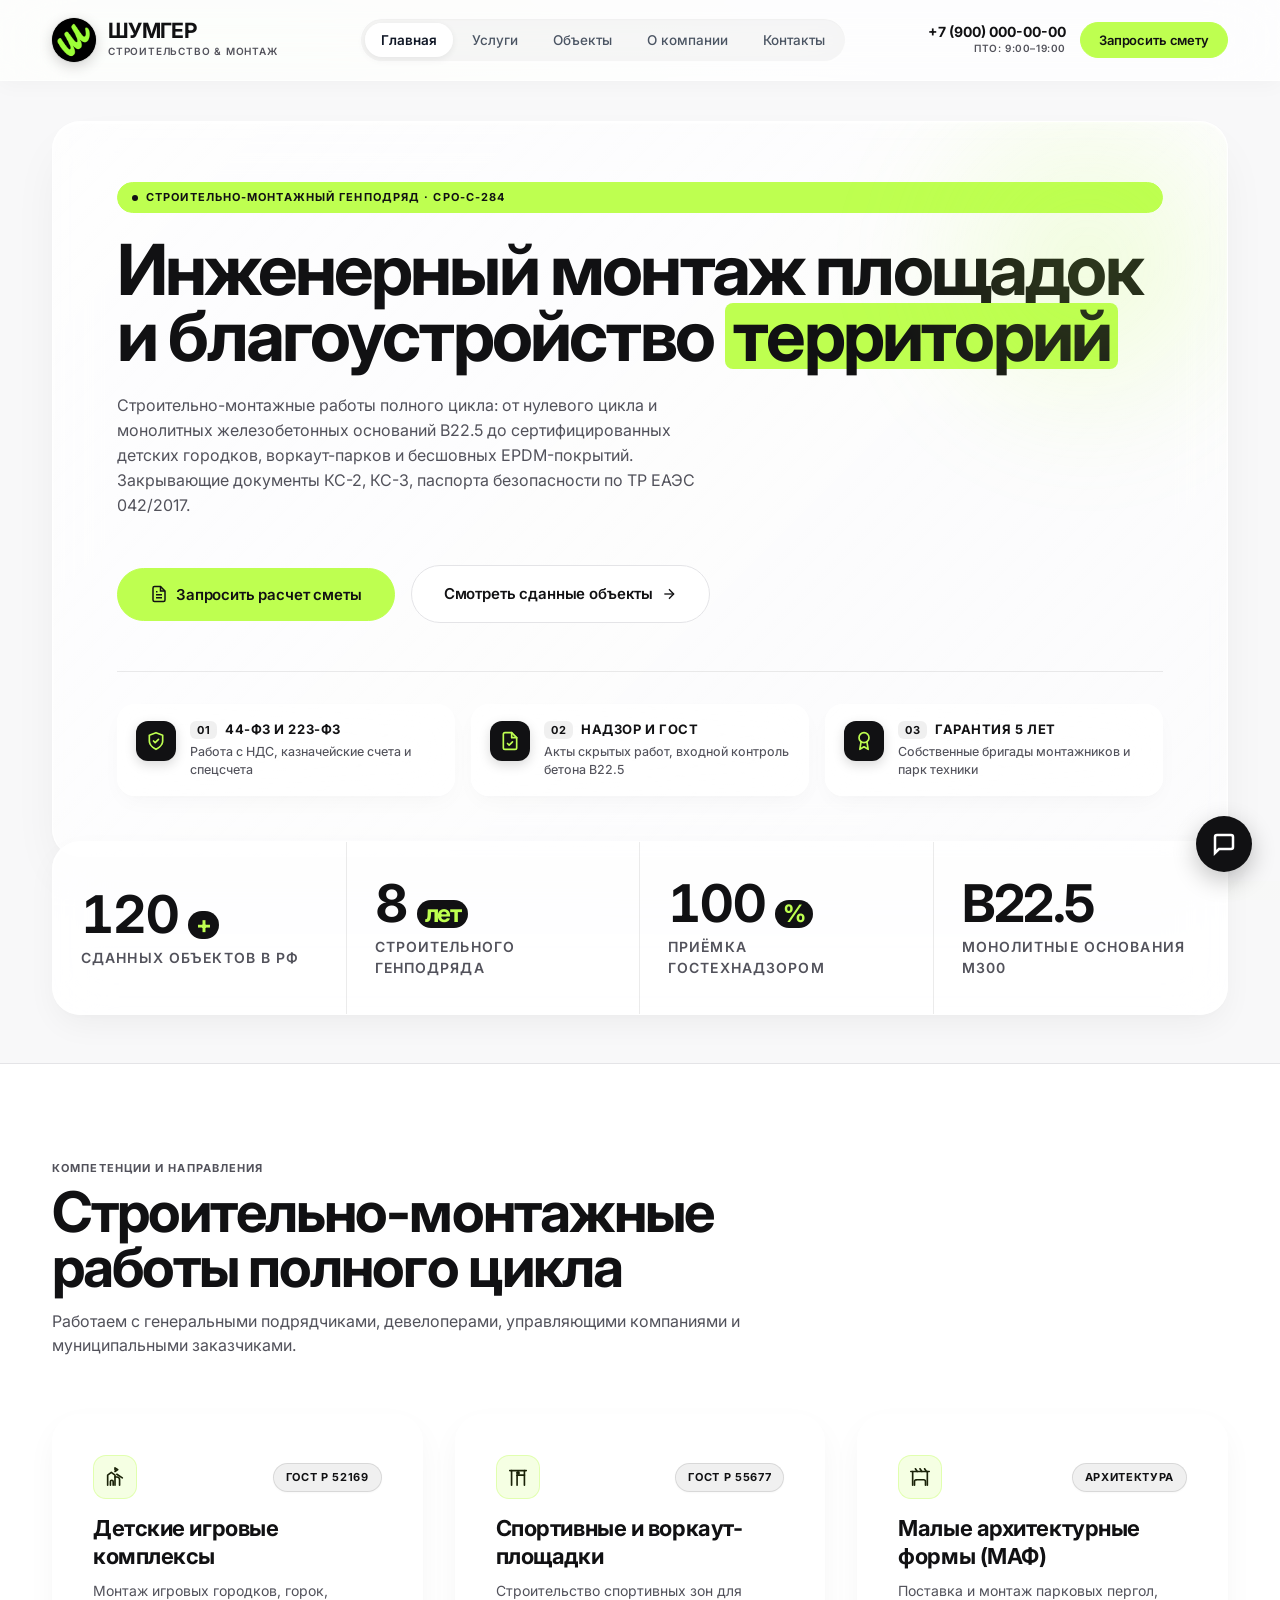
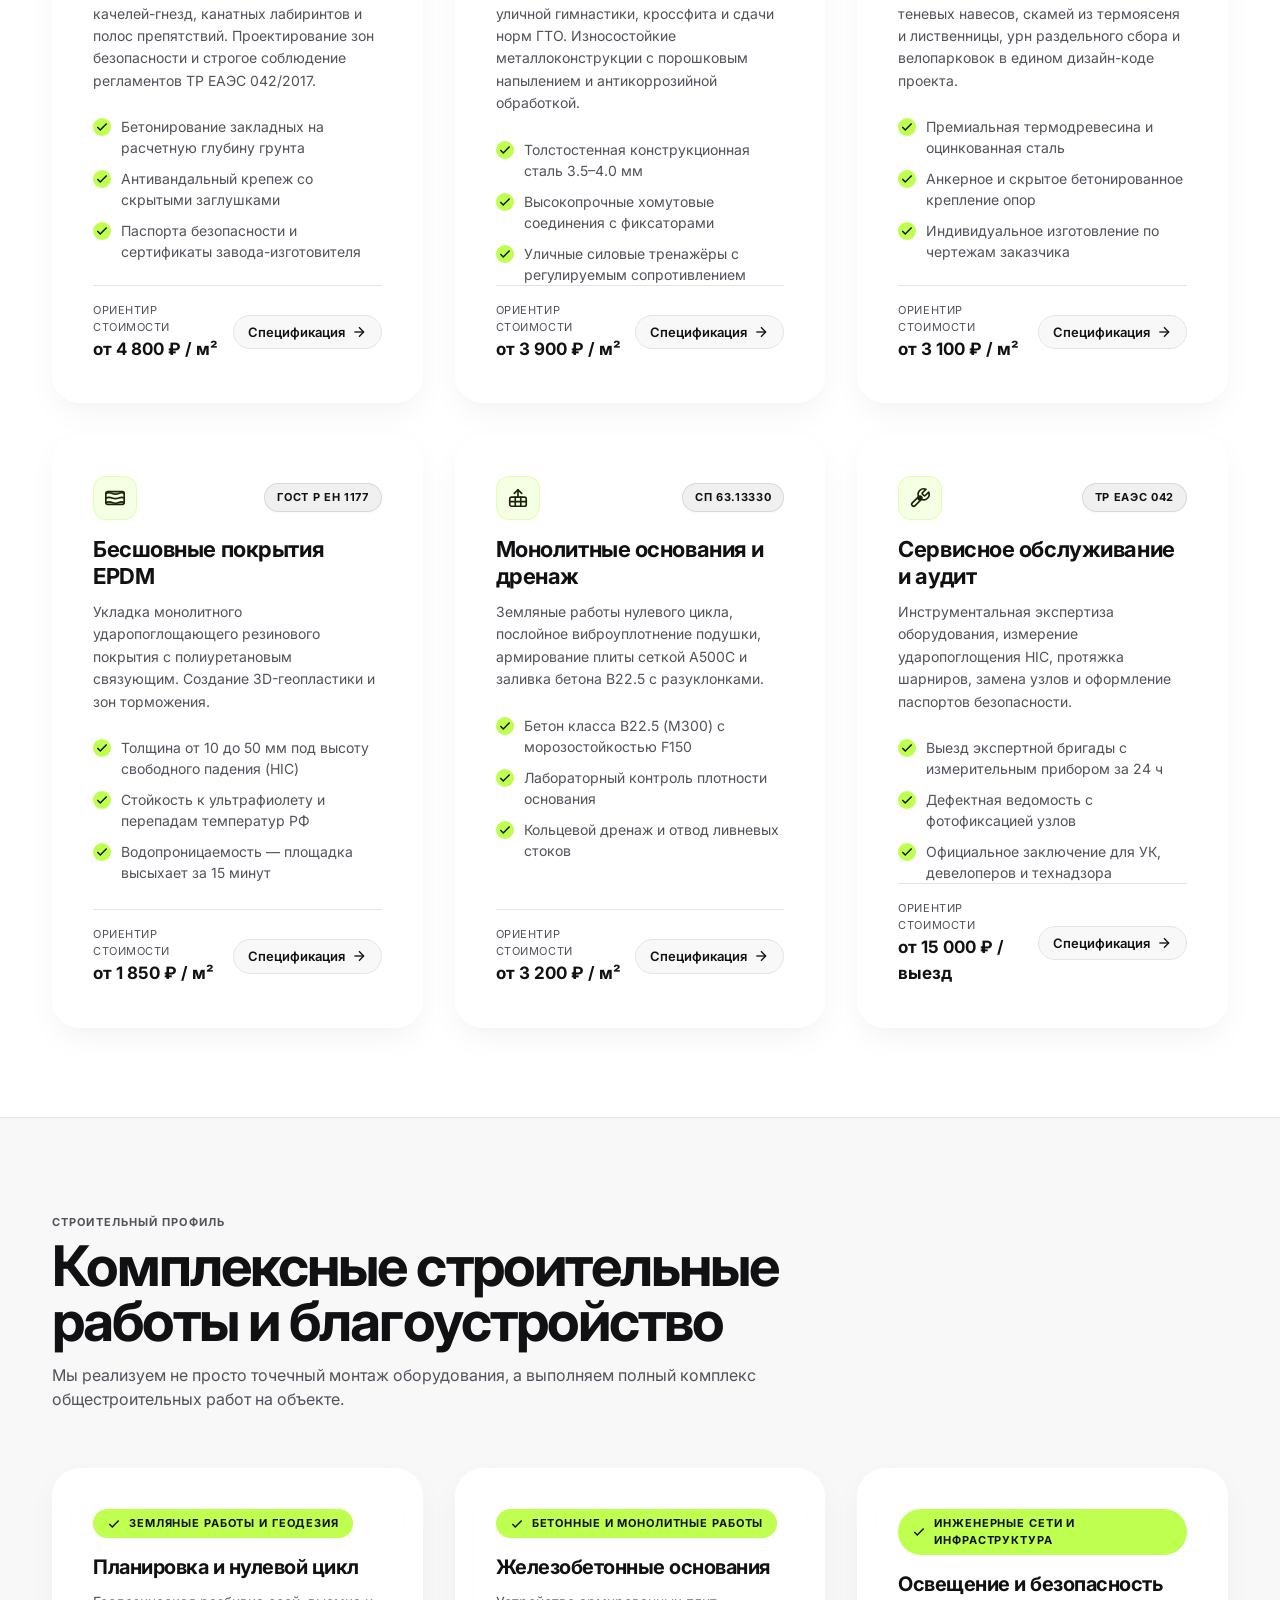
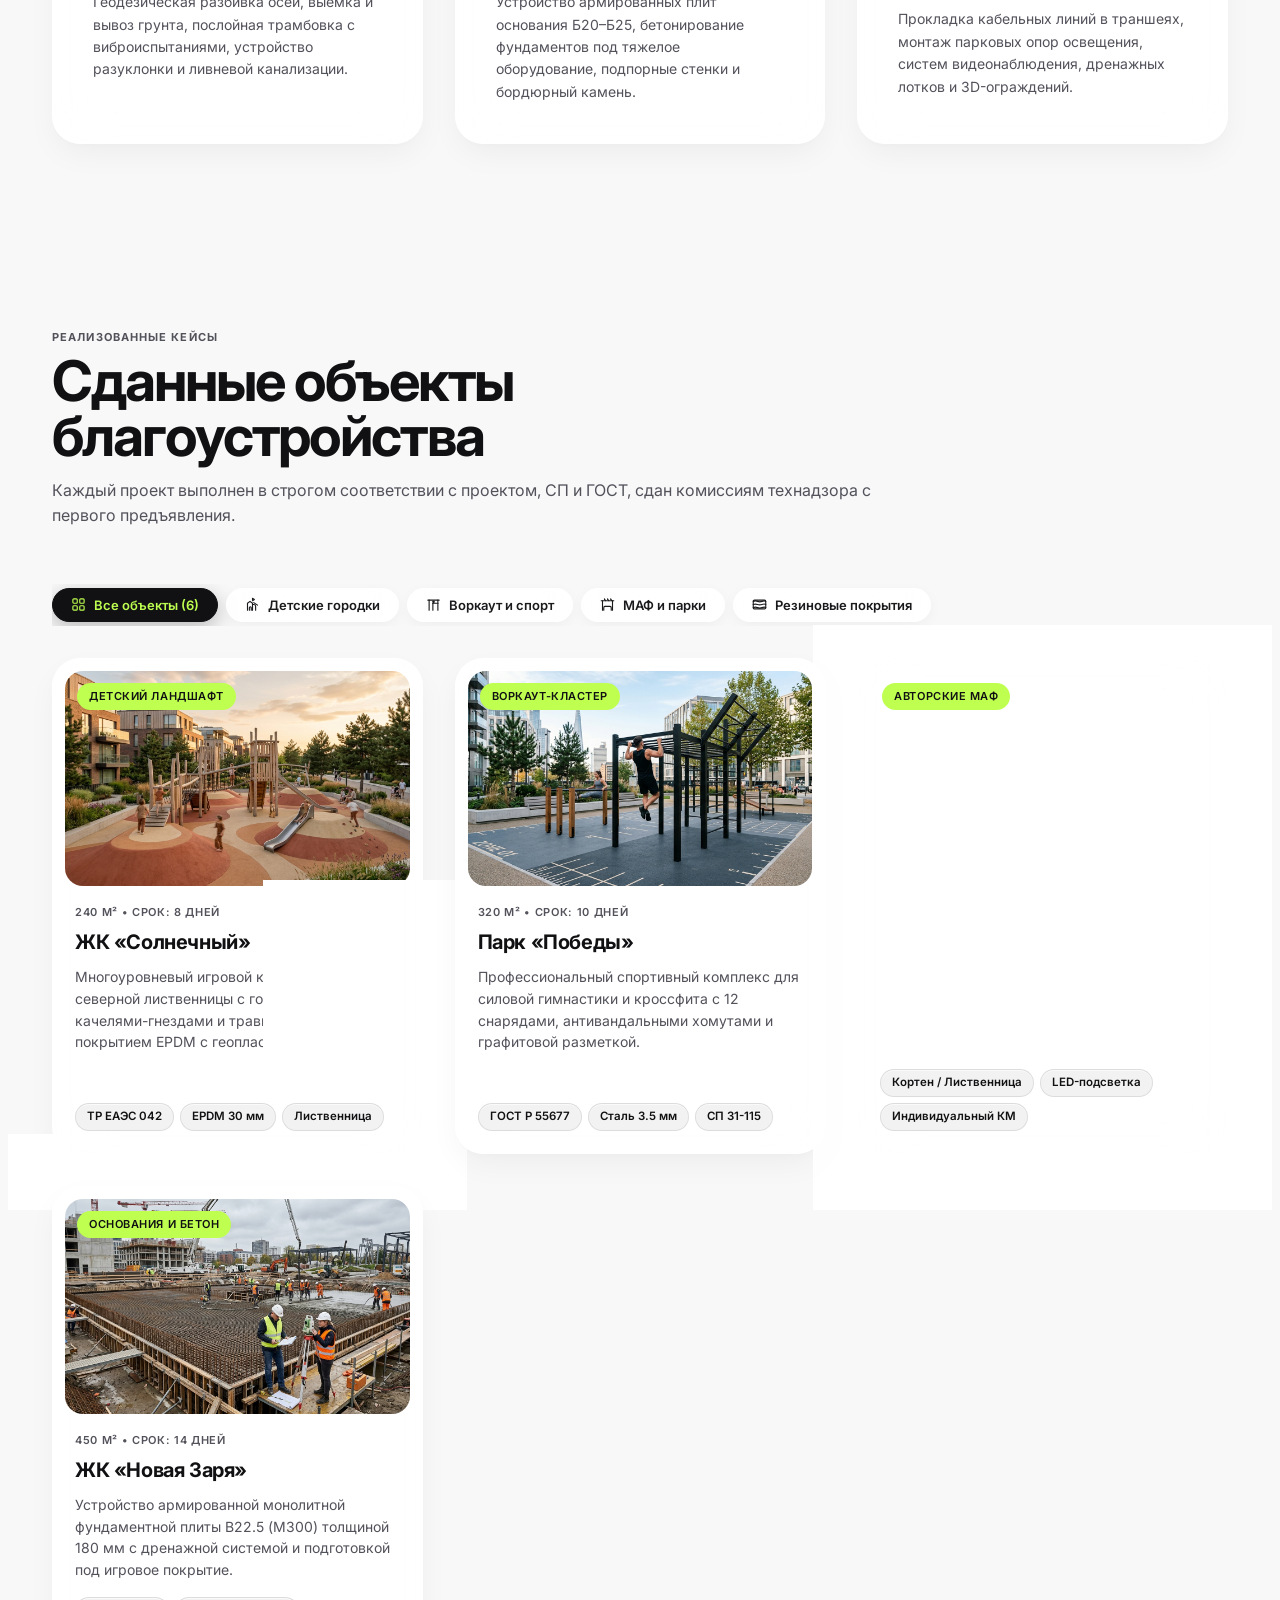
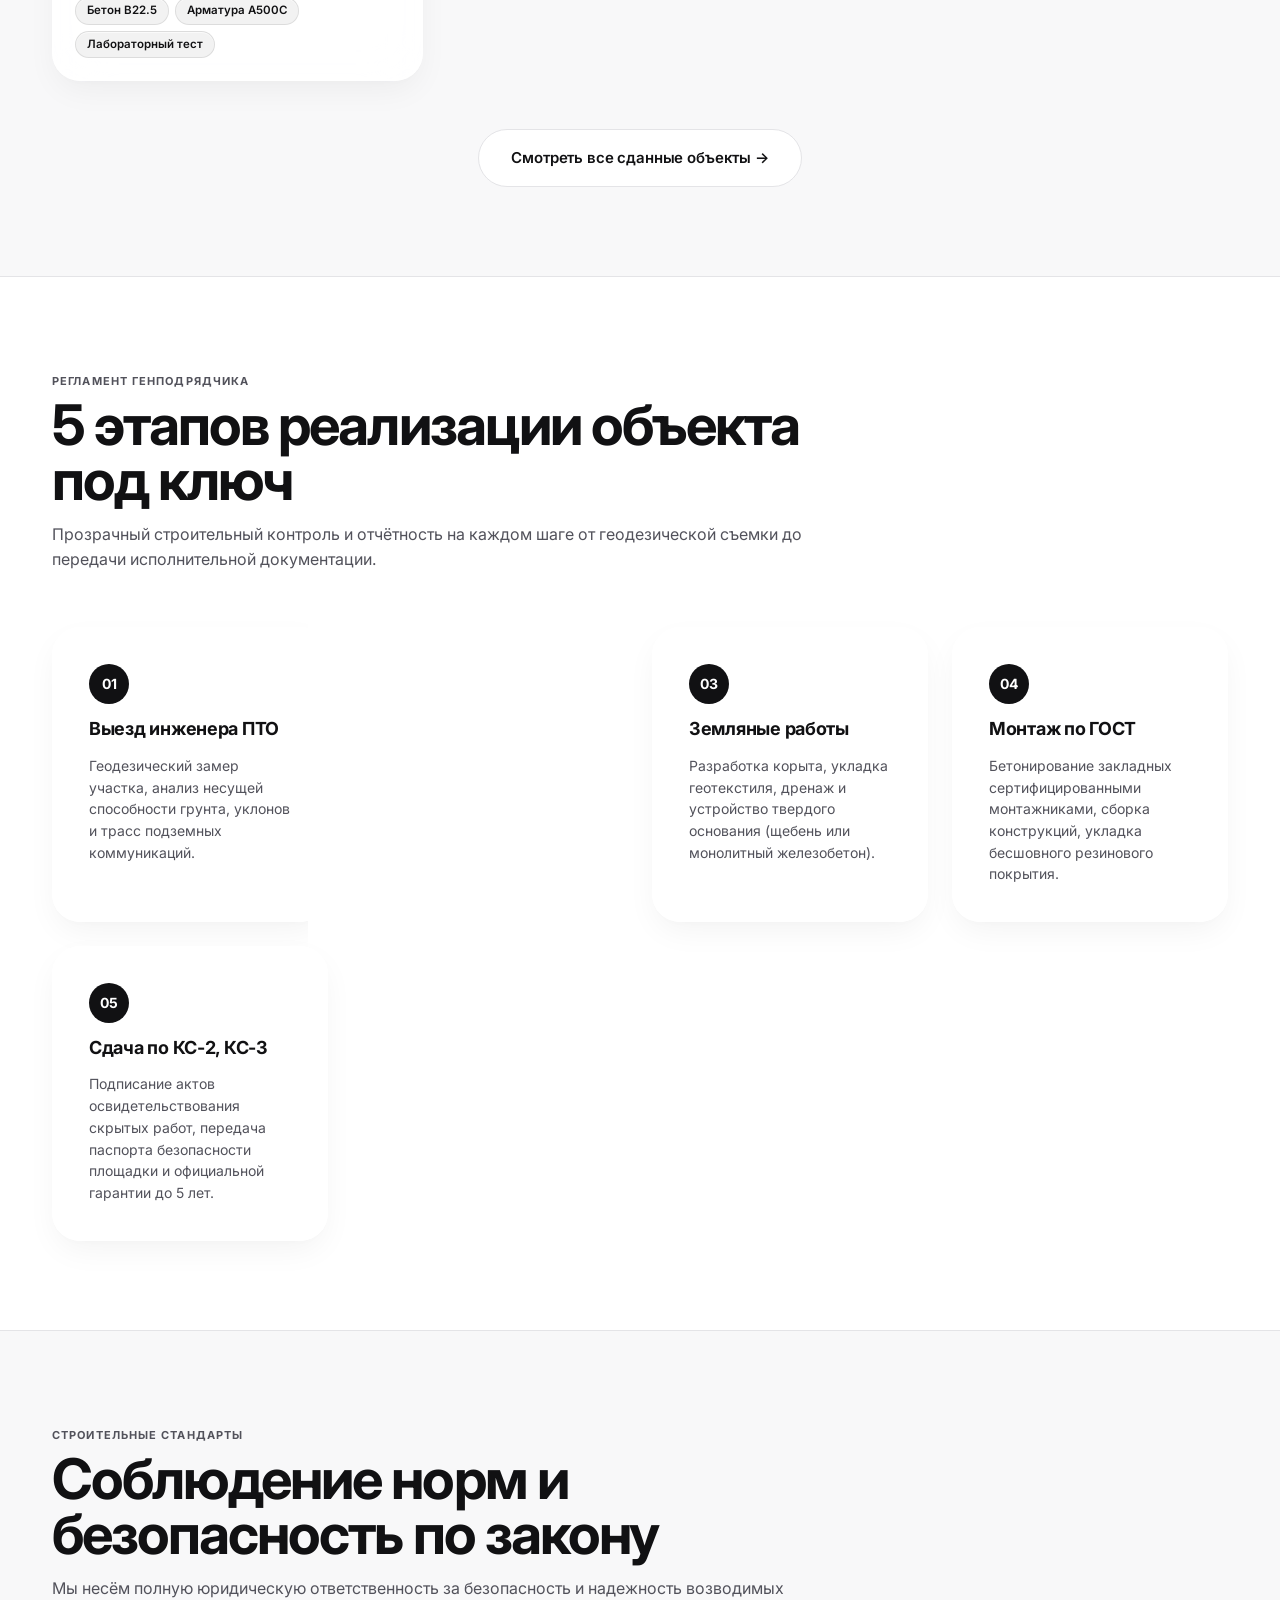
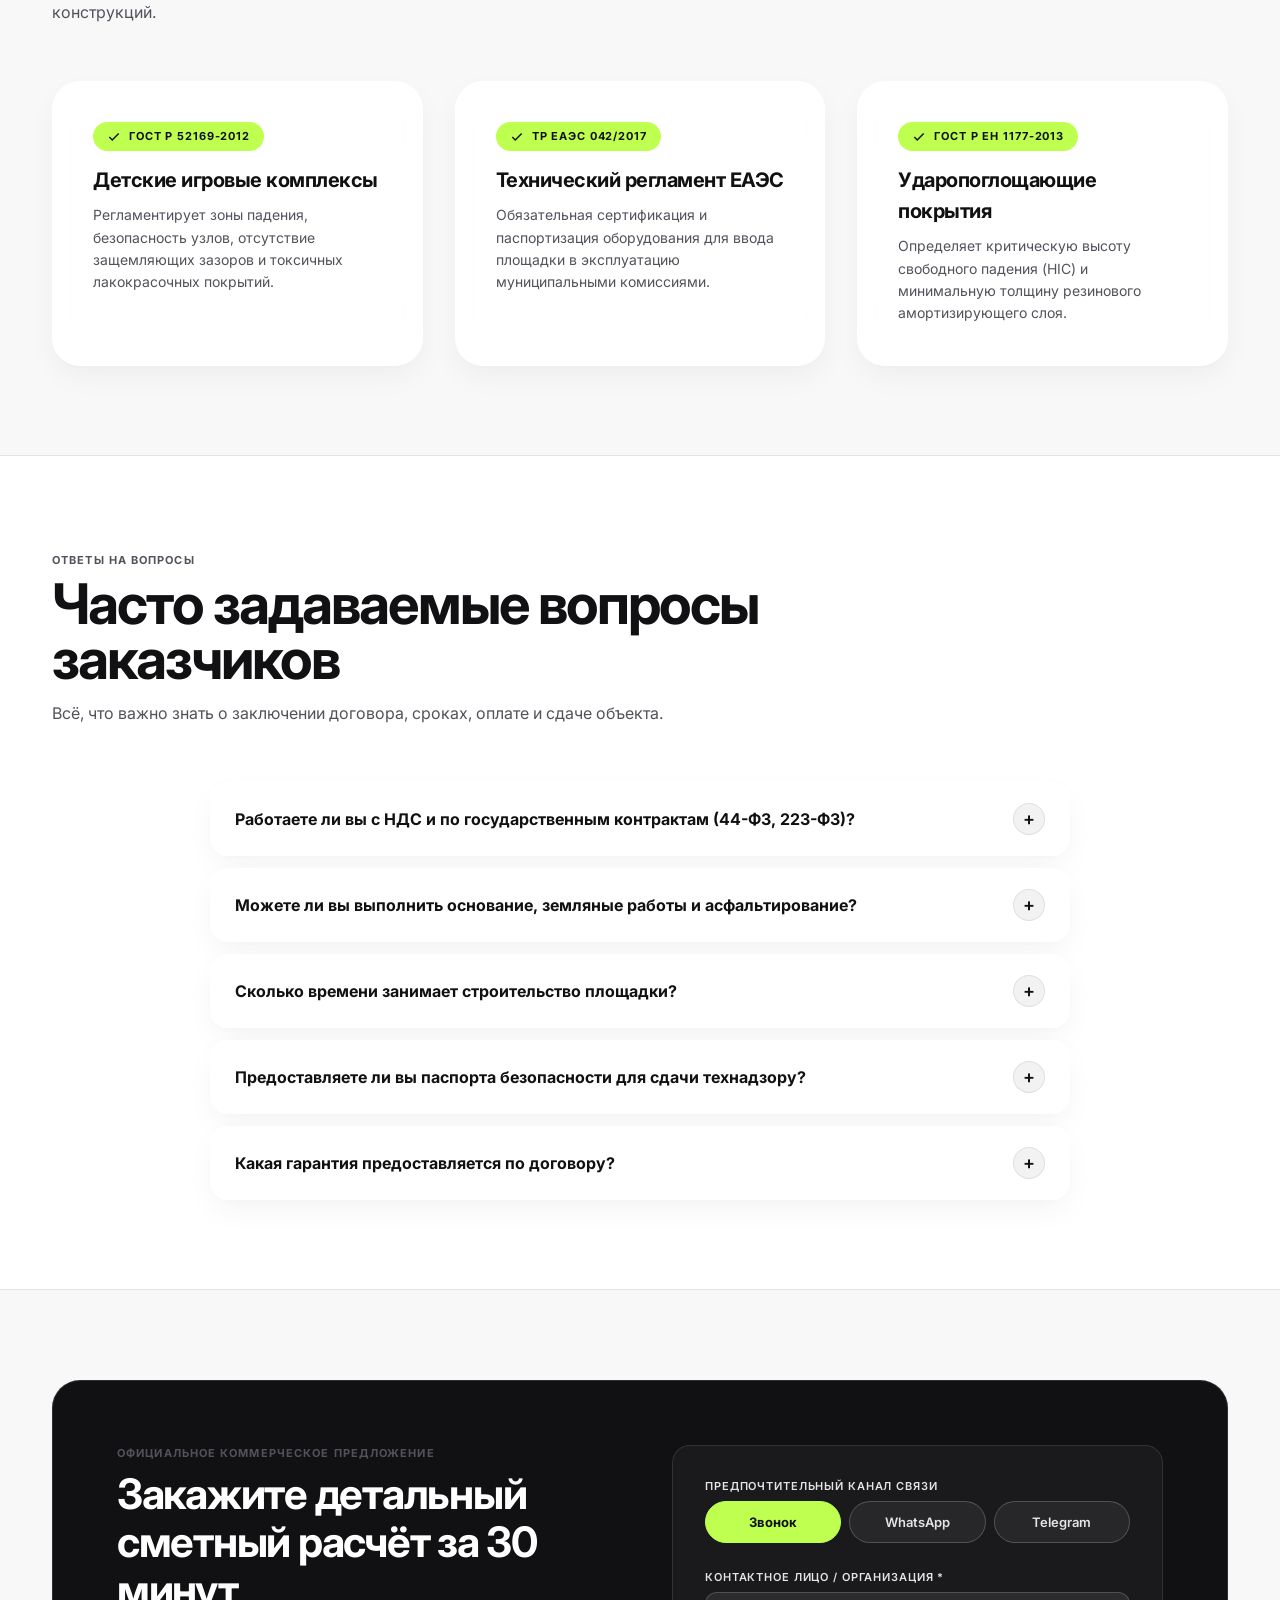
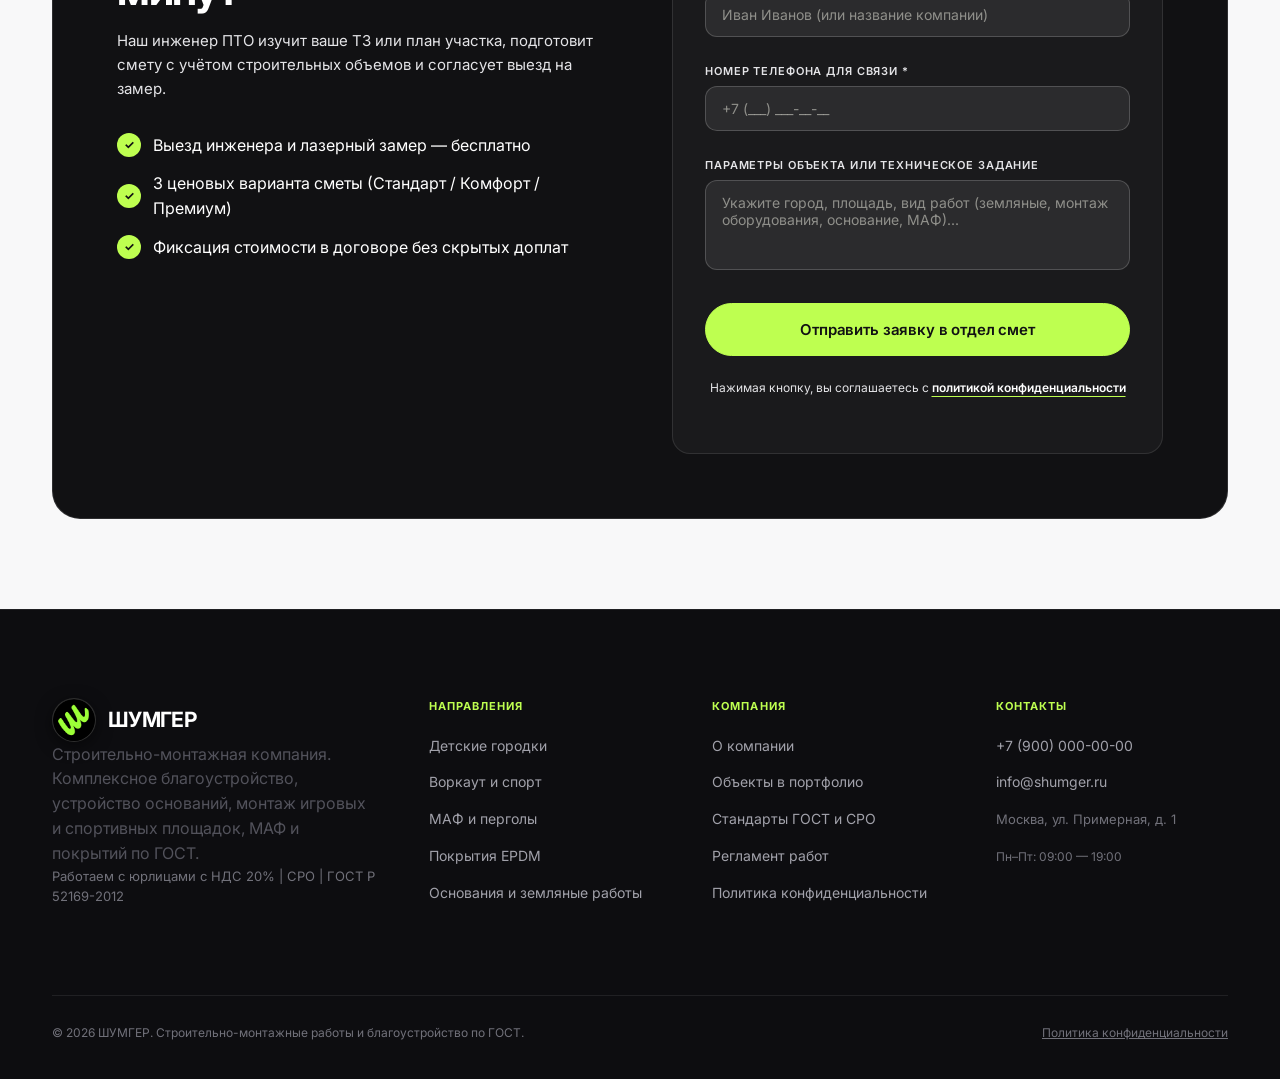
<file: index.html>
<!DOCTYPE html>
<html lang="ru">
<head>
  <meta charset="UTF-8">
  <meta name="viewport" content="width=device-width, initial-scale=1.0">
  <title>ШУМГЕР — Строительно-монтажная компания. Благоустройство и монтаж площадок по ГОСТ</title>
  <meta name="description" content="Строительно-монтажные работы, благоустройство территорий, устройство оснований, монтаж детских городков, воркаут-зон и МАФ по ГОСТ и СНиП. Работаем с НДС, генподряд, гарантия по договору до 5 лет.">
  <link rel="canonical" href="https://shumger.ru/">
  <meta name="theme-color" content="#111113">

  <!-- Open Graph -->
  <meta property="og:type" content="website">
  <meta property="og:site_name" content="ШУМГЕР">
  <meta property="og:title" content="ШУМГЕР — Монтаж площадок и благоустройство территорий по ГОСТ">
  <meta property="og:description" content="Строительно-монтажные работы под ключ: детские игровые комплексы, спортивные зоны, МАФ, покрытия и основания.">
  <meta property="og:url" content="https://shumger.ru/">
  <meta property="og:image" content="https://shumger.ru/og-image.png">
  <meta property="og:locale" content="ru_RU">

  <!-- Favicon -->
  <link rel="icon" type="image/x-icon" href="favicon.ico">
  <link rel="icon" type="image/png" sizes="32x32" href="assets/images/favicon-32x32.png">
  <link rel="icon" type="image/png" sizes="192x192" href="assets/images/favicon.png">
  <link rel="icon" type="image/svg+xml" href="assets/images/favicon.svg">
  <link rel="apple-touch-icon" href="assets/images/favicon.png">

  <!-- Google Fonts: Inter -->
  <link rel="preconnect" href="https://fonts.googleapis.com">
  <link rel="preconnect" href="https://fonts.gstatic.com" crossorigin>
  <link rel="preconnect" href="https://fonts.googleapis.com">
  <link rel="preconnect" href="https://fonts.gstatic.com" crossorigin>
  <link href="https://fonts.googleapis.com/css2?family=Inter:wght@400;500;600;700&display=swap" rel="stylesheet">

  <!-- Schema.org Structured Data (JSON-LD) -->
  <script type="application/ld+json">
  {
    "@context": "https://schema.org",
    "@type": "GeneralContractor",
    "name": "ШУМГЕР",
    "alternateName": "Строительно-монтажная компания ШУМГЕР",
    "image": "https://shumger.ru/og-image.png",
    "logo": "https://shumger.ru/assets/images/logo.png",
    "url": "https://shumger.ru/",
    "telephone": "+7-900-000-00-00",
    "email": "info@shumger.ru",
    "priceRange": "$$",
    "address": {
      "@type": "PostalAddress",
      "streetAddress": "ул. Примерная, д. 1, стр. 2",
      "addressLocality": "Москва",
      "addressCountry": "RU"
    },
    "openingHoursSpecification": {
      "@type": "OpeningHoursSpecification",
      "dayOfWeek": ["Monday", "Tuesday", "Wednesday", "Thursday", "Friday"],
      "opens": "09:00",
      "closes": "19:00"
    },
    "sameAs": [
      "https://t.me/shumger"
    ],
    "hasOfferCatalog": {
      "@type": "OfferCatalog",
      "name": "Строительно-монтажные услуги",
      "itemListElement": [
        {
          "@type": "Offer",
          "itemOffered": {
            "@type": "Service",
            "name": "Монтаж детских игровых площадок по ГОСТ",
            "description": "Установка игровых городков, качелей, каруселей по ГОСТ Р 52169-2012 с паспортом безопасности"
          }
        },
        {
          "@type": "Offer",
          "itemOffered": {
            "@type": "Service",
            "name": "Монтаж воркаут-зон и спортивных комплексов",
            "description": "Спортивные тренажеры, полосы препятствий и уличный воркаут"
          }
        },
        {
          "@type": "Offer",
          "itemOffered": {
            "@type": "Service",
            "name": "Монтаж малых архитектурных форм (МАФ)",
            "description": "Перголы, скамьи, навесы, ограждения и урны"
          }
        },
        {
          "@type": "Offer",
          "itemOffered": {
            "@type": "Service",
            "name": "Укладка бесшовных резиновых и EPDM покрытий",
            "description": "Травмобезопасные ударопоглощающие покрытия для детских и спортивных зон"
          }
        },
        {
          "@type": "Offer",
          "itemOffered": {
            "@type": "Service",
            "name": "Устройство бетонных и щебеночных оснований",
            "description": "Монолитные железобетонные плиты B22.5 и дренажные основания"
          }
        },
        {
          "@type": "Offer",
          "itemOffered": {
            "@type": "Service",
            "name": "Сервисное обслуживание и ремонт площадок",
            "description": "Ежегодный аудит безопасности, протяжка узлов и ремонт покрытий"
          }
        }
      ]
    }
  }
  </script>

  <link rel="stylesheet" href="assets/css/style.css">
</head>
<body>

  <a class="skip-link" href="#main-content">Перейти к основному содержанию</a>

  <!-- ==========================================================================
       Шапка сайта (Header)
       ========================================================================== -->
  <header class="header">
    <div class="container">
      <nav class="nav" aria-label="Основная навигация">
        <a href="index.html" class="logo" aria-label="ШУМГЕР — Строительно-монтажная компания">
          <div class="logo-icon" aria-hidden="true"><img src="assets/images/logo.png" alt="ШУМГЕР" class="logo-img" width="44" height="44"></div>
          <div class="logo-text">
            <span class="logo-title">ШУМГЕР</span>
            <span class="logo-tag">Строительство & Монтаж</span>
          </div>
        </a>

        <ul class="nav-menu" id="navMenu">
          <li><a href="index.html" class="nav-link active">Главная</a></li>
          <li><a href="services.html" class="nav-link">Услуги</a></li>
          <li><a href="portfolio.html" class="nav-link">Объекты</a></li>
          <li><a href="about.html" class="nav-link">О компании</a></li>
          <li><a href="contacts.html" class="nav-link">Контакты</a></li>
        </ul>

        <div class="nav-actions">
          <a href="tel:+79000000000" class="header-phone" aria-label="Позвонить в компанию">
            <span class="header-phone-number">+7 (900) 000-00-00</span>
            <span class="header-phone-hint">ПТО: 9:00–19:00</span>
          </a>
          <button type="button" class="btn btn-primary btn-sm" data-lead-trigger="Заявка из шапки">Запросить смету</button>
        </div>

        <button class="nav-toggle" type="button" aria-label="Открыть меню" aria-expanded="false" aria-controls="mobileDrawer">
          <svg viewBox="0 0 24 24" fill="none" stroke="currentColor" stroke-width="2" stroke-linecap="round"><line x1="3" y1="12" x2="21" y2="12"></line><line x1="3" y1="6" x2="21" y2="6"></line><line x1="3" y1="18" x2="21" y2="18"></line></svg>
        </button>
      </nav>
    </div>
  </header>

  <!-- Мобильное меню (Drawer) -->
  <div class="mobile-drawer-backdrop" id="drawerBackdrop"></div>
  <aside class="mobile-drawer" id="mobileDrawer" aria-label="Мобильное меню">
    <div>
      <div class="drawer-header">
        <div class="logo">
          <div class="logo-icon" aria-hidden="true"><img src="assets/images/logo.png" alt="ШУМГЕР" class="logo-img" width="44" height="44"></div>
          <span class="logo-title">ШУМГЕР</span>
        </div>
        <button class="drawer-close" aria-label="Закрыть меню">✕</button>
      </div>

      <nav class="drawer-nav">
        <a href="index.html" class="drawer-link active">Главная</a>
        <a href="services.html" class="drawer-link">Услуги</a>
        <a href="portfolio.html" class="drawer-link">Объекты</a>
        <a href="about.html" class="drawer-link">О компании</a>
        <a href="contacts.html" class="drawer-link">Контакты</a>
      </nav>
    </div>

    <div class="drawer-footer">
      <a href="tel:+79000000000" class="btn btn-ghost btn-block">
        +7 (900) 000-00-00
      </a>
      <button type="button" class="btn btn-primary btn-block" data-lead-trigger="Заявка из моб. меню">Оставить заявку</button>
    </div>
  </aside>

  <!-- ==========================================================================
       Основной контент (Main)
       ========================================================================== -->
  <main id="main-content">

        <!-- HERO SECTION: Архитектурный двуколоночный блок -->
    <section class="hero">
      <div class="container">
        <div class="hero-grid">
          <!-- Левая колонка: Текст и призывы в премиальной панели Liquid Glass -->
          <div class="hero-left hero-glass-panel">
            <div class="hero-tech-kicker">
              <span class="tech-dot"></span>
              <span>СТРОИТЕЛЬНО-МОНТАЖНЫЙ ГЕНПОДРЯД · СРО-С-284</span>
            </div>

            <h1 class="hero-title">
              Инженерный монтаж площадок и благоустройство <span class="hero-title-accent">территорий</span>
            </h1>

            <p class="hero-lead">
              Строительно-монтажные работы полного цикла: от нулевого цикла и монолитных железобетонных оснований B22.5 до сертифицированных детских городков, воркаут-парков и бесшовных EPDM-покрытий. Закрывающие документы КС-2, КС-3, паспорта безопасности по ТР ЕАЭС 042/2017.
            </p>

            <div class="hero-actions">
              <button type="button" class="btn btn-primary btn-lg" data-lead-trigger="Главный экран: Запросить смету">
                <svg width="18" height="18" viewBox="0 0 24 24" fill="none" stroke="currentColor" stroke-width="2"><path d="M14 2H6a2 2 0 0 0-2 2v16a2 2 0 0 0 2 2h12a2 2 0 0 0 2-2V8z"></path><polyline points="14 2 14 8 20 8"></polyline><line x1="16" y1="13" x2="8" y2="13"></line><line x1="16" y1="17" x2="8" y2="17"></line><polyline points="10 9 9 9 8 9"></polyline></svg>
                Запросить расчет сметы
              </button>
              <a href="portfolio.html" class="btn btn-outline-light btn-lg">
                Смотреть сданные объекты
                <svg width="16" height="16" viewBox="0 0 24 24" fill="none" stroke="currentColor" stroke-width="2"><line x1="5" y1="12" x2="19" y2="12"></line><polyline points="12 5 19 12 12 19"></polyline></svg>
              </a>
            </div>

            <div class="hero-specs-row">
              <div class="hero-spec-card">
                <div class="hero-spec-icon-box" aria-hidden="true">
                  <svg width="20" height="20" viewBox="0 0 24 24" fill="none" stroke="currentColor" stroke-width="2" stroke-linecap="round" stroke-linejoin="round">
                    <path d="M12 22s8-4 8-10V5l-8-3-8 3v7c0 6 8 10 8 10z"></path>
                    <path d="m9 12 2 2 4-4"></path>
                  </svg>
                </div>
                <div class="hero-spec-content">
                  <div class="hero-spec-header">
                    <span class="hero-spec-num">01</span>
                    <span class="hero-spec-code">44-ФЗ И 223-ФЗ</span>
                  </div>
                  <span class="hero-spec-text">Работа с НДС, казначейские счета и спецсчета</span>
                </div>
              </div>

              <div class="hero-spec-card">
                <div class="hero-spec-icon-box" aria-hidden="true">
                  <svg width="20" height="20" viewBox="0 0 24 24" fill="none" stroke="currentColor" stroke-width="2" stroke-linecap="round" stroke-linejoin="round">
                    <path d="M14 2H6a2 2 0 0 0-2 2v16a2 2 0 0 0 2 2h12a2 2 0 0 0 2-2V8z"></path>
                    <polyline points="14 2 14 8 20 8"></polyline>
                    <path d="m9 15 2 2 4-4"></path>
                  </svg>
                </div>
                <div class="hero-spec-content">
                  <div class="hero-spec-header">
                    <span class="hero-spec-num">02</span>
                    <span class="hero-spec-code">НАДЗОР И ГОСТ</span>
                  </div>
                  <span class="hero-spec-text">Акты скрытых работ, входной контроль бетона B22.5</span>
                </div>
              </div>

              <div class="hero-spec-card">
                <div class="hero-spec-icon-box" aria-hidden="true">
                  <svg width="20" height="20" viewBox="0 0 24 24" fill="none" stroke="currentColor" stroke-width="2" stroke-linecap="round" stroke-linejoin="round">
                    <circle cx="12" cy="8" r="6"></circle>
                    <path d="M15.477 12.89 17 22l-5-3-5 3 1.523-9.11"></path>
                  </svg>
                </div>
                <div class="hero-spec-content">
                  <div class="hero-spec-header">
                    <span class="hero-spec-num">03</span>
                    <span class="hero-spec-code">ГАРАНТИЯ 5 ЛЕТ</span>
                  </div>
                  <span class="hero-spec-text">Собственные бригады монтажников и парк техники</span>
                </div>
              </div>
            </div>
          </div>
        </div>
      </div>
    </section>

    <!-- СТРОИТЕЛЬНЫЕ ПОКАЗАТЕЛИ (Швейцарская полоса) -->
    <div class="container">
      <div class="stats-strip">
        <div class="stat-cell">
          <div class="stat-number"><span data-count="120">120</span><span class="stat-suffix">+</span></div>
          <div class="stat-label">Сданных объектов в РФ</div>
        </div>
        <div class="stat-cell">
          <div class="stat-number"><span data-count="8">8</span><span class="stat-suffix">лет</span></div>
          <div class="stat-label">Строительного генподряда</div>
        </div>
        <div class="stat-cell">
          <div class="stat-number"><span data-count="100">100</span><span class="stat-suffix">%</span></div>
          <div class="stat-label">Приёмка Гостехнадзором</div>
        </div>
        <div class="stat-cell">
          <div class="stat-number"><span>В22.5</span></div>
          <div class="stat-label">Монолитные основания М300</div>
        </div>
      </div>
    </div>

    <!-- СЕКЦИЯ: НАШИ НАПРАВЛЕНИЯ -->
    <section class="section section-alt" id="services">
      <div class="container">
        <div class="section-header">
          <span class="eyebrow">КОМПЕТЕНЦИИ И НАПРАВЛЕНИЯ</span>
          <h2 class="section-title">Строительно-монтажные работы полного цикла</h2>
          <p class="section-subtitle">Работаем с генеральными подрядчиками, девелоперами, управляющими компаниями и муниципальными заказчиками.</p>
        </div>

        <div class="services-grid">
          <!-- Направление 1: Детские городки -->
          <div class="service-card">
            <div>
              <div class="service-top">
                <div class="service-icon-box">
                  <svg width="22" height="22" viewBox="0 0 24 24" fill="none" stroke="currentColor" stroke-width="1.8" stroke-linecap="round" stroke-linejoin="round"><path d="M4 21V10l4-3 4 3v11"></path><path d="M12 4V2l3 2-3 2"></path><path d="M7 21v-4a1.5 1.5 0 0 1 3 0v4"></path><path d="M12 12h2a3 3 0 0 1 3 3v6"></path><path d="M14 9l6 4"></path></svg>
                </div>
                <span class="service-tag">ГОСТ Р 52169</span>
              </div>
              <h3 class="service-title">Детские игровые комплексы</h3>
              <p class="service-desc">Монтаж игровых городков, горок, качелей-гнезд, канатных лабиринтов и полос препятствий. Проектирование зон безопасности и строгое соблюдение регламентов ТР ЕАЭС 042/2017.</p>
              <ul class="service-features-list">
                <li><svg width="16" height="16" viewBox="0 0 24 24" fill="none" stroke="currentColor" stroke-width="2.5"><polyline points="20 6 9 17 4 12"></polyline></svg>Бетонирование закладных на расчетную глубину грунта</li>
                <li><svg width="16" height="16" viewBox="0 0 24 24" fill="none" stroke="currentColor" stroke-width="2.5"><polyline points="20 6 9 17 4 12"></polyline></svg>Антивандальный крепеж со скрытыми заглушками</li>
                <li><svg width="16" height="16" viewBox="0 0 24 24" fill="none" stroke="currentColor" stroke-width="2.5"><polyline points="20 6 9 17 4 12"></polyline></svg>Паспорта безопасности и сертификаты завода-изготовителя</li>
              </ul>
            </div>
            <div class="service-footer">
              <div>
                <div class="service-price-hint">Ориентир стоимости</div>
                <div class="service-price-value">от 4 800 ₽ / м²</div>
              </div>
              <a href="services.html#detskie" class="service-link">
                Спецификация
                <svg width="16" height="16" viewBox="0 0 24 24" fill="none" stroke="currentColor" stroke-width="2"><line x1="5" y1="12" x2="19" y2="12"></line><polyline points="12 5 19 12 12 19"></polyline></svg>
              </a>
            </div>
          </div>

          <!-- Направление 2: Воркаут и спорт -->
          <div class="service-card">
            <div>
              <div class="service-top">
                <div class="service-icon-box">
                  <svg width="22" height="22" viewBox="0 0 24 24" fill="none" stroke="currentColor" stroke-width="1.8" stroke-linecap="round" stroke-linejoin="round"><line x1="3" y1="5" x2="21" y2="5"></line><line x1="5" y1="5" x2="5" y2="21"></line><line x1="19" y1="5" x2="19" y2="21"></line><line x1="11" y1="10" x2="19" y2="10"></line><line x1="11" y1="10" x2="11" y2="21"></line><circle cx="12" cy="7.5" r="1.2" fill="currentColor"></circle></svg>
                </div>
                <span class="service-tag">ГОСТ Р 55677</span>
              </div>
              <h3 class="service-title">Спортивные и воркаут-площадки</h3>
              <p class="service-desc">Строительство спортивных зон для уличной гимнастики, кроссфита и сдачи норм ГТО. Износостойкие металлоконструкции с порошковым напылением и антикоррозийной обработкой.</p>
              <ul class="service-features-list">
                <li><svg width="16" height="16" viewBox="0 0 24 24" fill="none" stroke="currentColor" stroke-width="2.5"><polyline points="20 6 9 17 4 12"></polyline></svg>Толстостенная конструкционная сталь 3.5–4.0 мм</li>
                <li><svg width="16" height="16" viewBox="0 0 24 24" fill="none" stroke="currentColor" stroke-width="2.5"><polyline points="20 6 9 17 4 12"></polyline></svg>Высокопрочные хомутовые соединения с фиксаторами</li>
                <li><svg width="16" height="16" viewBox="0 0 24 24" fill="none" stroke="currentColor" stroke-width="2.5"><polyline points="20 6 9 17 4 12"></polyline></svg>Уличные силовые тренажёры с регулируемым сопротивлением</li>
              </ul>
            </div>
            <div class="service-footer">
              <div>
                <div class="service-price-hint">Ориентир стоимости</div>
                <div class="service-price-value">от 3 900 ₽ / м²</div>
              </div>
              <a href="services.html#workout" class="service-link">
                Спецификация
                <svg width="16" height="16" viewBox="0 0 24 24" fill="none" stroke="currentColor" stroke-width="2"><line x1="5" y1="12" x2="19" y2="12"></line><polyline points="12 5 19 12 12 19"></polyline></svg>
              </a>
            </div>
          </div>

          <!-- Направление 3: МАФ -->
          <div class="service-card">
            <div>
              <div class="service-top">
                <div class="service-icon-box">
                  <svg width="22" height="22" viewBox="0 0 24 24" fill="none" stroke="currentColor" stroke-width="1.8" stroke-linecap="round" stroke-linejoin="round"><line x1="2" y1="6" x2="22" y2="6"></line><line x1="4" y1="6" x2="4" y2="21"></line><line x1="20" y1="6" x2="20" y2="21"></line><line x1="7" y1="3" x2="9" y2="6"></line><line x1="12" y1="3" x2="14" y2="6"></line><line x1="17" y1="3" x2="19" y2="6"></line><path d="M8 15h8a2 2 0 0 1 2 2v4"></path><path d="M6 21v-4a2 2 0 0 1 2-2"></path></svg>
                </div>
                <span class="service-tag">Архитектура</span>
              </div>
              <h3 class="service-title">Малые архитектурные формы (МАФ)</h3>
              <p class="service-desc">Поставка и монтаж парковых пергол, теневых навесов, скамей из термоясеня и лиственницы, урн раздельного сбора и велопарковок в едином дизайн-коде проекта.</p>
              <ul class="service-features-list">
                <li><svg width="16" height="16" viewBox="0 0 24 24" fill="none" stroke="currentColor" stroke-width="2.5"><polyline points="20 6 9 17 4 12"></polyline></svg>Премиальная термодревесина и оцинкованная сталь</li>
                <li><svg width="16" height="16" viewBox="0 0 24 24" fill="none" stroke="currentColor" stroke-width="2.5"><polyline points="20 6 9 17 4 12"></polyline></svg>Анкерное и скрытое бетонированное крепление опор</li>
                <li><svg width="16" height="16" viewBox="0 0 24 24" fill="none" stroke="currentColor" stroke-width="2.5"><polyline points="20 6 9 17 4 12"></polyline></svg>Индивидуальное изготовление по чертежам заказчика</li>
              </ul>
            </div>
            <div class="service-footer">
              <div>
                <div class="service-price-hint">Ориентир стоимости</div>
                <div class="service-price-value">от 3 100 ₽ / м²</div>
              </div>
              <a href="services.html#maf" class="service-link">
                Спецификация
                <svg width="16" height="16" viewBox="0 0 24 24" fill="none" stroke="currentColor" stroke-width="2"><line x1="5" y1="12" x2="19" y2="12"></line><polyline points="12 5 19 12 12 19"></polyline></svg>
              </a>
            </div>
          </div>

          <!-- Направление 4: Покрытия -->
          <div class="service-card">
            <div>
              <div class="service-top">
                <div class="service-icon-box">
                  <svg width="22" height="22" viewBox="0 0 24 24" fill="none" stroke="currentColor" stroke-width="1.8" stroke-linecap="round" stroke-linejoin="round"><path d="M2 7c2.5-1 4.5-1 7 0s4.5 1 7 0 4.5-1 6 0"></path><path d="M2 12c2.5-1 4.5-1 7 0s4.5 1 7 0 4.5-1 6 0"></path><path d="M2 17c2.5-1 4.5-1 7 0s4.5 1 7 0 4.5-1 6 0"></path><rect x="2" y="5" width="20" height="14" rx="2"></rect></svg>
                </div>
                <span class="service-tag">ГОСТ Р ЕН 1177</span>
              </div>
              <h3 class="service-title">Бесшовные покрытия EPDM</h3>
              <p class="service-desc">Укладка монолитного ударопоглощающего резинового покрытия с полиуретановым связующим. Создание 3D-геопластики и зон торможения.</p>
              <ul class="service-features-list">
                <li><svg width="16" height="16" viewBox="0 0 24 24" fill="none" stroke="currentColor" stroke-width="2.5"><polyline points="20 6 9 17 4 12"></polyline></svg>Толщина от 10 до 50 мм под высоту свободного падения (HIC)</li>
                <li><svg width="16" height="16" viewBox="0 0 24 24" fill="none" stroke="currentColor" stroke-width="2.5"><polyline points="20 6 9 17 4 12"></polyline></svg>Стойкость к ультрафиолету и перепадам температур РФ</li>
                <li><svg width="16" height="16" viewBox="0 0 24 24" fill="none" stroke="currentColor" stroke-width="2.5"><polyline points="20 6 9 17 4 12"></polyline></svg>Водопроницаемость — площадка высыхает за 15 минут</li>
              </ul>
            </div>
            <div class="service-footer">
              <div>
                <div class="service-price-hint">Ориентир стоимости</div>
                <div class="service-price-value">от 1 850 ₽ / м²</div>
              </div>
              <a href="services.html#pokrytiya" class="service-link">
                Спецификация
                <svg width="16" height="16" viewBox="0 0 24 24" fill="none" stroke="currentColor" stroke-width="2"><line x1="5" y1="12" x2="19" y2="12"></line><polyline points="12 5 19 12 12 19"></polyline></svg>
              </a>
            </div>
          </div>

          <!-- Направление 5: Основания и бетон -->
          <div class="service-card">
            <div>
              <div class="service-top">
                <div class="service-icon-box">
                  <svg width="22" height="22" viewBox="0 0 24 24" fill="none" stroke="currentColor" stroke-width="1.8" stroke-linecap="round" stroke-linejoin="round"><rect x="3" y="11" width="18" height="10" rx="2"></rect><line x1="3" y1="16" x2="21" y2="16"></line><line x1="9" y1="11" x2="9" y2="21"></line><line x1="15" y1="11" x2="15" y2="21"></line><path d="M8 7l4-4 4 4"></path><line x1="12" y1="3" x2="12" y2="11"></line></svg>
                </div>
                <span class="service-tag">СП 63.13330</span>
              </div>
              <h3 class="service-title">Монолитные основания и дренаж</h3>
              <p class="service-desc">Земляные работы нулевого цикла, послойное виброуплотнение подушки, армирование плиты сеткой А500С и заливка бетона B22.5 с разуклонками.</p>
              <ul class="service-features-list">
                <li><svg width="16" height="16" viewBox="0 0 24 24" fill="none" stroke="currentColor" stroke-width="2.5"><polyline points="20 6 9 17 4 12"></polyline></svg>Бетон класса B22.5 (М300) с морозостойкостью F150</li>
                <li><svg width="16" height="16" viewBox="0 0 24 24" fill="none" stroke="currentColor" stroke-width="2.5"><polyline points="20 6 9 17 4 12"></polyline></svg>Лабораторный контроль плотности основания</li>
                <li><svg width="16" height="16" viewBox="0 0 24 24" fill="none" stroke="currentColor" stroke-width="2.5"><polyline points="20 6 9 17 4 12"></polyline></svg>Кольцевой дренаж и отвод ливневых стоков</li>
              </ul>
            </div>
            <div class="service-footer">
              <div>
                <div class="service-price-hint">Ориентир стоимости</div>
                <div class="service-price-value">от 3 200 ₽ / м²</div>
              </div>
              <a href="services.html#osnovaniya" class="service-link">
                Спецификация
                <svg width="16" height="16" viewBox="0 0 24 24" fill="none" stroke="currentColor" stroke-width="2"><line x1="5" y1="12" x2="19" y2="12"></line><polyline points="12 5 19 12 12 19"></polyline></svg>
              </a>
            </div>
          </div>

          <!-- Направление 6: ТО и аудит -->
          <div class="service-card">
            <div>
              <div class="service-top">
                <div class="service-icon-box">
                  <svg width="22" height="22" viewBox="0 0 24 24" fill="none" stroke="currentColor" stroke-width="1.8" stroke-linecap="round" stroke-linejoin="round"><path d="M14.7 6.3a1 1 0 0 0 0 1.4l1.6 1.6a1 1 0 0 0 1.4 0l3.77-3.77a6 6 0 0 1-7.94 7.94l-6.91 6.91a2.12 2.12 0 0 1-3-3l6.91-6.91a6 6 0 0 1 7.94-7.94l-3.76 3.76z"></path><circle cx="12" cy="12" r="2" fill="currentColor"></circle></svg>
                </div>
                <span class="service-tag">ТР ЕАЭС 042</span>
              </div>
              <h3 class="service-title">Сервисное обслуживание и аудит</h3>
              <p class="service-desc">Инструментальная экспертиза оборудования, измерение ударопоглощения HIC, протяжка шарниров, замена узлов и оформление паспортов безопасности.</p>
              <ul class="service-features-list">
                <li><svg width="16" height="16" viewBox="0 0 24 24" fill="none" stroke="currentColor" stroke-width="2.5"><polyline points="20 6 9 17 4 12"></polyline></svg>Выезд экспертной бригады с измерительным прибором за 24 ч</li>
                <li><svg width="16" height="16" viewBox="0 0 24 24" fill="none" stroke="currentColor" stroke-width="2.5"><polyline points="20 6 9 17 4 12"></polyline></svg>Дефектная ведомость с фотофиксацией узлов</li>
                <li><svg width="16" height="16" viewBox="0 0 24 24" fill="none" stroke="currentColor" stroke-width="2.5"><polyline points="20 6 9 17 4 12"></polyline></svg>Официальное заключение для УК, девелоперов и технадзора</li>
              </ul>
            </div>
            <div class="service-footer">
              <div>
                <div class="service-price-hint">Ориентир стоимости</div>
                <div class="service-price-value">от 15 000 ₽ / выезд</div>
              </div>
              <a href="services.html#obsluzhivanie" class="service-link">
                Спецификация
                <svg width="16" height="16" viewBox="0 0 24 24" fill="none" stroke="currentColor" stroke-width="2"><line x1="5" y1="12" x2="19" y2="12"></line><polyline points="12 5 19 12 12 19"></polyline></svg>
              </a>
            </div>
          </div>
        </div>
      </div>
    </section>

    <!-- СЕКЦИЯ: СТРОИТЕЛЬНЫЕ КОМПЕТЕНЦИИ И ГЕНПОДРЯД -->
    <section class="section" id="construction">
      <div class="container">
        <div class="section-header">
          <span class="eyebrow">СТРОИТЕЛЬНЫЙ ПРОФИЛЬ</span>
          <h2 class="section-title">Комплексные строительные работы и благоустройство</h2>
          <p class="section-subtitle">Мы реализуем не просто точечный монтаж оборудования, а выполняем полный комплекс общестроительных работ на объекте.</p>
        </div>

        <div class="standards-grid">
          <div class="standard-card">
            <div class="standard-code">
              <svg width="18" height="18" viewBox="0 0 24 24" fill="none" stroke="currentColor" stroke-width="2.5"><polyline points="20 6 9 17 4 12"></polyline></svg>
              Земляные работы и геодезия
            </div>
            <h3 class="standard-title">Планировка и нулевой цикл</h3>
            <p class="standard-text">Геодезическая разбивка осей, выемка и вывоз грунта, послойная трамбовка с виброиспытаниями, устройство разуклонки и ливневой канализации.</p>
          </div>

          <div class="standard-card">
            <div class="standard-code">
              <svg width="18" height="18" viewBox="0 0 24 24" fill="none" stroke="currentColor" stroke-width="2.5"><polyline points="20 6 9 17 4 12"></polyline></svg>
              Бетонные и монолитные работы
            </div>
            <h3 class="standard-title">Железобетонные основания</h3>
            <p class="standard-text">Устройство армированных плит основания Б20–Б25, бетонирование фундаментов под тяжелое оборудование, подпорные стенки и бордюрный камень.</p>
          </div>

          <div class="standard-card">
            <div class="standard-code">
              <svg width="18" height="18" viewBox="0 0 24 24" fill="none" stroke="currentColor" stroke-width="2.5"><polyline points="20 6 9 17 4 12"></polyline></svg>
              Инженерные сети и инфраструктура
            </div>
            <h3 class="standard-title">Освещение и безопасность</h3>
            <p class="standard-text">Прокладка кабельных линий в траншеях, монтаж парковых опор освещения, систем видеонаблюдения, дренажных лотков и 3D-ограждений.</p>
          </div>
        </div>
      </div>
    </section>

    <!-- СЕКЦИЯ: ОБЪЕКТЫ В ПОРТФОЛИО -->
    <section class="section" id="portfolio">
      <div class="container">
        <div class="section-header">
          <span class="eyebrow">РЕАЛИЗОВАННЫЕ КЕЙСЫ</span>
          <h2 class="section-title">Сданные объекты благоустройства</h2>
          <p class="section-subtitle">Каждый проект выполнен в строгом соответствии с проектом, СП и ГОСТ, сдан комиссиям технадзора с первого предъявления.</p>
        </div>

        <div class="services-filter-pills portfolio-filter-bar">
          <button type="button" class="services-filter-pill filter-btn active" data-filter="all">
            <svg width="15" height="15" viewBox="0 0 24 24" fill="none" stroke="currentColor" stroke-width="1.8" stroke-linecap="round" stroke-linejoin="round"><rect x="3" y="3" width="7" height="7" rx="1.5"></rect><rect x="14" y="3" width="7" height="7" rx="1.5"></rect><rect x="14" y="14" width="7" height="7" rx="1.5"></rect><rect x="3" y="14" width="7" height="7" rx="1.5"></rect></svg>
            Все объекты (6)
          </button>
          <button type="button" class="services-filter-pill filter-btn" data-filter="kids">
            <svg width="15" height="15" viewBox="0 0 24 24" fill="none" stroke="currentColor" stroke-width="1.8" stroke-linecap="round" stroke-linejoin="round"><path d="M4 21V10l4-3 4 3v11"></path><path d="M12 4V2l3 2-3 2"></path><path d="M7 21v-4a1.5 1.5 0 0 1 3 0v4"></path><path d="M12 12h2a3 3 0 0 1 3 3v6"></path><path d="M14 9l6 4"></path></svg>
            Детские городки
          </button>
          <button type="button" class="services-filter-pill filter-btn" data-filter="workout">
            <svg width="15" height="15" viewBox="0 0 24 24" fill="none" stroke="currentColor" stroke-width="1.8" stroke-linecap="round" stroke-linejoin="round"><line x1="3" y1="5" x2="21" y2="5"></line><line x1="5" y1="5" x2="5" y2="21"></line><line x1="19" y1="5" x2="19" y2="21"></line><line x1="11" y1="10" x2="19" y2="10"></line><line x1="11" y1="10" x2="11" y2="21"></line><circle cx="12" cy="7.5" r="1.2" fill="currentColor"></circle></svg>
            Воркаут и спорт
          </button>
          <button type="button" class="services-filter-pill filter-btn" data-filter="maf">
            <svg width="15" height="15" viewBox="0 0 24 24" fill="none" stroke="currentColor" stroke-width="1.8" stroke-linecap="round" stroke-linejoin="round"><line x1="2" y1="6" x2="22" y2="6"></line><line x1="4" y1="6" x2="4" y2="21"></line><line x1="20" y1="6" x2="20" y2="21"></line><line x1="7" y1="3" x2="9" y2="6"></line><line x1="12" y1="3" x2="14" y2="6"></line><line x1="17" y1="3" x2="19" y2="6"></line><path d="M8 15h8a2 2 0 0 1 2 2v4"></path><path d="M6 21v-4a2 2 0 0 1 2-2"></path></svg>
            МАФ и парки
          </button>
          <button type="button" class="services-filter-pill filter-btn" data-filter="rubber">
            <svg width="15" height="15" viewBox="0 0 24 24" fill="none" stroke="currentColor" stroke-width="1.8" stroke-linecap="round" stroke-linejoin="round"><path d="M2 7c2.5-1 4.5-1 7 0s4.5 1 7 0 4.5-1 6 0"></path><path d="M2 12c2.5-1 4.5-1 7 0s4.5 1 7 0 4.5-1 6 0"></path><path d="M2 17c2.5-1 4.5-1 7 0s4.5 1 7 0 4.5-1 6 0"></path><rect x="2" y="5" width="20" height="14" rx="2"></rect></svg>
            Резиновые покрытия
          </button>
        </div>

        <div class="portfolio-grid">
          <!-- 1. ЖК Солнечный -->
          <article class="portfolio-card" data-category="kids" data-project-id="solnechny">
            <div class="portfolio-media">
              <span class="portfolio-badge">Детский ландшафт</span>
              <img src="assets/images/projects/project-playground.jpg" alt="ЖК Солнечный — игровой комплекс" class="portfolio-img" loading="lazy">
            </div>
            <div class="portfolio-body">
              <div class="portfolio-meta">240 м² • СРОК: 8 ДНЕЙ</div>
              <h3 class="portfolio-title">ЖК «Солнечный»</h3>
              <p class="portfolio-desc">Многоуровневый игровой комплекс из северной лиственницы с горками-трубами, качелями-гнездами и травмобезопасным покрытием EPDM с геопластикой.</p>
              <div class="portfolio-tags">
                <span class="portfolio-tag-item">ТР ЕАЭС 042</span>
                <span class="portfolio-tag-item">EPDM 30 мм</span>
                <span class="portfolio-tag-item">Лиственница</span>
              </div>
            </div>
          </article>

          <!-- 2. Парк Победы -->
          <article class="portfolio-card" data-category="workout" data-project-id="pobeda">
            <div class="portfolio-media">
              <span class="portfolio-badge">Воркаут-кластер</span>
              <img src="assets/images/projects/project-workout.jpg" alt="Парк Победы — воркаут комплекс" class="portfolio-img" loading="lazy">
            </div>
            <div class="portfolio-body">
              <div class="portfolio-meta">320 м² • СРОК: 10 ДНЕЙ</div>
              <h3 class="portfolio-title">Парк «Победы»</h3>
              <p class="portfolio-desc">Профессиональный спортивный комплекс для силовой гимнастики и кроссфита с 12 снарядами, антивандальными хомутами и графитовой разметкой.</p>
              <div class="portfolio-tags">
                <span class="portfolio-tag-item">ГОСТ Р 55677</span>
                <span class="portfolio-tag-item">Сталь 3.5 мм</span>
                <span class="portfolio-tag-item">СП 31-115</span>
              </div>
            </div>
          </article>

          <!-- 3. Набережная Заречье -->
          <article class="portfolio-card" data-category="maf" data-project-id="zareche">
            <div class="portfolio-media">
              <span class="portfolio-badge">Авторские МАФ</span>
              <img src="assets/images/projects/project-maf.jpg" alt="Набережная Заречье — перголы и МАФ" class="portfolio-img" loading="lazy">
            </div>
            <div class="portfolio-body">
              <div class="portfolio-meta">180 м² • СРОК: 7 ДНЕЙ</div>
              <h3 class="portfolio-title">Набережная «Заречье»</h3>
              <p class="portfolio-desc">Установка теневых пергол из кортеновской стали и лиственницы с интегрированной линейной подсветкой, радиусных скамей и амфитеатра.</p>
              <div class="portfolio-tags">
                <span class="portfolio-tag-item">Кортен / Лиственница</span>
                <span class="portfolio-tag-item">LED-подсветка</span>
                <span class="portfolio-tag-item">Индивидуальный КМ</span>
              </div>
            </div>
          </article>

          <!-- 4. ЖК Новая Заря -->
          <article class="portfolio-card" data-category="rubber" data-project-id="zarya">
            <div class="portfolio-media">
              <span class="portfolio-badge">Основания и бетон</span>
              <img src="assets/images/projects/project-foundations.jpg" alt="ЖК Новая Заря — бетонное основание" class="portfolio-img" loading="lazy">
            </div>
            <div class="portfolio-body">
              <div class="portfolio-meta">450 м² • СРОК: 14 ДНЕЙ</div>
              <h3 class="portfolio-title">ЖК «Новая Заря»</h3>
              <p class="portfolio-desc">Устройство армированной монолитной фундаментной плиты B22.5 (М300) толщиной 180 мм с дренажной системой и подготовкой под игровое покрытие.</p>
              <div class="portfolio-tags">
                <span class="portfolio-tag-item">Бетон B22.5</span>
                <span class="portfolio-tag-item">Арматура А500С</span>
                <span class="portfolio-tag-item">Лабораторный тест</span>
              </div>
            </div>
          </article>
        </div>
        <div style="text-align: center; margin-top: var(--space-2xl);">
          <a href="portfolio.html" class="btn btn-ghost btn-lg">Смотреть все сданные объекты →</a>
        </div>
      </div>
    </section>

    <!-- СЕКЦИЯ: СТРОИТЕЛЬНЫЙ РЕГЛАМЕНТ РАБОТ -->
    <section class="section section-alt" id="process">
      <div class="container">
        <div class="section-header">
          <span class="eyebrow">РЕГЛАМЕНТ ГЕНПОДРЯДЧИКА</span>
          <h2 class="section-title">5 этапов реализации объекта под ключ</h2>
          <p class="section-subtitle">Прозрачный строительный контроль и отчётность на каждом шаге от геодезической съемки до передачи исполнительной документации.</p>
        </div>

        <div class="steps-grid">
          <div class="step-item">
            <div class="step-number-box">
              <span class="step-number">01</span>
            </div>
            <h3 class="step-title">Выезд инженера ПТО</h3>
            <p class="step-desc">Геодезический замер участка, анализ несущей способности грунта, уклонов и трасс подземных коммуникаций.</p>
          </div>

          <div class="step-item">
            <div class="step-number-box">
              <span class="step-number">02</span>
            </div>
            <h3 class="step-title">Проект и смета</h3>
            <p class="step-desc">3D-моделирование расстановки с расчётом зон безопасности по ГОСТ и детальная смета по государственным или рыночным расценкам.</p>
          </div>

          <div class="step-item">
            <div class="step-number-box">
              <span class="step-number">03</span>
            </div>
            <h3 class="step-title">Земляные работы</h3>
            <p class="step-desc">Разработка корыта, укладка геотекстиля, дренаж и устройство твердого основания (щебень или монолитный железобетон).</p>
          </div>

          <div class="step-item">
            <div class="step-number-box">
              <span class="step-number">04</span>
            </div>
            <h3 class="step-title">Монтаж по ГОСТ</h3>
            <p class="step-desc">Бетонирование закладных сертифицированными монтажниками, сборка конструкций, укладка бесшовного резинового покрытия.</p>
          </div>

          <div class="step-item">
            <div class="step-number-box">
              <span class="step-number">05</span>
            </div>
            <h3 class="step-title">Сдача по КС-2, КС-3</h3>
            <p class="step-desc">Подписание актов освидетельствования скрытых работ, передача паспорта безопасности площадки и официальной гарантии до 5 лет.</p>
          </div>
        </div>
      </div>
    </section>

    <!-- СЕКЦИЯ: ГОСТ И СТРОИТЕЛЬНЫЕ СТАНДАРТЫ -->
    <section class="section" id="standards">
      <div class="container">
        <div class="section-header">
          <span class="eyebrow">СТРОИТЕЛЬНЫЕ СТАНДАРТЫ</span>
          <h2 class="section-title">Соблюдение норм и безопасность по закону</h2>
          <p class="section-subtitle">Мы несём полную юридическую ответственность за безопасность и надежность возводимых конструкций.</p>
        </div>

        <div class="standards-grid">
          <div class="standard-card">
            <div class="standard-code">
              <svg width="18" height="18" viewBox="0 0 24 24" fill="none" stroke="currentColor" stroke-width="2.5"><polyline points="20 6 9 17 4 12"></polyline></svg>
              ГОСТ Р 52169-2012
            </div>
            <h3 class="standard-title">Детские игровые комплексы</h3>
            <p class="standard-text">Регламентирует зоны падения, безопасность узлов, отсутствие защемляющих зазоров и токсичных лакокрасочных покрытий.</p>
          </div>

          <div class="standard-card">
            <div class="standard-code">
              <svg width="18" height="18" viewBox="0 0 24 24" fill="none" stroke="currentColor" stroke-width="2.5"><polyline points="20 6 9 17 4 12"></polyline></svg>
              ТР ЕАЭС 042/2017
            </div>
            <h3 class="standard-title">Технический регламент ЕАЭС</h3>
            <p class="standard-text">Обязательная сертификация и паспортизация оборудования для ввода площадки в эксплуатацию муниципальными комиссиями.</p>
          </div>

          <div class="standard-card">
            <div class="standard-code">
              <svg width="18" height="18" viewBox="0 0 24 24" fill="none" stroke="currentColor" stroke-width="2.5"><polyline points="20 6 9 17 4 12"></polyline></svg>
              ГОСТ Р ЕН 1177-2013
            </div>
            <h3 class="standard-title">Ударопоглощающие покрытия</h3>
            <p class="standard-text">Определяет критическую высоту свободного падения (HIC) и минимальную толщину резинового амортизирующего слоя.</p>
          </div>
        </div>
      </div>
    </section>

    <!-- СЕКЦИЯ: ЧАСТЫЕ ВОПРОСЫ (FAQ) -->
    <section class="section section-alt" id="faq">
      <div class="container">
        <div class="section-header">
          <span class="eyebrow">ОТВЕТЫ НА ВОПРОСЫ</span>
          <h2 class="section-title">Часто задаваемые вопросы заказчиков</h2>
          <p class="section-subtitle">Всё, что важно знать о заключении договора, сроках, оплате и сдаче объекта.</p>
        </div>

        <div class="faq-list">
          <div class="faq-item">
            <button class="faq-trigger" type="button" aria-expanded="false">
              <span>Работаете ли вы с НДС и по государственным контрактам (44-ФЗ, 223-ФЗ)?</span>
              <div class="faq-icon">+</div>
            </button>
            <div class="faq-content">
              <p>Да, компания ШУМГЕР работает с юридическими лицами любой формы собственности на ОСНО с НДС 20%, участвует в электронных торгах и аукционах по 44-ФЗ и 223-ФЗ. Предоставляем полный комплект закрывающих документов (КС-2, КС-3, счета-фактуры).</p>
            </div>
          </div>

          <div class="faq-item">
            <button class="faq-trigger" type="button" aria-expanded="false">
              <span>Можете ли вы выполнить основание, земляные работы и асфальтирование?</span>
              <div class="faq-icon">+</div>
            </button>
            <div class="faq-content">
              <p>Да, мы выполняем благоустройство под ключ: выемку грунта спецтехникой, планировку участка, устройство песчано-щебеночного пирога, укладку армированных бетонных плит, установку дорожного и тротуарного бордюра, а также асфальтирование прилегающих дорожек.</p>
            </div>
          </div>

          <div class="faq-item">
            <button class="faq-trigger" type="button" aria-expanded="false">
              <span>Сколько времени занимает строительство площадки?</span>
              <div class="faq-icon">+</div>
            </button>
            <div class="faq-content">
              <p>В среднем стандартный объект площадью 150–250 м² с устройством основания и укладкой резинового покрытия реализуется за 7–12 рабочих дней. Сроки фиксируются в договоре с финансовой ответственностью.</p>
            </div>
          </div>

          <div class="faq-item">
            <button class="faq-trigger" type="button" aria-expanded="false">
              <span>Предоставляете ли вы паспорта безопасности для сдачи технадзору?</span>
              <div class="faq-icon">+</div>
            </button>
            <div class="faq-content">
              <p>Да. На все смонтированные элементы и покрытия передается полный комплект исполнительной документации: сертификаты соответствия ТР ЕАЭС 042/2017, паспорта изделий по ГОСТ 2.601, акты скрытых работ и журнал монтажа.</p>
            </div>
          </div>

          <div class="faq-item">
            <button class="faq-trigger" type="button" aria-expanded="false">
              <span>Какая гарантия предоставляется по договору?</span>
              <div class="faq-icon">+</div>
            </button>
            <div class="faq-content">
              <p>Гарантия на строительно-монтажные работы и основание составляет до 5 лет. На оборудование и покрытия действует официальная заводская гарантия до 10 лет.</p>
            </div>
          </div>
        </div>
      </div>
    </section>

    <!-- СЕКЦИЯ: ФОРМА ЗАЯВКИ И СВЯЗИ -->
    <section class="section" id="order">
      <div class="container">
        <div class="lead-box">
          <div class="lead-info">
            <span class="eyebrow">ОФИЦИАЛЬНОЕ КОММЕРЧЕСКОЕ ПРЕДЛОЖЕНИЕ</span>
            <h2 class="section-title">Закажите детальный сметный расчёт за 30 минут</h2>
            <p class="section-subtitle" style="margin-bottom: var(--space-xl);">
              Наш инженер ПТО изучит ваше ТЗ или план участка, подготовит смету с учётом строительных объемов и согласует выезд на замер.
            </p>

            <div style="display:flex; flex-direction:column; gap:14px;">
              <div style="display:flex; align-items:center; gap:12px;">
                <div class="hero-trust-icon">✓</div>
                <span>Выезд инженера и лазерный замер — бесплатно</span>
              </div>
              <div style="display:flex; align-items:center; gap:12px;">
                <div class="hero-trust-icon">✓</div>
                <span>3 ценовых варианта сметы (Стандарт / Комфорт / Премиум)</span>
              </div>
              <div style="display:flex; align-items:center; gap:12px;">
                <div class="hero-trust-icon">✓</div>
                <span>Фиксация стоимости в договоре без скрытых доплат</span>
              </div>
            </div>
          </div>

          <form class="lead-form" id="leadForm">
            <input type="hidden" name="lead_context" value="Заявка с главной страницы">

            <div class="form-group">
              <label class="form-label">Предпочтительный канал связи</label>
              <div class="messenger-selector">
                <div class="messenger-option">
                  <input type="radio" id="msgPhone" name="messenger" value="Телефон" checked>
                  <label for="msgPhone" class="messenger-label">Звонок</label>
                </div>
                <div class="messenger-option">
                  <input type="radio" id="msgWa" name="messenger" value="WhatsApp">
                  <label for="msgWa" class="messenger-label">WhatsApp</label>
                </div>
                <div class="messenger-option">
                  <input type="radio" id="msgTg" name="messenger" value="Telegram">
                  <label for="msgTg" class="messenger-label">Telegram</label>
                </div>
              </div>
            </div>

            <div class="form-group">
              <label class="form-label" for="leadName">Контактное лицо / Организация *</label>
              <input type="text" id="leadName" name="name" class="form-input" placeholder="Иван Иванов (или название компании)" required>
            </div>

            <div class="form-group">
              <label class="form-label" for="leadPhone">Номер телефона для связи *</label>
              <input type="tel" id="leadPhone" name="phone" class="form-input" placeholder="+7 (___) ___-__-__" required>
            </div>

            <div class="form-group">
              <label class="form-label" for="leadComment">Параметры объекта или техническое задание</label>
              <textarea id="leadComment" name="message" class="form-textarea" placeholder="Укажите город, площадь, вид работ (земляные, монтаж оборудования, основание, МАФ)..."></textarea>
            </div>

            <button type="submit" class="btn btn-primary btn-block btn-lg">
              Отправить заявку в отдел смет
            </button>
            <p style="font-size: 12px; color: #a1a1aa; text-align: center; margin-top: 10px;">
              Нажимая кнопку, вы соглашаетесь с <a href="privacy.html" class="link-underlined">политикой конфиденциальности</a>
            </p>
          </form>
        </div>
      </div>
    </section>

  </main>

  <!-- ==========================================================================
       Подвал (Footer)
       ========================================================================== -->
  <footer class="footer">
    <div class="container">
      <div class="footer-grid">
        <div class="footer-brand">
          <div class="logo">
            <div class="logo-icon" aria-hidden="true"><img src="assets/images/logo.png" alt="ШУМГЕР" class="logo-img" width="44" height="44"></div>
            <span class="logo-title" style="color:#ffffff;">ШУМГЕР</span>
          </div>
          <p>Строительно-монтажная компания. Комплексное благоустройство, устройство оснований, монтаж игровых и спортивных площадок, МАФ и покрытий по ГОСТ.</p>
          <div style="font-size: 13px; color: var(--color-dark-muted);">
            Работаем с юрлицами с НДС 20% | СРО | ГОСТ Р 52169-2012
          </div>
        </div>

        <div>
          <h4 class="footer-title">Направления</h4>
          <ul class="footer-links">
            <li><a href="services.html#detskie">Детские городки</a></li>
            <li><a href="services.html#workout">Воркаут и спорт</a></li>
            <li><a href="services.html#maf">МАФ и перголы</a></li>
            <li><a href="services.html#pokrytiya">Покрытия EPDM</a></li>
            <li><a href="#construction">Основания и земляные работы</a></li>
          </ul>
        </div>

        <div>
          <h4 class="footer-title">Компания</h4>
          <ul class="footer-links">
            <li><a href="about.html">О компании</a></li>
            <li><a href="portfolio.html">Объекты в портфолио</a></li>
            <li><a href="#standards">Стандарты ГОСТ и СРО</a></li>
            <li><a href="#process">Регламент работ</a></li>
            <li><a href="privacy.html">Политика конфиденциальности</a></li>
          </ul>
        </div>

        <div>
          <h4 class="footer-title">Контакты</h4>
          <ul class="footer-links">
            <li><a href="tel:+79000000000">+7 (900) 000-00-00</a></li>
            <li><a href="mailto:info@shumger.ru">info@shumger.ru</a></li>
            <li><span style="color:var(--color-dark-muted); font-size:13px;">Москва, ул. Примерная, д. 1</span></li>
            <li><span style="color:var(--color-dark-muted); font-size:12px;">Пн–Пт: 09:00 — 19:00</span></li>
          </ul>
        </div>
      </div>

      <div class="footer-bottom">
        <div>© 2026 ШУМГЕР. Строительно-монтажные работы и благоустройство по ГОСТ.</div>
        <div>
          <a href="privacy.html" style="color:inherit; text-decoration: underline;">Политика конфиденциальности</a>
        </div>
      </div>
    </div>
  </footer>

  <!-- ==========================================================================
       Плавающая кнопка быстрой связи (Speed Dial FAB)
       ========================================================================== -->
  <div class="quick-contact-fab" id="quickContactFab" aria-label="Быстрая связь">
    <button type="button" class="fab-main-btn" aria-label="Открыть контакты">
      <svg width="24" height="24" viewBox="0 0 24 24" fill="none" stroke="currentColor" stroke-width="2.5">
        <path d="M21 15a2 2 0 0 1-2 2H7l-4 4V5a2 2 0 0 1 2-2h14a2 2 0 0 1 2 2z"></path>
      </svg>
    </button>
    <div class="fab-options">
      <a href="https://wa.me/79000000000" target="_blank" rel="noopener noreferrer" class="fab-item fab-wa" aria-label="WhatsApp">
        <svg width="20" height="20" viewBox="0 0 24 24" fill="currentColor">
          <path d="M12.04 2c-5.46 0-9.91 4.45-9.91 9.91 0 1.75.46 3.45 1.32 4.95L2.05 22l5.25-1.38c1.45.79 3.08 1.21 4.74 1.21 5.46 0 9.91-4.45 9.91-9.91 0-2.65-1.03-5.14-2.9-7.01A9.82 9.82 0 0 0 12.04 2zm0 18.15c-1.49 0-2.95-.4-4.22-1.15l-.3-.18-3.13.82.83-3.05-.2-.31a8.16 8.16 0 0 1-1.25-4.38c0-4.52 3.68-8.2 8.2-8.2 2.19 0 4.25.85 5.8 2.4 1.55 1.55 2.4 3.61 2.4 5.8 0 4.52-3.68 8.2-8.2 8.2zm4.49-6.14c-.25-.12-1.47-.72-1.7-.81-.23-.08-.39-.12-.56.12-.17.25-.64.81-.79.98-.14.17-.29.19-.54.06-.25-.12-1.05-.39-2-1.23-.74-.66-1.23-1.47-1.38-1.72-.14-.25-.02-.38.11-.51.11-.11.25-.29.37-.43.12-.14.17-.25.25-.41.08-.17.04-.31-.02-.43s-.56-1.34-.76-1.84c-.2-.49-.4-.42-.56-.43h-.47c-.17 0-.43.06-.66.31-.23.25-.86.84-.86 2.05 0 1.21.88 2.38 1 2.54.12.17 1.73 2.64 4.19 3.7.59.25 1.05.4 1.41.51.59.19 1.13.16 1.56.1.48-.07 1.47-.6 1.68-1.18.21-.58.21-1.07.14-1.18-.06-.11-.23-.17-.48-.29z"/>
        </svg>
      </a>
      <a href="https://t.me/shumger" target="_blank" rel="noopener noreferrer" class="fab-item fab-tg" aria-label="Telegram">
        <svg width="20" height="20" viewBox="0 0 24 24" fill="currentColor">
          <path d="M12 2C6.48 2 2 6.48 2 12s4.48 10 10 10 10-4.48 10-10S17.52 2 12 2zm4.64 6.8c-.15 1.58-.8 5.42-1.13 7.19-.14.75-.42 1-.68 1.03-.58.05-1.02-.38-1.58-.75-.88-.58-1.38-.94-2.23-1.5-.99-.65-.35-1.01.22-1.59.15-.15 2.71-2.48 2.76-2.69a.2.2 0 0 0-.05-.18c-.06-.05-.14-.03-.21-.02-.09.02-1.49.95-4.22 2.79-.4.27-.76.41-1.08.4-.36-.01-1.04-.2-1.55-.37-.63-.2-1.12-.31-1.08-.66.02-.18.27-.36.74-.55 2.92-1.27 4.86-2.11 5.83-2.52 2.78-1.16 3.35-1.36 3.73-1.36.08 0 .27.02.39.12.1.08.13.19.14.27-.01.06.01.24 0 .38z"/>
        </svg>
      </a>
      <a href="tel:+79000000000" class="fab-item fab-tel" aria-label="Позвонить">
        <svg width="20" height="20" viewBox="0 0 24 24" fill="none" stroke="currentColor" stroke-width="2.5">
          <path d="M22 16.92v3a2 2 0 0 1-2.18 2 19.79 19.79 0 0 1-8.63-3.07 19.5 19.5 0 0 1-6-6 19.79 19.79 0 0 1-3.07-8.67A2 2 0 0 1 4.11 2h3a2 2 0 0 1 2 1.72 12.84 12.84 0 0 0 .7 2.81 2 2 0 0 1-.45 2.11L8.09 9.91a16 16 0 0 0 6 6l1.27-1.27a2 2 0 0 1 2.11-.45 12.84 12.84 0 0 0 2.81.7A2 2 0 0 1 22 16.92z"></path>
        </svg>
      </a>
    </div>
  </div>

  <!-- Модальное окно детализации проекта -->
  <div class="modal-backdrop" id="projectModal" role="dialog" aria-modal="true" aria-label="Детали проекта">
    <div class="modal-dialog modal-dialog-project">
      <button type="button" class="modal-close" aria-label="Закрыть окно">✕</button>

      <!-- Фото объекта -->
      <div class="project-modal-preview">
        <img src="assets/images/projects/project-playground.jpg" alt="Фото реализованного объекта" data-modal-img class="project-modal-photo" loading="lazy">
        <span class="project-modal-status-badge">Сдан в эксплуатацию</span>
      </div>

      <div class="project-modal-header">
        <span class="eyebrow" data-modal-cat>Объект</span>
        <h2 class="section-title project-modal-title" data-modal-title>ЖК «Солнечный»</h2>
      </div>

      <!-- Инженерные характеристики выполненного объекта -->
      <div class="project-specs-panel">
        <div class="project-spec-item">
          <div class="project-spec-icon" aria-hidden="true">
            <svg width="18" height="18" viewBox="0 0 24 24" fill="none" stroke="currentColor" stroke-width="2">
              <rect x="3" y="3" width="18" height="18" rx="2"></rect>
              <path d="M3 9h4"></path>
              <path d="M3 15h4"></path>
              <path d="M9 21v-4"></path>
              <path d="M15 21v-4"></path>
            </svg>
          </div>
          <div class="project-spec-content">
            <span class="project-spec-label">Площадь</span>
            <span class="project-spec-val" data-modal-area>240 м²</span>
          </div>
        </div>

        <div class="project-spec-item">
          <div class="project-spec-icon" aria-hidden="true">
            <svg width="18" height="18" viewBox="0 0 24 24" fill="none" stroke="currentColor" stroke-width="2">
              <circle cx="12" cy="12" r="10"></circle>
              <polyline points="12 6 12 12 16 14"></polyline>
            </svg>
          </div>
          <div class="project-spec-content">
            <span class="project-spec-label">Срок монтажа</span>
            <span class="project-spec-val" data-modal-term>8 рабочих дней</span>
          </div>
        </div>

        <div class="project-spec-item">
          <div class="project-spec-icon" aria-hidden="true">
            <svg width="18" height="18" viewBox="0 0 24 24" fill="none" stroke="currentColor" stroke-width="2">
              <path d="M12 22s8-4 8-10V5l-8-3-8 3v7c0 6 8 10 8 10z"></path>
              <polyline points="9 12 11 14 15 10"></polyline>
            </svg>
          </div>
          <div class="project-spec-content">
            <span class="project-spec-label">Регламент</span>
            <span class="project-spec-val" data-modal-gost>ГОСТ Р 52169</span>
          </div>
        </div>
      </div>

      <p class="portfolio-desc" data-modal-desc style="font-size: 14.5px; margin-bottom: 18px; color: var(--color-graphite); line-height: 1.6;"></p>

      <div style="margin-bottom: 22px;">
        <div style="font-size: 12.5px; font-weight: 700; text-transform: uppercase; letter-spacing: 0.05em; color: var(--color-dark); margin-bottom: 10px;">Выполненные строительно-монтажные работы:</div>
        <ul class="project-modal-list" data-modal-list></ul>
      </div>

      <button type="button" class="btn btn-primary btn-block btn-lg" data-modal-cta>
        Заказать расчёт сметы по аналогичному объекту
      </button>
    </div>
  </div>

  <!-- Модальное окно заявки -->
  <div class="modal-backdrop" id="leadModal" role="dialog" aria-modal="true" aria-label="Заявка на расчёт">
    <div class="modal-dialog" style="max-width: 520px;">
      <button type="button" class="modal-close" aria-label="Закрыть окно">✕</button>
      <span class="eyebrow">ПТО И СМЕТНЫЙ ОТДЕЛ</span>
      <h2 class="section-title modal-lead-title" style="margin-top: 6px;">Запросить смету</h2>
      <p style="font-size: 14px; color: var(--color-text-secondary); margin-bottom: 20px;">
        Инженер ПТО свяжется с вами в течение 15 минут, согласует объемы работ и подготовит официальное КП по ГОСТ.
      </p>

      <form id="modalLeadForm">
        <input type="hidden" name="lead_context" value="Заявка из модального окна">

        <div class="form-group">
          <label class="form-label" for="modalName">Контактное лицо / Организация *</label>
          <input type="text" id="modalName" name="name" class="form-input" placeholder="Иван Иванов" required>
        </div>

        <div class="form-group">
          <label class="form-label" for="modalPhone">Номер телефона *</label>
          <input type="tel" id="modalPhone" name="phone" class="form-input" placeholder="+7 (___) ___-__-__" required>
        </div>

        <div class="form-group">
          <label class="form-label">Удобный канал для связи</label>
          <div class="messenger-selector">
            <div class="messenger-option">
              <input type="radio" id="modalMsgPhone" name="messenger" value="Телефон" checked>
              <label for="modalMsgPhone" class="messenger-label">Звонок</label>
            </div>
            <div class="messenger-option">
              <input type="radio" id="modalMsgWa" name="messenger" value="WhatsApp">
              <label for="modalMsgWa" class="messenger-label">WhatsApp</label>
            </div>
            <div class="messenger-option">
              <input type="radio" id="modalMsgTg" name="messenger" value="Telegram">
              <label for="modalMsgTg" class="messenger-label">Telegram</label>
            </div>
          </div>
        </div>

        <button type="submit" class="btn btn-primary btn-block btn-lg" style="margin-top: 10px;">
          Отправить заявку инженеру
        </button>
      </form>
    </div>
  </div>
  <script src="assets/js/main.js"></script>
</body>
</html>
</file>
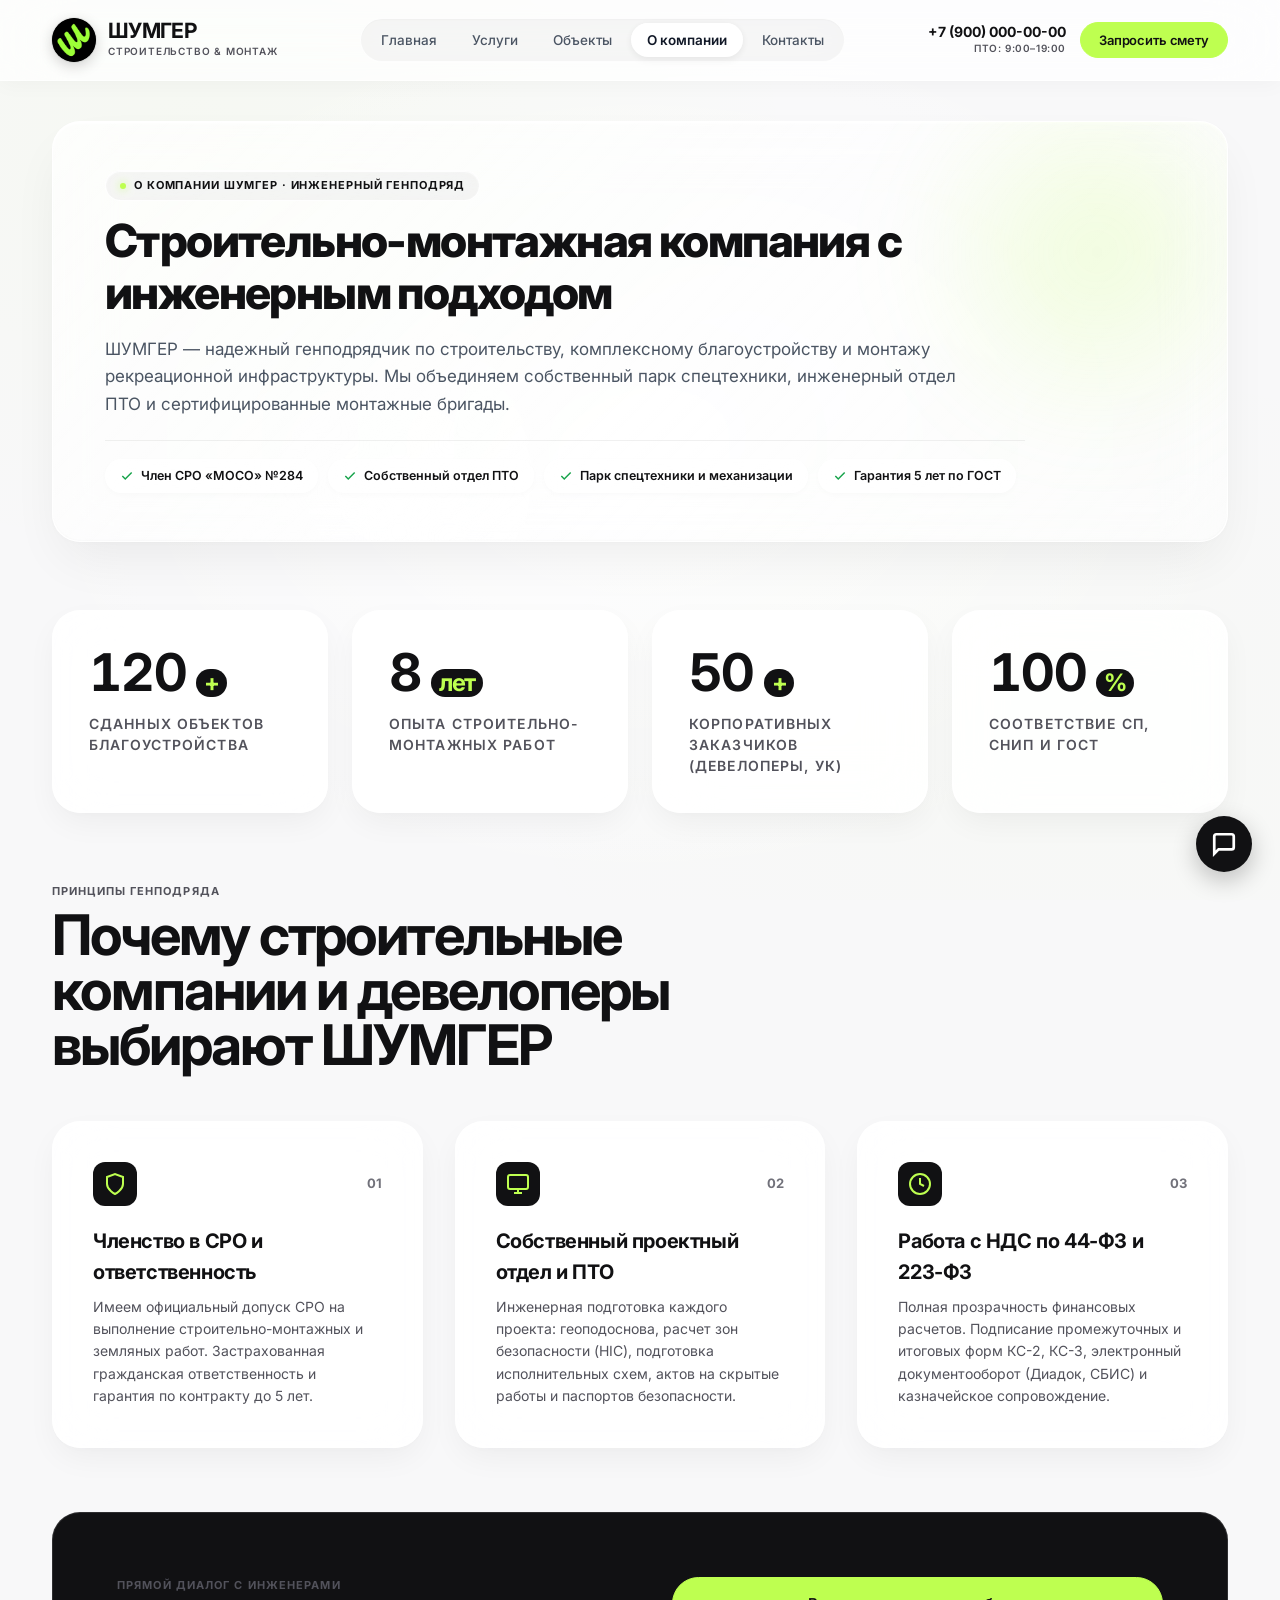
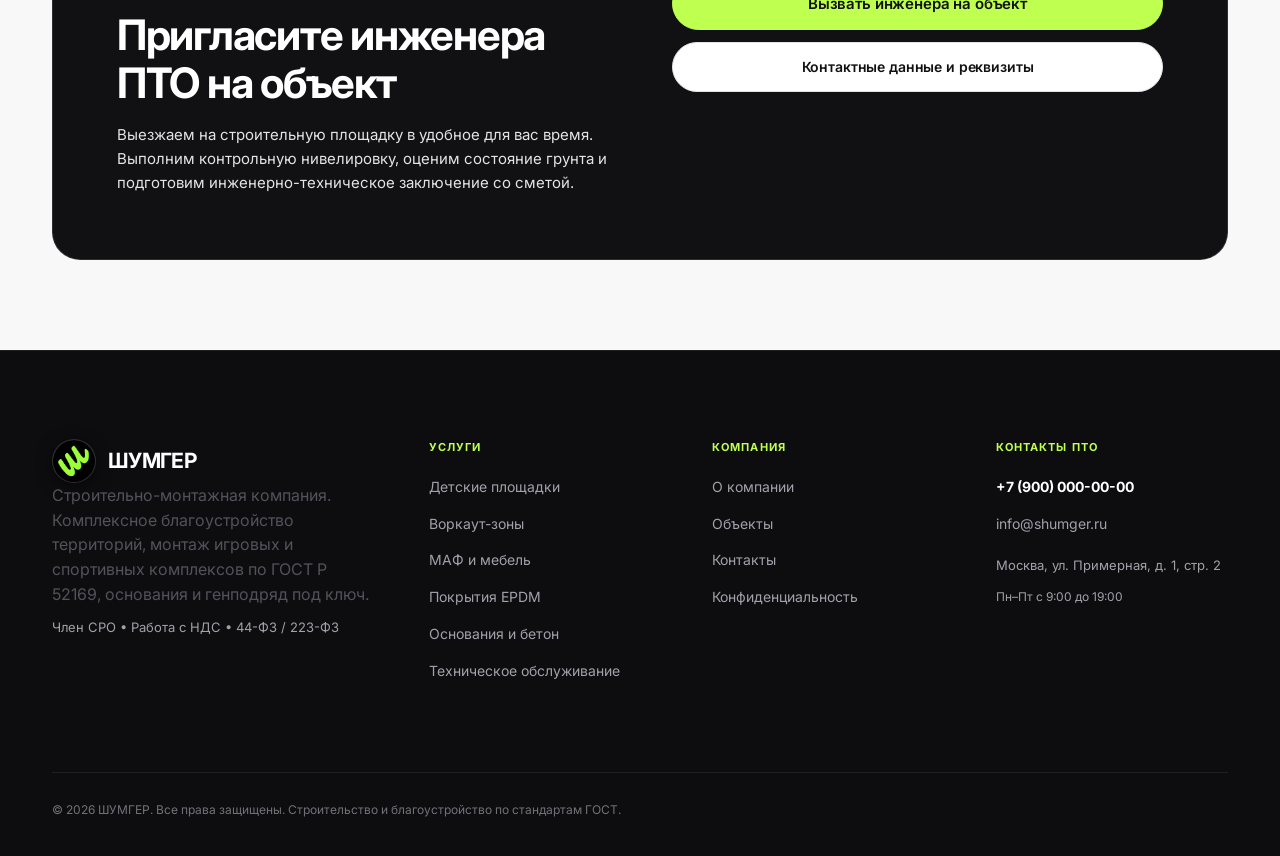
<file: about.html>
<!DOCTYPE html>
<html lang="ru">
<head>
  <meta charset="UTF-8">
  <meta name="viewport" content="width=device-width, initial-scale=1.0">
  <title>О строительно-монтажной компании — ШУМГЕР</title>
  <meta name="description" content="ШУМГЕР — профессиональный генподрядчик по строительству, благоустройству и монтажу детских и воркаут-площадок по ГОСТ. Член СРО, работа с НДС по 44-ФЗ и 223-ФЗ.">
  <link rel="canonical" href="https://shumger.ru/about.html">
  <meta name="theme-color" content="#111113">

  <!-- Favicon -->
  <link rel="icon" type="image/x-icon" href="favicon.ico">
  <link rel="icon" type="image/png" sizes="32x32" href="assets/images/favicon-32x32.png">
  <link rel="icon" type="image/png" sizes="192x192" href="assets/images/favicon.png">
  <link rel="icon" type="image/svg+xml" href="assets/images/favicon.svg">
  <link rel="apple-touch-icon" href="assets/images/favicon.png">

  <!-- Google Fonts: Inter -->
  <link rel="preconnect" href="https://fonts.googleapis.com">
  <link rel="preconnect" href="https://fonts.gstatic.com" crossorigin>
  <link rel="preconnect" href="https://fonts.googleapis.com">
  <link rel="preconnect" href="https://fonts.gstatic.com" crossorigin>
  <link href="https://fonts.googleapis.com/css2?family=Inter:wght@400;500;600;700&display=swap" rel="stylesheet">

  <!-- Stylesheet -->
  <link rel="stylesheet" href="assets/css/style.css">
</head>
<body>

  <a class="skip-link" href="#main-content">Перейти к основному содержанию</a>

  <!-- Шапка сайта -->
  <header class="header">
    <div class="container">
      <nav class="nav" aria-label="Основная навигация">
        <a href="index.html" class="logo" aria-label="ШУМГЕР — Строительно-монтажная компания">
          <div class="logo-icon" aria-hidden="true"><img src="assets/images/logo.png" alt="ШУМГЕР" class="logo-img" width="44" height="44"></div>
          <div class="logo-text">
            <span class="logo-title">ШУМГЕР</span>
            <span class="logo-tag">Строительство & Монтаж</span>
          </div>
        </a>

        <ul class="nav-menu" id="navMenu">
          <li><a href="index.html" class="nav-link">Главная</a></li>
          <li><a href="services.html" class="nav-link">Услуги</a></li>
          <li><a href="portfolio.html" class="nav-link">Объекты</a></li>
          <li><a href="about.html" class="nav-link active">О компании</a></li>
          <li><a href="contacts.html" class="nav-link">Контакты</a></li>
        </ul>

        <div class="nav-actions">
          <a href="tel:+79000000000" class="header-phone" aria-label="Позвонить в компанию">
            <span class="header-phone-number">+7 (900) 000-00-00</span>
            <span class="header-phone-hint">ПТО: 9:00–19:00</span>
          </a>
          <button type="button" class="btn btn-primary btn-sm" data-lead-trigger="Заявка из шапки: О компании">Запросить смету</button>
        </div>

        <button class="nav-toggle" type="button" aria-label="Открыть мобильное меню" aria-expanded="false" aria-controls="mobileDrawer">
          <svg viewBox="0 0 24 24" fill="none" stroke="currentColor" stroke-width="2" stroke-linecap="round"><line x1="3" y1="12" x2="21" y2="12"></line><line x1="3" y1="6" x2="21" y2="6"></line><line x1="3" y1="18" x2="21" y2="18"></line></svg>
        </button>
      </nav>
    </div>
  </header>

  <!-- Мобильное меню (Drawer) -->
  <div class="mobile-drawer-backdrop" id="drawerBackdrop"></div>
  <aside class="mobile-drawer" id="mobileDrawer" aria-label="Мобильное меню">
    <div>
      <div class="drawer-header">
        <div class="logo">
          <div class="logo-icon" aria-hidden="true"><img src="assets/images/logo.png" alt="ШУМГЕР" class="logo-img" width="44" height="44"></div>
          <span class="logo-title">ШУМГЕР</span>
        </div>
        <button class="drawer-close" aria-label="Закрыть меню">✕</button>
      </div>
      <nav class="drawer-nav">
        <a href="index.html" class="drawer-link">Главная</a>
        <a href="services.html" class="drawer-link">Услуги</a>
        <a href="portfolio.html" class="drawer-link">Объекты</a>
        <a href="about.html" class="drawer-link active">О компании</a>
        <a href="contacts.html" class="drawer-link">Контакты</a>
      </nav>
    </div>
    <div class="drawer-footer">
      <a href="tel:+79000000000" class="btn btn-ghost btn-block">+7 (900) 000-00-00</a>
      <button type="button" class="btn btn-primary btn-block" data-lead-trigger="Заявка из моб. меню: О компании">Оставить заявку</button>
    </div>
  </aside>

  <!-- Контент -->
  <main id="main-content">
    <section class="page-hero-section">
      <div class="container">
        <div class="page-hero-glass">
          <div class="page-hero-content">
            <div class="page-hero-kicker">
              <span class="page-hero-kicker-dot"></span>
              <span>О КОМПАНИИ ШУМГЕР · ИНЖЕНЕРНЫЙ ГЕНПОДРЯД</span>
            </div>
            <h1 class="page-hero-title">Строительно-монтажная компания с инженерным подходом</h1>
            <p class="page-hero-subtitle">
              ШУМГЕР — надежный генподрядчик по строительству, комплексному благоустройству и монтажу рекреационной инфраструктуры. Мы объединяем собственный парк спецтехники, инженерный отдел ПТО и сертифицированные монтажные бригады.
            </p>
            <div class="page-hero-badges">
              <div class="page-hero-badge">
                <svg width="14" height="14" viewBox="0 0 24 24" fill="none" stroke="currentColor" stroke-width="2.5"><polyline points="20 6 9 17 4 12"></polyline></svg>
                <span>Член СРО «МОСО» №284</span>
              </div>
              <div class="page-hero-badge">
                <svg width="14" height="14" viewBox="0 0 24 24" fill="none" stroke="currentColor" stroke-width="2.5"><polyline points="20 6 9 17 4 12"></polyline></svg>
                <span>Собственный отдел ПТО</span>
              </div>
              <div class="page-hero-badge">
                <svg width="14" height="14" viewBox="0 0 24 24" fill="none" stroke="currentColor" stroke-width="2.5"><polyline points="20 6 9 17 4 12"></polyline></svg>
                <span>Парк спецтехники и механизации</span>
              </div>
              <div class="page-hero-badge">
                <svg width="14" height="14" viewBox="0 0 24 24" fill="none" stroke="currentColor" stroke-width="2.5"><polyline points="20 6 9 17 4 12"></polyline></svg>
                <span>Гарантия 5 лет по ГОСТ</span>
              </div>
            </div>
          </div>
        </div>
      </div>
    </section>

    <section class="section" style="padding-top: var(--space-2xl);">
      <div class="container">

        <!-- Статистика с анимацией -->
        <div class="stats-grid">
          <div class="stat-card">
            <div class="stat-number"><span data-count="120">120</span><span class="stat-suffix">+</span></div>
            <div class="stat-label">Сданных объектов благоустройства</div>
          </div>
          <div class="stat-card">
            <div class="stat-number"><span data-count="8">8</span><span class="stat-suffix">лет</span></div>
            <div class="stat-label">Опыта строительно-монтажных работ</div>
          </div>
          <div class="stat-card">
            <div class="stat-number"><span data-count="50">50</span><span class="stat-suffix">+</span></div>
            <div class="stat-label">Корпоративных заказчиков (девелоперы, УК)</div>
          </div>
          <div class="stat-card">
            <div class="stat-number"><span data-count="100">100</span><span class="stat-suffix">%</span></div>
            <div class="stat-label">Соответствие СП, СНиП и ГОСТ</div>
          </div>
        </div>

        <!-- Корпоративные стандарты надежности -->
        <div style="margin-top: var(--space-3xl);">
          <div class="section-header" style="text-align: left; margin-bottom: var(--space-2xl);">
            <span class="eyebrow">ПРИНЦИПЫ ГЕНПОДРЯДА</span>
            <h2 class="section-title">Почему строительные компании и девелоперы выбирают ШУМГЕР</h2>
          </div>

          <div class="features-grid">
            <div class="feature-card">
              <div class="feature-header">
                <div class="feature-icon">
                  <svg width="24" height="24" viewBox="0 0 24 24" fill="none" stroke="currentColor" stroke-width="2"><path d="M12 22s8-4 8-10V5l-8-3-8 3v7c0 6 8 10 8 10z"></path></svg>
                </div>
                <span class="feature-number">01</span>
              </div>
              <h3 class="feature-title">Членство в СРО и ответственность</h3>
              <p class="feature-text">Имеем официальный допуск СРО на выполнение строительно-монтажных и земляных работ. Застрахованная гражданская ответственность и гарантия по контракту до 5 лет.</p>
            </div>

            <div class="feature-card">
              <div class="feature-header">
                <div class="feature-icon">
                  <svg width="24" height="24" viewBox="0 0 24 24" fill="none" stroke="currentColor" stroke-width="2"><rect x="2" y="3" width="20" height="14" rx="2" ry="2"></rect><line x1="8" y1="21" x2="16" y2="21"></line><line x1="12" y1="17" x2="12" y2="21"></line></svg>
                </div>
                <span class="feature-number">02</span>
              </div>
              <h3 class="feature-title">Собственный проектный отдел и ПТО</h3>
              <p class="feature-text">Инженерная подготовка каждого проекта: геоподоснова, расчет зон безопасности (HIC), подготовка исполнительных схем, актов на скрытые работы и паспортов безопасности.</p>
            </div>

            <div class="feature-card">
              <div class="feature-header">
                <div class="feature-icon">
                  <svg width="24" height="24" viewBox="0 0 24 24" fill="none" stroke="currentColor" stroke-width="2"><circle cx="12" cy="12" r="10"></circle><polyline points="12 6 12 12 16 14"></polyline></svg>
                </div>
                <span class="feature-number">03</span>
              </div>
              <h3 class="feature-title">Работа с НДС по 44-ФЗ и 223-ФЗ</h3>
              <p class="feature-text">Полная прозрачность финансовых расчетов. Подписание промежуточных и итоговых форм КС-2, КС-3, электронный документооборот (Диадок, СБИС) и казначейское сопровождение.</p>
            </div>
          </div>
        </div>

        <!-- Нижний блок связи -->
        <div class="lead-box" style="margin-top: var(--space-3xl);">
          <div class="lead-info">
            <span class="eyebrow">ПРЯМОЙ ДИАЛОГ С ИНЖЕНЕРАМИ</span>
            <h2 class="section-title" style="color: var(--color-pure-white); margin: 8px 0 16px; text-align: left;">Пригласите инженера ПТО на объект</h2>
            <p style="color: var(--color-ash); font-size: var(--text-base); line-height: 1.6; margin: 0;">
              Выезжаем на строительную площадку в удобное для вас время. Выполним контрольную нивелировку, оценим состояние грунта и подготовим инженерно-техническое заключение со сметой.
            </p>
          </div>
          <div style="display:flex; flex-direction:column; gap:12px; justify-content:center;">
            <button type="button" class="btn btn-primary btn-block btn-lg" data-lead-trigger="О компании: Выезд инженера">
              Вызвать инженера на объект
            </button>
            <a href="contacts.html" class="btn btn-outline btn-block" style="text-align: center;">
              Контактные данные и реквизиты
            </a>
          </div>
        </div>

      </div>
    </section>
  </main>

  <!-- Футер -->
  <footer class="footer">
    <div class="container">
      <div class="footer-grid">
        <div class="footer-brand">
          <div class="logo">
            <div class="logo-icon" aria-hidden="true"><img src="assets/images/logo.png" alt="ШУМГЕР" class="logo-img" width="44" height="44"></div>
            <span class="logo-title" style="color:#ffffff;">ШУМГЕР</span>
          </div>
          <p>Строительно-монтажная компания. Комплексное благоустройство территорий, монтаж игровых и спортивных комплексов по ГОСТ Р 52169, основания и генподряд под ключ.</p>
          <div style="font-size: 13px; color: #a1a1aa; margin-top: 10px;">
            <span>Член СРО</span> • <span>Работа с НДС</span> • <span>44-ФЗ / 223-ФЗ</span>
          </div>
        </div>
        <div>
          <h4 class="footer-title">Услуги</h4>
          <ul class="footer-links">
            <li><a href="services.html#detskie">Детские площадки</a></li>
            <li><a href="services.html#workout">Воркаут-зоны</a></li>
            <li><a href="services.html#maf">МАФ и мебель</a></li>
            <li><a href="services.html#pokrytiya">Покрытия EPDM</a></li>
            <li><a href="services.html#osnovaniya">Основания и бетон</a></li>
            <li><a href="services.html#obsluzhivanie">Техническое обслуживание</a></li>
          </ul>
        </div>
        <div>
          <h4 class="footer-title">Компания</h4>
          <ul class="footer-links">
            <li><a href="about.html">О компании</a></li>
            <li><a href="portfolio.html">Объекты</a></li>
            <li><a href="contacts.html">Контакты</a></li>
            <li><a href="privacy.html">Конфиденциальность</a></li>
          </ul>
        </div>
        <div>
          <h4 class="footer-title">Контакты ПТО</h4>
          <ul class="footer-links">
            <li><a href="tel:+79000000000" style="font-weight: 700; color: #ffffff;">+7 (900) 000-00-00</a></li>
            <li><a href="mailto:info@shumger.ru">info@shumger.ru</a></li>
            <li style="font-size: 13px; color: #a1a1aa; margin-top: 8px;">Москва, ул. Примерная, д. 1, стр. 2</li>
            <li style="font-size: 12px; color: #a1a1aa;">Пн–Пт с 9:00 до 19:00</li>
          </ul>
        </div>
      </div>
      <div class="footer-bottom">
        <div>© 2026 ШУМГЕР. Все права защищены. Строительство и благоустройство по стандартам ГОСТ.</div>
      </div>
    </div>
  </footer>

  <!-- Модальное окно заявки -->
  <div class="modal-backdrop" id="leadModal" role="dialog" aria-modal="true" aria-label="Оставить заявку">
    <div class="modal-dialog" style="max-width: 520px;">
      <button type="button" class="modal-close" aria-label="Закрыть окно">✕</button>
      <span class="eyebrow">ОПЕРАТИВНЫЙ РАСЧЁТ</span>
      <h2 class="section-title modal-lead-title" style="margin-top: 6px;">Получить точную смету</h2>
      <p style="font-size: 14px; color: var(--color-text-secondary); margin-bottom: 20px;">
        Инженер ПТО свяжется с вами в течение 15 минут, ответит на вопросы и подготовит проект сметы по ГОСТ.
      </p>

      <form id="modalLeadForm">
        <input type="hidden" name="lead_context" value="Заявка со страницы О компании">

        <div class="form-group">
          <label class="form-label" for="modalName">Ваше имя *</label>
          <input type="text" id="modalName" name="name" class="form-input" placeholder="Как к вам обращаться" required>
        </div>

        <div class="form-group">
          <label class="form-label" for="modalPhone">Номер телефона *</label>
          <input type="tel" id="modalPhone" name="phone" class="form-input" placeholder="+7 (___) ___-__-__" required>
        </div>

        <button type="submit" class="btn btn-primary btn-block btn-lg" style="margin-top: 10px;">
          Отправить заявку
        </button>
      </form>
    </div>
  </div>

  <!-- Плавающий виджет связи FAB -->
  <div class="quick-contact-fab" id="quickContactFab" aria-label="Быстрая связь">
    <button type="button" class="fab-main-btn" aria-label="Открыть контакты">
      <svg width="26" height="26" viewBox="0 0 24 24" fill="none" stroke="currentColor" stroke-width="2.5">
        <path d="M21 15a2 2 0 0 1-2 2H7l-4 4V5a2 2 0 0 1 2-2h14a2 2 0 0 1 2 2z"></path>
      </svg>
    </button>
    <div class="fab-options">
      <a href="https://wa.me/79000000000" target="_blank" rel="noopener noreferrer" class="fab-item fab-wa" aria-label="WhatsApp">
        <svg width="22" height="22" viewBox="0 0 24 24" fill="currentColor">
          <path d="M12.04 2c-5.46 0-9.91 4.45-9.91 9.91 0 1.75.46 3.45 1.32 4.95L2.05 22l5.25-1.38c1.45.79 3.08 1.21 4.74 1.21 5.46 0 9.91-4.45 9.91-9.91 0-2.65-1.03-5.14-2.9-7.01A9.82 9.82 0 0 0 12.04 2zm0 18.15c-1.49 0-2.95-.4-4.22-1.15l-.3-.18-3.13.82.83-3.05-.2-.31a8.16 8.16 0 0 1-1.25-4.38c0-4.52 3.68-8.2 8.2-8.2 2.19 0 4.25.85 5.8 2.4 1.55 1.55 2.4 3.61 2.4 5.8 0 4.52-3.68 8.2-8.2 8.2zm4.49-6.14c-.25-.12-1.47-.72-1.7-.81-.23-.08-.39-.12-.56.12-.17.25-.64.81-.79.98-.14.17-.29.19-.54.06-.25-.12-1.05-.39-2-1.23-.74-.66-1.23-1.47-1.38-1.72-.14-.25-.02-.38.11-.51.11-.11.25-.29.37-.43.12-.14.17-.25.25-.41.08-.17.04-.31-.02-.43s-.56-1.34-.76-1.84c-.2-.49-.4-.42-.56-.43h-.47c-.17 0-.43.06-.66.31-.23.25-.86.84-.86 2.05 0 1.21.88 2.38 1 2.54.12.17 1.73 2.64 4.19 3.7.59.25 1.05.4 1.41.51.59.19 1.13.16 1.56.1.48-.07 1.47-.6 1.68-1.18.21-.58.21-1.07.14-1.18-.06-.11-.23-.17-.48-.29z"/>
        </svg>
      </a>
      <a href="https://t.me/shumger" target="_blank" rel="noopener noreferrer" class="fab-item fab-tg" aria-label="Telegram">
        <svg width="22" height="22" viewBox="0 0 24 24" fill="currentColor">
          <path d="M12 2C6.48 2 2 6.48 2 12s4.48 10 10 10 10-4.48 10-10S17.52 2 12 2zm4.64 6.8c-.15 1.58-.8 5.42-1.13 7.19-.14.75-.42 1-.68 1.03-.58.05-1.02-.38-1.58-.75-.88-.58-1.38-.94-2.23-1.5-.99-.65-.35-1.01.22-1.59.15-.15 2.71-2.48 2.76-2.69a.2.2 0 0 0-.05-.18c-.06-.05-.14-.03-.21-.02-.09.02-1.49.95-4.22 2.79-.4.27-.76.41-1.08.4-.36-.01-1.04-.2-1.55-.37-.63-.2-1.12-.31-1.08-.66.02-.18.27-.36.74-.55 2.92-1.27 4.86-2.11 5.83-2.52 2.78-1.16 3.35-1.36 3.73-1.36.08 0 .27.02.39.12.1.08.13.19.14.27-.01.06.01.24 0 .38z"/>
        </svg>
      </a>
      <a href="tel:+79000000000" class="fab-item fab-tel" aria-label="Звонок в отдел смет">
        <svg width="20" height="20" viewBox="0 0 24 24" fill="none" stroke="currentColor" stroke-width="2.5">
          <path d="M22 16.92v3a2 2 0 0 1-2.18 2 19.79 19.79 0 0 1-8.63-3.07 19.5 19.5 0 0 1-6-6 19.79 19.79 0 0 1-3.07-8.67A2 2 0 0 1 4.11 2h3a2 2 0 0 1 2 1.72 12.84 12.84 0 0 0 .7 2.81 2 2 0 0 1-.45 2.11L8.09 9.91a16 16 0 0 0 6 6l1.27-1.27a2 2 0 0 1 2.11-.45 12.84 12.84 0 0 0 2.81.7A2 2 0 0 1 22 16.92z"></path>
        </svg>
      </a>
    </div>
  </div>

  <script src="assets/js/main.js"></script>
</body>
</html>
</file>
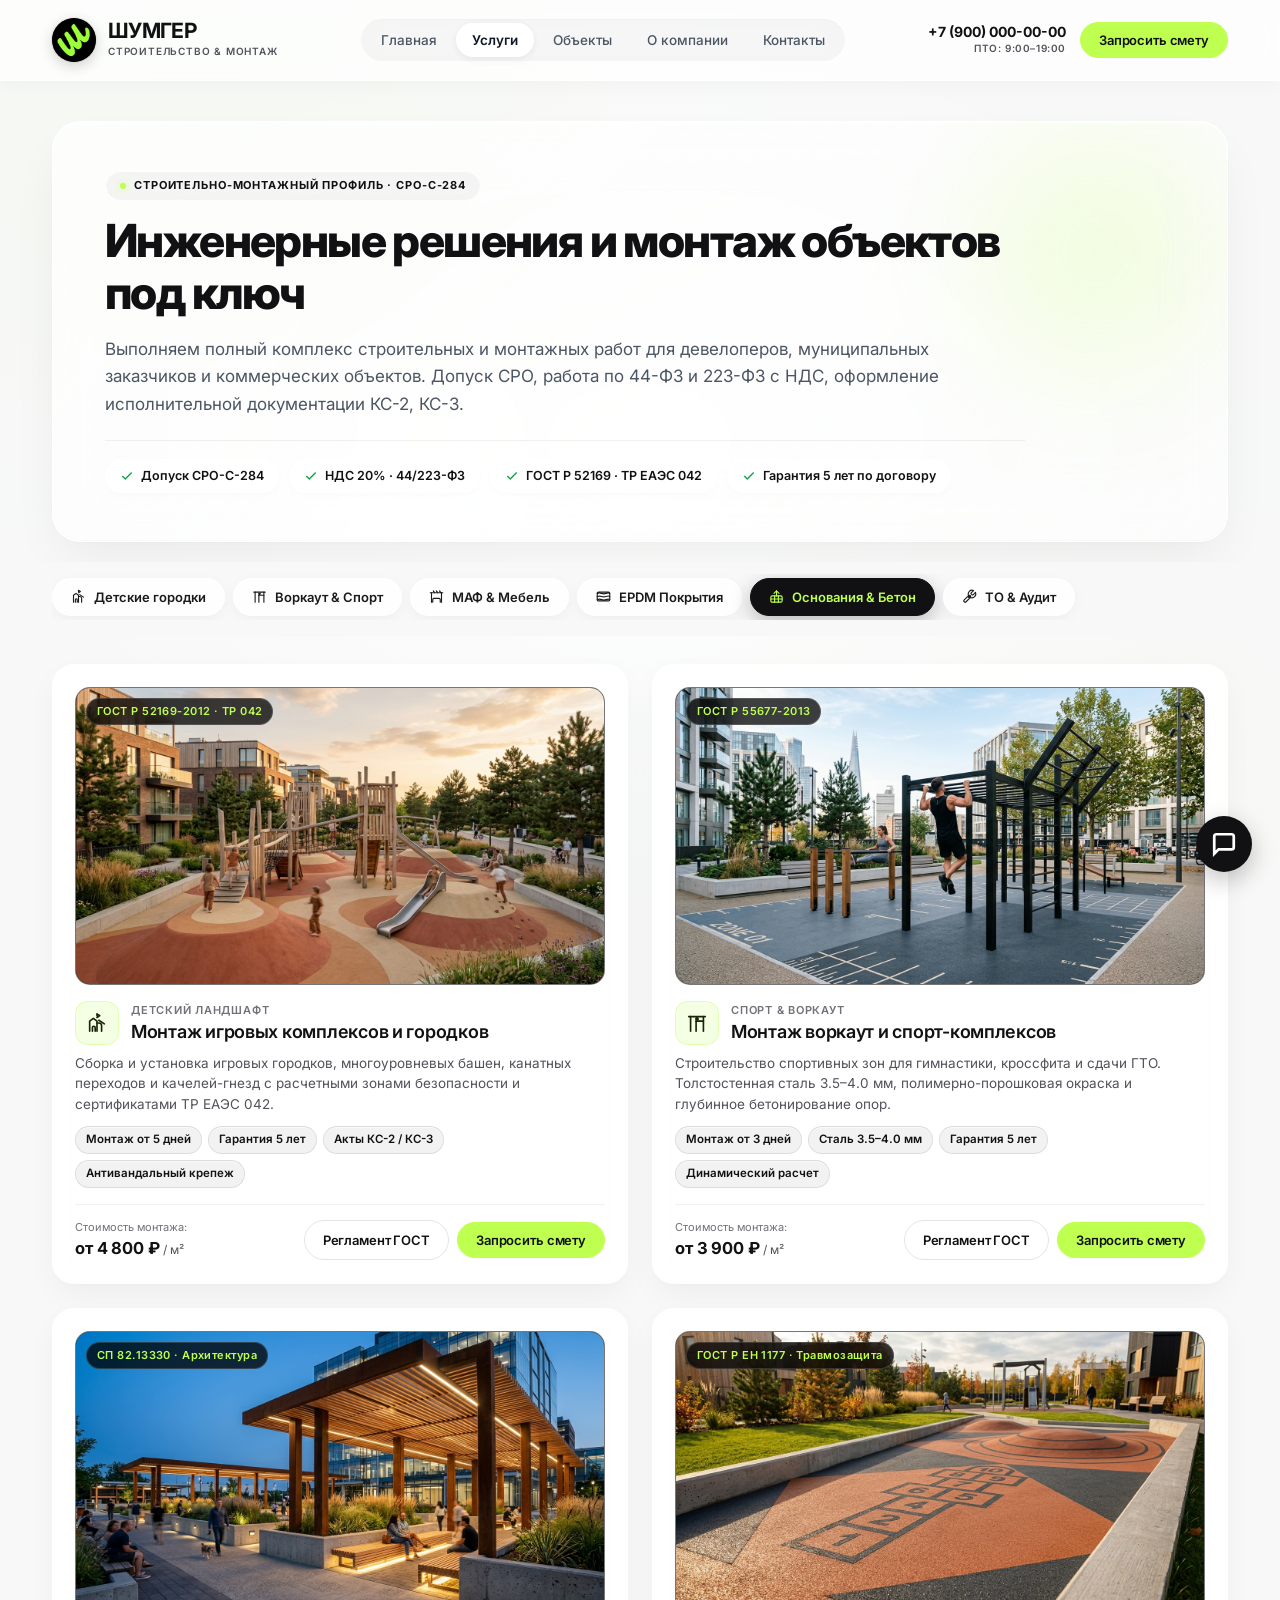
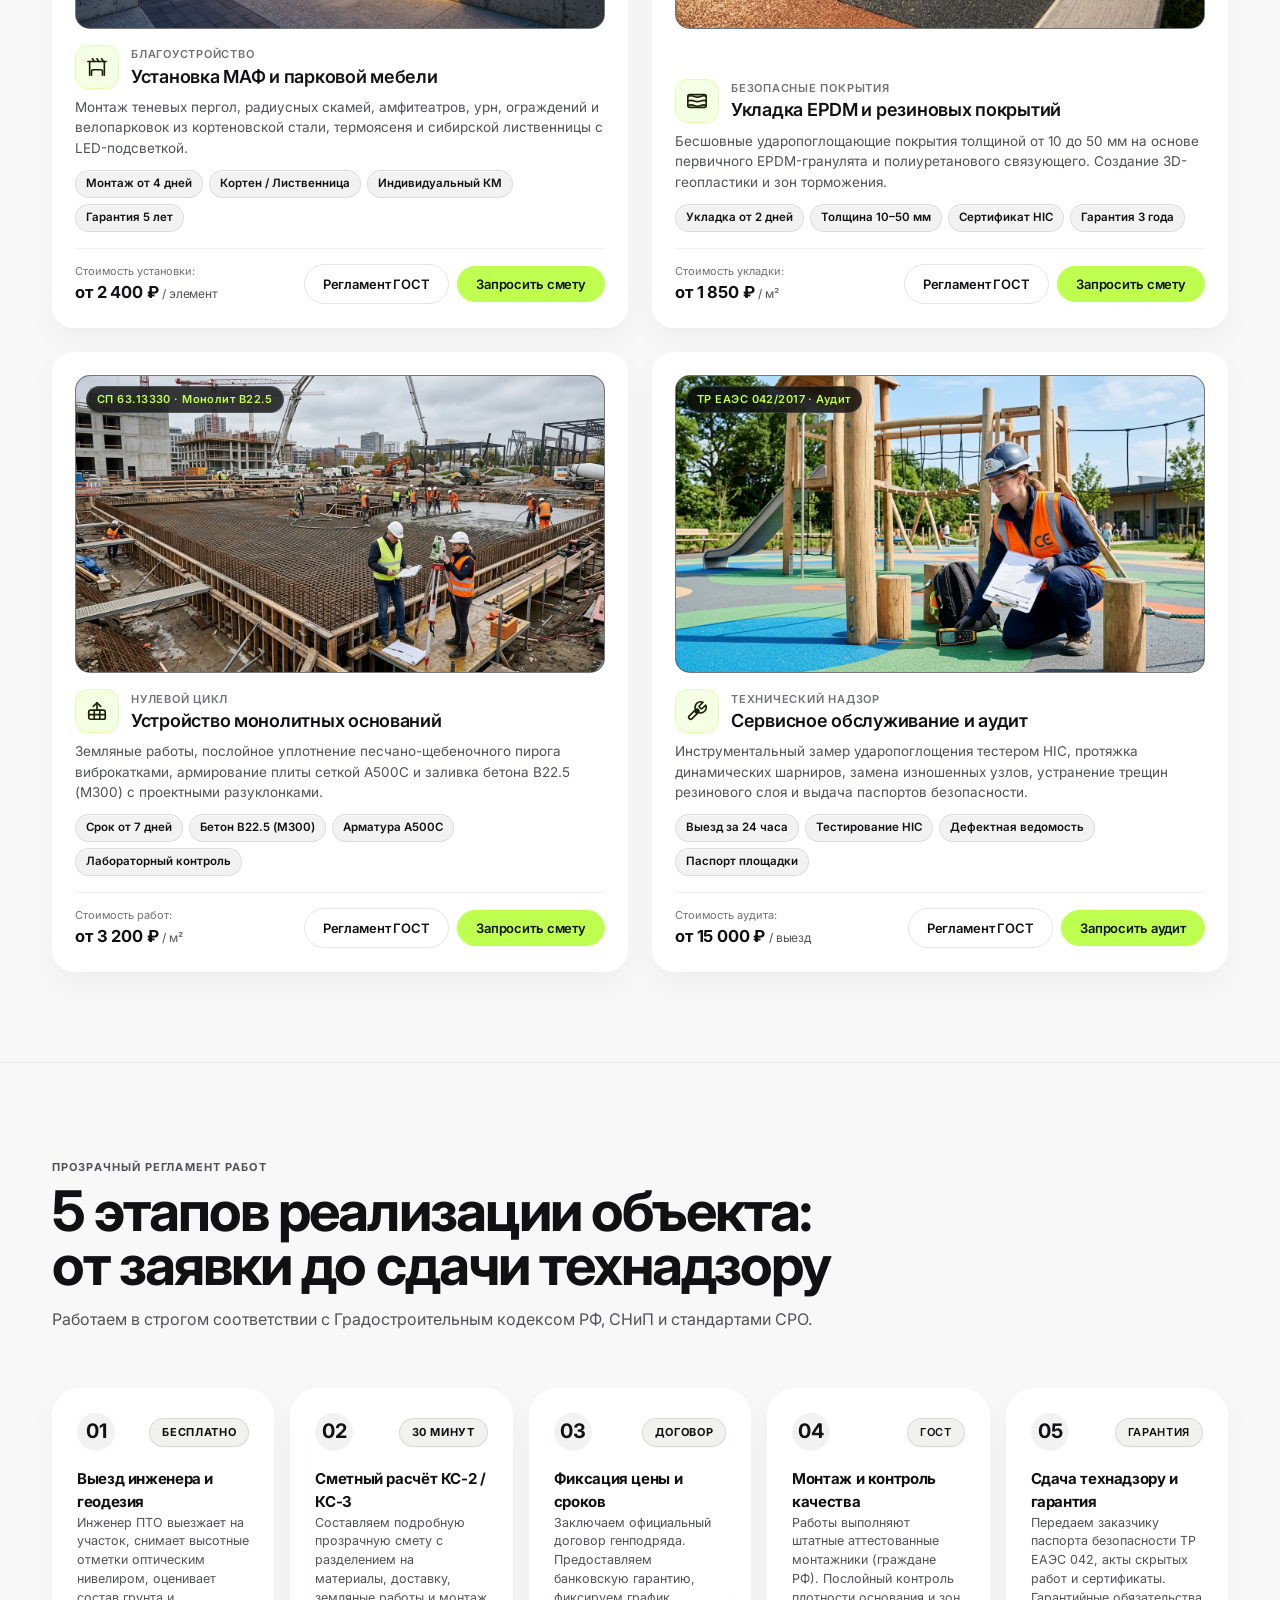
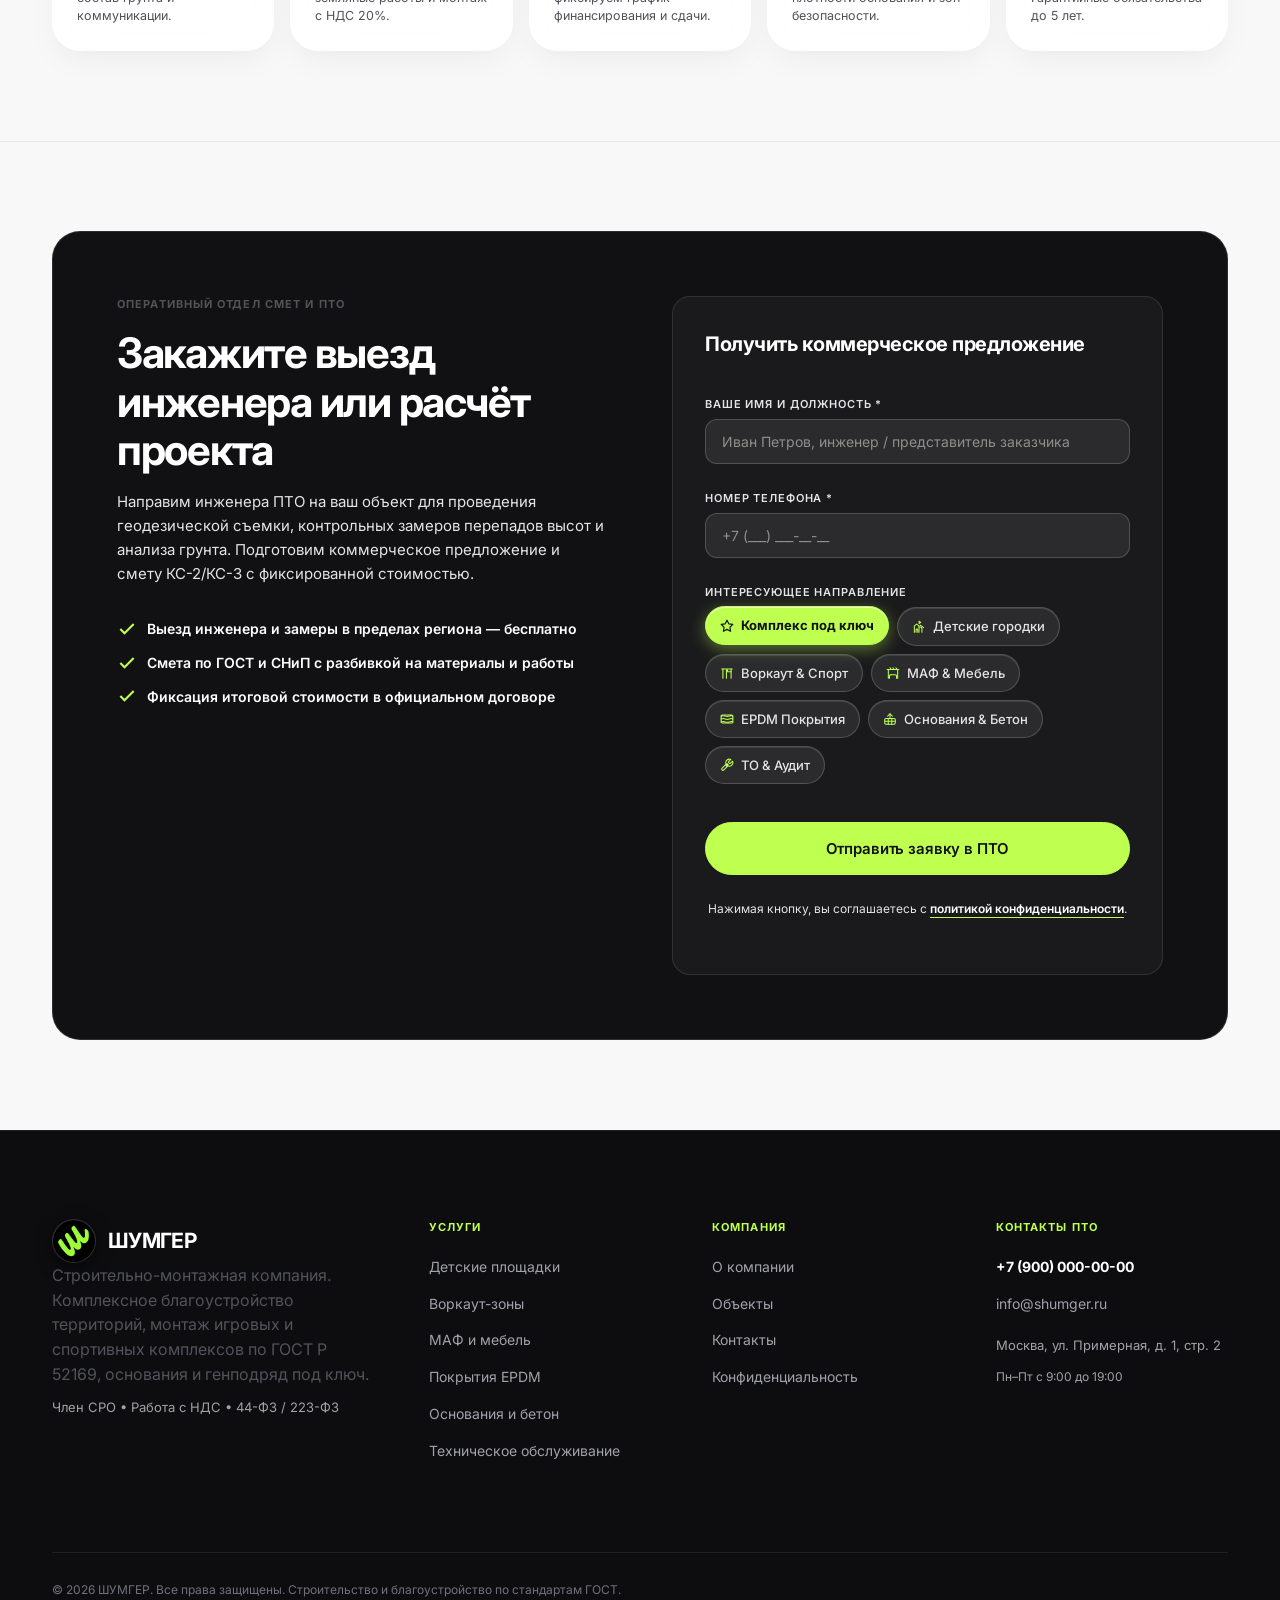
<file: calculator.html>
<!DOCTYPE html>
<html lang="ru">
<head>
  <meta charset="UTF-8">
  <meta name="viewport" content="width=device-width, initial-scale=1.0">
  <meta http-equiv="refresh" content="0; url=services.html">
  <title>Перенаправление на услуги — ШУМГЕР</title>
  <meta name="description" content="Расчет сметы строительно-монтажных работ инженерами ПТО компании ШУМГЕР.">
  <meta name="robots" content="noindex, follow">
  <!-- Favicon -->
  <link rel="icon" type="image/x-icon" href="favicon.ico">
  <link rel="icon" type="image/png" sizes="32x32" href="assets/images/favicon-32x32.png">
  <link rel="icon" type="image/png" sizes="192x192" href="assets/images/favicon.png">
  <link rel="icon" type="image/svg+xml" href="assets/images/favicon.svg">
  <link rel="apple-touch-icon" href="assets/images/favicon.png">
  <link rel="preconnect" href="https://fonts.googleapis.com">
  <link rel="preconnect" href="https://fonts.gstatic.com" crossorigin>
  <link href="https://fonts.googleapis.com/css2?family=Inter:wght@400;500;600;700&display=swap" rel="stylesheet">
  <link rel="stylesheet" href="assets/css/style.css">
  <script>
    window.location.replace('services.html');
  </script>
</head>
<body>

  <!-- Шапка сайта -->
  <header class="header">
    <div class="container">
      <nav class="nav" aria-label="Основная навигация">
        <a href="index.html" class="logo" aria-label="ШУМГЕР — Строительно-монтажная компания">
          <div class="logo-icon" aria-hidden="true"><img src="assets/images/logo.png" alt="ШУМГЕР" class="logo-img" width="44" height="44"></div>
          <div class="logo-text">
            <span class="logo-title">ШУМГЕР</span>
            <span class="logo-tag">Строительство & Монтаж</span>
          </div>
        </a>

        <ul class="nav-menu" id="navMenu">
          <li><a href="index.html" class="nav-link">Главная</a></li>
          <li><a href="services.html" class="nav-link active">Услуги</a></li>
          <li><a href="portfolio.html" class="nav-link">Объекты</a></li>
          <li><a href="about.html" class="nav-link">О компании</a></li>
          <li><a href="contacts.html" class="nav-link">Контакты</a></li>
        </ul>

        <div class="nav-actions">
          <a href="tel:+79000000000" class="header-phone" aria-label="Позвонить в компанию">
            <span class="header-phone-number">+7 (900) 000-00-00</span>
            <span class="header-phone-hint">ПТО: 9:00–19:00</span>
          </a>
          <button type="button" class="btn btn-primary btn-sm" data-lead-trigger="Заявка из шапки">Запросить смету</button>
        </div>
      </nav>
    </div>
  </header>

  <!-- Основной контент страницы -->
  <main id="main-content" style="display:flex; align-items:center; justify-content:center; min-height:60vh; padding: 48px 20px;">
    <div class="page-hero-glass" style="max-width: 640px; text-align: center; padding: 48px 36px;">
      <div class="page-hero-kicker" style="margin-left: auto; margin-right: auto;">
        <span class="page-hero-kicker-dot"></span>
        <span>ИНЖЕНЕРНЫЙ РАСЧЕТ ПТО · СМЕТА 15 МИН</span>
      </div>
      <h1 class="page-hero-title" style="font-size: clamp(1.75rem, 3.2vw, 2.35rem); margin: 12px 0 16px;">Расчет сметы объектов ШУМГЕР</h1>
      <p class="page-hero-subtitle" style="margin: 0 auto 28px; font-size: 15.5px;">
        Мы перевели расчет стоимости на профессиональный регламент инженерного отдела ПТО. Все сметы рассчитываются инженерами строго по ГОСТ и СП бесплатно в течение 15 минут.
      </p>
      <div style="display:flex; gap:12px; justify-content:center; flex-wrap:wrap; margin-bottom: 24px;">
        <a href="services.html" class="btn btn-primary btn-lg">Каталог строительных услуг →</a>
        <button type="button" class="btn btn-outline btn-lg" data-lead-trigger="Редирект: Запросить смету">Запросить смету в ПТО</button>
      </div>
      <div class="page-hero-badges" style="justify-content: center; padding-top: 18px;">
        <div class="page-hero-badge">
          <svg width="14" height="14" viewBox="0 0 24 24" fill="none" stroke="currentColor" stroke-width="2.5"><polyline points="20 6 9 17 4 12"></polyline></svg>
          <span>Бесплатный расчет за 15 мин</span>
        </div>
        <div class="page-hero-badge">
          <svg width="14" height="14" viewBox="0 0 24 24" fill="none" stroke="currentColor" stroke-width="2.5"><polyline points="20 6 9 17 4 12"></polyline></svg>
          <span>НДС 20% · 44/223-ФЗ</span>
        </div>
      </div>
    </div>
  </main>

  <!-- Футер сайта -->
  <footer class="footer">
    <div class="container">
      <div class="footer-grid">
        <div class="footer-brand">
          <div class="logo">
            <div class="logo-icon" aria-hidden="true"><img src="assets/images/logo.png" alt="ШУМГЕР" class="logo-img" width="44" height="44"></div>
            <div class="logo-text">
              <span class="logo-title" style="color: var(--color-pure-white);">ШУМГЕР</span>
              <span class="logo-tag" style="color: var(--color-ash);">Строительство & Монтаж</span>
            </div>
          </div>
          <p style="color: var(--color-ash); font-size: 13.5px; line-height: 1.6; margin-top: 16px;">
            Строительно-монтажная компания. Комплексное благоустройство территорий, монтаж детских и спортивных площадок, укладка резиновых покрытий по ГОСТ.
          </p>
        </div>

        <div class="footer-col">
          <h4 class="footer-heading">Услуги</h4>
          <ul class="footer-links">
            <li><a href="uslugi/detskie-ploshchadki.html">Детские площадки</a></li>
            <li><a href="uslugi/vorkaut.html">Воркаут комплексы</a></li>
            <li><a href="uslugi/maf.html">Монтаж МАФ</a></li>
            <li><a href="uslugi/pokrytiya.html">Резиновые покрытия</a></li>
            <li><a href="uslugi/osnovaniya.html">Основания и бетон</a></li>
            <li><a href="uslugi/obsluzhivanie.html">Сервис и ремонт</a></li>
          </ul>
        </div>

        <div class="footer-col">
          <h4 class="footer-heading">Компания</h4>
          <ul class="footer-links">
            <li><a href="about.html">О компании</a></li>
            <li><a href="portfolio.html">Объекты в работе</a></li>
            <li><a href="contacts.html">Контакты и реквизиты</a></li>
            <li><a href="privacy.html">Политика конфиденциальности</a></li>
          </ul>
        </div>

        <div class="footer-col">
          <h4 class="footer-heading">Связь с ПТО</h4>
          <ul class="footer-links">
            <li><a href="tel:+79000000000">+7 (900) 000-00-00</a></li>
            <li><a href="mailto:info@shumger.ru">info@shumger.ru</a></li>
            <li style="color: var(--color-stone); font-size: 13px;">г. Москва, ул. Строителей, д. 10</li>
          </ul>
        </div>
      </div>

      <div class="footer-bottom">
        <p>© 2026 ООО «ШУМГЕР». Все права защищены.</p>
      </div>
    </div>
  </footer>

  <!-- Модальное окно заявки -->
  <div class="modal-backdrop" id="leadModal" role="dialog" aria-modal="true" aria-label="Заявка на расчёт">
    <div class="modal-dialog" style="max-width: 520px;">
      <button type="button" class="modal-close" aria-label="Закрыть окно">✕</button>
      <span class="eyebrow">ПТО И СМЕТНЫЙ ОТДЕЛ</span>
      <h2 class="section-title modal-lead-title" style="margin-top: 6px;">Запросить смету</h2>
      <p style="font-size: 14px; color: var(--color-text-secondary); margin-bottom: 20px;">
        Инженер ПТО свяжется с вами в течение 15 минут, согласует объемы работ и подготовит официальное КП по ГОСТ.
      </p>

      <form id="modalLeadForm">
        <input type="hidden" name="lead_context" value="Заявка со страницы калькулятора">

        <div class="form-group">
          <label class="form-label" for="modalName">Контактное лицо / Организация *</label>
          <input type="text" id="modalName" name="name" class="form-input" placeholder="Иван Иванов" required>
        </div>

        <div class="form-group">
          <label class="form-label" for="modalPhone">Номер телефона *</label>
          <input type="tel" id="modalPhone" name="phone" class="form-input" placeholder="+7 (___) ___-__-__" required>
        </div>

        <div class="form-group">
          <label class="form-label">Удобный канал для связи</label>
          <div class="messenger-selector">
            <div class="messenger-option">
              <input type="radio" id="messengerPhoneModal" name="messenger" value="phone" checked>
              <label for="messengerPhoneModal" class="messenger-label">Звонок</label>
            </div>
            <div class="messenger-option">
              <input type="radio" id="messengerTelegramModal" name="messenger" value="telegram">
              <label for="messengerTelegramModal" class="messenger-label">Telegram</label>
            </div>
            <div class="messenger-option">
              <input type="radio" id="messengerWhatsappModal" name="messenger" value="whatsapp">
              <label for="messengerWhatsappModal" class="messenger-label">WhatsApp</label>
            </div>
          </div>
        </div>

        <button type="submit" class="btn btn-primary btn-block btn-lg" style="margin-top: 10px;">
          Отправить заявку инженеру
        </button>
      </form>
    </div>
  </div>

  <script src="assets/js/main.js"></script>
</body>
</html>
</file>
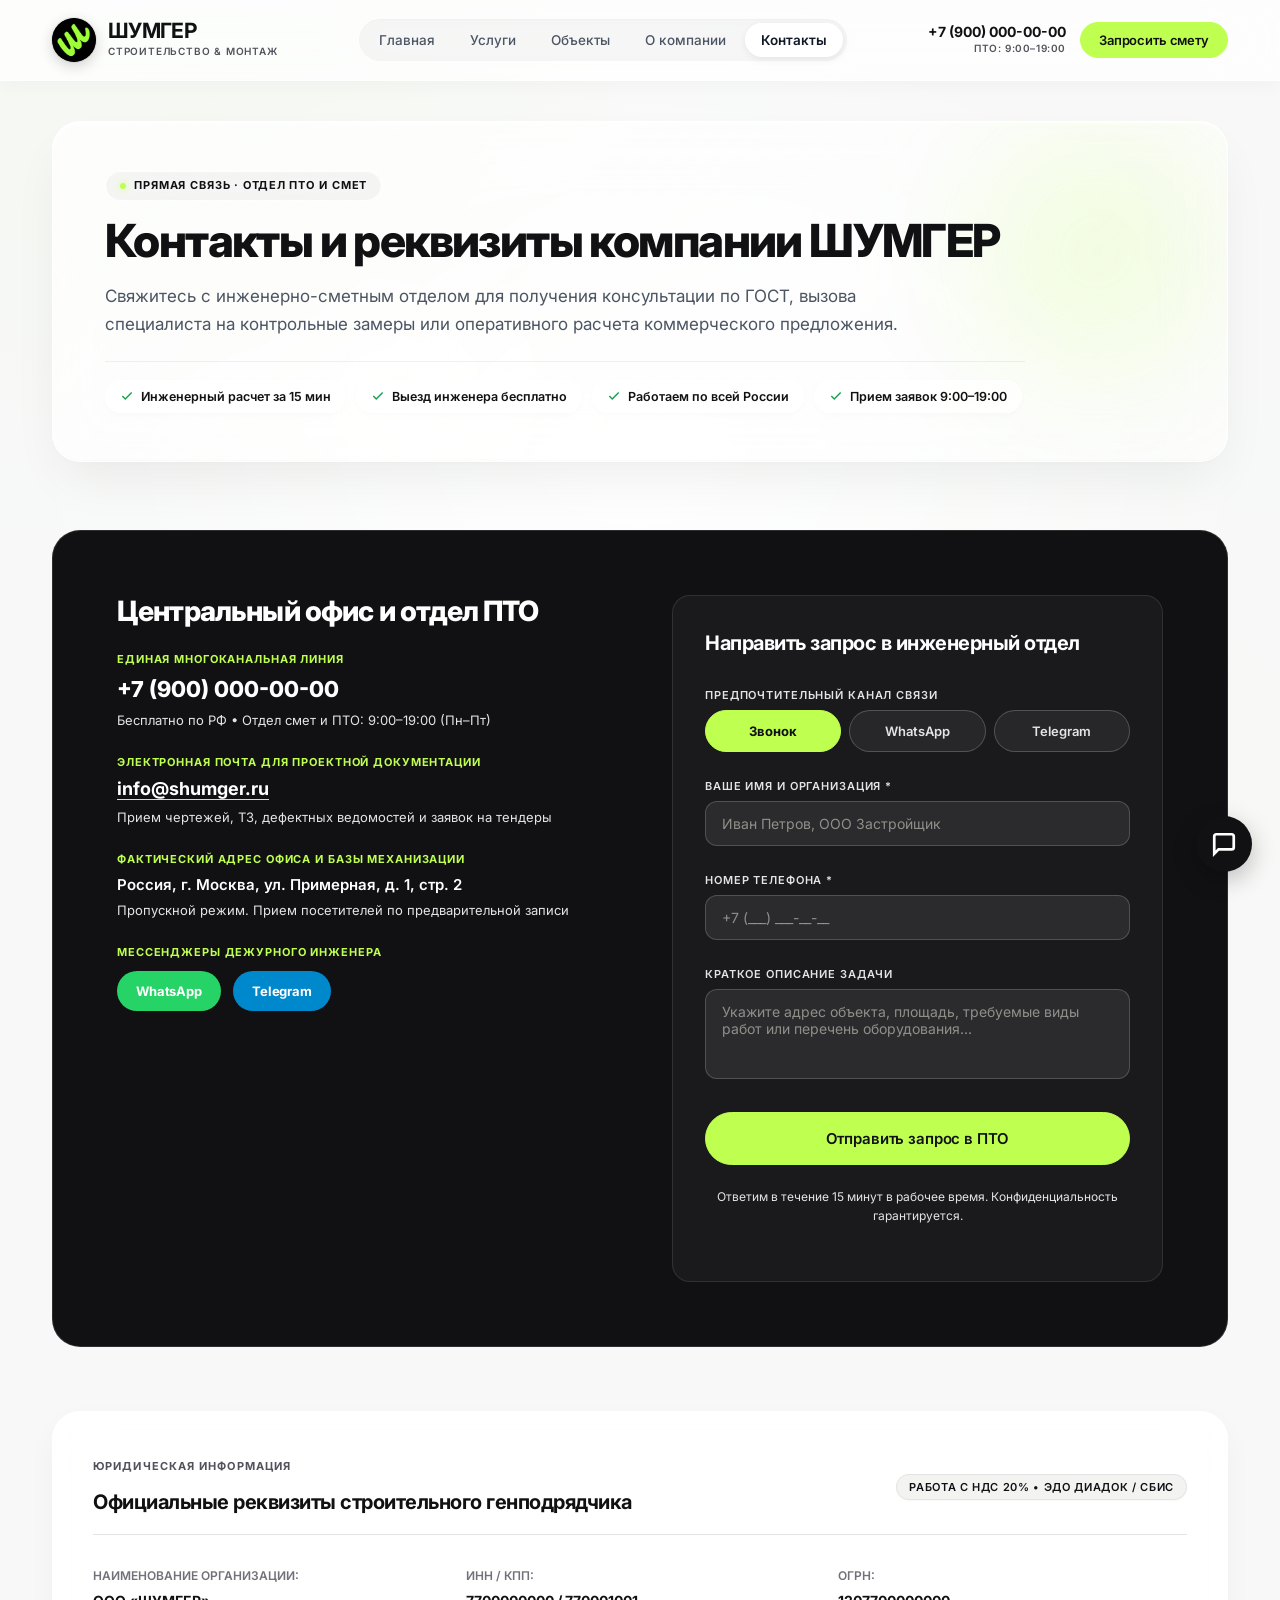
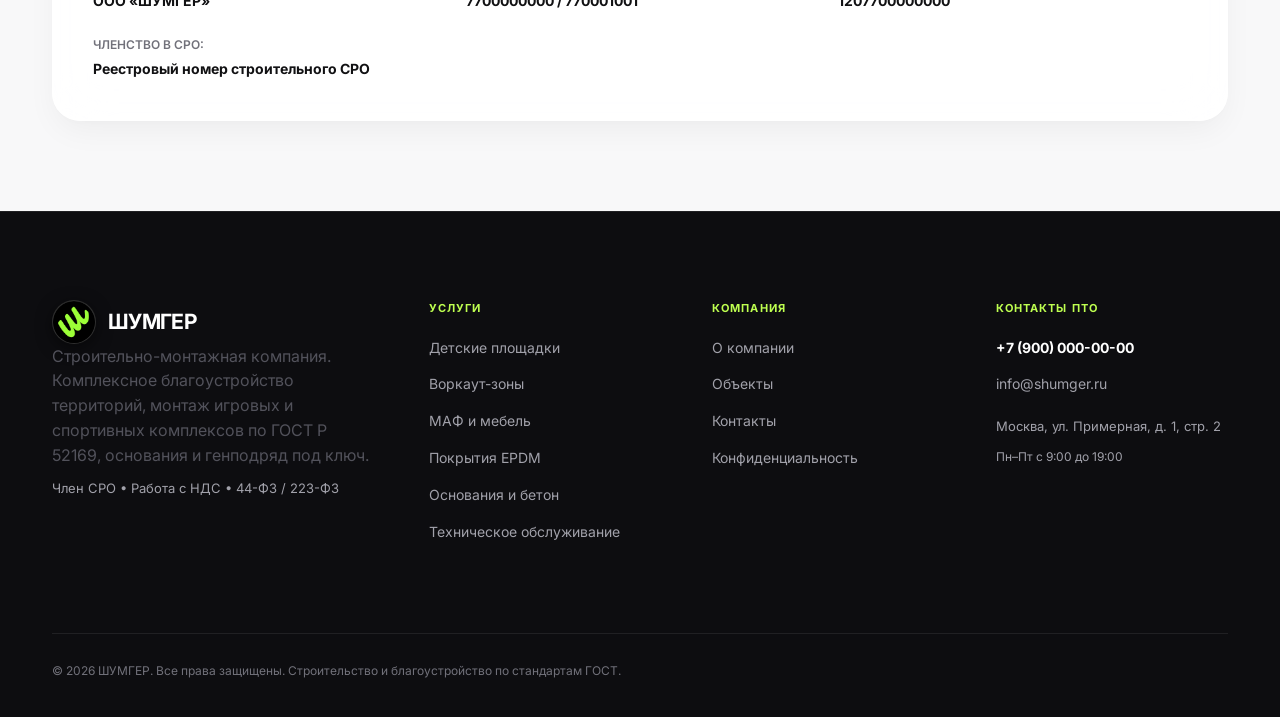
<file: contacts.html>
<!DOCTYPE html>
<html lang="ru">
<head>
  <meta charset="UTF-8">
  <meta name="viewport" content="width=device-width, initial-scale=1.0">
  <title>Контакты и реквизиты — ШУМГЕР</title>
  <meta name="description" content="Контакты строительно-монтажной компании ШУМГЕР: отдел ПТО, сметный отдел, реквизиты ООО с НДС, членство в СРО, адрес офиса и карта проезда.">
  <link rel="canonical" href="https://shumger.ru/contacts.html">
  <meta name="theme-color" content="#111113">

  <!-- Favicon -->
  <link rel="icon" type="image/x-icon" href="favicon.ico">
  <link rel="icon" type="image/png" sizes="32x32" href="assets/images/favicon-32x32.png">
  <link rel="icon" type="image/png" sizes="192x192" href="assets/images/favicon.png">
  <link rel="icon" type="image/svg+xml" href="assets/images/favicon.svg">
  <link rel="apple-touch-icon" href="assets/images/favicon.png">

  <!-- Google Fonts: Inter -->
  <link rel="preconnect" href="https://fonts.googleapis.com">
  <link rel="preconnect" href="https://fonts.gstatic.com" crossorigin>
  <link rel="preconnect" href="https://fonts.googleapis.com">
  <link rel="preconnect" href="https://fonts.gstatic.com" crossorigin>
  <link href="https://fonts.googleapis.com/css2?family=Inter:wght@400;500;600;700&display=swap" rel="stylesheet">

  <!-- Stylesheet -->
  <link rel="stylesheet" href="assets/css/style.css">
</head>
<body>

  <a class="skip-link" href="#main-content">Перейти к основному содержанию</a>

  <!-- Шапка сайта -->
  <header class="header">
    <div class="container">
      <nav class="nav" aria-label="Основная навигация">
        <a href="index.html" class="logo" aria-label="ШУМГЕР — Строительно-монтажная компания">
          <div class="logo-icon" aria-hidden="true"><img src="assets/images/logo.png" alt="ШУМГЕР" class="logo-img" width="44" height="44"></div>
          <div class="logo-text">
            <span class="logo-title">ШУМГЕР</span>
            <span class="logo-tag">Строительство & Монтаж</span>
          </div>
        </a>

        <ul class="nav-menu" id="navMenu">
          <li><a href="index.html" class="nav-link">Главная</a></li>
          <li><a href="services.html" class="nav-link">Услуги</a></li>
          <li><a href="portfolio.html" class="nav-link">Объекты</a></li>
          <li><a href="about.html" class="nav-link">О компании</a></li>
          <li><a href="contacts.html" class="nav-link active">Контакты</a></li>
        </ul>

        <div class="nav-actions">
          <a href="tel:+79000000000" class="header-phone" aria-label="Позвонить в компанию">
            <span class="header-phone-number">+7 (900) 000-00-00</span>
            <span class="header-phone-hint">ПТО: 9:00–19:00</span>
          </a>
          <button type="button" class="btn btn-primary btn-sm" data-lead-trigger="Заявка из шапки: Контакты">Запросить смету</button>
        </div>

        <button class="nav-toggle" type="button" aria-label="Открыть мобильное меню" aria-expanded="false" aria-controls="mobileDrawer">
          <svg viewBox="0 0 24 24" fill="none" stroke="currentColor" stroke-width="2" stroke-linecap="round"><line x1="3" y1="12" x2="21" y2="12"></line><line x1="3" y1="6" x2="21" y2="6"></line><line x1="3" y1="18" x2="21" y2="18"></line></svg>
        </button>
      </nav>
    </div>
  </header>

  <!-- Мобильное меню (Drawer) -->
  <div class="mobile-drawer-backdrop" id="drawerBackdrop"></div>
  <aside class="mobile-drawer" id="mobileDrawer" aria-label="Мобильное меню">
    <div>
      <div class="drawer-header">
        <div class="logo">
          <div class="logo-icon" aria-hidden="true"><img src="assets/images/logo.png" alt="ШУМГЕР" class="logo-img" width="44" height="44"></div>
          <span class="logo-title">ШУМГЕР</span>
        </div>
        <button class="drawer-close" aria-label="Закрыть меню">✕</button>
      </div>
      <nav class="drawer-nav">
        <a href="index.html" class="drawer-link">Главная</a>
        <a href="services.html" class="drawer-link">Услуги</a>
        <a href="portfolio.html" class="drawer-link">Объекты</a>
        <a href="about.html" class="drawer-link">О компании</a>
        <a href="contacts.html" class="drawer-link active">Контакты</a>
      </nav>
    </div>
    <div class="drawer-footer">
      <a href="tel:+79000000000" class="btn btn-ghost btn-block">+7 (900) 000-00-00</a>
      <button type="button" class="btn btn-primary btn-block" data-lead-trigger="Заявка из моб. меню: Контакты">Оставить заявку</button>
    </div>
  </aside>

  <!-- Основной контент -->
  <main id="main-content">
    <section class="page-hero-section">
      <div class="container">
        <div class="page-hero-glass">
          <div class="page-hero-content">
            <div class="page-hero-kicker">
              <span class="page-hero-kicker-dot"></span>
              <span>ПРЯМАЯ СВЯЗЬ · ОТДЕЛ ПТО И СМЕТ</span>
            </div>
            <h1 class="page-hero-title">Контакты и реквизиты компании ШУМГЕР</h1>
            <p class="page-hero-subtitle">
              Свяжитесь с инженерно-сметным отделом для получения консультации по ГОСТ, вызова специалиста на контрольные замеры или оперативного расчета коммерческого предложения.
            </p>
            <div class="page-hero-badges">
              <div class="page-hero-badge">
                <svg width="14" height="14" viewBox="0 0 24 24" fill="none" stroke="currentColor" stroke-width="2.5"><polyline points="20 6 9 17 4 12"></polyline></svg>
                <span>Инженерный расчет за 15 мин</span>
              </div>
              <div class="page-hero-badge">
                <svg width="14" height="14" viewBox="0 0 24 24" fill="none" stroke="currentColor" stroke-width="2.5"><polyline points="20 6 9 17 4 12"></polyline></svg>
                <span>Выезд инженера бесплатно</span>
              </div>
              <div class="page-hero-badge">
                <svg width="14" height="14" viewBox="0 0 24 24" fill="none" stroke="currentColor" stroke-width="2.5"><polyline points="20 6 9 17 4 12"></polyline></svg>
                <span>Работаем по всей России</span>
              </div>
              <div class="page-hero-badge">
                <svg width="14" height="14" viewBox="0 0 24 24" fill="none" stroke="currentColor" stroke-width="2.5"><polyline points="20 6 9 17 4 12"></polyline></svg>
                <span>Прием заявок 9:00–19:00</span>
              </div>
            </div>
          </div>
        </div>
      </div>
    </section>

    <section class="section" style="padding-top: var(--space-2xl);">
      <div class="container">

        <!-- Основной контактный блок -->
        <div class="lead-box" style="margin-bottom: var(--space-3xl);">
          <!-- Левая колонка: Реквизиты и контакты -->
          <div class="lead-info">
            <h2 style="font-size: var(--text-2xl); font-weight: 800; color: var(--color-pure-white); margin-bottom: var(--space-lg);">Центральный офис и отдел ПТО</h2>

            <div style="display:flex; flex-direction:column; gap: var(--space-lg); margin-bottom: var(--space-xl);">
              <div>
                <div style="font-size: 11px; text-transform: uppercase; color: var(--color-electric-lime); font-weight: 700; letter-spacing: 0.08em;">Единая многоканальная линия</div>
                <div style="font-size: 22px; font-weight: 800; margin-top: 4px; font-family: var(--font-mono);">
                  <a href="tel:+79000000000" style="color: var(--color-pure-white);">+7 (900) 000-00-00</a>
                </div>
                <div style="font-size: 13px; color: var(--color-ash); margin-top: 4px;">Бесплатно по РФ • Отдел смет и ПТО: 9:00–19:00 (Пн–Пт)</div>
              </div>

              <div>
                <div style="font-size: 11px; text-transform: uppercase; color: var(--color-electric-lime); font-weight: 700; letter-spacing: 0.08em;">Электронная почта для проектной документации</div>
                <div style="font-size: 18px; font-weight: 700; margin-top: 4px;">
                  <a href="mailto:info@shumger.ru" style="color: var(--color-pure-white); text-decoration: underline; text-decoration-color: var(--color-electric-lime); text-underline-offset: 4px;">info@shumger.ru</a>
                </div>
                <div style="font-size: 13px; color: var(--color-ash); margin-top: 4px;">Прием чертежей, ТЗ, дефектных ведомостей и заявок на тендеры</div>
              </div>

              <div>
                <div style="font-size: 11px; text-transform: uppercase; color: var(--color-electric-lime); font-weight: 700; letter-spacing: 0.08em;">Фактический адрес офиса и базы механизации</div>
                <div style="font-size: 15px; font-weight: 600; color: var(--color-pure-white); margin-top: 4px;">
                  Россия, г. Москва, ул. Примерная, д. 1, стр. 2
                </div>
                <div style="font-size: 13px; color: var(--color-ash); margin-top: 4px;">Пропускной режим. Прием посетителей по предварительной записи</div>
              </div>

              <div>
                <div style="font-size: 11px; text-transform: uppercase; color: var(--color-electric-lime); font-weight: 700; letter-spacing: 0.08em;">Мессенджеры дежурного инженера</div>
                <div style="display:flex; gap: 12px; margin-top: 10px;">
                  <a href="https://wa.me/79000000000" target="_blank" rel="noopener noreferrer" class="btn btn-sm" style="background:#25d366; color:#ffffff; font-weight:700; border-radius: var(--radius-pills);">
                    WhatsApp
                  </a>
                  <a href="https://t.me/shumger" target="_blank" rel="noopener noreferrer" class="btn btn-sm" style="background:#0088cc; color:#ffffff; font-weight:700; border-radius: var(--radius-pills);">
                    Telegram
                  </a>
                </div>
              </div>
            </div>
          </div>

          <!-- Правая колонка: Форма -->
          <form class="lead-form" id="contactPageForm">
            <input type="hidden" name="lead_context" value="Сообщение со страницы контактов">
            <h3 style="font-size: var(--text-xl); font-weight: 700; color: var(--color-pure-white); margin-bottom: var(--space-md);">Направить запрос в инженерный отдел</h3>

            <div class="form-group">
              <label class="form-label">Предпочтительный канал связи</label>
              <div class="messenger-selector">
                <div class="messenger-option">
                  <input type="radio" id="cMsgPhone" name="messenger" value="Телефон" checked>
                  <label for="cMsgPhone" class="messenger-label">Звонок</label>
                </div>
                <div class="messenger-option">
                  <input type="radio" id="cMsgWa" name="messenger" value="WhatsApp">
                  <label for="cMsgWa" class="messenger-label">WhatsApp</label>
                </div>
                <div class="messenger-option">
                  <input type="radio" id="cMsgTg" name="messenger" value="Telegram">
                  <label for="cMsgTg" class="messenger-label">Telegram</label>
                </div>
              </div>
            </div>

            <div class="form-group">
              <label class="form-label" for="cName">Ваше имя и организация *</label>
              <input type="text" id="cName" name="name" class="form-input" placeholder="Иван Петров, ООО Застройщик" required>
            </div>

            <div class="form-group">
              <label class="form-label" for="cPhone">Номер телефона *</label>
              <input type="tel" id="cPhone" name="phone" class="form-input" placeholder="+7 (___) ___-__-__" required>
            </div>

            <div class="form-group">
              <label class="form-label" for="cMessage">Краткое описание задачи</label>
              <textarea id="cMessage" name="message" class="form-textarea" placeholder="Укажите адрес объекта, площадь, требуемые виды работ или перечень оборудования..."></textarea>
            </div>

            <button type="submit" class="btn btn-primary btn-block btn-lg">
              Отправить запрос в ПТО
            </button>
            <p style="font-size: 12px; color: #a1a1aa; text-align: center; margin-top: 10px;">
              Ответим в течение 15 минут в рабочее время. Конфиденциальность гарантируется.
            </p>
          </form>
        </div>

        <!-- Карточка официальных реквизитов компании (B2B блок) -->
        <div class="requisites-glass-card">
          <div style="display:flex; justify-content:space-between; align-items:center; flex-wrap:wrap; gap:16px; margin-bottom: var(--space-xl); border-bottom: 1px solid var(--color-ash); padding-bottom: var(--space-md);">
            <div>
              <span class="eyebrow">ЮРИДИЧЕСКАЯ ИНФОРМАЦИЯ</span>
              <h3 style="font-size: var(--text-xl); font-weight: 700; color: var(--color-dark); margin: 4px 0 0;">Официальные реквизиты строительного генподрядчика</h3>
            </div>
            <div>
              <span class="service-tag" style="background: rgba(20, 20, 15, 0.05); color: var(--color-off-black-ink); font-weight: 600; border-color: var(--color-ash);">
                Работа с НДС 20% • ЭДО Диадок / СБИС
              </span>
            </div>
          </div>

          <div style="display:grid; grid-template-columns: repeat(auto-fit, minmax(260px, 1fr)); gap: var(--space-lg); font-size: 14px;">
            <div>
              <div style="color: var(--color-text-muted); font-size: 12px; text-transform: uppercase; font-weight: 600;">Наименование организации:</div>
              <div style="font-weight: 700; color: var(--color-dark); margin-top: 4px;">ООО «ШУМГЕР»</div>
            </div>
            <div>
              <div style="color: var(--color-text-muted); font-size: 12px; text-transform: uppercase; font-weight: 600;">ИНН / КПП:</div>
              <div style="font-weight: 700; color: var(--color-dark); margin-top: 4px; font-family: var(--font-mono);">7700000000 / 770001001</div>
            </div>
            <div>
              <div style="color: var(--color-text-muted); font-size: 12px; text-transform: uppercase; font-weight: 600;">ОГРН:</div>
              <div style="font-weight: 700; color: var(--color-dark); margin-top: 4px; font-family: var(--font-mono);">1207700000000</div>
            </div>
            <div>
              <div style="color: var(--color-text-muted); font-size: 12px; text-transform: uppercase; font-weight: 600;">Членство в СРО:</div>
              <div style="font-weight: 700; color: var(--color-dark); margin-top: 4px;">Реестровый номер строительного СРО</div>
            </div>
          </div>
        </div>

      </div>
    </section>
  </main>

  <!-- Футер -->
  <footer class="footer">
    <div class="container">
      <div class="footer-grid">
        <div class="footer-brand">
          <div class="logo">
            <div class="logo-icon" aria-hidden="true"><img src="assets/images/logo.png" alt="ШУМГЕР" class="logo-img" width="44" height="44"></div>
            <span class="logo-title" style="color:#ffffff;">ШУМГЕР</span>
          </div>
          <p>Строительно-монтажная компания. Комплексное благоустройство территорий, монтаж игровых и спортивных комплексов по ГОСТ Р 52169, основания и генподряд под ключ.</p>
          <div style="font-size: 13px; color: #a1a1aa; margin-top: 10px;">
            <span>Член СРО</span> • <span>Работа с НДС</span> • <span>44-ФЗ / 223-ФЗ</span>
          </div>
        </div>
        <div>
          <h4 class="footer-title">Услуги</h4>
          <ul class="footer-links">
            <li><a href="services.html#detskie">Детские площадки</a></li>
            <li><a href="services.html#workout">Воркаут-зоны</a></li>
            <li><a href="services.html#maf">МАФ и мебель</a></li>
            <li><a href="services.html#pokrytiya">Покрытия EPDM</a></li>
            <li><a href="services.html#osnovaniya">Основания и бетон</a></li>
            <li><a href="services.html#obsluzhivanie">Техническое обслуживание</a></li>
          </ul>
        </div>
        <div>
          <h4 class="footer-title">Компания</h4>
          <ul class="footer-links">
            <li><a href="about.html">О компании</a></li>
            <li><a href="portfolio.html">Объекты</a></li>
            <li><a href="contacts.html">Контакты</a></li>
            <li><a href="privacy.html">Конфиденциальность</a></li>
          </ul>
        </div>
        <div>
          <h4 class="footer-title">Контакты ПТО</h4>
          <ul class="footer-links">
            <li><a href="tel:+79000000000" style="font-weight: 700; color: #ffffff;">+7 (900) 000-00-00</a></li>
            <li><a href="mailto:info@shumger.ru">info@shumger.ru</a></li>
            <li style="font-size: 13px; color: #a1a1aa; margin-top: 8px;">Москва, ул. Примерная, д. 1, стр. 2</li>
            <li style="font-size: 12px; color: #a1a1aa;">Пн–Пт с 9:00 до 19:00</li>
          </ul>
        </div>
      </div>
      <div class="footer-bottom">
        <div>© 2026 ШУМГЕР. Все права защищены. Строительство и благоустройство по стандартам ГОСТ.</div>
      </div>
    </div>
  </footer>

  <!-- Модальное окно заявки -->
  <div class="modal-backdrop" id="leadModal" role="dialog" aria-modal="true" aria-label="Оставить заявку">
    <div class="modal-dialog" style="max-width: 520px;">
      <button type="button" class="modal-close" aria-label="Закрыть окно">✕</button>
      <span class="eyebrow">ОПЕРАТИВНЫЙ РАСЧЁТ</span>
      <h2 class="section-title modal-lead-title" style="margin-top: 6px;">Получить точную смету</h2>
      <p style="font-size: 14px; color: var(--color-text-secondary); margin-bottom: 20px;">
        Инженер ПТО свяжется с вами в течение 15 минут, ответит на вопросы и подготовит проект сметы по ГОСТ.
      </p>

      <form id="modalLeadForm">
        <input type="hidden" name="lead_context" value="Заявка со страницы контактов">

        <div class="form-group">
          <label class="form-label" for="modalName">Ваше имя *</label>
          <input type="text" id="modalName" name="name" class="form-input" placeholder="Как к вам обращаться" required>
        </div>

        <div class="form-group">
          <label class="form-label" for="modalPhone">Номер телефона *</label>
          <input type="tel" id="modalPhone" name="phone" class="form-input" placeholder="+7 (___) ___-__-__" required>
        </div>

        <button type="submit" class="btn btn-primary btn-block btn-lg" style="margin-top: 10px;">
          Отправить заявку
        </button>
      </form>
    </div>
  </div>

  <!-- Плавающий виджет связи FAB -->
  <div class="quick-contact-fab" id="quickContactFab" aria-label="Быстрая связь">
    <button type="button" class="fab-main-btn" aria-label="Открыть контакты">
      <svg width="26" height="26" viewBox="0 0 24 24" fill="none" stroke="currentColor" stroke-width="2.5">
        <path d="M21 15a2 2 0 0 1-2 2H7l-4 4V5a2 2 0 0 1 2-2h14a2 2 0 0 1 2 2z"></path>
      </svg>
    </button>
    <div class="fab-options">
      <a href="https://wa.me/79000000000" target="_blank" rel="noopener noreferrer" class="fab-item fab-wa" aria-label="WhatsApp">
        <svg width="22" height="22" viewBox="0 0 24 24" fill="currentColor">
          <path d="M12.04 2c-5.46 0-9.91 4.45-9.91 9.91 0 1.75.46 3.45 1.32 4.95L2.05 22l5.25-1.38c1.45.79 3.08 1.21 4.74 1.21 5.46 0 9.91-4.45 9.91-9.91 0-2.65-1.03-5.14-2.9-7.01A9.82 9.82 0 0 0 12.04 2zm0 18.15c-1.49 0-2.95-.4-4.22-1.15l-.3-.18-3.13.82.83-3.05-.2-.31a8.16 8.16 0 0 1-1.25-4.38c0-4.52 3.68-8.2 8.2-8.2 2.19 0 4.25.85 5.8 2.4 1.55 1.55 2.4 3.61 2.4 5.8 0 4.52-3.68 8.2-8.2 8.2zm4.49-6.14c-.25-.12-1.47-.72-1.7-.81-.23-.08-.39-.12-.56.12-.17.25-.64.81-.79.98-.14.17-.29.19-.54.06-.25-.12-1.05-.39-2-1.23-.74-.66-1.23-1.47-1.38-1.72-.14-.25-.02-.38.11-.51.11-.11.25-.29.37-.43.12-.14.17-.25.25-.41.08-.17.04-.31-.02-.43s-.56-1.34-.76-1.84c-.2-.49-.4-.42-.56-.43h-.47c-.17 0-.43.06-.66.31-.23.25-.86.84-.86 2.05 0 1.21.88 2.38 1 2.54.12.17 1.73 2.64 4.19 3.7.59.25 1.05.4 1.41.51.59.19 1.13.16 1.56.1.48-.07 1.47-.6 1.68-1.18.21-.58.21-1.07.14-1.18-.06-.11-.23-.17-.48-.29z"/>
        </svg>
      </a>
      <a href="https://t.me/shumger" target="_blank" rel="noopener noreferrer" class="fab-item fab-tg" aria-label="Telegram">
        <svg width="22" height="22" viewBox="0 0 24 24" fill="currentColor">
          <path d="M12 2C6.48 2 2 6.48 2 12s4.48 10 10 10 10-4.48 10-10S17.52 2 12 2zm4.64 6.8c-.15 1.58-.8 5.42-1.13 7.19-.14.75-.42 1-.68 1.03-.58.05-1.02-.38-1.58-.75-.88-.58-1.38-.94-2.23-1.5-.99-.65-.35-1.01.22-1.59.15-.15 2.71-2.48 2.76-2.69a.2.2 0 0 0-.05-.18c-.06-.05-.14-.03-.21-.02-.09.02-1.49.95-4.22 2.79-.4.27-.76.41-1.08.4-.36-.01-1.04-.2-1.55-.37-.63-.2-1.12-.31-1.08-.66.02-.18.27-.36.74-.55 2.92-1.27 4.86-2.11 5.83-2.52 2.78-1.16 3.35-1.36 3.73-1.36.08 0 .27.02.39.12.1.08.13.19.14.27-.01.06.01.24 0 .38z"/>
        </svg>
      </a>
      <a href="tel:+79000000000" class="fab-item fab-tel" aria-label="Звонок в отдел смет">
        <svg width="20" height="20" viewBox="0 0 24 24" fill="none" stroke="currentColor" stroke-width="2.5">
          <path d="M22 16.92v3a2 2 0 0 1-2.18 2 19.79 19.79 0 0 1-8.63-3.07 19.5 19.5 0 0 1-6-6 19.79 19.79 0 0 1-3.07-8.67A2 2 0 0 1 4.11 2h3a2 2 0 0 1 2 1.72 12.84 12.84 0 0 0 .7 2.81 2 2 0 0 1-.45 2.11L8.09 9.91a16 16 0 0 0 6 6l1.27-1.27a2 2 0 0 1 2.11-.45 12.84 12.84 0 0 0 2.81.7A2 2 0 0 1 22 16.92z"></path>
        </svg>
      </a>
    </div>
  </div>

  <script src="assets/js/main.js"></script>
</body>
</html>
</file>
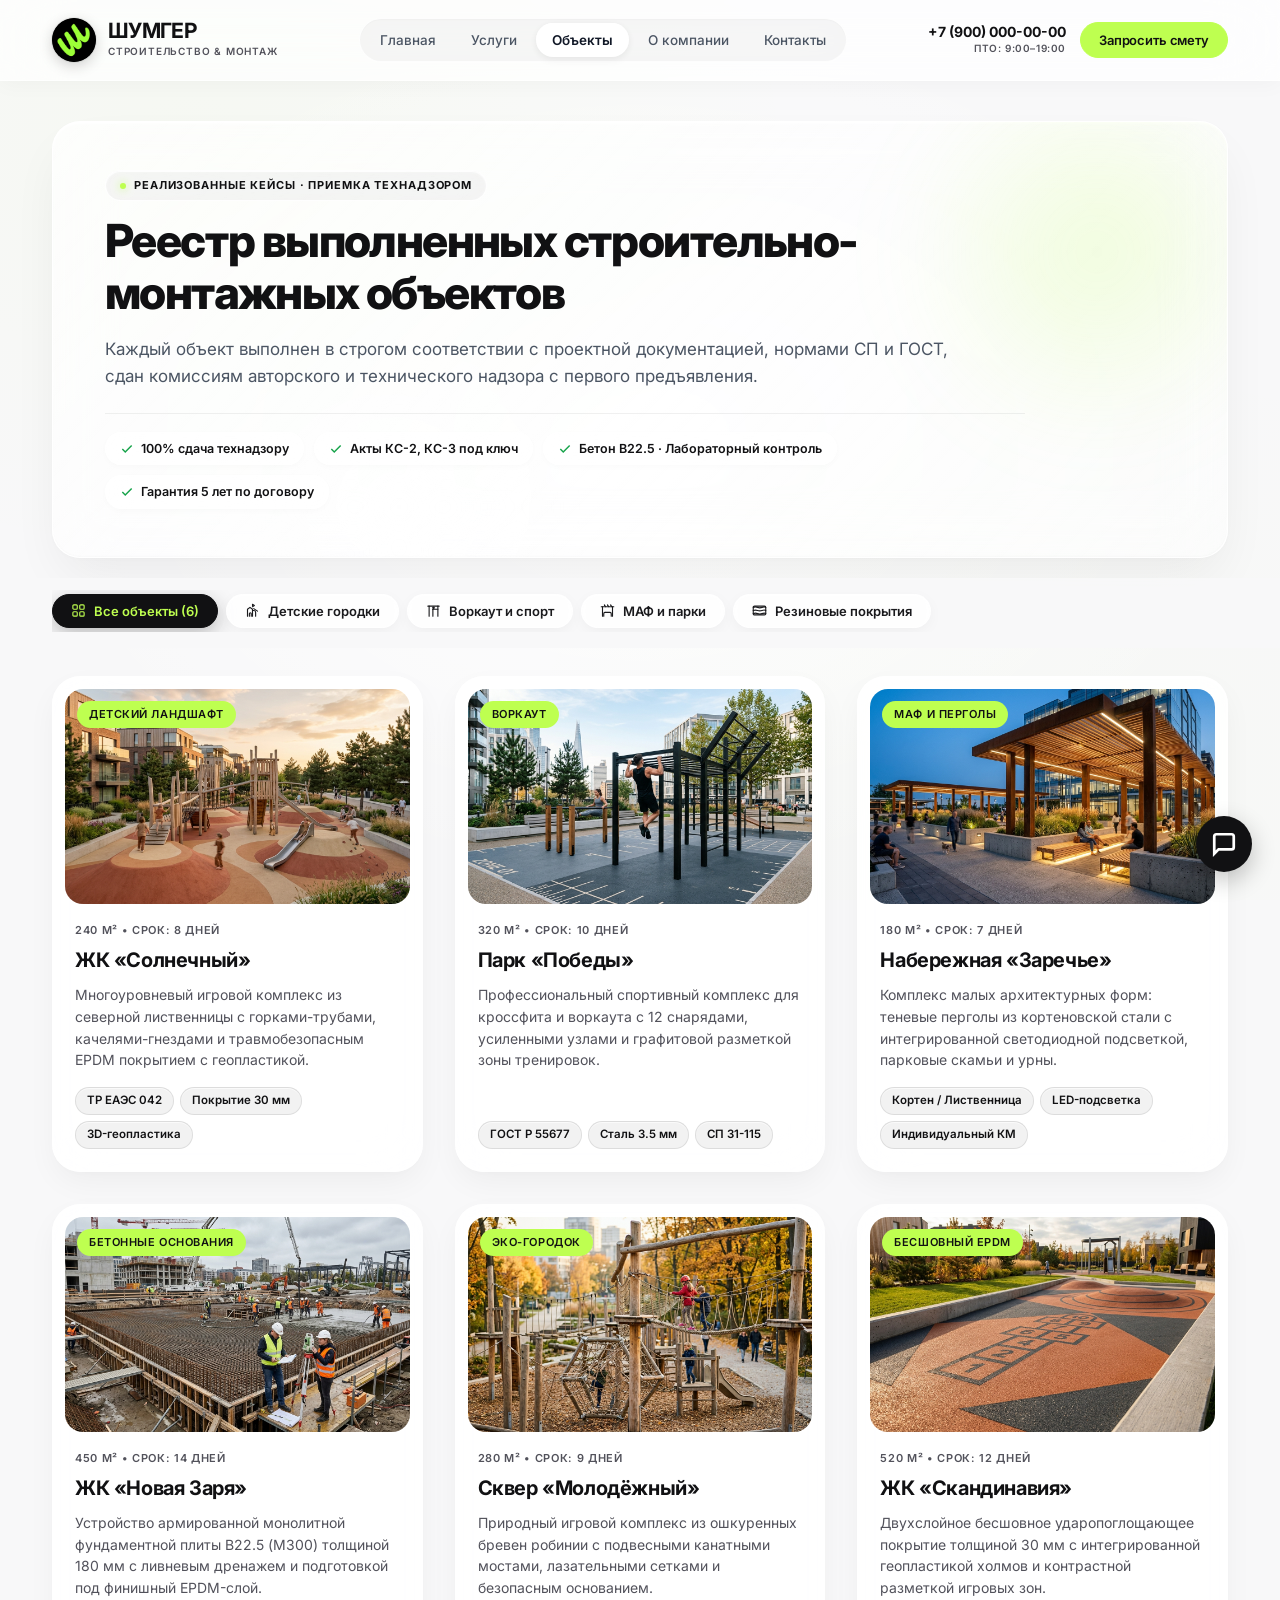
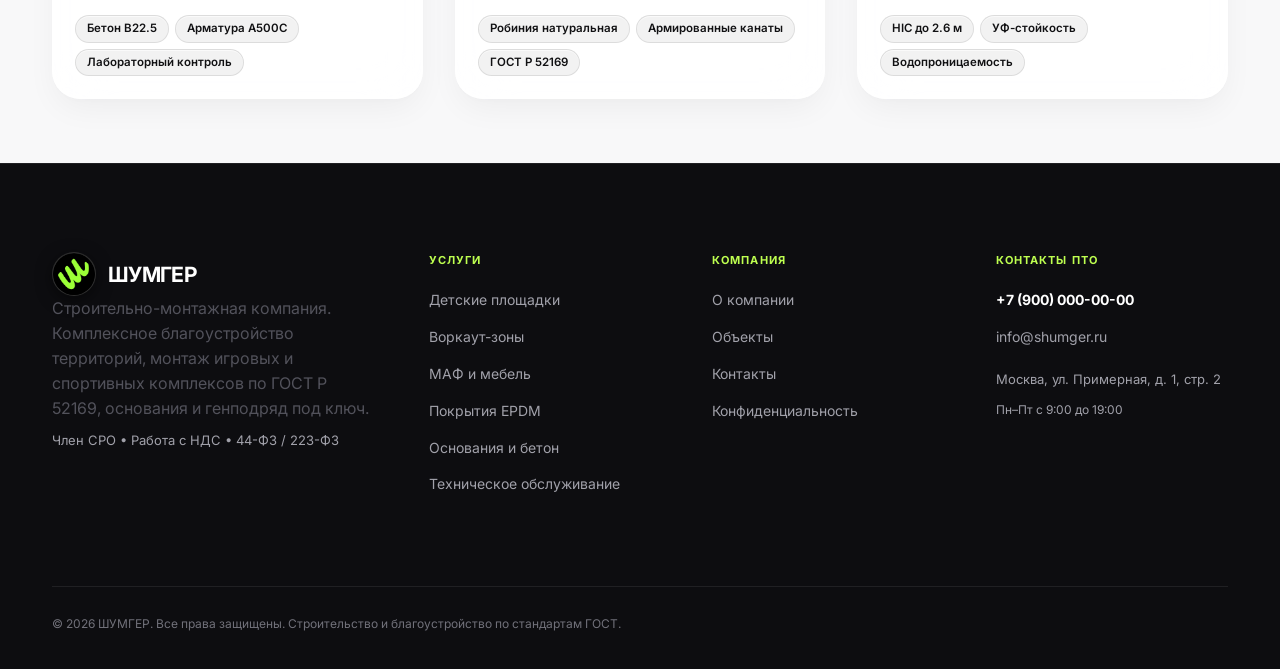
<file: portfolio.html>
<!DOCTYPE html>
<html lang="ru">
<head>
  <meta charset="UTF-8">
  <meta name="viewport" content="width=device-width, initial-scale=1.0">
  <title>Реализованные объекты благоустройства и строительства — ШУМГЕР</title>
  <meta name="description" content="Реализованные детские площадки, воркаут-парки, малые архитектурные формы, бесшовные резиновые покрытия и бетонные основания от компании ШУМГЕР. Работа по ГОСТ и СНиП.">
  <link rel="canonical" href="https://shumger.ru/portfolio.html">
  <meta name="theme-color" content="#111113">

  <!-- Favicon -->
  <link rel="icon" type="image/x-icon" href="favicon.ico">
  <link rel="icon" type="image/png" sizes="32x32" href="assets/images/favicon-32x32.png">
  <link rel="icon" type="image/png" sizes="192x192" href="assets/images/favicon.png">
  <link rel="icon" type="image/svg+xml" href="assets/images/favicon.svg">
  <link rel="apple-touch-icon" href="assets/images/favicon.png">

  <!-- Google Fonts: Inter -->
  <link rel="preconnect" href="https://fonts.googleapis.com">
  <link rel="preconnect" href="https://fonts.gstatic.com" crossorigin>
  <link rel="preconnect" href="https://fonts.googleapis.com">
  <link rel="preconnect" href="https://fonts.gstatic.com" crossorigin>
  <link href="https://fonts.googleapis.com/css2?family=Inter:wght@400;500;600;700&display=swap" rel="stylesheet">

  <!-- Stylesheet -->
  <link rel="stylesheet" href="assets/css/style.css">
</head>
<body>

  <a class="skip-link" href="#main-content">Перейти к основному содержанию</a>

  <!-- Шапка сайта -->
  <header class="header">
    <div class="container">
      <nav class="nav" aria-label="Основная навигация">
        <a href="index.html" class="logo" aria-label="ШУМГЕР — Строительно-монтажная компания">
          <div class="logo-icon" aria-hidden="true"><img src="assets/images/logo.png" alt="ШУМГЕР" class="logo-img" width="44" height="44"></div>
          <div class="logo-text">
            <span class="logo-title">ШУМГЕР</span>
            <span class="logo-tag">Строительство & Монтаж</span>
          </div>
        </a>

        <ul class="nav-menu" id="navMenu">
          <li><a href="index.html" class="nav-link">Главная</a></li>
          <li><a href="services.html" class="nav-link">Услуги</a></li>
          <li><a href="portfolio.html" class="nav-link active">Объекты</a></li>
          <li><a href="about.html" class="nav-link">О компании</a></li>
          <li><a href="contacts.html" class="nav-link">Контакты</a></li>
        </ul>

        <div class="nav-actions">
          <a href="tel:+79000000000" class="header-phone" aria-label="Позвонить в компанию">
            <span class="header-phone-number">+7 (900) 000-00-00</span>
            <span class="header-phone-hint">ПТО: 9:00–19:00</span>
          </a>
          <button type="button" class="btn btn-primary btn-sm" data-lead-trigger="Заявка из шапки: Портфолио">Запросить смету</button>
        </div>

        <button class="nav-toggle" type="button" aria-label="Открыть мобильное меню" aria-expanded="false" aria-controls="mobileDrawer">
          <svg viewBox="0 0 24 24" fill="none" stroke="currentColor" stroke-width="2" stroke-linecap="round"><line x1="3" y1="12" x2="21" y2="12"></line><line x1="3" y1="6" x2="21" y2="6"></line><line x1="3" y1="18" x2="21" y2="18"></line></svg>
        </button>
      </nav>
    </div>
  </header>

  <!-- Мобильное меню (Drawer) -->
  <div class="mobile-drawer-backdrop" id="drawerBackdrop"></div>
  <aside class="mobile-drawer" id="mobileDrawer" aria-label="Мобильное меню">
    <div>
      <div class="drawer-header">
        <div class="logo">
          <div class="logo-icon" aria-hidden="true"><img src="assets/images/logo.png" alt="ШУМГЕР" class="logo-img" width="44" height="44"></div>
          <span class="logo-title">ШУМГЕР</span>
        </div>
        <button class="drawer-close" aria-label="Закрыть меню">✕</button>
      </div>
      <nav class="drawer-nav">
        <a href="index.html" class="drawer-link">Главная</a>
        <a href="services.html" class="drawer-link">Услуги</a>
        <a href="portfolio.html" class="drawer-link active">Объекты</a>
        <a href="about.html" class="drawer-link">О компании</a>
        <a href="contacts.html" class="drawer-link">Контакты</a>
      </nav>
    </div>
    <div class="drawer-footer">
      <a href="tel:+79000000000" class="btn btn-ghost btn-block">+7 (900) 000-00-00</a>
      <button type="button" class="btn btn-primary btn-block" data-lead-trigger="Заявка из моб. меню: Портфолио">Оставить заявку</button>
    </div>
  </aside>

  <!-- Основной контент страницы -->
  <main id="main-content">
    <!-- Шапка страницы портфолио -->
    <section class="page-hero-section">
      <div class="container">
        <div class="page-hero-glass">
          <div class="page-hero-content">
            <div class="page-hero-kicker">
              <span class="page-hero-kicker-dot"></span>
              <span>РЕАЛИЗОВАННЫЕ КЕЙСЫ · ПРИЕМКА ТЕХНАДЗОРОМ</span>
            </div>
            <h1 class="page-hero-title">Реестр выполненных строительно-монтажных объектов</h1>
            <p class="page-hero-subtitle">
              Каждый объект выполнен в строгом соответствии с проектной документацией, нормами СП и ГОСТ, сдан комиссиям авторского и технического надзора с первого предъявления.
            </p>
            <div class="page-hero-badges">
              <div class="page-hero-badge">
                <svg width="14" height="14" viewBox="0 0 24 24" fill="none" stroke="currentColor" stroke-width="2.5"><polyline points="20 6 9 17 4 12"></polyline></svg>
                <span>100% сдача технадзору</span>
              </div>
              <div class="page-hero-badge">
                <svg width="14" height="14" viewBox="0 0 24 24" fill="none" stroke="currentColor" stroke-width="2.5"><polyline points="20 6 9 17 4 12"></polyline></svg>
                <span>Акты КС-2, КС-3 под ключ</span>
              </div>
              <div class="page-hero-badge">
                <svg width="14" height="14" viewBox="0 0 24 24" fill="none" stroke="currentColor" stroke-width="2.5"><polyline points="20 6 9 17 4 12"></polyline></svg>
                <span>Бетон B22.5 · Лабораторный контроль</span>
              </div>
              <div class="page-hero-badge">
                <svg width="14" height="14" viewBox="0 0 24 24" fill="none" stroke="currentColor" stroke-width="2.5"><polyline points="20 6 9 17 4 12"></polyline></svg>
                <span>Гарантия 5 лет по договору</span>
              </div>
            </div>
          </div>
        </div>
      </div>
    </section>

    <!-- Быстрая липкая навигация по направлениям объектов (Sticky Pill Tabs) -->
    <nav class="services-sticky-nav" aria-label="Быстрый фильтр объектов">
      <div class="container">
        <div class="services-filter-pills" id="portfolioFilterPills">
          <button type="button" class="services-filter-pill filter-btn active" data-filter="all">
            <svg width="15" height="15" viewBox="0 0 24 24" fill="none" stroke="currentColor" stroke-width="1.8" stroke-linecap="round" stroke-linejoin="round"><rect x="3" y="3" width="7" height="7" rx="1.5"></rect><rect x="14" y="3" width="7" height="7" rx="1.5"></rect><rect x="14" y="14" width="7" height="7" rx="1.5"></rect><rect x="3" y="14" width="7" height="7" rx="1.5"></rect></svg>
            Все объекты (6)
          </button>
          <button type="button" class="services-filter-pill filter-btn" data-filter="kids">
            <svg width="15" height="15" viewBox="0 0 24 24" fill="none" stroke="currentColor" stroke-width="1.8" stroke-linecap="round" stroke-linejoin="round"><path d="M4 21V10l4-3 4 3v11"></path><path d="M12 4V2l3 2-3 2"></path><path d="M7 21v-4a1.5 1.5 0 0 1 3 0v4"></path><path d="M12 12h2a3 3 0 0 1 3 3v6"></path><path d="M14 9l6 4"></path></svg>
            Детские городки
          </button>
          <button type="button" class="services-filter-pill filter-btn" data-filter="workout">
            <svg width="15" height="15" viewBox="0 0 24 24" fill="none" stroke="currentColor" stroke-width="1.8" stroke-linecap="round" stroke-linejoin="round"><line x1="3" y1="5" x2="21" y2="5"></line><line x1="5" y1="5" x2="5" y2="21"></line><line x1="19" y1="5" x2="19" y2="21"></line><line x1="11" y1="10" x2="19" y2="10"></line><line x1="11" y1="10" x2="11" y2="21"></line><circle cx="12" cy="7.5" r="1.2" fill="currentColor"></circle></svg>
            Воркаут и спорт
          </button>
          <button type="button" class="services-filter-pill filter-btn" data-filter="maf">
            <svg width="15" height="15" viewBox="0 0 24 24" fill="none" stroke="currentColor" stroke-width="1.8" stroke-linecap="round" stroke-linejoin="round"><line x1="2" y1="6" x2="22" y2="6"></line><line x1="4" y1="6" x2="4" y2="21"></line><line x1="20" y1="6" x2="20" y2="21"></line><line x1="7" y1="3" x2="9" y2="6"></line><line x1="12" y1="3" x2="14" y2="6"></line><line x1="17" y1="3" x2="19" y2="6"></line><path d="M8 15h8a2 2 0 0 1 2 2v4"></path><path d="M6 21v-4a2 2 0 0 1 2-2"></path></svg>
            МАФ и парки
          </button>
          <button type="button" class="services-filter-pill filter-btn" data-filter="rubber">
            <svg width="15" height="15" viewBox="0 0 24 24" fill="none" stroke="currentColor" stroke-width="1.8" stroke-linecap="round" stroke-linejoin="round"><path d="M2 7c2.5-1 4.5-1 7 0s4.5 1 7 0 4.5-1 6 0"></path><path d="M2 12c2.5-1 4.5-1 7 0s4.5 1 7 0 4.5-1 6 0"></path><path d="M2 17c2.5-1 4.5-1 7 0s4.5 1 7 0 4.5-1 6 0"></path><rect x="2" y="5" width="20" height="14" rx="2"></rect></svg>
            Резиновые покрытия
          </button>
        </div>
      </div>
    </nav>

    <section class="section" style="padding-top: var(--space-md); padding-bottom: var(--space-3xl);">
      <div class="container">

        <!-- Сетка карточек -->
        <div class="portfolio-grid">
          <!-- 1. ЖК Солнечный -->
          <article class="portfolio-card" data-category="kids" data-project-id="solnechny">
            <div class="portfolio-media">
              <span class="portfolio-badge">Детский ландшафт</span>
              <img src="assets/images/projects/project-playground.jpg" alt="ЖК Солнечный — детский комплекс" class="portfolio-img" loading="lazy">
            </div>
            <div class="portfolio-body">
              <div class="portfolio-meta">240 М² • СРОК: 8 ДНЕЙ</div>
              <h3 class="portfolio-title">ЖК «Солнечный»</h3>
              <p class="portfolio-desc">Многоуровневый игровой комплекс из северной лиственницы с горками-трубами, качелями-гнездами и травмобезопасным EPDM покрытием с геопластикой.</p>
              <div class="portfolio-tags">
                <span class="portfolio-tag-item">ТР ЕАЭС 042</span>
                <span class="portfolio-tag-item">Покрытие 30 мм</span>
                <span class="portfolio-tag-item">3D-геопластика</span>
              </div>
            </div>
          </article>

          <!-- 2. Парк Победы -->
          <article class="portfolio-card" data-category="workout" data-project-id="pobeda">
            <div class="portfolio-media">
              <span class="portfolio-badge">Воркаут</span>
              <img src="assets/images/projects/project-workout.jpg" alt="Парк Победы — спортивный комплекс" class="portfolio-img" loading="lazy">
            </div>
            <div class="portfolio-body">
              <div class="portfolio-meta">320 М² • СРОК: 10 ДНЕЙ</div>
              <h3 class="portfolio-title">Парк «Победы»</h3>
              <p class="portfolio-desc">Профессиональный спортивный комплекс для кроссфита и воркаута с 12 снарядами, усиленными узлами и графитовой разметкой зоны тренировок.</p>
              <div class="portfolio-tags">
                <span class="portfolio-tag-item">ГОСТ Р 55677</span>
                <span class="portfolio-tag-item">Сталь 3.5 мм</span>
                <span class="portfolio-tag-item">СП 31-115</span>
              </div>
            </div>
          </article>

          <!-- 3. Набережная Заречье -->
          <article class="portfolio-card" data-category="maf" data-project-id="zareche">
            <div class="portfolio-media">
              <span class="portfolio-badge">МАФ и перголы</span>
              <img src="assets/images/projects/project-maf.jpg" alt="Набережная Заречье — перголы и уличная мебель" class="portfolio-img" loading="lazy">
            </div>
            <div class="portfolio-body">
              <div class="portfolio-meta">180 М² • СРОК: 7 ДНЕЙ</div>
              <h3 class="portfolio-title">Набережная «Заречье»</h3>
              <p class="portfolio-desc">Комплекс малых архитектурных форм: теневые перголы из кортеновской стали с интегрированной светодиодной подсветкой, парковые скамьи и урны.</p>
              <div class="portfolio-tags">
                <span class="portfolio-tag-item">Кортен / Лиственница</span>
                <span class="portfolio-tag-item">LED-подсветка</span>
                <span class="portfolio-tag-item">Индивидуальный КМ</span>
              </div>
            </div>
          </article>

          <!-- 4. ЖК Новая Заря -->
          <article class="portfolio-card" data-category="rubber" data-project-id="zarya">
            <div class="portfolio-media">
              <span class="portfolio-badge">Бетонные основания</span>
              <img src="assets/images/projects/project-foundations.jpg" alt="ЖК Новая Заря — бетонная плита основания" class="portfolio-img" loading="lazy">
            </div>
            <div class="portfolio-body">
              <div class="portfolio-meta">450 М² • СРОК: 14 ДНЕЙ</div>
              <h3 class="portfolio-title">ЖК «Новая Заря»</h3>
              <p class="portfolio-desc">Устройство армированной монолитной фундаментной плиты B22.5 (М300) толщиной 180 мм с ливневым дренажем и подготовкой под финишный EPDM-слой.</p>
              <div class="portfolio-tags">
                <span class="portfolio-tag-item">Бетон B22.5</span>
                <span class="portfolio-tag-item">Арматура А500С</span>
                <span class="portfolio-tag-item">Лабораторный контроль</span>
              </div>
            </div>
          </article>

          <!-- 5. Сквер Молодёжный -->
          <article class="portfolio-card" data-category="kids" data-project-id="molodezhny">
            <div class="portfolio-media">
              <span class="portfolio-badge">Эко-городок</span>
              <img src="assets/images/projects/project-timber.jpg" alt="Сквер Молодёжный — канатный эко-комплекс" class="portfolio-img" loading="lazy">
            </div>
            <div class="portfolio-body">
              <div class="portfolio-meta">280 М² • СРОК: 9 ДНЕЙ</div>
              <h3 class="portfolio-title">Сквер «Молодёжный»</h3>
              <p class="portfolio-desc">Природный игровой комплекс из ошкуренных бревен робинии с подвесными канатными мостами, лазательными сетками и безопасным основанием.</p>
              <div class="portfolio-tags">
                <span class="portfolio-tag-item">Робиния натуральная</span>
                <span class="portfolio-tag-item">Армированные канаты</span>
                <span class="portfolio-tag-item">ГОСТ Р 52169</span>
              </div>
            </div>
          </article>

          <!-- 6. ЖК Скандинавия -->
          <article class="portfolio-card" data-category="rubber" data-project-id="skandinaviya">
            <div class="portfolio-media">
              <span class="portfolio-badge">Бесшовный EPDM</span>
              <img src="assets/images/projects/project-epdm.jpg" alt="ЖК Скандинавия — бесшовное EPDM покрытие" class="portfolio-img" loading="lazy">
            </div>
            <div class="portfolio-body">
              <div class="portfolio-meta">520 М² • СРОК: 12 ДНЕЙ</div>
              <h3 class="portfolio-title">ЖК «Скандинавия»</h3>
              <p class="portfolio-desc">Двухслойное бесшовное ударопоглощающее покрытие толщиной 30 мм с интегрированной геопластикой холмов и контрастной разметкой игровых зон.</p>
              <div class="portfolio-tags">
                <span class="portfolio-tag-item">HIC до 2.6 м</span>
                <span class="portfolio-tag-item">УФ-стойкость</span>
                <span class="portfolio-tag-item">Водопроницаемость</span>
              </div>
            </div>
          </article>
        </div>
      </div>
    </section>
  </main>

  <!-- Футер -->
  <footer class="footer">
    <div class="container">
      <div class="footer-grid">
        <div class="footer-brand">
          <div class="logo">
            <div class="logo-icon" aria-hidden="true"><img src="assets/images/logo.png" alt="ШУМГЕР" class="logo-img" width="44" height="44"></div>
            <span class="logo-title" style="color:#ffffff;">ШУМГЕР</span>
          </div>
          <p>Строительно-монтажная компания. Комплексное благоустройство территорий, монтаж игровых и спортивных комплексов по ГОСТ Р 52169, основания и генподряд под ключ.</p>
          <div style="font-size: 13px; color: #a1a1aa; margin-top: 10px;">
            <span>Член СРО</span> • <span>Работа с НДС</span> • <span>44-ФЗ / 223-ФЗ</span>
          </div>
        </div>
        <div>
          <h4 class="footer-title">Услуги</h4>
          <ul class="footer-links">
            <li><a href="services.html#detskie">Детские площадки</a></li>
            <li><a href="services.html#workout">Воркаут-зоны</a></li>
            <li><a href="services.html#maf">МАФ и мебель</a></li>
            <li><a href="services.html#pokrytiya">Покрытия EPDM</a></li>
            <li><a href="services.html#osnovaniya">Основания и бетон</a></li>
            <li><a href="services.html#obsluzhivanie">Техническое обслуживание</a></li>
          </ul>
        </div>
        <div>
          <h4 class="footer-title">Компания</h4>
          <ul class="footer-links">
            <li><a href="about.html">О компании</a></li>
            <li><a href="portfolio.html">Объекты</a></li>
            <li><a href="contacts.html">Контакты</a></li>
            <li><a href="privacy.html">Конфиденциальность</a></li>
          </ul>
        </div>
        <div>
          <h4 class="footer-title">Контакты ПТО</h4>
          <ul class="footer-links">
            <li><a href="tel:+79000000000" style="font-weight: 700; color: #ffffff;">+7 (900) 000-00-00</a></li>
            <li><a href="mailto:info@shumger.ru">info@shumger.ru</a></li>
            <li style="font-size: 13px; color: #a1a1aa; margin-top: 8px;">Москва, ул. Примерная, д. 1, стр. 2</li>
            <li style="font-size: 12px; color: #a1a1aa;">Пн–Пт с 9:00 до 19:00</li>
          </ul>
        </div>
      </div>
      <div class="footer-bottom">
        <div>© 2026 ШУМГЕР. Все права защищены. Строительство и благоустройство по стандартам ГОСТ.</div>
      </div>
    </div>
  </footer>

  <!-- Модальное окно детализации проекта -->
  <div class="modal-backdrop" id="projectModal" role="dialog" aria-modal="true" aria-label="Детали проекта">
    <div class="modal-dialog modal-dialog-project">
      <button type="button" class="modal-close" aria-label="Закрыть окно">✕</button>

      <!-- Фото объекта -->
      <div class="project-modal-preview">
        <img src="assets/images/projects/project-playground.jpg" alt="Фото реализованного объекта" data-modal-img class="project-modal-photo" loading="lazy">
        <span class="project-modal-status-badge">Сдан в эксплуатацию</span>
      </div>

      <div class="project-modal-header">
        <span class="eyebrow" data-modal-cat>Детский ландшафт</span>
        <h2 class="section-title project-modal-title" data-modal-title>ЖК «Солнечный»</h2>
      </div>

      <!-- Инженерные характеристики выполненного объекта -->
      <div class="project-specs-panel">
        <div class="project-spec-item">
          <div class="project-spec-icon" aria-hidden="true">
            <svg width="18" height="18" viewBox="0 0 24 24" fill="none" stroke="currentColor" stroke-width="2">
              <rect x="3" y="3" width="18" height="18" rx="2"></rect>
              <path d="M3 9h4"></path>
              <path d="M3 15h4"></path>
              <path d="M9 21v-4"></path>
              <path d="M15 21v-4"></path>
            </svg>
          </div>
          <div class="project-spec-content">
            <span class="project-spec-label">Площадь</span>
            <span class="project-spec-val" data-modal-area>240 м²</span>
          </div>
        </div>

        <div class="project-spec-item">
          <div class="project-spec-icon" aria-hidden="true">
            <svg width="18" height="18" viewBox="0 0 24 24" fill="none" stroke="currentColor" stroke-width="2">
              <circle cx="12" cy="12" r="10"></circle>
              <polyline points="12 6 12 12 16 14"></polyline>
            </svg>
          </div>
          <div class="project-spec-content">
            <span class="project-spec-label">Срок монтажа</span>
            <span class="project-spec-val" data-modal-term>8 рабочих дней</span>
          </div>
        </div>

        <div class="project-spec-item">
          <div class="project-spec-icon" aria-hidden="true">
            <svg width="18" height="18" viewBox="0 0 24 24" fill="none" stroke="currentColor" stroke-width="2">
              <path d="M12 22s8-4 8-10V5l-8-3-8 3v7c0 6 8 10 8 10z"></path>
              <polyline points="9 12 11 14 15 10"></polyline>
            </svg>
          </div>
          <div class="project-spec-content">
            <span class="project-spec-label">Регламент</span>
            <span class="project-spec-val" data-modal-gost>ГОСТ Р 52169</span>
          </div>
        </div>
      </div>

      <p class="portfolio-desc" data-modal-desc style="font-size: 14.5px; margin-bottom: 18px; color: var(--color-graphite); line-height: 1.6;"></p>

      <div style="margin-bottom: 22px;">
        <div style="font-size: 12.5px; font-weight: 700; text-transform: uppercase; letter-spacing: 0.05em; color: var(--color-dark); margin-bottom: 10px;">Смонтированное оборудование и работы:</div>
        <ul class="project-modal-list" data-modal-list></ul>
      </div>

      <button type="button" class="btn btn-primary btn-block btn-lg" data-modal-cta>
        Заказать расчёт сметы по объекту
      </button>
    </div>
  </div>

  <!-- Модальное окно заявки -->
  <div class="modal-backdrop" id="leadModal" role="dialog" aria-modal="true" aria-label="Оставить заявку">
    <div class="modal-dialog" style="max-width: 520px;">
      <button type="button" class="modal-close" aria-label="Закрыть окно">✕</button>
      <span class="eyebrow">ОПЕРАТИВНЫЙ РАСЧЁТ</span>
      <h2 class="section-title modal-lead-title" style="margin-top: 6px;">Получить точную смету</h2>
      <p style="font-size: 14px; color: var(--color-text-secondary); margin-bottom: 20px;">
        Инженер ПТО свяжется с вами в течение 15 минут, ответит на вопросы и подготовит проект сметы по ГОСТ.
      </p>

      <form id="modalLeadForm">
        <input type="hidden" name="lead_context" value="Заявка из портфолио">

        <div class="form-group">
          <label class="form-label" for="modalName">Ваше имя *</label>
          <input type="text" id="modalName" name="name" class="form-input" placeholder="Как к вам обращаться" required>
        </div>

        <div class="form-group">
          <label class="form-label" for="modalPhone">Номер телефона *</label>
          <input type="tel" id="modalPhone" name="phone" class="form-input" placeholder="+7 (___) ___-__-__" required>
        </div>

        <button type="submit" class="btn btn-primary btn-block btn-lg" style="margin-top: 10px;">
          Отправить заявку
        </button>
      </form>
    </div>
  </div>

  <!-- Плавающий виджет связи FAB -->
  <div class="quick-contact-fab" id="quickContactFab" aria-label="Быстрая связь">
    <button type="button" class="fab-main-btn" aria-label="Открыть контакты">
      <svg width="26" height="26" viewBox="0 0 24 24" fill="none" stroke="currentColor" stroke-width="2.5">
        <path d="M21 15a2 2 0 0 1-2 2H7l-4 4V5a2 2 0 0 1 2-2h14a2 2 0 0 1 2 2z"></path>
      </svg>
    </button>
    <div class="fab-options">
      <a href="https://wa.me/79000000000" target="_blank" rel="noopener noreferrer" class="fab-item fab-wa" aria-label="WhatsApp">
        <svg width="22" height="22" viewBox="0 0 24 24" fill="currentColor">
          <path d="M12.04 2c-5.46 0-9.91 4.45-9.91 9.91 0 1.75.46 3.45 1.32 4.95L2.05 22l5.25-1.38c1.45.79 3.08 1.21 4.74 1.21 5.46 0 9.91-4.45 9.91-9.91 0-2.65-1.03-5.14-2.9-7.01A9.82 9.82 0 0 0 12.04 2zm0 18.15c-1.49 0-2.95-.4-4.22-1.15l-.3-.18-3.13.82.83-3.05-.2-.31a8.16 8.16 0 0 1-1.25-4.38c0-4.52 3.68-8.2 8.2-8.2 2.19 0 4.25.85 5.8 2.4 1.55 1.55 2.4 3.61 2.4 5.8 0 4.52-3.68 8.2-8.2 8.2zm4.49-6.14c-.25-.12-1.47-.72-1.7-.81-.23-.08-.39-.12-.56.12-.17.25-.64.81-.79.98-.14.17-.29.19-.54.06-.25-.12-1.05-.39-2-1.23-.74-.66-1.23-1.47-1.38-1.72-.14-.25-.02-.38.11-.51.11-.11.25-.29.37-.43.12-.14.17-.25.25-.41.08-.17.04-.31-.02-.43s-.56-1.34-.76-1.84c-.2-.49-.4-.42-.56-.43h-.47c-.17 0-.43.06-.66.31-.23.25-.86.84-.86 2.05 0 1.21.88 2.38 1 2.54.12.17 1.73 2.64 4.19 3.7.59.25 1.05.4 1.41.51.59.19 1.13.16 1.56.1.48-.07 1.47-.6 1.68-1.18.21-.58.21-1.07.14-1.18-.06-.11-.23-.17-.48-.29z"/>
        </svg>
      </a>
      <a href="https://t.me/shumger" target="_blank" rel="noopener noreferrer" class="fab-item fab-tg" aria-label="Telegram">
        <svg width="22" height="22" viewBox="0 0 24 24" fill="currentColor">
          <path d="M12 2C6.48 2 2 6.48 2 12s4.48 10 10 10 10-4.48 10-10S17.52 2 12 2zm4.64 6.8c-.15 1.58-.8 5.42-1.13 7.19-.14.75-.42 1-.68 1.03-.58.05-1.02-.38-1.58-.75-.88-.58-1.38-.94-2.23-1.5-.99-.65-.35-1.01.22-1.59.15-.15 2.71-2.48 2.76-2.69a.2.2 0 0 0-.05-.18c-.06-.05-.14-.03-.21-.02-.09.02-1.49.95-4.22 2.79-.4.27-.76.41-1.08.4-.36-.01-1.04-.2-1.55-.37-.63-.2-1.12-.31-1.08-.66.02-.18.27-.36.74-.55 2.92-1.27 4.86-2.11 5.83-2.52 2.78-1.16 3.35-1.36 3.73-1.36.08 0 .27.02.39.12.1.08.13.19.14.27-.01.06.01.24 0 .38z"/>
        </svg>
      </a>
      <a href="tel:+79000000000" class="fab-item fab-tel" aria-label="Звонок в отдел смет">
        <svg width="20" height="20" viewBox="0 0 24 24" fill="none" stroke="currentColor" stroke-width="2.5">
          <path d="M22 16.92v3a2 2 0 0 1-2.18 2 19.79 19.79 0 0 1-8.63-3.07 19.5 19.5 0 0 1-6-6 19.79 19.79 0 0 1-3.07-8.67A2 2 0 0 1 4.11 2h3a2 2 0 0 1 2 1.72 12.84 12.84 0 0 0 .7 2.81 2 2 0 0 1-.45 2.11L8.09 9.91a16 16 0 0 0 6 6l1.27-1.27a2 2 0 0 1 2.11-.45 12.84 12.84 0 0 0 2.81.7A2 2 0 0 1 22 16.92z"></path>
        </svg>
      </a>
    </div>
  </div>

  <script src="assets/js/main.js"></script>
</body>
</html>
</file>
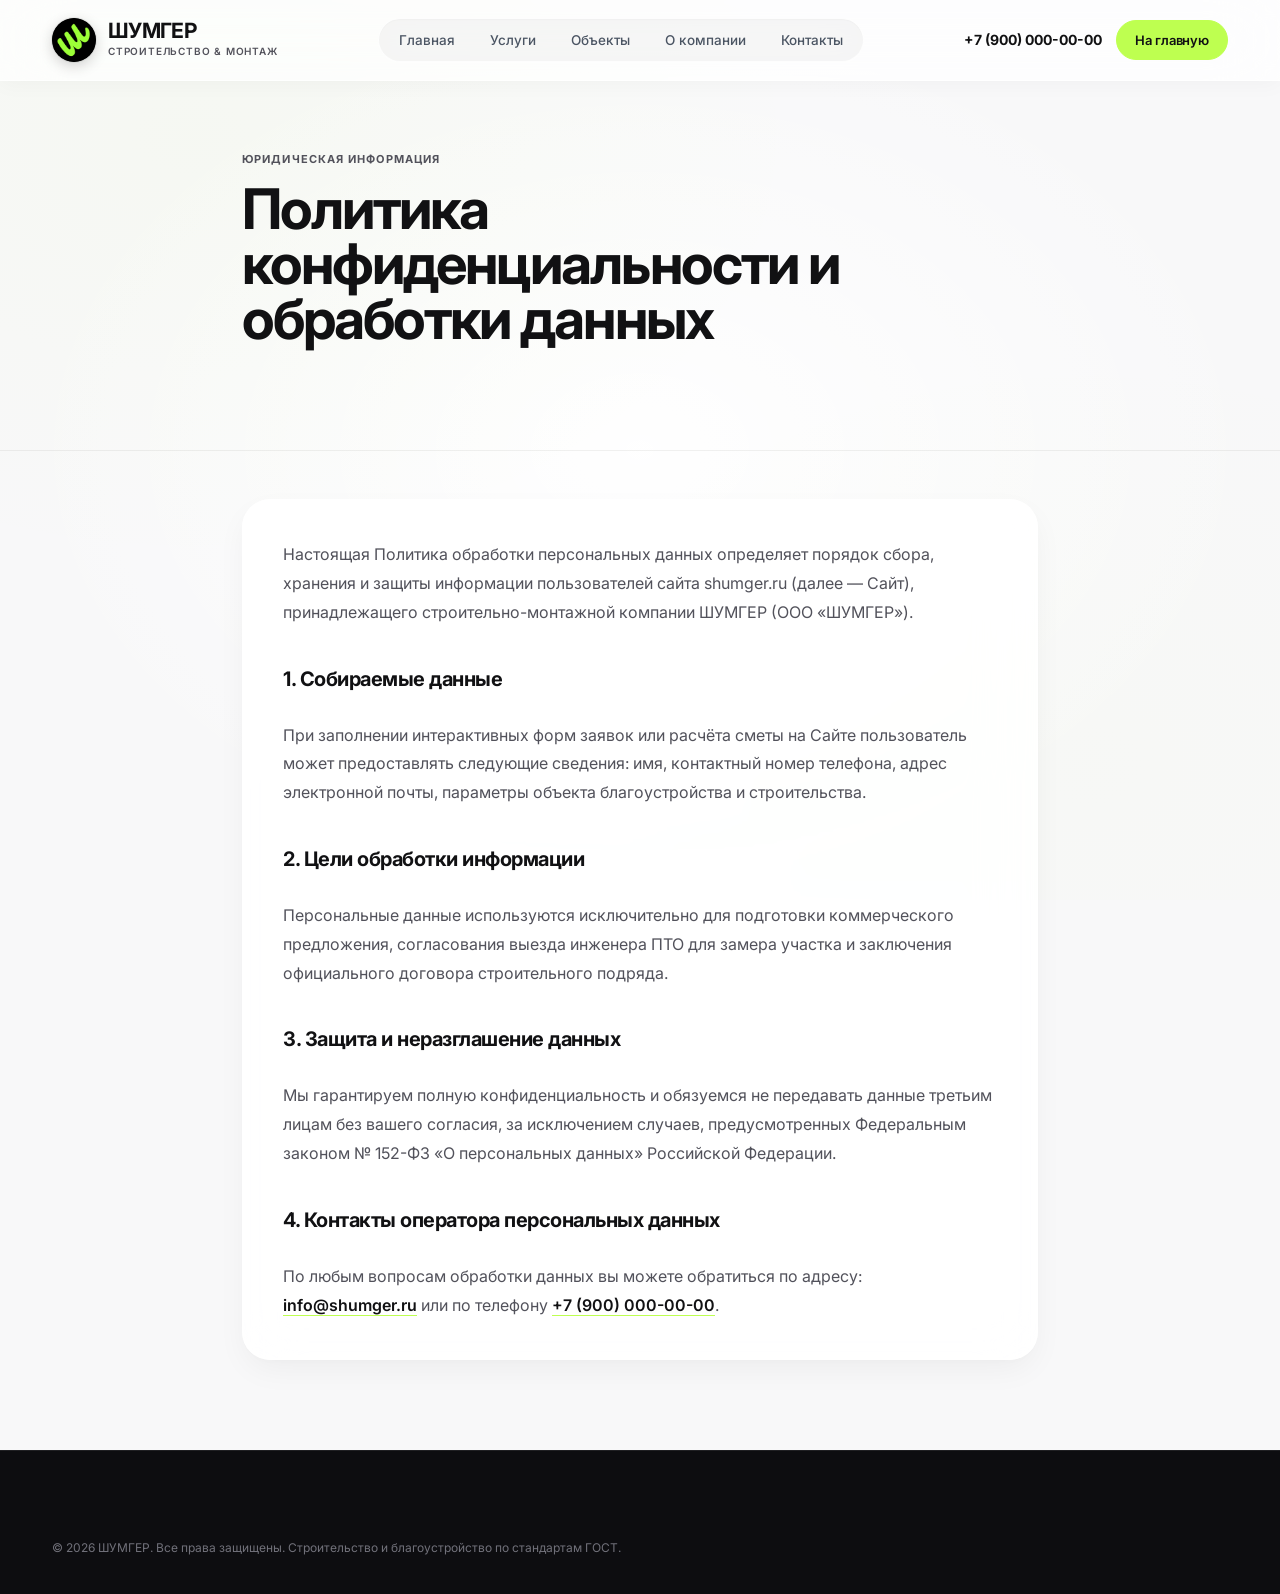
<file: privacy.html>
<!DOCTYPE html>
<html lang="ru">
<head>
  <meta charset="UTF-8">
  <meta name="viewport" content="width=device-width, initial-scale=1.0">
  <title>Политика конфиденциальности — ШУМГЕР</title>
  <link rel="canonical" href="https://shumger.ru/privacy.html">
  <meta name="theme-color" content="#111113">

  <!-- Favicon -->
  <link rel="icon" type="image/x-icon" href="favicon.ico">
  <link rel="icon" type="image/png" sizes="32x32" href="assets/images/favicon-32x32.png">
  <link rel="icon" type="image/png" sizes="192x192" href="assets/images/favicon.png">
  <link rel="icon" type="image/svg+xml" href="assets/images/favicon.svg">
  <link rel="apple-touch-icon" href="assets/images/favicon.png">

  <!-- Google Fonts: Inter -->
  <link rel="preconnect" href="https://fonts.googleapis.com">
  <link rel="preconnect" href="https://fonts.gstatic.com" crossorigin>
  <link rel="preconnect" href="https://fonts.googleapis.com">
  <link rel="preconnect" href="https://fonts.gstatic.com" crossorigin>
  <link href="https://fonts.googleapis.com/css2?family=Inter:wght@400;500;600;700&display=swap" rel="stylesheet">

  <link rel="stylesheet" href="assets/css/style.css">
</head>
<body>

  <a class="skip-link" href="#main-content">Перейти к основному содержанию</a>

  <!-- Шапка -->
  <header class="header">
    <div class="container">
      <nav class="nav" aria-label="Основная навигация">
        <a href="index.html" class="logo" aria-label="ШУМГЕР — Строительно-монтажная компания">
          <div class="logo-icon" aria-hidden="true"><img src="assets/images/logo.png" alt="ШУМГЕР" class="logo-img" width="44" height="44"></div>
          <div class="logo-text">
            <span class="logo-title">ШУМГЕР</span>
            <span class="logo-tag">Строительство & Монтаж</span>
          </div>
        </a>

        <ul class="nav-menu" id="navMenu">
          <li><a href="index.html" class="nav-link">Главная</a></li>
          <li><a href="services.html" class="nav-link">Услуги</a></li>
          <li><a href="portfolio.html" class="nav-link">Объекты</a></li>
          <li><a href="about.html" class="nav-link">О компании</a></li>
          <li><a href="contacts.html" class="nav-link">Контакты</a></li>
        </ul>

        <div class="nav-actions">
          <a href="tel:+79000000000" class="header-phone">
            <span class="header-phone-number">+7 (900) 000-00-00</span>
          </a>
          <a href="index.html" class="btn btn-primary btn-sm">На главную</a>
        </div>

        <button class="nav-toggle" type="button" aria-label="Открыть мобильное меню" aria-expanded="false" aria-controls="mobileDrawer">
          <svg viewBox="0 0 24 24" fill="none" stroke="currentColor" stroke-width="2" stroke-linecap="round"><line x1="3" y1="12" x2="21" y2="12"></line><line x1="3" y1="6" x2="21" y2="6"></line><line x1="3" y1="18" x2="21" y2="18"></line></svg>
        </button>
      </nav>
    </div>
  </header>

  <!-- Мобильное меню -->
  <div class="mobile-drawer-backdrop" id="drawerBackdrop"></div>
  <aside class="mobile-drawer" id="mobileDrawer">
    <div class="drawer-header">
      <div class="logo">
        <div class="logo-icon" aria-hidden="true"><img src="assets/images/logo.png" alt="ШУМГЕР" class="logo-img" width="44" height="44"></div>
        <span class="logo-title">ШУМГЕР</span>
      </div>
      <button class="drawer-close" aria-label="Закрыть меню">✕</button>
    </div>
    <nav class="drawer-nav">
      <a href="index.html" class="drawer-link">Главная</a>
      <a href="services.html" class="drawer-link">Услуги</a>
      <a href="portfolio.html" class="drawer-link">Объекты</a>
      <a href="about.html" class="drawer-link">О компании</a>
      <a href="contacts.html" class="drawer-link">Контакты</a>
    </nav>
  </aside>

  <!-- Контент -->
  <main id="main-content">
    <section class="section" style="padding-top: var(--space-3xl); border-bottom: 1px solid rgba(20, 20, 15, 0.06);">
      <div class="container" style="max-width: 860px;">
        <span class="eyebrow">ЮРИДИЧЕСКАЯ ИНФОРМАЦИЯ</span>
        <h1 class="section-title" style="margin-top: 6px; text-align: left; color: var(--color-dark);">Политика конфиденциальности и обработки данных</h1>
      </div>
    </section>

    <section class="section" style="padding-top: var(--space-2xl);">
      <div class="container" style="max-width: 860px;">
        <div class="requisites-glass-card" style="color: var(--color-text-secondary); line-height: 1.8; display: flex; flex-direction: column; gap: var(--space-lg);">
          <p>Настоящая Политика обработки персональных данных определяет порядок сбора, хранения и защиты информации пользователей сайта shumger.ru (далее — Сайт), принадлежащего строительно-монтажной компании ШУМГЕР (ООО «ШУМГЕР»).</p>

          <h2 style="color: var(--color-dark); font-size: var(--text-xl); font-weight: 700; margin-top: 10px;">1. Собираемые данные</h2>
          <p>При заполнении интерактивных форм заявок или расчёта сметы на Сайте пользователь может предоставлять следующие сведения: имя, контактный номер телефона, адрес электронной почты, параметры объекта благоустройства и строительства.</p>

          <h2 style="color: var(--color-dark); font-size: var(--text-xl); font-weight: 700; margin-top: 10px;">2. Цели обработки информации</h2>
          <p>Персональные данные используются исключительно для подготовки коммерческого предложения, согласования выезда инженера ПТО для замера участка и заключения официального договора строительного подряда.</p>

          <h2 style="color: var(--color-dark); font-size: var(--text-xl); font-weight: 700; margin-top: 10px;">3. Защита и неразглашение данных</h2>
          <p>Мы гарантируем полную конфиденциальность и обязуемся не передавать данные третьим лицам без вашего согласия, за исключением случаев, предусмотренных Федеральным законом № 152-ФЗ «О персональных данных» Российской Федерации.</p>

          <h2 style="color: var(--color-dark); font-size: var(--text-xl); font-weight: 700; margin-top: 10px;">4. Контакты оператора персональных данных</h2>
          <p>По любым вопросам обработки данных вы можете обратиться по адресу: <a href="mailto:info@shumger.ru" class="link-underlined">info@shumger.ru</a> или по телефону <a href="tel:+79000000000" class="link-underlined">+7 (900) 000-00-00</a>.</p>
        </div>
      </div>
    </section>
  </main>

  <!-- Футер -->
  <footer class="footer">
    <div class="container">
      <div class="footer-bottom" style="border:none; padding-top:0;">
        <div>© 2026 ШУМГЕР. Все права защищены. Строительство и благоустройство по стандартам ГОСТ.</div>
      </div>
    </div>
  </footer>

  <script src="assets/js/main.js"></script>
</body>
</html>
</file>
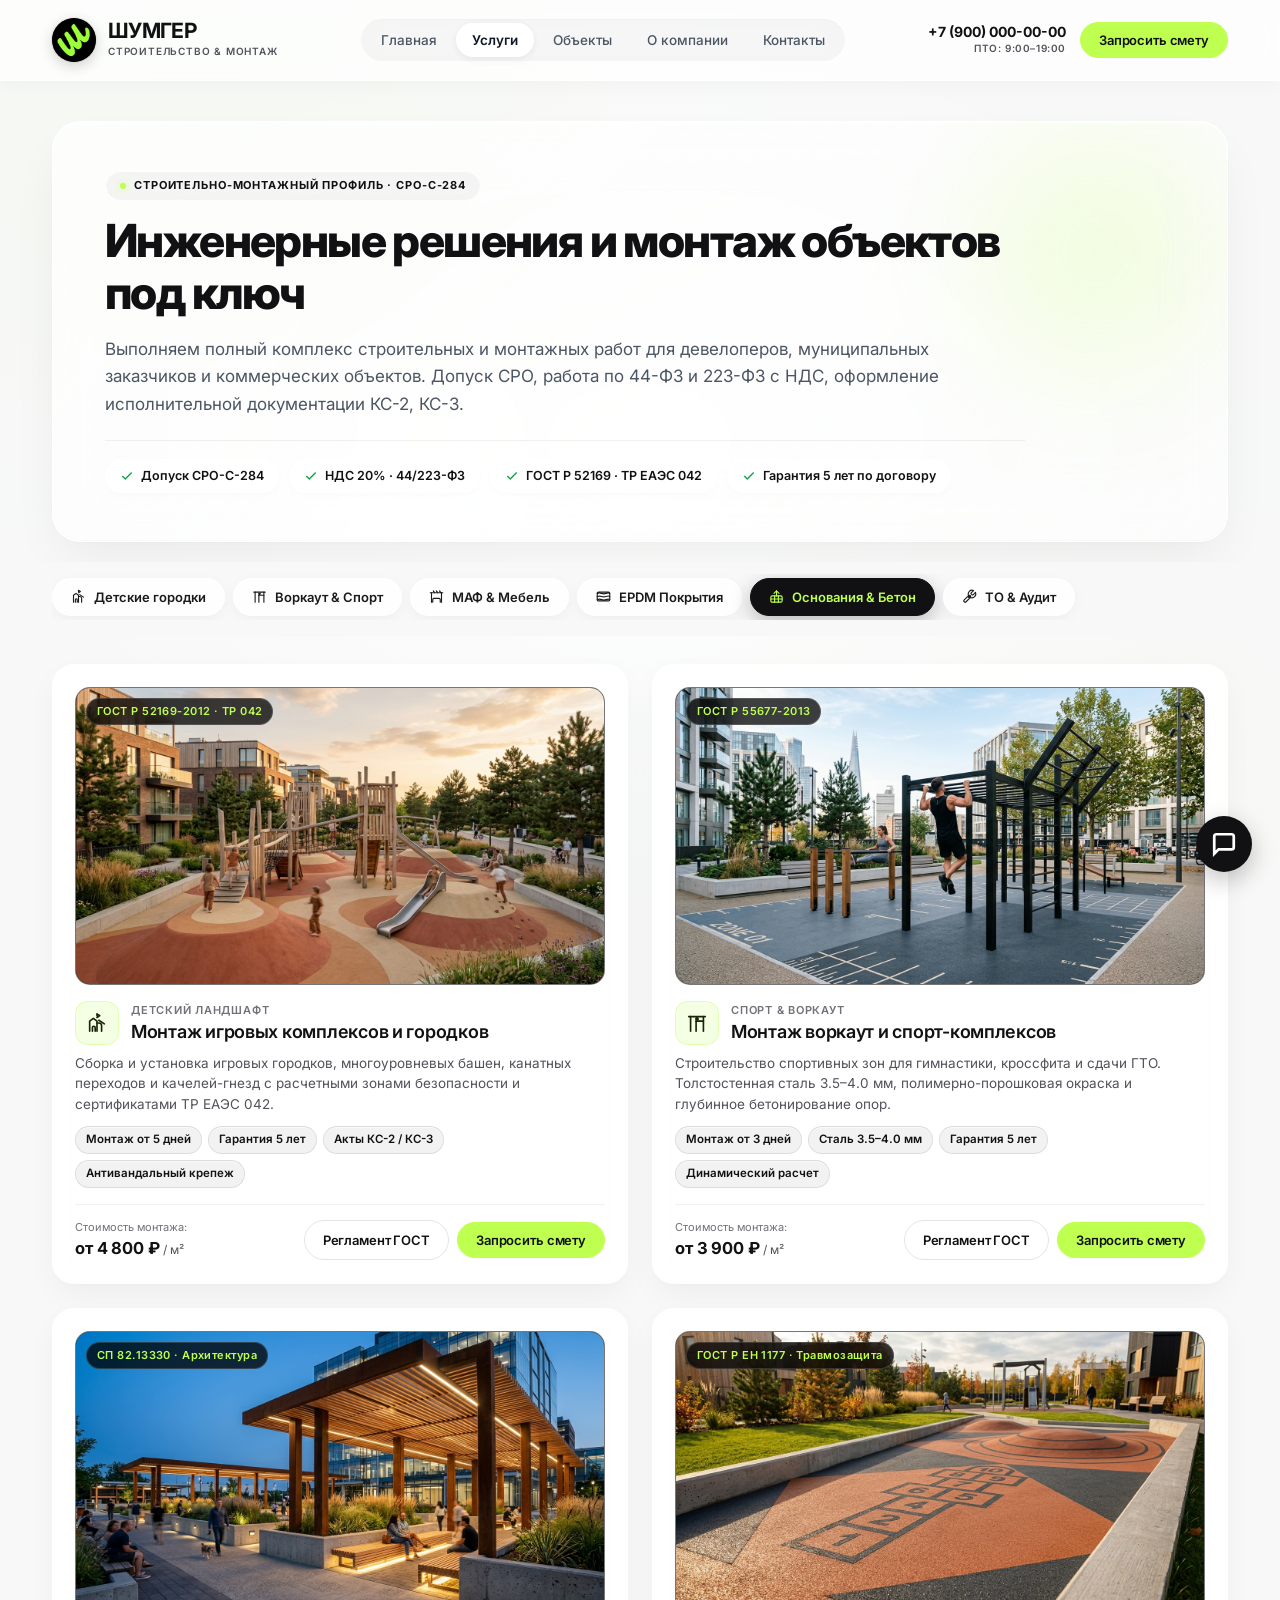
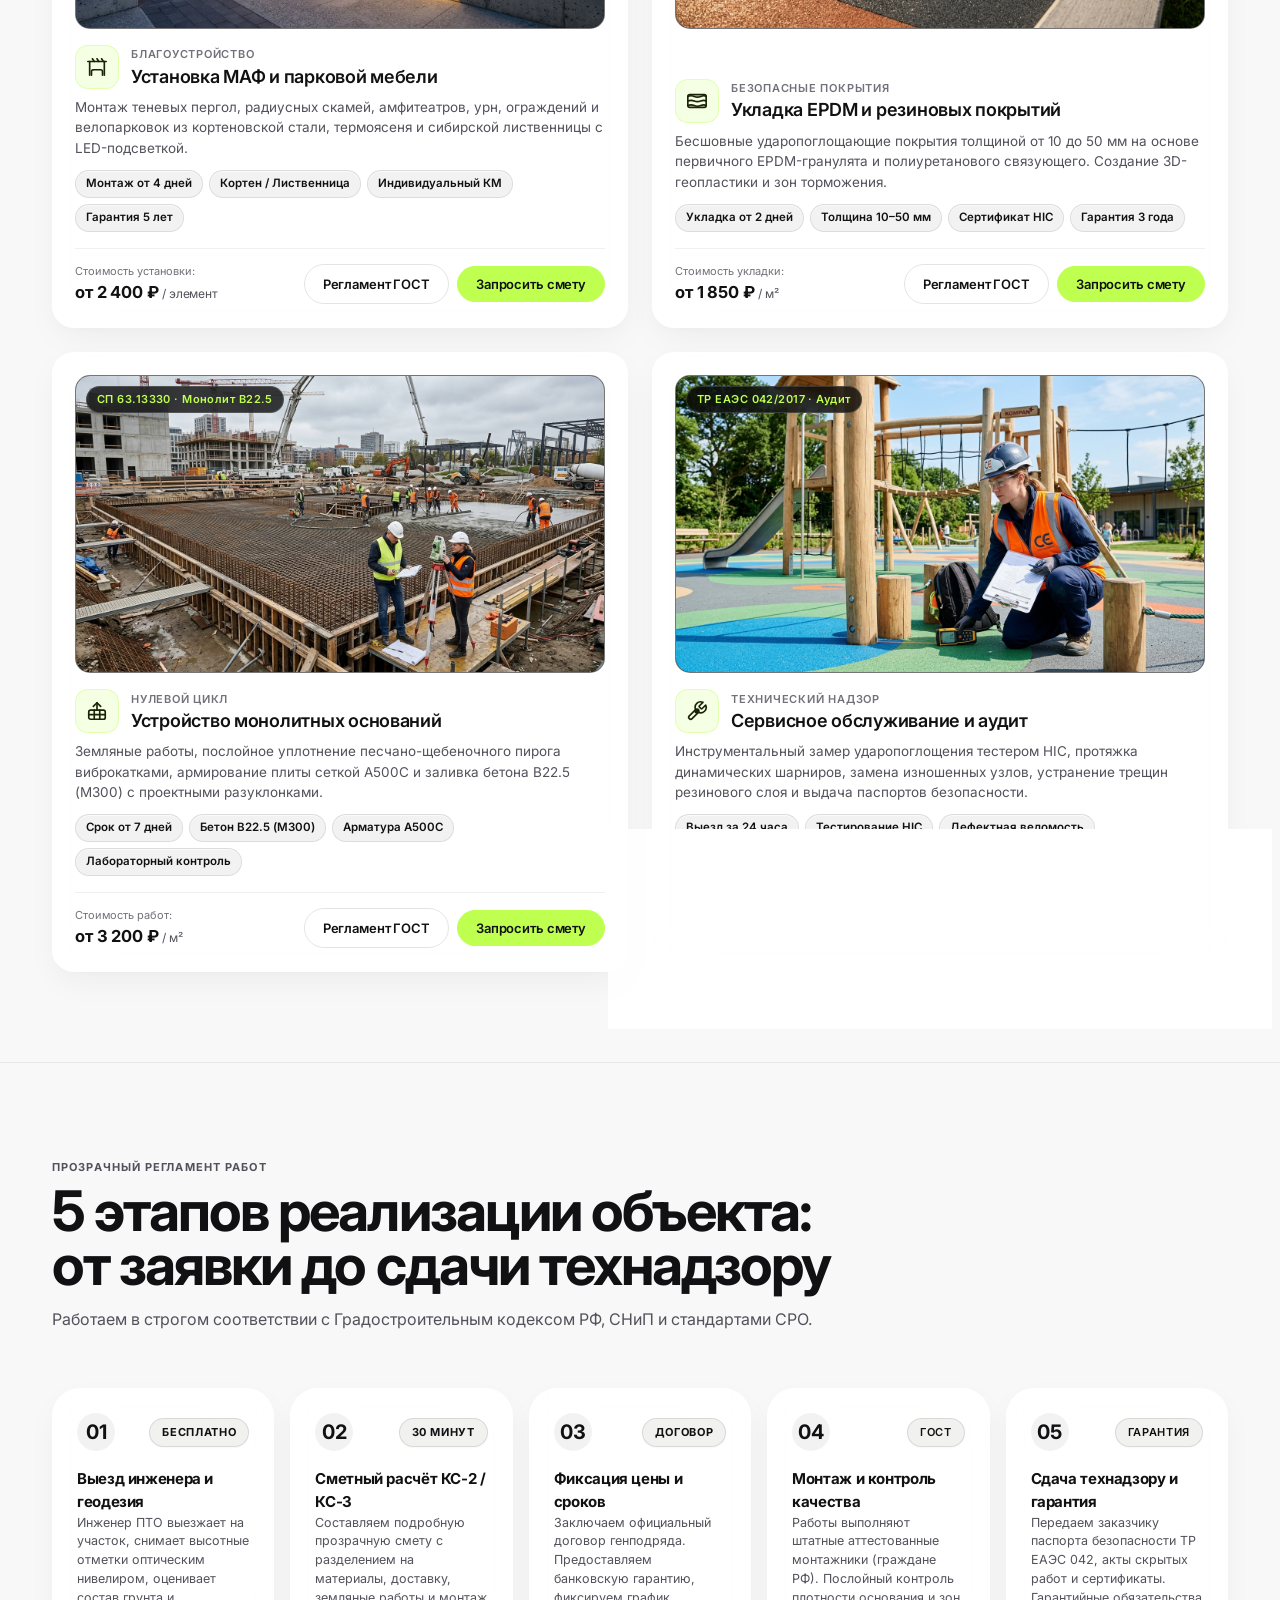
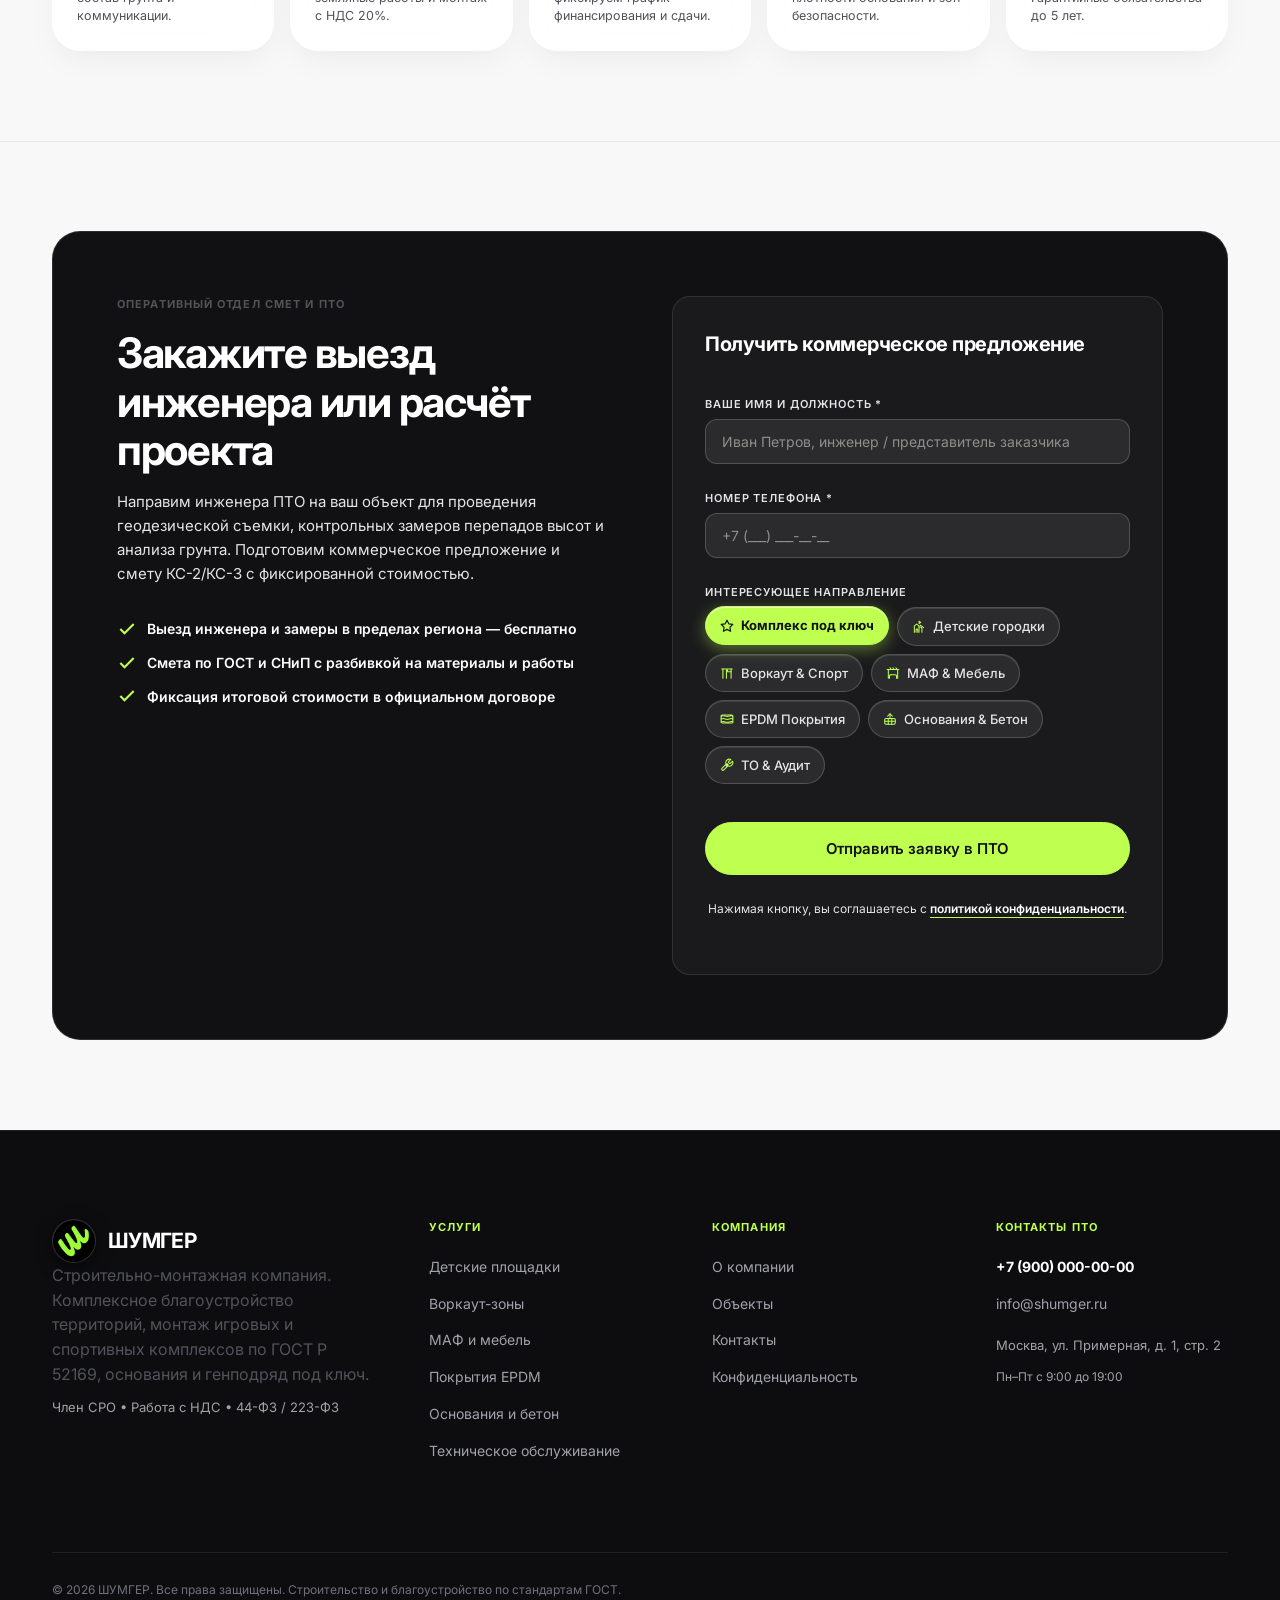
<file: services.html>
<!DOCTYPE html>
<html lang="ru">
<head>
  <meta charset="UTF-8">
  <meta name="viewport" content="width=device-width, initial-scale=1.0">
  <title>Услуги строительно-монтажных работ и благоустройства — ШУМГЕР</title>
  <meta name="description" content="Полный комплекс строительно-монтажных работ: детские площадки по ГОСТ, воркаут-зоны, МАФ, резиновые покрытия, подготовка монолитных оснований и генподряд под ключ.">
  <link rel="canonical" href="https://shumger.ru/services.html">
  <meta name="theme-color" content="#111113">

  <!-- Favicon -->
  <link rel="icon" type="image/x-icon" href="favicon.ico">
  <link rel="icon" type="image/png" sizes="32x32" href="assets/images/favicon-32x32.png">
  <link rel="icon" type="image/png" sizes="192x192" href="assets/images/favicon.png">
  <link rel="icon" type="image/svg+xml" href="assets/images/favicon.svg">
  <link rel="apple-touch-icon" href="assets/images/favicon.png">

  <!-- Google Fonts: Inter -->
  <link rel="preconnect" href="https://fonts.googleapis.com">
  <link rel="preconnect" href="https://fonts.gstatic.com" crossorigin>
  <link rel="preconnect" href="https://fonts.googleapis.com">
  <link rel="preconnect" href="https://fonts.gstatic.com" crossorigin>
  <link href="https://fonts.googleapis.com/css2?family=Inter:wght@400;500;600;700&display=swap" rel="stylesheet">

  <!-- Stylesheet -->
  <link rel="stylesheet" href="assets/css/style.css">
</head>
<body>

  <a class="skip-link" href="#main-content">Перейти к основному содержанию</a>

  <!-- Шапка сайта -->
  <header class="header">
    <div class="container">
      <nav class="nav" aria-label="Основная навигация">
        <a href="index.html" class="logo" aria-label="ШУМГЕР — Строительно-монтажная компания">
          <div class="logo-icon" aria-hidden="true"><img src="assets/images/logo.png" alt="ШУМГЕР" class="logo-img" width="44" height="44"></div>
          <div class="logo-text">
            <span class="logo-title">ШУМГЕР</span>
            <span class="logo-tag">Строительство & Монтаж</span>
          </div>
        </a>

        <ul class="nav-menu" id="navMenu">
          <li><a href="index.html" class="nav-link">Главная</a></li>
          <li><a href="services.html" class="nav-link active">Услуги</a></li>
          <li><a href="portfolio.html" class="nav-link">Объекты</a></li>
          <li><a href="about.html" class="nav-link">О компании</a></li>
          <li><a href="contacts.html" class="nav-link">Контакты</a></li>
        </ul>

        <div class="nav-actions">
          <a href="tel:+79000000000" class="header-phone" aria-label="Позвонить в компанию">
            <span class="header-phone-number">+7 (900) 000-00-00</span>
            <span class="header-phone-hint">ПТО: 9:00–19:00</span>
          </a>
          <button type="button" class="btn btn-primary btn-sm" data-lead-trigger="Заявка из шапки: Услуги">Запросить смету</button>
        </div>

        <button class="nav-toggle" type="button" aria-label="Открыть мобильное меню" aria-expanded="false" aria-controls="mobileDrawer">
          <svg viewBox="0 0 24 24" fill="none" stroke="currentColor" stroke-width="2" stroke-linecap="round"><line x1="3" y1="12" x2="21" y2="12"></line><line x1="3" y1="6" x2="21" y2="6"></line><line x1="3" y1="18" x2="21" y2="18"></line></svg>
        </button>
      </nav>
    </div>
  </header>

  <!-- Мобильное меню (Drawer) -->
  <div class="mobile-drawer-backdrop" id="drawerBackdrop"></div>
  <aside class="mobile-drawer" id="mobileDrawer" aria-label="Мобильное меню">
    <div>
      <div class="drawer-header">
        <div class="logo">
          <div class="logo-icon" aria-hidden="true"><img src="assets/images/logo.png" alt="ШУМГЕР" class="logo-img" width="44" height="44"></div>
          <span class="logo-title">ШУМГЕР</span>
        </div>
        <button class="drawer-close" aria-label="Закрыть меню">✕</button>
      </div>
      <nav class="drawer-nav">
        <a href="index.html" class="drawer-link">Главная</a>
        <a href="services.html" class="drawer-link active">Услуги</a>
        <a href="portfolio.html" class="drawer-link">Объекты</a>
        <a href="about.html" class="drawer-link">О компании</a>
        <a href="contacts.html" class="drawer-link">Контакты</a>
      </nav>
    </div>
    <div class="drawer-footer">
      <a href="tel:+79000000000" class="btn btn-ghost btn-block">+7 (900) 000-00-00</a>
      <button type="button" class="btn btn-primary btn-block" data-lead-trigger="Заявка из моб. меню: Услуги">Оставить заявку</button>
    </div>
  </aside>

  <!-- Основной контент -->
  <main id="main-content">
    <!-- Шапка страницы услуг -->
    <section class="page-hero-section">
      <div class="container">
        <div class="page-hero-glass">
          <div class="page-hero-content">
            <div class="page-hero-kicker">
              <span class="page-hero-kicker-dot"></span>
              <span>СТРОИТЕЛЬНО-МОНТАЖНЫЙ ПРОФИЛЬ · СРО-С-284</span>
            </div>
            <h1 class="page-hero-title">Инженерные решения и монтаж объектов под ключ</h1>
            <p class="page-hero-subtitle">
              Выполняем полный комплекс строительных и монтажных работ для девелоперов, муниципальных заказчиков и коммерческих объектов. Допуск СРО, работа по 44-ФЗ и 223-ФЗ с НДС, оформление исполнительной документации КС-2, КС-3.
            </p>
            <div class="page-hero-badges">
              <div class="page-hero-badge">
                <svg width="14" height="14" viewBox="0 0 24 24" fill="none" stroke="currentColor" stroke-width="2.5"><polyline points="20 6 9 17 4 12"></polyline></svg>
                <span>Допуск СРО-С-284</span>
              </div>
              <div class="page-hero-badge">
                <svg width="14" height="14" viewBox="0 0 24 24" fill="none" stroke="currentColor" stroke-width="2.5"><polyline points="20 6 9 17 4 12"></polyline></svg>
                <span>НДС 20% · 44/223-ФЗ</span>
              </div>
              <div class="page-hero-badge">
                <svg width="14" height="14" viewBox="0 0 24 24" fill="none" stroke="currentColor" stroke-width="2.5"><polyline points="20 6 9 17 4 12"></polyline></svg>
                <span>ГОСТ Р 52169 · ТР ЕАЭС 042</span>
              </div>
              <div class="page-hero-badge">
                <svg width="14" height="14" viewBox="0 0 24 24" fill="none" stroke="currentColor" stroke-width="2.5"><polyline points="20 6 9 17 4 12"></polyline></svg>
                <span>Гарантия 5 лет по договору</span>
              </div>
            </div>
          </div>
        </div>
      </div>
    </section>

    <!-- Быстрая липкая навигация по направлениям (Sticky Pill Tabs) -->
    <nav class="services-sticky-nav" aria-label="Быстрый переход по направлениям услуг">
      <div class="container">
        <div class="services-filter-pills" id="servicesFilterPills">
          <a href="#detskie" class="services-filter-pill active">
            <svg width="15" height="15" viewBox="0 0 24 24" fill="none" stroke="currentColor" stroke-width="1.8" stroke-linecap="round" stroke-linejoin="round"><path d="M4 21V10l4-3 4 3v11"></path><path d="M12 4V2l3 2-3 2"></path><path d="M7 21v-4a1.5 1.5 0 0 1 3 0v4"></path><path d="M12 12h2a3 3 0 0 1 3 3v6"></path><path d="M14 9l6 4"></path></svg>
            Детские городки
          </a>
          <a href="#workout" class="services-filter-pill">
            <svg width="15" height="15" viewBox="0 0 24 24" fill="none" stroke="currentColor" stroke-width="1.8" stroke-linecap="round" stroke-linejoin="round"><line x1="3" y1="5" x2="21" y2="5"></line><line x1="5" y1="5" x2="5" y2="21"></line><line x1="19" y1="5" x2="19" y2="21"></line><line x1="11" y1="10" x2="19" y2="10"></line><line x1="11" y1="10" x2="11" y2="21"></line><circle cx="12" cy="7.5" r="1.2" fill="currentColor"></circle></svg>
            Воркаут & Спорт
          </a>
          <a href="#maf" class="services-filter-pill">
            <svg width="15" height="15" viewBox="0 0 24 24" fill="none" stroke="currentColor" stroke-width="1.8" stroke-linecap="round" stroke-linejoin="round"><line x1="2" y1="6" x2="22" y2="6"></line><line x1="4" y1="6" x2="4" y2="21"></line><line x1="20" y1="6" x2="20" y2="21"></line><line x1="7" y1="3" x2="9" y2="6"></line><line x1="12" y1="3" x2="14" y2="6"></line><line x1="17" y1="3" x2="19" y2="6"></line><path d="M8 15h8a2 2 0 0 1 2 2v4"></path><path d="M6 21v-4a2 2 0 0 1 2-2"></path></svg>
            МАФ & Мебель
          </a>
          <a href="#pokrytiya" class="services-filter-pill">
            <svg width="15" height="15" viewBox="0 0 24 24" fill="none" stroke="currentColor" stroke-width="1.8" stroke-linecap="round" stroke-linejoin="round"><path d="M2 7c2.5-1 4.5-1 7 0s4.5 1 7 0 4.5-1 6 0"></path><path d="M2 12c2.5-1 4.5-1 7 0s4.5 1 7 0 4.5-1 6 0"></path><path d="M2 17c2.5-1 4.5-1 7 0s4.5 1 7 0 4.5-1 6 0"></path><rect x="2" y="5" width="20" height="14" rx="2"></rect></svg>
            EPDM Покрытия
          </a>
          <a href="#osnovaniya" class="services-filter-pill">
            <svg width="15" height="15" viewBox="0 0 24 24" fill="none" stroke="currentColor" stroke-width="1.8" stroke-linecap="round" stroke-linejoin="round"><rect x="3" y="11" width="18" height="10" rx="2"></rect><line x1="3" y1="16" x2="21" y2="16"></line><line x1="9" y1="11" x2="9" y2="21"></line><line x1="15" y1="11" x2="15" y2="21"></line><path d="M8 7l4-4 4 4"></path><line x1="12" y1="3" x2="12" y2="11"></line></svg>
            Основания & Бетон
          </a>
          <a href="#obsluzhivanie" class="services-filter-pill">
            <svg width="15" height="15" viewBox="0 0 24 24" fill="none" stroke="currentColor" stroke-width="1.8" stroke-linecap="round" stroke-linejoin="round"><path d="M14.7 6.3a1 1 0 0 0 0 1.4l1.6 1.6a1 1 0 0 0 1.4 0l3.77-3.77a6 6 0 0 1-7.94 7.94l-6.91 6.91a2.12 2.12 0 0 1-3-3l6.91-6.91a6 6 0 0 1 7.94-7.94l-3.76 3.76z"></path><circle cx="12" cy="12" r="2" fill="currentColor"></circle></svg>
            ТО & Аудит
          </a>
        </div>
      </div>
    </nav>

    <!-- Каталог услуг: Компактная двухколоночная витрина Liquid Glass -->
    <section class="section" style="padding-top: var(--space-md);">
      <div class="container">
        <div class="services-catalog-grid">

          <!-- 1. Детские площадки -->
          <article class="service-card-compact" id="detskie">
            <div class="service-compact-media">
              <img src="assets/images/projects/project-playground.jpg" alt="Монтаж детских игровых городков" loading="lazy">
              <span class="service-compact-badge">ГОСТ Р 52169-2012 · ТР 042</span>
            </div>
            <div class="service-compact-body">
              <div class="service-compact-header">
                <div class="service-icon-box">
                  <svg width="22" height="22" viewBox="0 0 24 24" fill="none" stroke="currentColor" stroke-width="1.8" stroke-linecap="round" stroke-linejoin="round"><path d="M4 21V10l4-3 4 3v11"></path><path d="M12 4V2l3 2-3 2"></path><path d="M7 21v-4a1.5 1.5 0 0 1 3 0v4"></path><path d="M12 12h2a3 3 0 0 1 3 3v6"></path><path d="M14 9l6 4"></path></svg>
                </div>
                <div>
                  <span class="service-compact-eyebrow">ДЕТСКИЙ ЛАНДШАФТ</span>
                  <h2 class="service-compact-title">Монтаж игровых комплексов и городков</h2>
                </div>
              </div>
              <p class="service-compact-desc">
                Сборка и установка игровых городков, многоуровневых башен, канатных переходов и качелей-гнезд с расчетными зонами безопасности и сертификатами ТР ЕАЭС 042.
              </p>
              <div class="service-compact-tags">
                <span class="service-compact-tag">Монтаж от 5 дней</span>
                <span class="service-compact-tag">Гарантия 5 лет</span>
                <span class="service-compact-tag">Акты КС-2 / КС-3</span>
                <span class="service-compact-tag">Антивандальный крепеж</span>
              </div>
              <div class="service-compact-footer">
                <div>
                  <span class="service-compact-price-label">Стоимость монтажа:</span>
                  <div class="service-compact-price">от 4 800 ₽ <span class="service-compact-unit">/ м²</span></div>
                </div>
                <div class="service-compact-actions">
                  <a href="uslugi/detskie-ploshchadki.html" class="btn btn-outline btn-sm">Регламент ГОСТ</a>
                  <button type="button" class="btn btn-primary btn-sm" data-lead-trigger="Услуга: Детские площадки">Запросить смету</button>
                </div>
              </div>
            </div>
          </article>

          <!-- 2. Воркаут -->
          <article class="service-card-compact" id="workout">
            <div class="service-compact-media">
              <img src="assets/images/projects/project-workout.jpg" alt="Монтаж спортивных воркаут-комплексов" loading="lazy">
              <span class="service-compact-badge">ГОСТ Р 55677-2013</span>
            </div>
            <div class="service-compact-body">
              <div class="service-compact-header">
                <div class="service-icon-box">
                  <svg width="22" height="22" viewBox="0 0 24 24" fill="none" stroke="currentColor" stroke-width="1.8" stroke-linecap="round" stroke-linejoin="round"><line x1="3" y1="5" x2="21" y2="5"></line><line x1="5" y1="5" x2="5" y2="21"></line><line x1="19" y1="5" x2="19" y2="21"></line><line x1="11" y1="10" x2="19" y2="10"></line><line x1="11" y1="10" x2="11" y2="21"></line><circle cx="12" cy="7.5" r="1.2" fill="currentColor"></circle></svg>
                </div>
                <div>
                  <span class="service-compact-eyebrow">СПОРТ & ВОРКАУТ</span>
                  <h2 class="service-compact-title">Монтаж воркаут и спорт-комплексов</h2>
                </div>
              </div>
              <p class="service-compact-desc">
                Строительство спортивных зон для гимнастики, кроссфита и сдачи ГТО. Толстостенная сталь 3.5–4.0 мм, полимерно-порошковая окраска и глубинное бетонирование опор.
              </p>
              <div class="service-compact-tags">
                <span class="service-compact-tag">Монтаж от 3 дней</span>
                <span class="service-compact-tag">Сталь 3.5–4.0 мм</span>
                <span class="service-compact-tag">Гарантия 5 лет</span>
                <span class="service-compact-tag">Динамический расчет</span>
              </div>
              <div class="service-compact-footer">
                <div>
                  <span class="service-compact-price-label">Стоимость монтажа:</span>
                  <div class="service-compact-price">от 3 900 ₽ <span class="service-compact-unit">/ м²</span></div>
                </div>
                <div class="service-compact-actions">
                  <a href="uslugi/vorkaut.html" class="btn btn-outline btn-sm">Регламент ГОСТ</a>
                  <button type="button" class="btn btn-primary btn-sm" data-lead-trigger="Услуга: Воркаут">Запросить смету</button>
                </div>
              </div>
            </div>
          </article>

          <!-- 3. МАФ -->
          <article class="service-card-compact" id="maf">
            <div class="service-compact-media">
              <img src="assets/images/projects/project-maf.jpg" alt="Установка пергол и уличной мебели" loading="lazy">
              <span class="service-compact-badge">СП 82.13330 · Архитектура</span>
            </div>
            <div class="service-compact-body">
              <div class="service-compact-header">
                <div class="service-icon-box">
                  <svg width="22" height="22" viewBox="0 0 24 24" fill="none" stroke="currentColor" stroke-width="1.8" stroke-linecap="round" stroke-linejoin="round"><line x1="2" y1="6" x2="22" y2="6"></line><line x1="4" y1="6" x2="4" y2="21"></line><line x1="20" y1="6" x2="20" y2="21"></line><line x1="7" y1="3" x2="9" y2="6"></line><line x1="12" y1="3" x2="14" y2="6"></line><line x1="17" y1="3" x2="19" y2="6"></line><path d="M8 15h8a2 2 0 0 1 2 2v4"></path><path d="M6 21v-4a2 2 0 0 1 2-2"></path></svg>
                </div>
                <div>
                  <span class="service-compact-eyebrow">БЛАГОУСТРОЙСТВО</span>
                  <h2 class="service-compact-title">Установка МАФ и парковой мебели</h2>
                </div>
              </div>
              <p class="service-compact-desc">
                Монтаж теневых пергол, радиусных скамей, амфитеатров, урн, ограждений и велопарковок из кортеновской стали, термоясеня и сибирской лиственницы с LED-подсветкой.
              </p>
              <div class="service-compact-tags">
                <span class="service-compact-tag">Монтаж от 4 дней</span>
                <span class="service-compact-tag">Кортен / Лиственница</span>
                <span class="service-compact-tag">Индивидуальный КМ</span>
                <span class="service-compact-tag">Гарантия 5 лет</span>
              </div>
              <div class="service-compact-footer">
                <div>
                  <span class="service-compact-price-label">Стоимость установки:</span>
                  <div class="service-compact-price">от 2 400 ₽ <span class="service-compact-unit">/ элемент</span></div>
                </div>
                <div class="service-compact-actions">
                  <a href="uslugi/maf.html" class="btn btn-outline btn-sm">Регламент ГОСТ</a>
                  <button type="button" class="btn btn-primary btn-sm" data-lead-trigger="Услуга: МАФ">Запросить смету</button>
                </div>
              </div>
            </div>
          </article>

          <!-- 4. Покрытия -->
          <article class="service-card-compact" id="pokrytiya">
            <div class="service-compact-media">
              <img src="assets/images/projects/project-rubber.jpg" alt="Укладка бесшовных резиновых покрытий" loading="lazy">
              <span class="service-compact-badge">ГОСТ Р ЕН 1177 · Травмозащита</span>
            </div>
            <div class="service-compact-body">
              <div class="service-compact-header">
                <div class="service-icon-box">
                  <svg width="22" height="22" viewBox="0 0 24 24" fill="none" stroke="currentColor" stroke-width="1.8" stroke-linecap="round" stroke-linejoin="round"><path d="M2 7c2.5-1 4.5-1 7 0s4.5 1 7 0 4.5-1 6 0"></path><path d="M2 12c2.5-1 4.5-1 7 0s4.5 1 7 0 4.5-1 6 0"></path><path d="M2 17c2.5-1 4.5-1 7 0s4.5 1 7 0 4.5-1 6 0"></path><rect x="2" y="5" width="20" height="14" rx="2"></rect></svg>
                </div>
                <div>
                  <span class="service-compact-eyebrow">БЕЗОПАСНЫЕ ПОКРЫТИЯ</span>
                  <h2 class="service-compact-title">Укладка EPDM и резиновых покрытий</h2>
                </div>
              </div>
              <p class="service-compact-desc">
                Бесшовные ударопоглощающие покрытия толщиной от 10 до 50 мм на основе первичного EPDM-гранулята и полиуретанового связующего. Создание 3D-геопластики и зон торможения.
              </p>
              <div class="service-compact-tags">
                <span class="service-compact-tag">Укладка от 2 дней</span>
                <span class="service-compact-tag">Толщина 10–50 мм</span>
                <span class="service-compact-tag">Сертификат HIC</span>
                <span class="service-compact-tag">Гарантия 3 года</span>
              </div>
              <div class="service-compact-footer">
                <div>
                  <span class="service-compact-price-label">Стоимость укладки:</span>
                  <div class="service-compact-price">от 1 850 ₽ <span class="service-compact-unit">/ м²</span></div>
                </div>
                <div class="service-compact-actions">
                  <a href="uslugi/pokrytiya.html" class="btn btn-outline btn-sm">Регламент ГОСТ</a>
                  <button type="button" class="btn btn-primary btn-sm" data-lead-trigger="Услуга: Покрытия">Запросить смету</button>
                </div>
              </div>
            </div>
          </article>

          <!-- 5. Основания -->
          <article class="service-card-compact" id="osnovaniya">
            <div class="service-compact-media">
              <img src="assets/images/projects/project-foundations.jpg" alt="Устройство монолитных бетонных оснований" loading="lazy">
              <span class="service-compact-badge">СП 63.13330 · Монолит B22.5</span>
            </div>
            <div class="service-compact-body">
              <div class="service-compact-header">
                <div class="service-icon-box">
                  <svg width="22" height="22" viewBox="0 0 24 24" fill="none" stroke="currentColor" stroke-width="1.8" stroke-linecap="round" stroke-linejoin="round"><rect x="3" y="11" width="18" height="10" rx="2"></rect><line x1="3" y1="16" x2="21" y2="16"></line><line x1="9" y1="11" x2="9" y2="21"></line><line x1="15" y1="11" x2="15" y2="21"></line><path d="M8 7l4-4 4 4"></path><line x1="12" y1="3" x2="12" y2="11"></line></svg>
                </div>
                <div>
                  <span class="service-compact-eyebrow">НУЛЕВОЙ ЦИКЛ</span>
                  <h2 class="service-compact-title">Устройство монолитных оснований</h2>
                </div>
              </div>
              <p class="service-compact-desc">
                Земляные работы, послойное уплотнение песчано-щебеночного пирога виброкатками, армирование плиты сеткой А500С и заливка бетона B22.5 (М300) с проектными разуклонками.
              </p>
              <div class="service-compact-tags">
                <span class="service-compact-tag">Срок от 7 дней</span>
                <span class="service-compact-tag">Бетон B22.5 (М300)</span>
                <span class="service-compact-tag">Арматура А500С</span>
                <span class="service-compact-tag">Лабораторный контроль</span>
              </div>
              <div class="service-compact-footer">
                <div>
                  <span class="service-compact-price-label">Стоимость работ:</span>
                  <div class="service-compact-price">от 3 200 ₽ <span class="service-compact-unit">/ м²</span></div>
                </div>
                <div class="service-compact-actions">
                  <a href="uslugi/osnovaniya.html" class="btn btn-outline btn-sm">Регламент ГОСТ</a>
                  <button type="button" class="btn btn-primary btn-sm" data-lead-trigger="Услуга: Основания">Запросить смету</button>
                </div>
              </div>
            </div>
          </article>

          <!-- 6. Обслуживание -->
          <article class="service-card-compact" id="obsluzhivanie">
            <div class="service-compact-media">
              <img src="assets/images/projects/project-maintenance.jpg" alt="Сервисное обслуживание и аудит площадок" loading="lazy">
              <span class="service-compact-badge">ТР ЕАЭС 042/2017 · Аудит</span>
            </div>
            <div class="service-compact-body">
              <div class="service-compact-header">
                <div class="service-icon-box">
                  <svg width="22" height="22" viewBox="0 0 24 24" fill="none" stroke="currentColor" stroke-width="1.8" stroke-linecap="round" stroke-linejoin="round"><path d="M14.7 6.3a1 1 0 0 0 0 1.4l1.6 1.6a1 1 0 0 0 1.4 0l3.77-3.77a6 6 0 0 1-7.94 7.94l-6.91 6.91a2.12 2.12 0 0 1-3-3l6.91-6.91a6 6 0 0 1 7.94-7.94l-3.76 3.76z"></path><circle cx="12" cy="12" r="2" fill="currentColor"></circle></svg>
                </div>
                <div>
                  <span class="service-compact-eyebrow">ТЕХНИЧЕСКИЙ НАДЗОР</span>
                  <h2 class="service-compact-title">Сервисное обслуживание и аудит</h2>
                </div>
              </div>
              <p class="service-compact-desc">
                Инструментальный замер ударопоглощения тестером HIC, протяжка динамических шарниров, замена изношенных узлов, устранение трещин резинового слоя и выдача паспортов безопасности.
              </p>
              <div class="service-compact-tags">
                <span class="service-compact-tag">Выезд за 24 часа</span>
                <span class="service-compact-tag">Тестирование HIC</span>
                <span class="service-compact-tag">Дефектная ведомость</span>
                <span class="service-compact-tag">Паспорт площадки</span>
              </div>
              <div class="service-compact-footer">
                <div>
                  <span class="service-compact-price-label">Стоимость аудита:</span>
                  <div class="service-compact-price">от 15 000 ₽ <span class="service-compact-unit">/ выезд</span></div>
                </div>
                <div class="service-compact-actions">
                  <a href="uslugi/obsluzhivanie.html" class="btn btn-outline btn-sm">Регламент ГОСТ</a>
                  <button type="button" class="btn btn-primary btn-sm" data-lead-trigger="Услуга: ТО">Запросить аудит</button>
                </div>
              </div>
            </div>
          </article>

        </div>
      </div>
    </section>

    <!-- Секция: Порядок выполнения строительно-монтажных работ под ключ -->
    <section class="section" style="border-top: 1px solid rgba(20, 20, 15, 0.07); border-bottom: 1px solid rgba(20, 20, 15, 0.07);">
      <div class="container">
        <div class="section-header">
          <span class="eyebrow">ПРОЗРАЧНЫЙ РЕГЛАМЕНТ РАБОТ</span>
          <h2 class="section-title">5 этапов реализации объекта: от заявки до сдачи технадзору</h2>
          <p class="section-subtitle">Работаем в строгом соответствии с Градостроительным кодексом РФ, СНиП и стандартами СРО.</p>
        </div>

        <div class="workflow-steps-grid">
          <div class="workflow-step-card">
            <div class="workflow-step-header">
              <span class="workflow-step-num">01</span>
              <span class="service-tag" style="background:rgba(20,20,15,0.06); color:var(--color-off-black-ink);">Бесплатно</span>
            </div>
            <div>
              <h3 class="workflow-step-title">Выезд инженера и геодезия</h3>
              <p class="workflow-step-desc">Инженер ПТО выезжает на участок, снимает высотные отметки оптическим нивелиром, оценивает состав грунта и коммуникации.</p>
            </div>
          </div>

          <div class="workflow-step-card">
            <div class="workflow-step-header">
              <span class="workflow-step-num">02</span>
              <span class="service-tag" style="background:rgba(20,20,15,0.06); color:var(--color-off-black-ink);">30 минут</span>
            </div>
            <div>
              <h3 class="workflow-step-title">Сметный расчёт КС-2 / КС-3</h3>
              <p class="workflow-step-desc">Составляем подробную прозрачную смету с разделением на материалы, доставку, земляные работы и монтаж с НДС 20%.</p>
            </div>
          </div>

          <div class="workflow-step-card">
            <div class="workflow-step-header">
              <span class="workflow-step-num">03</span>
              <span class="service-tag" style="background:rgba(20,20,15,0.06); color:var(--color-off-black-ink);">Договор</span>
            </div>
            <div>
              <h3 class="workflow-step-title">Фиксация цены и сроков</h3>
              <p class="workflow-step-desc">Заключаем официальный договор генподряда. Предоставляем банковскую гарантию, фиксируем график финансирования и сдачи.</p>
            </div>
          </div>

          <div class="workflow-step-card">
            <div class="workflow-step-header">
              <span class="workflow-step-num">04</span>
              <span class="service-tag" style="background:rgba(20,20,15,0.06); color:var(--color-off-black-ink); font-weight:600;">ГОСТ</span>
            </div>
            <div>
              <h3 class="workflow-step-title">Монтаж и контроль качества</h3>
              <p class="workflow-step-desc">Работы выполняют штатные аттестованные монтажники (граждане РФ). Послойный контроль плотности основания и зон безопасности.</p>
            </div>
          </div>

          <div class="workflow-step-card">
            <div class="workflow-step-header">
              <span class="workflow-step-num">05</span>
              <span class="service-tag" style="background:rgba(20,20,15,0.06); color:var(--color-off-black-ink); font-weight:600;">Гарантия</span>
            </div>
            <div>
              <h3 class="workflow-step-title">Сдача технадзору и гарантия</h3>
              <p class="workflow-step-desc">Передаем заказчику паспорта безопасности ТР ЕАЭС 042, акты скрытых работ и сертификаты. Гарантийные обязательства до 5 лет.</p>
            </div>
          </div>
        </div>
      </div>
    </section>

    <!-- Секция обратной связи -->
    <section class="section" style="background: var(--color-off-white-canvas);">
      <div class="container">
        <div class="lead-box">
          <div class="lead-info">
            <span class="eyebrow">ОПЕРАТИВНЫЙ ОТДЕЛ СМЕТ И ПТО</span>
            <h2 class="section-title" style="margin: 8px 0 16px; color: var(--color-pure-white); text-align: left;">Закажите выезд инженера или расчёт проекта</h2>
            <p style="color: var(--color-ash); font-size: var(--text-base); line-height: 1.6; margin-bottom: var(--space-xl);">
              Направим инженера ПТО на ваш объект для проведения геодезической съемки, контрольных замеров перепадов высот и анализа грунта. Подготовим коммерческое предложение и смету КС-2/КС-3 с фиксированной стоимостью.
            </p>
            <div style="display:flex; flex-direction:column; gap:12px;">
              <div style="display:flex; align-items:center; gap:10px; font-size: 14px; font-weight: 600; color: var(--color-pure-white);">
                <svg width="20" height="20" viewBox="0 0 24 24" fill="none" stroke="currentColor" stroke-width="2.5" style="color: var(--color-electric-lime);"><polyline points="20 6 9 17 4 12"></polyline></svg>
                Выезд инженера и замеры в пределах региона — бесплатно
              </div>
              <div style="display:flex; align-items:center; gap:10px; font-size: 14px; font-weight: 600; color: var(--color-pure-white);">
                <svg width="20" height="20" viewBox="0 0 24 24" fill="none" stroke="currentColor" stroke-width="2.5" style="color: var(--color-electric-lime);"><polyline points="20 6 9 17 4 12"></polyline></svg>
                Смета по ГОСТ и СНиП с разбивкой на материалы и работы
              </div>
              <div style="display:flex; align-items:center; gap:10px; font-size: 14px; font-weight: 600; color: var(--color-pure-white);">
                <svg width="20" height="20" viewBox="0 0 24 24" fill="none" stroke="currentColor" stroke-width="2.5" style="color: var(--color-electric-lime);"><polyline points="20 6 9 17 4 12"></polyline></svg>
                Фиксация итоговой стоимости в официальном договоре
              </div>
            </div>
          </div>

          <form class="lead-form" id="servicesPageLeadForm">
            <input type="hidden" name="lead_context" value="Заявка со страницы услуг (нижняя форма)">
            <h3 style="font-size: var(--text-xl); font-weight: 700; margin-bottom: var(--space-lg); color: var(--color-pure-white);">Получить коммерческое предложение</h3>

            <div class="form-group">
              <label class="form-label" for="servLeadName">Ваше имя и должность *</label>
              <input type="text" id="servLeadName" name="name" class="form-input" placeholder="Иван Петров, инженер / представитель заказчика" required>
            </div>

            <div class="form-group">
              <label class="form-label" for="servLeadPhone">Номер телефона *</label>
              <input type="tel" id="servLeadPhone" name="phone" class="form-input" placeholder="+7 (___) ___-__-__" required>
            </div>

            <div class="form-group">
              <label class="form-label">Интересующее направление</label>
              <div class="service-direction-chips" id="serviceDirectionChips">
                <label class="direction-chip">
                  <input type="radio" name="service_type" value="Комплекс под ключ" checked>
                  <span class="direction-chip-inner">
                    <svg width="14" height="14" viewBox="0 0 24 24" fill="none" stroke="currentColor" stroke-width="2" stroke-linecap="round" stroke-linejoin="round"><path d="M12 2l3.09 6.26L22 9.27l-5 4.87 1.18 6.88L12 17.77l-6.18 3.25L7 14.14 2 9.27l6.91-1.01L12 2z"></path></svg>
                    Комплекс под ключ
                  </span>
                </label>
                <label class="direction-chip">
                  <input type="radio" name="service_type" value="Детские городки">
                  <span class="direction-chip-inner">
                    <svg width="14" height="14" viewBox="0 0 24 24" fill="none" stroke="currentColor" stroke-width="1.8" stroke-linecap="round" stroke-linejoin="round"><path d="M4 21V10l4-3 4 3v11"></path><path d="M12 4V2l3 2-3 2"></path><path d="M7 21v-4a1.5 1.5 0 0 1 3 0v4"></path><path d="M12 12h2a3 3 0 0 1 3 3v6"></path><path d="M14 9l6 4"></path></svg>
                    Детские городки
                  </span>
                </label>
                <label class="direction-chip">
                  <input type="radio" name="service_type" value="Воркаут & Спорт">
                  <span class="direction-chip-inner">
                    <svg width="14" height="14" viewBox="0 0 24 24" fill="none" stroke="currentColor" stroke-width="1.8" stroke-linecap="round" stroke-linejoin="round"><line x1="3" y1="5" x2="21" y2="5"></line><line x1="5" y1="5" x2="5" y2="21"></line><line x1="19" y1="5" x2="19" y2="21"></line><line x1="11" y1="10" x2="19" y2="10"></line><line x1="11" y1="10" x2="11" y2="21"></line><circle cx="12" cy="7.5" r="1.2" fill="currentColor"></circle></svg>
                    Воркаут & Спорт
                  </span>
                </label>
                <label class="direction-chip">
                  <input type="radio" name="service_type" value="МАФ & Мебель">
                  <span class="direction-chip-inner">
                    <svg width="14" height="14" viewBox="0 0 24 24" fill="none" stroke="currentColor" stroke-width="1.8" stroke-linecap="round" stroke-linejoin="round"><line x1="2" y1="6" x2="22" y2="6"></line><line x1="4" y1="6" x2="4" y2="21"></line><line x1="20" y1="6" x2="20" y2="21"></line><line x1="7" y1="3" x2="9" y2="6"></line><line x1="12" y1="3" x2="14" y2="6"></line><line x1="17" y1="3" x2="19" y2="6"></line><path d="M8 15h8a2 2 0 0 1 2 2v4"></path><path d="M6 21v-4a2 2 0 0 1 2-2"></path></svg>
                    МАФ & Мебель
                  </span>
                </label>
                <label class="direction-chip">
                  <input type="radio" name="service_type" value="EPDM Покрытия">
                  <span class="direction-chip-inner">
                    <svg width="14" height="14" viewBox="0 0 24 24" fill="none" stroke="currentColor" stroke-width="1.8" stroke-linecap="round" stroke-linejoin="round"><path d="M2 7c2.5-1 4.5-1 7 0s4.5 1 7 0 4.5-1 6 0"></path><path d="M2 12c2.5-1 4.5-1 7 0s4.5 1 7 0 4.5-1 6 0"></path><path d="M2 17c2.5-1 4.5-1 7 0s4.5 1 7 0 4.5-1 6 0"></path><rect x="2" y="5" width="20" height="14" rx="2"></rect></svg>
                    EPDM Покрытия
                  </span>
                </label>
                <label class="direction-chip">
                  <input type="radio" name="service_type" value="Основания & Бетон">
                  <span class="direction-chip-inner">
                    <svg width="14" height="14" viewBox="0 0 24 24" fill="none" stroke="currentColor" stroke-width="1.8" stroke-linecap="round" stroke-linejoin="round"><rect x="3" y="11" width="18" height="10" rx="2"></rect><line x1="3" y1="16" x2="21" y2="16"></line><line x1="9" y1="11" x2="9" y2="21"></line><line x1="15" y1="11" x2="15" y2="21"></line><path d="M8 7l4-4 4 4"></path><line x1="12" y1="3" x2="12" y2="11"></line></svg>
                    Основания & Бетон
                  </span>
                </label>
                <label class="direction-chip">
                  <input type="radio" name="service_type" value="ТО & Аудит">
                  <span class="direction-chip-inner">
                    <svg width="14" height="14" viewBox="0 0 24 24" fill="none" stroke="currentColor" stroke-width="1.8" stroke-linecap="round" stroke-linejoin="round"><path d="M14.7 6.3a1 1 0 0 0 0 1.4l1.6 1.6a1 1 0 0 0 1.4 0l3.77-3.77a6 6 0 0 1-7.94 7.94l-6.91 6.91a2.12 2.12 0 0 1-3-3l6.91-6.91a6 6 0 0 1 7.94-7.94l-3.76 3.76z"></path><circle cx="12" cy="12" r="2" fill="currentColor"></circle></svg>
                    ТО & Аудит
                  </span>
                </label>
              </div>
            </div>

            <button type="submit" class="btn btn-primary btn-block btn-lg" style="margin-top: 12px;">
              Отправить заявку в ПТО
            </button>
            <p style="font-size: 12px; color: #a1a1aa; text-align: center; margin-top: 12px;">
              Нажимая кнопку, вы соглашаетесь с <a href="privacy.html" class="link-underlined">политикой конфиденциальности</a>.
            </p>
          </form>
        </div>
      </div>
    </section>
  </main>

  <!-- Футер -->
  <footer class="footer">
    <div class="container">
      <div class="footer-grid">
        <div class="footer-brand">
          <div class="logo">
            <div class="logo-icon" aria-hidden="true"><img src="assets/images/logo.png" alt="ШУМГЕР" class="logo-img" width="44" height="44"></div>
            <span class="logo-title" style="color:#ffffff;">ШУМГЕР</span>
          </div>
          <p>Строительно-монтажная компания. Комплексное благоустройство территорий, монтаж игровых и спортивных комплексов по ГОСТ Р 52169, основания и генподряд под ключ.</p>
          <div style="font-size: 13px; color: #a1a1aa; margin-top: 10px;">
            <span>Член СРО</span> • <span>Работа с НДС</span> • <span>44-ФЗ / 223-ФЗ</span>
          </div>
        </div>
        <div>
          <h4 class="footer-title">Услуги</h4>
          <ul class="footer-links">
            <li><a href="services.html#detskie">Детские площадки</a></li>
            <li><a href="services.html#workout">Воркаут-зоны</a></li>
            <li><a href="services.html#maf">МАФ и мебель</a></li>
            <li><a href="services.html#pokrytiya">Покрытия EPDM</a></li>
            <li><a href="services.html#osnovaniya">Основания и бетон</a></li>
            <li><a href="services.html#obsluzhivanie">Техническое обслуживание</a></li>
          </ul>
        </div>
        <div>
          <h4 class="footer-title">Компания</h4>
          <ul class="footer-links">
            <li><a href="about.html">О компании</a></li>
            <li><a href="portfolio.html">Объекты</a></li>
            <li><a href="contacts.html">Контакты</a></li>
            <li><a href="privacy.html">Конфиденциальность</a></li>
          </ul>
        </div>
        <div>
          <h4 class="footer-title">Контакты ПТО</h4>
          <ul class="footer-links">
            <li><a href="tel:+79000000000" style="font-weight: 700; color: #ffffff;">+7 (900) 000-00-00</a></li>
            <li><a href="mailto:info@shumger.ru">info@shumger.ru</a></li>
            <li style="font-size: 13px; color: #a1a1aa; margin-top: 8px;">Москва, ул. Примерная, д. 1, стр. 2</li>
            <li style="font-size: 12px; color: #a1a1aa;">Пн–Пт с 9:00 до 19:00</li>
          </ul>
        </div>
      </div>
      <div class="footer-bottom">
        <div>© 2026 ШУМГЕР. Все права защищены. Строительство и благоустройство по стандартам ГОСТ.</div>
      </div>
    </div>
  </footer>

  <!-- Модальное окно заявки -->
  <div class="modal-backdrop" id="leadModal" role="dialog" aria-modal="true" aria-label="Оставить заявку">
    <div class="modal-dialog" style="max-width: 520px;">
      <button type="button" class="modal-close" aria-label="Закрыть окно">✕</button>
      <span class="eyebrow">ОПЕРАТИВНЫЙ РАСЧЁТ</span>
      <h2 class="section-title modal-lead-title" style="margin-top: 6px;">Запросить детальную смету</h2>
      <p style="font-size: 14px; color: var(--color-text-secondary); margin-bottom: 20px;">
        Инженер ПТО свяжется с вами в течение 15 минут, проконсультирует по нормам ГОСТ и подготовит проект сметы.
      </p>

      <form id="modalLeadForm">
        <input type="hidden" name="lead_context" value="Заявка со страницы услуг">

        <div class="form-group">
          <label class="form-label" for="modalName">Ваше имя *</label>
          <input type="text" id="modalName" name="name" class="form-input" placeholder="Как к вам обращаться" required>
        </div>

        <div class="form-group">
          <label class="form-label" for="modalPhone">Номер телефона *</label>
          <input type="tel" id="modalPhone" name="phone" class="form-input" placeholder="+7 (___) ___-__-__" required>
        </div>

        <button type="submit" class="btn btn-primary btn-block btn-lg" style="margin-top: 10px;">
          Отправить заявку
        </button>
      </form>
    </div>
  </div>

  <!-- Плавающий виджет связи FAB -->
  <div class="quick-contact-fab" id="quickContactFab" aria-label="Быстрая связь">
    <button type="button" class="fab-main-btn" aria-label="Открыть контакты">
      <svg width="26" height="26" viewBox="0 0 24 24" fill="none" stroke="currentColor" stroke-width="2.5">
        <path d="M21 15a2 2 0 0 1-2 2H7l-4 4V5a2 2 0 0 1 2-2h14a2 2 0 0 1 2 2z"></path>
      </svg>
    </button>
    <div class="fab-options">
      <a href="https://wa.me/79000000000" target="_blank" rel="noopener noreferrer" class="fab-item fab-wa" aria-label="WhatsApp">
        <svg width="22" height="22" viewBox="0 0 24 24" fill="currentColor">
          <path d="M12.04 2c-5.46 0-9.91 4.45-9.91 9.91 0 1.75.46 3.45 1.32 4.95L2.05 22l5.25-1.38c1.45.79 3.08 1.21 4.74 1.21 5.46 0 9.91-4.45 9.91-9.91 0-2.65-1.03-5.14-2.9-7.01A9.82 9.82 0 0 0 12.04 2zm0 18.15c-1.49 0-2.95-.4-4.22-1.15l-.3-.18-3.13.82.83-3.05-.2-.31a8.16 8.16 0 0 1-1.25-4.38c0-4.52 3.68-8.2 8.2-8.2 2.19 0 4.25.85 5.8 2.4 1.55 1.55 2.4 3.61 2.4 5.8 0 4.52-3.68 8.2-8.2 8.2zm4.49-6.14c-.25-.12-1.47-.72-1.7-.81-.23-.08-.39-.12-.56.12-.17.25-.64.81-.79.98-.14.17-.29.19-.54.06-.25-.12-1.05-.39-2-1.23-.74-.66-1.23-1.47-1.38-1.72-.14-.25-.02-.38.11-.51.11-.11.25-.29.37-.43.12-.14.17-.25.25-.41.08-.17.04-.31-.02-.43s-.56-1.34-.76-1.84c-.2-.49-.4-.42-.56-.43h-.47c-.17 0-.43.06-.66.31-.23.25-.86.84-.86 2.05 0 1.21.88 2.38 1 2.54.12.17 1.73 2.64 4.19 3.7.59.25 1.05.4 1.41.51.59.19 1.13.16 1.56.1.48-.07 1.47-.6 1.68-1.18.21-.58.21-1.07.14-1.18-.06-.11-.23-.17-.48-.29z"/>
        </svg>
      </a>
      <a href="https://t.me/shumger" target="_blank" rel="noopener noreferrer" class="fab-item fab-tg" aria-label="Telegram">
        <svg width="22" height="22" viewBox="0 0 24 24" fill="currentColor">
          <path d="M12 2C6.48 2 2 6.48 2 12s4.48 10 10 10 10-4.48 10-10S17.52 2 12 2zm4.64 6.8c-.15 1.58-.8 5.42-1.13 7.19-.14.75-.42 1-.68 1.03-.58.05-1.02-.38-1.58-.75-.88-.58-1.38-.94-2.23-1.5-.99-.65-.35-1.01.22-1.59.15-.15 2.71-2.48 2.76-2.69a.2.2 0 0 0-.05-.18c-.06-.05-.14-.03-.21-.02-.09.02-1.49.95-4.22 2.79-.4.27-.76.41-1.08.4-.36-.01-1.04-.2-1.55-.37-.63-.2-1.12-.31-1.08-.66.02-.18.27-.36.74-.55 2.92-1.27 4.86-2.11 5.83-2.52 2.78-1.16 3.35-1.36 3.73-1.36.08 0 .27.02.39.12.1.08.13.19.14.27-.01.06.01.24 0 .38z"/>
        </svg>
      </a>
      <a href="tel:+79000000000" class="fab-item fab-tel" aria-label="Звонок в отдел смет">
        <svg width="20" height="20" viewBox="0 0 24 24" fill="none" stroke="currentColor" stroke-width="2.5">
          <path d="M22 16.92v3a2 2 0 0 1-2.18 2 19.79 19.79 0 0 1-8.63-3.07 19.5 19.5 0 0 1-6-6 19.79 19.79 0 0 1-3.07-8.67A2 2 0 0 1 4.11 2h3a2 2 0 0 1 2 1.72 12.84 12.84 0 0 0 .7 2.81 2 2 0 0 1-.45 2.11L8.09 9.91a16 16 0 0 0 6 6l1.27-1.27a2 2 0 0 1 2.11-.45 12.84 12.84 0 0 0 2.81.7A2 2 0 0 1 22 16.92z"></path>
        </svg>
      </a>
    </div>
  </div>

  <script src="assets/js/main.js"></script>
</body>
</html>
</file>
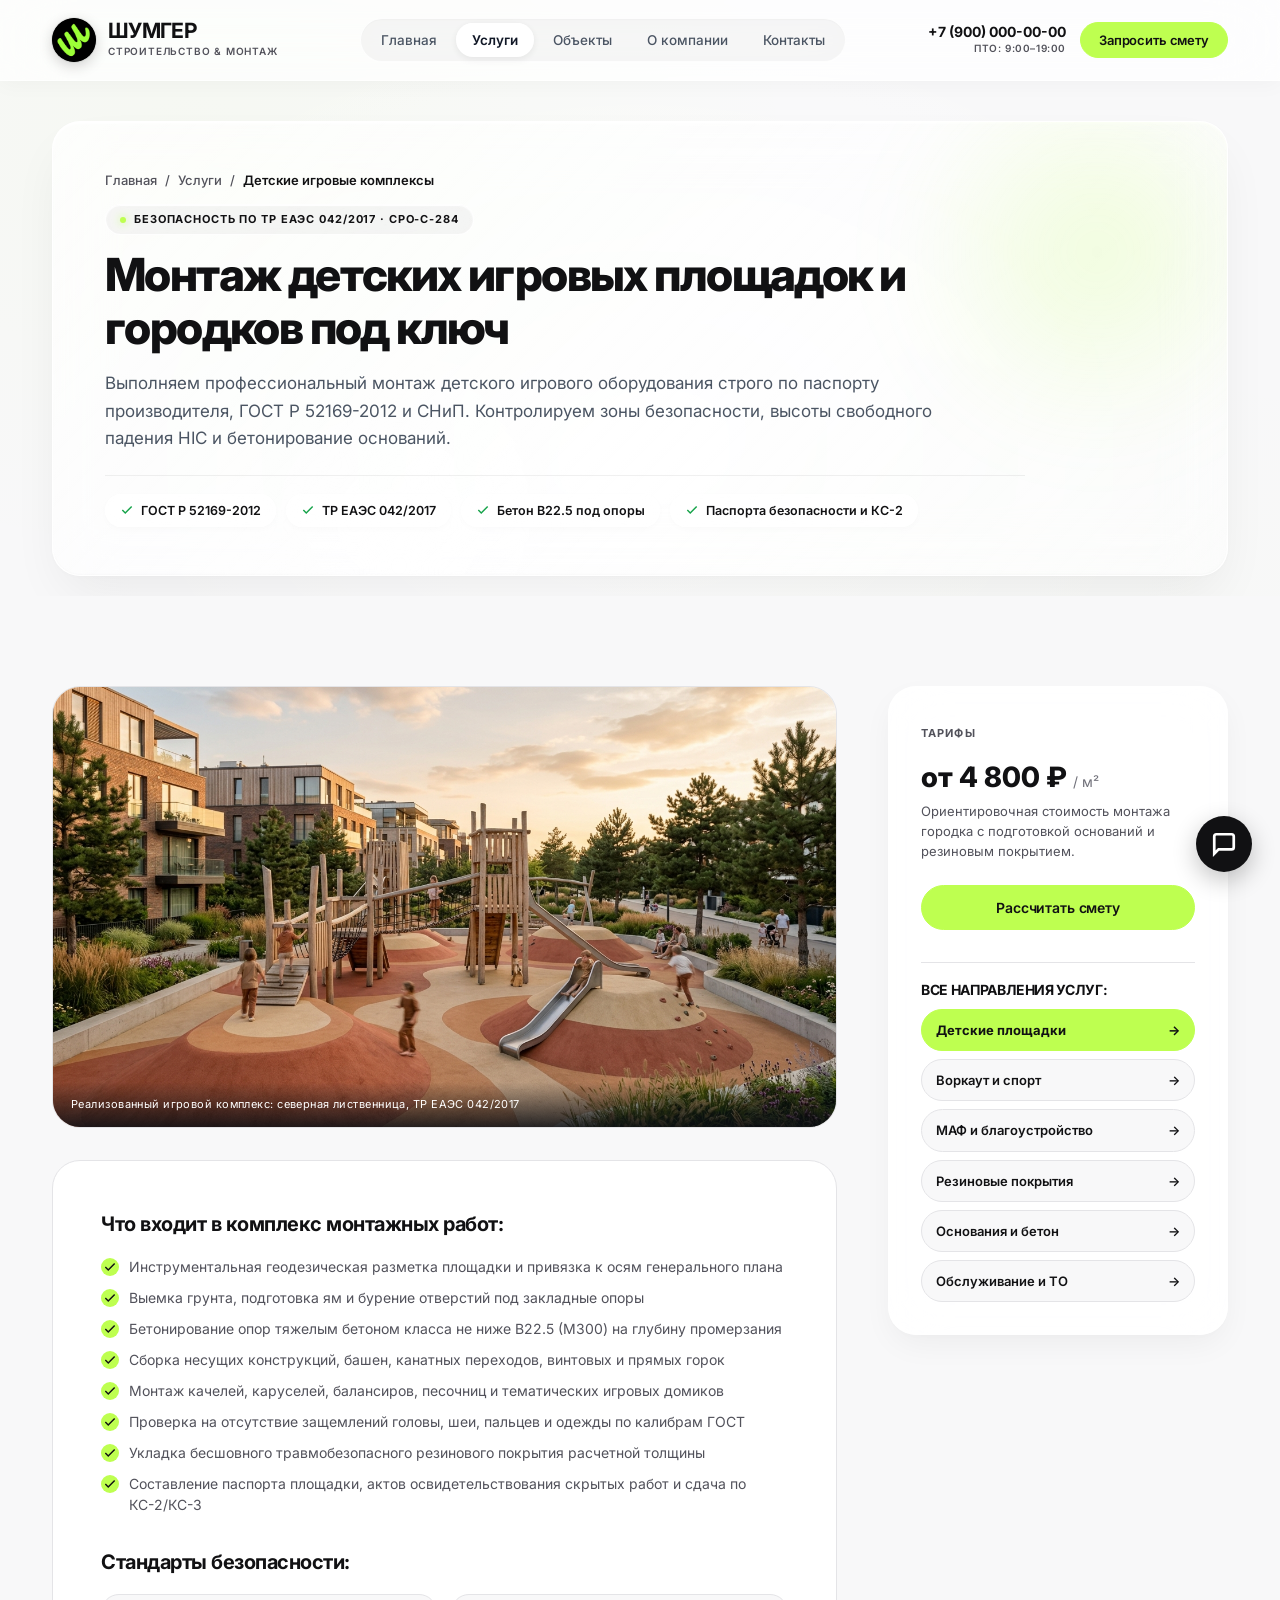
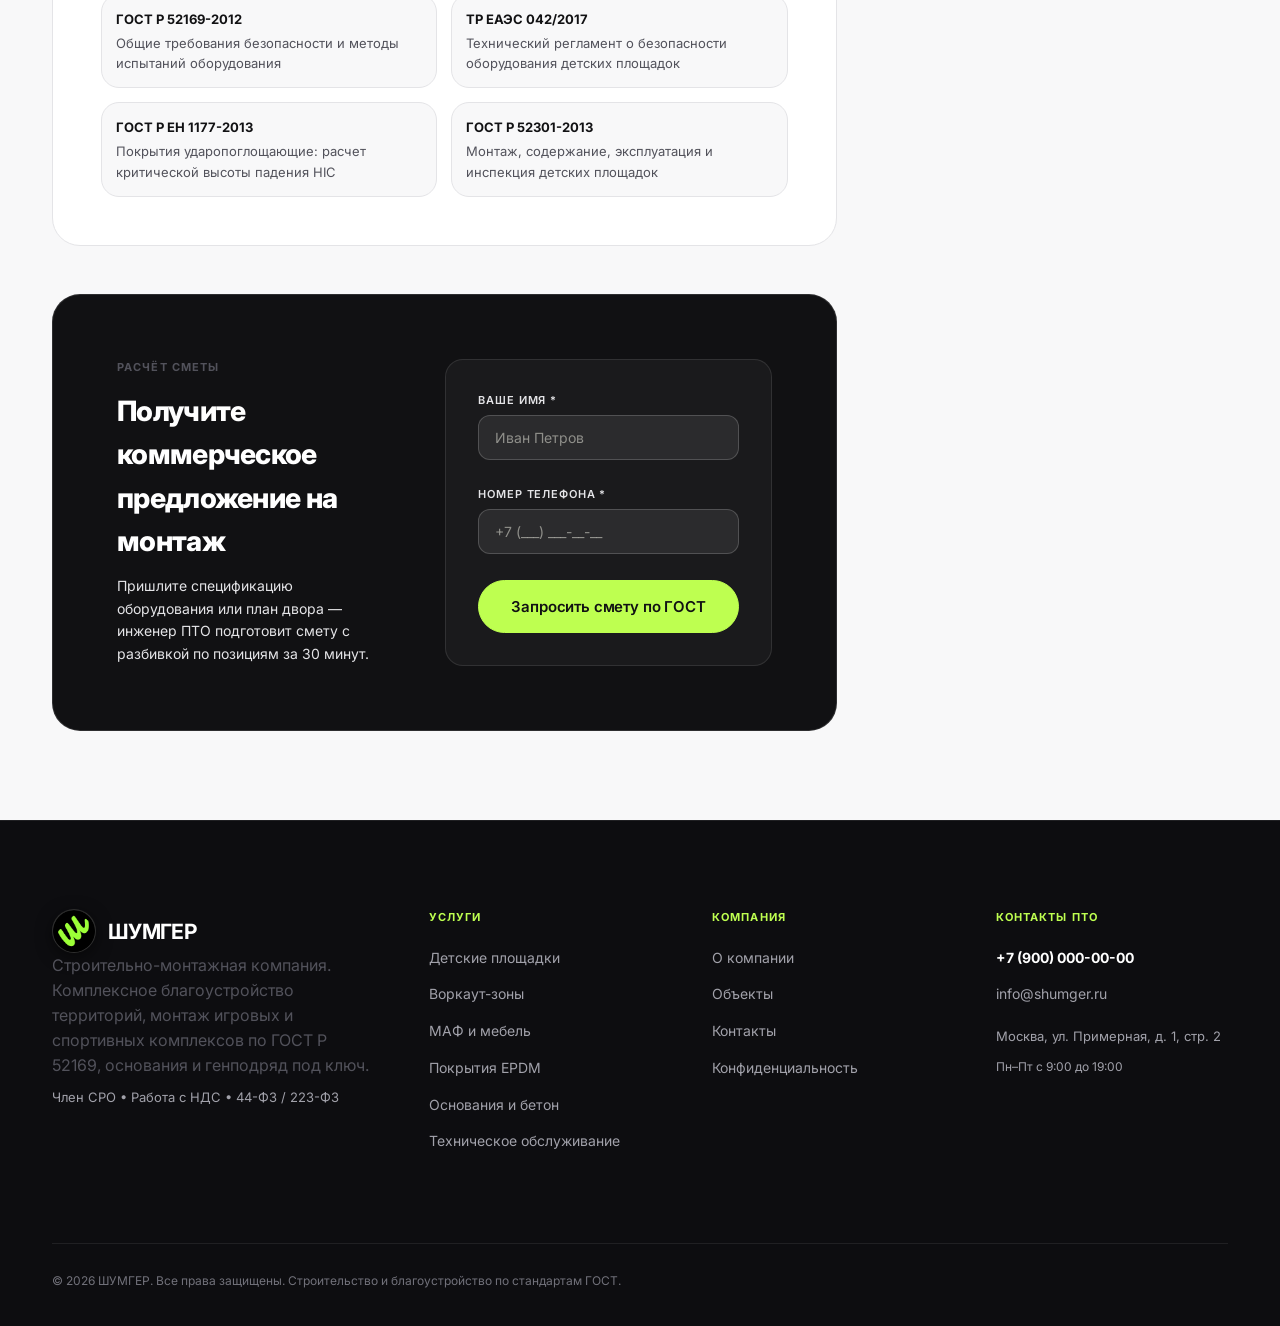
<file: uslugi/detskie-ploshchadki.html>
<!DOCTYPE html>
<html lang="ru">
<head>
  <meta charset="UTF-8">
  <meta name="viewport" content="width=device-width, initial-scale=1.0">
  <title>Монтаж детских игровых площадок по ГОСТ — ШУМГЕР</title>
  <meta name="description" content="Монтаж детских игровых городков, качелей и каруселей по ГОСТ Р 52169-2012 и ТР ЕАЭС 042/2017. Бетонирование закладных, паспорта безопасности, гарантия до 5 лет.">
  <link rel="canonical" href="https://shumger.ru/uslugi/detskie-ploshchadki.html">
  <meta name="theme-color" content="#111113">

  <!-- Favicon -->
  <link rel="icon" type="image/x-icon" href="../favicon.ico">
  <link rel="icon" type="image/png" sizes="32x32" href="../assets/images/favicon-32x32.png">
  <link rel="icon" type="image/png" sizes="192x192" href="../assets/images/favicon.png">
  <link rel="icon" type="image/svg+xml" href="../assets/images/favicon.svg">
  <link rel="apple-touch-icon" href="../assets/images/favicon.png">

  <!-- Google Fonts: Inter -->
  <link rel="preconnect" href="https://fonts.googleapis.com">
  <link rel="preconnect" href="https://fonts.gstatic.com" crossorigin>
  <link rel="preconnect" href="https://fonts.googleapis.com">
  <link rel="preconnect" href="https://fonts.gstatic.com" crossorigin>
  <link href="https://fonts.googleapis.com/css2?family=Inter:wght@400;500;600;700&display=swap" rel="stylesheet">

  <!-- Stylesheet -->
  <link rel="stylesheet" href="../assets/css/style.css">
</head>
<body>

  <a class="skip-link" href="#main-content">Перейти к основному содержанию</a>

  <!-- Шапка сайта -->
  <header class="header">
    <div class="container">
      <nav class="nav" aria-label="Основная навигация">
        <a href="../index.html" class="logo" aria-label="ШУМГЕР — Строительно-монтажная компания">
          <div class="logo-icon" aria-hidden="true"><img src="../assets/images/logo.png" alt="ШУМГЕР" class="logo-img" width="44" height="44"></div>
          <div class="logo-text">
            <span class="logo-title">ШУМГЕР</span>
            <span class="logo-tag">Строительство & Монтаж</span>
          </div>
        </a>

        <ul class="nav-menu" id="navMenu">
          <li><a href="../index.html" class="nav-link">Главная</a></li>
          <li><a href="../services.html" class="nav-link active">Услуги</a></li>
          <li><a href="../portfolio.html" class="nav-link">Объекты</a></li>
          <li><a href="../about.html" class="nav-link">О компании</a></li>
          <li><a href="../contacts.html" class="nav-link">Контакты</a></li>
        </ul>

        <div class="nav-actions">
          <a href="tel:+79000000000" class="header-phone" aria-label="Позвонить в компанию">
            <span class="header-phone-number">+7 (900) 000-00-00</span>
            <span class="header-phone-hint">ПТО: 9:00–19:00</span>
          </a>
          <button type="button" class="btn btn-primary btn-sm" data-lead-trigger="Заявка из шапки: Детские площадки">Запросить смету</button>
        </div>

        <button class="nav-toggle" type="button" aria-label="Открыть мобильное меню" aria-expanded="false" aria-controls="mobileDrawer">
          <svg viewBox="0 0 24 24" fill="none" stroke="currentColor" stroke-width="2" stroke-linecap="round"><line x1="3" y1="12" x2="21" y2="12"></line><line x1="3" y1="6" x2="21" y2="6"></line><line x1="3" y1="18" x2="21" y2="18"></line></svg>
        </button>
      </nav>
    </div>
  </header>

  <!-- Мобильное меню (Drawer) -->
  <div class="mobile-drawer-backdrop" id="drawerBackdrop"></div>
  <aside class="mobile-drawer" id="mobileDrawer" aria-label="Мобильное меню">
    <div>
      <div class="drawer-header">
        <div class="logo">
          <div class="logo-icon" aria-hidden="true"><img src="../assets/images/logo.png" alt="ШУМГЕР" class="logo-img" width="44" height="44"></div>
          <span class="logo-title">ШУМГЕР</span>
        </div>
        <button class="drawer-close" aria-label="Закрыть меню">✕</button>
      </div>
      <nav class="drawer-nav">
        <a href="../index.html" class="drawer-link">Главная</a>
        <a href="../services.html" class="drawer-link active">Услуги</a>
        <a href="../portfolio.html" class="drawer-link">Объекты</a>
        <a href="../about.html" class="drawer-link">О компании</a>
        <a href="../contacts.html" class="drawer-link">Контакты</a>
      </nav>
    </div>
    <div class="drawer-footer">
      <a href="tel:+79000000000" class="btn btn-ghost btn-block">+7 (900) 000-00-00</a>
      <button type="button" class="btn btn-primary btn-block" data-lead-trigger="Заявка из моб. меню: Детские площадки">Оставить заявку</button>
    </div>
  </aside>

  <!-- Основной контент страницы -->
  <main id="main-content">
    <!-- Шапка услуги в стиле Apple Liquid Glass -->
    <section class="page-hero-section">
      <div class="container">
        <div class="page-hero-glass">
          <div class="page-hero-content">
            <nav class="breadcrumbs" style="margin-bottom: 14px;" aria-label="Хлебные крошки">
          <a href="../index.html">Главная</a>
          <span aria-hidden="true">/</span>
          <a href="../services.html">Услуги</a>
          <span aria-hidden="true">/</span>
          <span aria-current="page">Детские игровые комплексы</span>
        </nav>
            <div class="page-hero-kicker">
              <span class="page-hero-kicker-dot"></span>
              <span>БЕЗОПАСНОСТЬ ПО ТР ЕАЭС 042/2017 · СРО-С-284</span>
            </div>
            <h1 class="page-hero-title">Монтаж детских игровых площадок и городков под ключ</h1>
            <p class="page-hero-subtitle">Выполняем профессиональный монтаж детского игрового оборудования строго по паспорту производителя, ГОСТ Р 52169-2012 и СНиП. Контролируем зоны безопасности, высоты свободного падения HIC и бетонирование оснований.</p>
            <div class="page-hero-badges">
              <div class="page-hero-badge">
                <svg width="14" height="14" viewBox="0 0 24 24" fill="none" stroke="currentColor" stroke-width="2.5"><polyline points="20 6 9 17 4 12"></polyline></svg>
                <span>ГОСТ Р 52169-2012</span>
              </div>
              <div class="page-hero-badge">
                <svg width="14" height="14" viewBox="0 0 24 24" fill="none" stroke="currentColor" stroke-width="2.5"><polyline points="20 6 9 17 4 12"></polyline></svg>
                <span>ТР ЕАЭС 042/2017</span>
              </div>
              <div class="page-hero-badge">
                <svg width="14" height="14" viewBox="0 0 24 24" fill="none" stroke="currentColor" stroke-width="2.5"><polyline points="20 6 9 17 4 12"></polyline></svg>
                <span>Бетон B22.5 под опоры</span>
              </div>
              <div class="page-hero-badge">
                <svg width="14" height="14" viewBox="0 0 24 24" fill="none" stroke="currentColor" stroke-width="2.5"><polyline points="20 6 9 17 4 12"></polyline></svg>
                <span>Паспорта безопасности и КС-2</span>
              </div>
            </div>
          </div>
        </div>
      </div>
    </section>

    <section class="section" style="background: var(--color-off-white-canvas);">
      <div class="container">
        <div class="service-detail-grid">
          <!-- Левая колонка: Детали услуги -->
          <div>
            <div class="service-photo-banner" style="margin-bottom: var(--space-xl); border-radius: var(--radius-cards); overflow: hidden; border: 1px solid var(--color-ash);  position: relative;">
              <img src="../assets/images/projects/project-playground.jpg" alt="Монтаж детских игровых городков и комплексов" style="width: 100%; aspect-ratio: 16 / 9; object-fit: cover; display: block;" loading="lazy">
              <div style="position: absolute; bottom: 0; left: 0; right: 0; background: linear-gradient(0deg, rgba(13,16,21,0.85) 0%, transparent 100%); padding: 14px 18px; color: #ffffff; font-family: var(--font-mono); font-size: 11px; letter-spacing: 0.04em;">
                Реализованный игровой комплекс: северная лиственница, ТР ЕАЭС 042/2017
              </div>
            </div>
            <div style="background: #ffffff; border: 1px solid var(--color-ash); border-radius: var(--radius-cards); padding: var(--space-2xl); margin-bottom: var(--space-2xl); ">
              <h2 style="font-size: var(--text-xl); font-weight: 700; color: var(--color-dark); margin-bottom: var(--space-md);">Что входит в комплекс монтажных работ:</h2>
              <ul class="service-features-list" style="margin-bottom: var(--space-xl);">
                <li><svg width="18" height="18" viewBox="0 0 24 24" fill="none" stroke="currentColor" stroke-width="2.5"><polyline points="20 6 9 17 4 12"></polyline></svg>Инструментальная геодезическая разметка площадки и привязка к осям генерального плана</li>
                <li><svg width="18" height="18" viewBox="0 0 24 24" fill="none" stroke="currentColor" stroke-width="2.5"><polyline points="20 6 9 17 4 12"></polyline></svg>Выемка грунта, подготовка ям и бурение отверстий под закладные опоры</li>
                <li><svg width="18" height="18" viewBox="0 0 24 24" fill="none" stroke="currentColor" stroke-width="2.5"><polyline points="20 6 9 17 4 12"></polyline></svg>Бетонирование опор тяжелым бетоном класса не ниже В22.5 (М300) на глубину промерзания</li>
                <li><svg width="18" height="18" viewBox="0 0 24 24" fill="none" stroke="currentColor" stroke-width="2.5"><polyline points="20 6 9 17 4 12"></polyline></svg>Сборка несущих конструкций, башен, канатных переходов, винтовых и прямых горок</li>
                <li><svg width="18" height="18" viewBox="0 0 24 24" fill="none" stroke="currentColor" stroke-width="2.5"><polyline points="20 6 9 17 4 12"></polyline></svg>Монтаж качелей, каруселей, балансиров, песочниц и тематических игровых домиков</li>
                <li><svg width="18" height="18" viewBox="0 0 24 24" fill="none" stroke="currentColor" stroke-width="2.5"><polyline points="20 6 9 17 4 12"></polyline></svg>Проверка на отсутствие защемлений головы, шеи, пальцев и одежды по калибрам ГОСТ</li>
                <li><svg width="18" height="18" viewBox="0 0 24 24" fill="none" stroke="currentColor" stroke-width="2.5"><polyline points="20 6 9 17 4 12"></polyline></svg>Укладка бесшовного травмобезопасного резинового покрытия расчетной толщины</li>
                <li><svg width="18" height="18" viewBox="0 0 24 24" fill="none" stroke="currentColor" stroke-width="2.5"><polyline points="20 6 9 17 4 12"></polyline></svg>Составление паспорта площадки, актов освидетельствования скрытых работ и сдача по КС-2/КС-3</li>
              </ul>

              <h2 style="font-size: var(--text-xl); font-weight: 700; color: var(--color-dark); margin-bottom: var(--space-md);">Стандарты безопасности:</h2>
              <div style="display:grid; grid-template-columns: repeat(auto-fit, minmax(240px, 1fr)); gap: 14px;">
                <div style="background: var(--color-off-white-canvas); border: 1px solid var(--color-ash); border-radius: var(--radius-inner); padding: 14px;">
                  <div style="font-weight: 700; color: var(--color-off-black-ink); font-size: 13px;">ГОСТ Р 52169-2012</div>
                  <div style="font-size: 13px; color: var(--color-text-secondary); margin-top: 4px;">Общие требования безопасности и методы испытаний оборудования</div>
                </div>
                <div style="background: var(--color-off-white-canvas); border: 1px solid var(--color-ash); border-radius: var(--radius-inner); padding: 14px;">
                  <div style="font-weight: 700; color: var(--color-off-black-ink); font-size: 13px;">ТР ЕАЭС 042/2017</div>
                  <div style="font-size: 13px; color: var(--color-text-secondary); margin-top: 4px;">Технический регламент о безопасности оборудования детских площадок</div>
                </div>
                <div style="background: var(--color-off-white-canvas); border: 1px solid var(--color-ash); border-radius: var(--radius-inner); padding: 14px;">
                  <div style="font-weight: 700; color: var(--color-off-black-ink); font-size: 13px;">ГОСТ Р ЕН 1177-2013</div>
                  <div style="font-size: 13px; color: var(--color-text-secondary); margin-top: 4px;">Покрытия ударопоглощающие: расчет критической высоты падения HIC</div>
                </div>
                <div style="background: var(--color-off-white-canvas); border: 1px solid var(--color-ash); border-radius: var(--radius-inner); padding: 14px;">
                  <div style="font-weight: 700; color: var(--color-off-black-ink); font-size: 13px;">ГОСТ Р 52301-2013</div>
                  <div style="font-size: 13px; color: var(--color-text-secondary); margin-top: 4px;">Монтаж, содержание, эксплуатация и инспекция детских площадок</div>
                </div>
              </div>
            </div>

            <!-- Блок заявки -->
            <div class="lead-box">
              <div class="lead-info">
                <span class="eyebrow">РАСЧЁТ СМЕТЫ</span>
                <h3 style="font-size: var(--text-2xl); font-weight: 800; color: var(--color-pure-white); margin: 6px 0 12px;">Получите коммерческое предложение на монтаж</h3>
                <p style="color: var(--color-ash); font-size: 14px; line-height: 1.6; margin: 0;">
                  Пришлите спецификацию оборудования или план двора — инженер ПТО подготовит смету с разбивкой по позициям за 30 минут.
                </p>
              </div>
              <form class="lead-form" id="serviceLeadForm">
                <input type="hidden" name="lead_context" value="Услуга: Детские площадки (детальная)">
                <div class="form-group">
                  <label class="form-label" for="spName">Ваше имя *</label>
                  <input type="text" id="spName" name="name" class="form-input" placeholder="Иван Петров" required>
                </div>
                <div class="form-group">
                  <label class="form-label" for="spPhone">Номер телефона *</label>
                  <input type="tel" id="spPhone" name="phone" class="form-input" placeholder="+7 (___) ___-__-__" required>
                </div>
                <button type="submit" class="btn btn-primary btn-block btn-lg">Запросить смету по ГОСТ</button>
              </form>
            </div>
          </div>

          <!-- Правая колонка: Сайдбар с другими услугами и ценами -->
          <div>
            <div class="service-sidebar-card">
              <span class="eyebrow">ТАРИФЫ</span>
              <div style="font-size: var(--text-2xl); font-weight: 800; color: var(--color-dark); margin: 6px 0 2px;">
                от 4 800 ₽ <span style="font-size: 14px; font-weight: normal; color: var(--color-text-muted);">/ м²</span>
              </div>
              <p style="font-size: 13px; color: var(--color-text-secondary); margin-bottom: var(--space-lg);">
                Ориентировочная стоимость монтажа городка с подготовкой оснований и резиновым покрытием.
              </p>
              <button type="button" class="btn btn-primary btn-block" data-lead-trigger="Услуга: Детские площадки (сайдбар)">
                Рассчитать смету
              </button>

              <hr style="border: none; border-top: 1px solid var(--color-ash); margin: var(--space-xl) 0 var(--space-md);">

              <h4 style="font-size: 14px; font-weight: 700; text-transform: uppercase; color: var(--color-dark); margin-bottom: 8px;">
                Все направления услуг:
              </h4>
              <ul class="service-sidebar-links">
                <li><a href="detskie-ploshchadki.html" class="active"><span>Детские площадки</span><span>→</span></a></li>
                <li><a href="vorkaut.html"><span>Воркаут и спорт</span><span>→</span></a></li>
                <li><a href="maf.html"><span>МАФ и благоустройство</span><span>→</span></a></li>
                <li><a href="pokrytiya.html"><span>Резиновые покрытия</span><span>→</span></a></li>
                <li><a href="osnovaniya.html"><span>Основания и бетон</span><span>→</span></a></li>
                <li><a href="obsluzhivanie.html"><span>Обслуживание и ТО</span><span>→</span></a></li>
              </ul>
            </div>
          </div>
        </div>
      </div>
    </section>
  </main>

  <!-- Футер -->
  <footer class="footer">
    <div class="container">
      <div class="footer-grid">
        <div class="footer-brand">
          <div class="logo">
            <div class="logo-icon" aria-hidden="true"><img src="../assets/images/logo.png" alt="ШУМГЕР" class="logo-img" width="44" height="44"></div>
            <span class="logo-title" style="color:#ffffff;">ШУМГЕР</span>
          </div>
          <p>Строительно-монтажная компания. Комплексное благоустройство территорий, монтаж игровых и спортивных комплексов по ГОСТ Р 52169, основания и генподряд под ключ.</p>
          <div style="font-size: 13px; color: #a1a1aa; margin-top: 10px;">
            <span>Член СРО</span> • <span>Работа с НДС</span> • <span>44-ФЗ / 223-ФЗ</span>
          </div>
        </div>
        <div>
          <h4 class="footer-title">Услуги</h4>
          <ul class="footer-links">
            <li><a href="detskie-ploshchadki.html">Детские площадки</a></li>
            <li><a href="vorkaut.html">Воркаут-зоны</a></li>
            <li><a href="maf.html">МАФ и мебель</a></li>
            <li><a href="pokrytiya.html">Покрытия EPDM</a></li>
            <li><a href="osnovaniya.html">Основания и бетон</a></li>
            <li><a href="obsluzhivanie.html">Техническое обслуживание</a></li>
          </ul>
        </div>
        <div>
          <h4 class="footer-title">Компания</h4>
          <ul class="footer-links">
            <li><a href="../about.html">О компании</a></li>
            <li><a href="../portfolio.html">Объекты</a></li>
            <li><a href="../contacts.html">Контакты</a></li>
            <li><a href="../privacy.html">Конфиденциальность</a></li>
          </ul>
        </div>
        <div>
          <h4 class="footer-title">Контакты ПТО</h4>
          <ul class="footer-links">
            <li><a href="tel:+79000000000" style="font-weight: 700; color: #ffffff;">+7 (900) 000-00-00</a></li>
            <li><a href="mailto:info@shumger.ru">info@shumger.ru</a></li>
            <li style="font-size: 13px; color: #a1a1aa; margin-top: 8px;">Москва, ул. Примерная, д. 1, стр. 2</li>
            <li style="font-size: 12px; color: #a1a1aa;">Пн–Пт с 9:00 до 19:00</li>
          </ul>
        </div>
      </div>
      <div class="footer-bottom">
        <div>© 2026 ШУМГЕР. Все права защищены. Строительство и благоустройство по стандартам ГОСТ.</div>
      </div>
    </div>
  </footer>

  <!-- Модальное окно заявки -->
  <div class="modal-backdrop" id="leadModal" role="dialog" aria-modal="true" aria-label="Оставить заявку">
    <div class="modal-dialog" style="max-width: 520px;">
      <button type="button" class="modal-close" aria-label="Закрыть окно">✕</button>
      <span class="eyebrow">ОПЕРАТИВНЫЙ РАСЧЁТ</span>
      <h2 class="section-title modal-lead-title" style="margin-top: 6px;">Получить точную смету</h2>
      <p style="font-size: 14px; color: var(--color-text-secondary); margin-bottom: 20px;">
        Инженер ПТО свяжется с вами в течение 15 минут, ответит на вопросы и подготовит проект сметы по ГОСТ.
      </p>

      <form id="modalLeadForm">
        <input type="hidden" name="lead_context" value="Заявка со страницы услуги: Детские площадки">

        <div class="form-group">
          <label class="form-label" for="modalName">Ваше имя *</label>
          <input type="text" id="modalName" name="name" class="form-input" placeholder="Как к вам обращаться" required>
        </div>

        <div class="form-group">
          <label class="form-label" for="modalPhone">Номер телефона *</label>
          <input type="tel" id="modalPhone" name="phone" class="form-input" placeholder="+7 (___) ___-__-__" required>
        </div>

        <button type="submit" class="btn btn-primary btn-block btn-lg" style="margin-top: 10px;">
          Отправить заявку
        </button>
      </form>
    </div>
  </div>

  <!-- Плавающий виджет связи FAB -->
  <div class="quick-contact-fab" id="quickContactFab" aria-label="Быстрая связь">
    <button type="button" class="fab-main-btn" aria-label="Открыть контакты">
      <svg width="26" height="26" viewBox="0 0 24 24" fill="none" stroke="currentColor" stroke-width="2.5">
        <path d="M21 15a2 2 0 0 1-2 2H7l-4 4V5a2 2 0 0 1 2-2h14a2 2 0 0 1 2 2z"></path>
      </svg>
    </button>
    <div class="fab-options">
      <a href="https://wa.me/79000000000" target="_blank" rel="noopener noreferrer" class="fab-item fab-wa" aria-label="WhatsApp">
        <svg width="22" height="22" viewBox="0 0 24 24" fill="currentColor">
          <path d="M12.04 2c-5.46 0-9.91 4.45-9.91 9.91 0 1.75.46 3.45 1.32 4.95L2.05 22l5.25-1.38c1.45.79 3.08 1.21 4.74 1.21 5.46 0 9.91-4.45 9.91-9.91 0-2.65-1.03-5.14-2.9-7.01A9.82 9.82 0 0 0 12.04 2zm0 18.15c-1.49 0-2.95-.4-4.22-1.15l-.3-.18-3.13.82.83-3.05-.2-.31a8.16 8.16 0 0 1-1.25-4.38c0-4.52 3.68-8.2 8.2-8.2 2.19 0 4.25.85 5.8 2.4 1.55 1.55 2.4 3.61 2.4 5.8 0 4.52-3.68 8.2-8.2 8.2zm4.49-6.14c-.25-.12-1.47-.72-1.7-.81-.23-.08-.39-.12-.56.12-.17.25-.64.81-.79.98-.14.17-.29.19-.54.06-.25-.12-1.05-.39-2-1.23-.74-.66-1.23-1.47-1.38-1.72-.14-.25-.02-.38.11-.51.11-.11.25-.29.37-.43.12-.14.17-.25.25-.41.08-.17.04-.31-.02-.43s-.56-1.34-.76-1.84c-.2-.49-.4-.42-.56-.43h-.47c-.17 0-.43.06-.66.31-.23.25-.86.84-.86 2.05 0 1.21.88 2.38 1 2.54.12.17 1.73 2.64 4.19 3.7.59.25 1.05.4 1.41.51.59.19 1.13.16 1.56.1.48-.07 1.47-.6 1.68-1.18.21-.58.21-1.07.14-1.18-.06-.11-.23-.17-.48-.29z"/>
        </svg>
      </a>
      <a href="https://t.me/shumger" target="_blank" rel="noopener noreferrer" class="fab-item fab-tg" aria-label="Telegram">
        <svg width="22" height="22" viewBox="0 0 24 24" fill="currentColor">
          <path d="M12 2C6.48 2 2 6.48 2 12s4.48 10 10 10 10-4.48 10-10S17.52 2 12 2zm4.64 6.8c-.15 1.58-.8 5.42-1.13 7.19-.14.75-.42 1-.68 1.03-.58.05-1.02-.38-1.58-.75-.88-.58-1.38-.94-2.23-1.5-.99-.65-.35-1.01.22-1.59.15-.15 2.71-2.48 2.76-2.69a.2.2 0 0 0-.05-.18c-.06-.05-.14-.03-.21-.02-.09.02-1.49.95-4.22 2.79-.4.27-.76.41-1.08.4-.36-.01-1.04-.2-1.55-.37-.63-.2-1.12-.31-1.08-.66.02-.18.27-.36.74-.55 2.92-1.27 4.86-2.11 5.83-2.52 2.78-1.16 3.35-1.36 3.73-1.36.08 0 .27.02.39.12.1.08.13.19.14.27-.01.06.01.24 0 .38z"/>
        </svg>
      </a>
      <a href="tel:+79000000000" class="fab-item fab-tel" aria-label="Звонок в отдел смет">
        <svg width="20" height="20" viewBox="0 0 24 24" fill="none" stroke="currentColor" stroke-width="2.5">
          <path d="M22 16.92v3a2 2 0 0 1-2.18 2 19.79 19.79 0 0 1-8.63-3.07 19.5 19.5 0 0 1-6-6 19.79 19.79 0 0 1-3.07-8.67A2 2 0 0 1 4.11 2h3a2 2 0 0 1 2 1.72 12.84 12.84 0 0 0 .7 2.81 2 2 0 0 1-.45 2.11L8.09 9.91a16 16 0 0 0 6 6l1.27-1.27a2 2 0 0 1 2.11-.45 12.84 12.84 0 0 0 2.81.7A2 2 0 0 1 22 16.92z"></path>
        </svg>
      </a>
    </div>
  </div>

  <script src="../assets/js/main.js"></script>
</body>
</html>
</file>
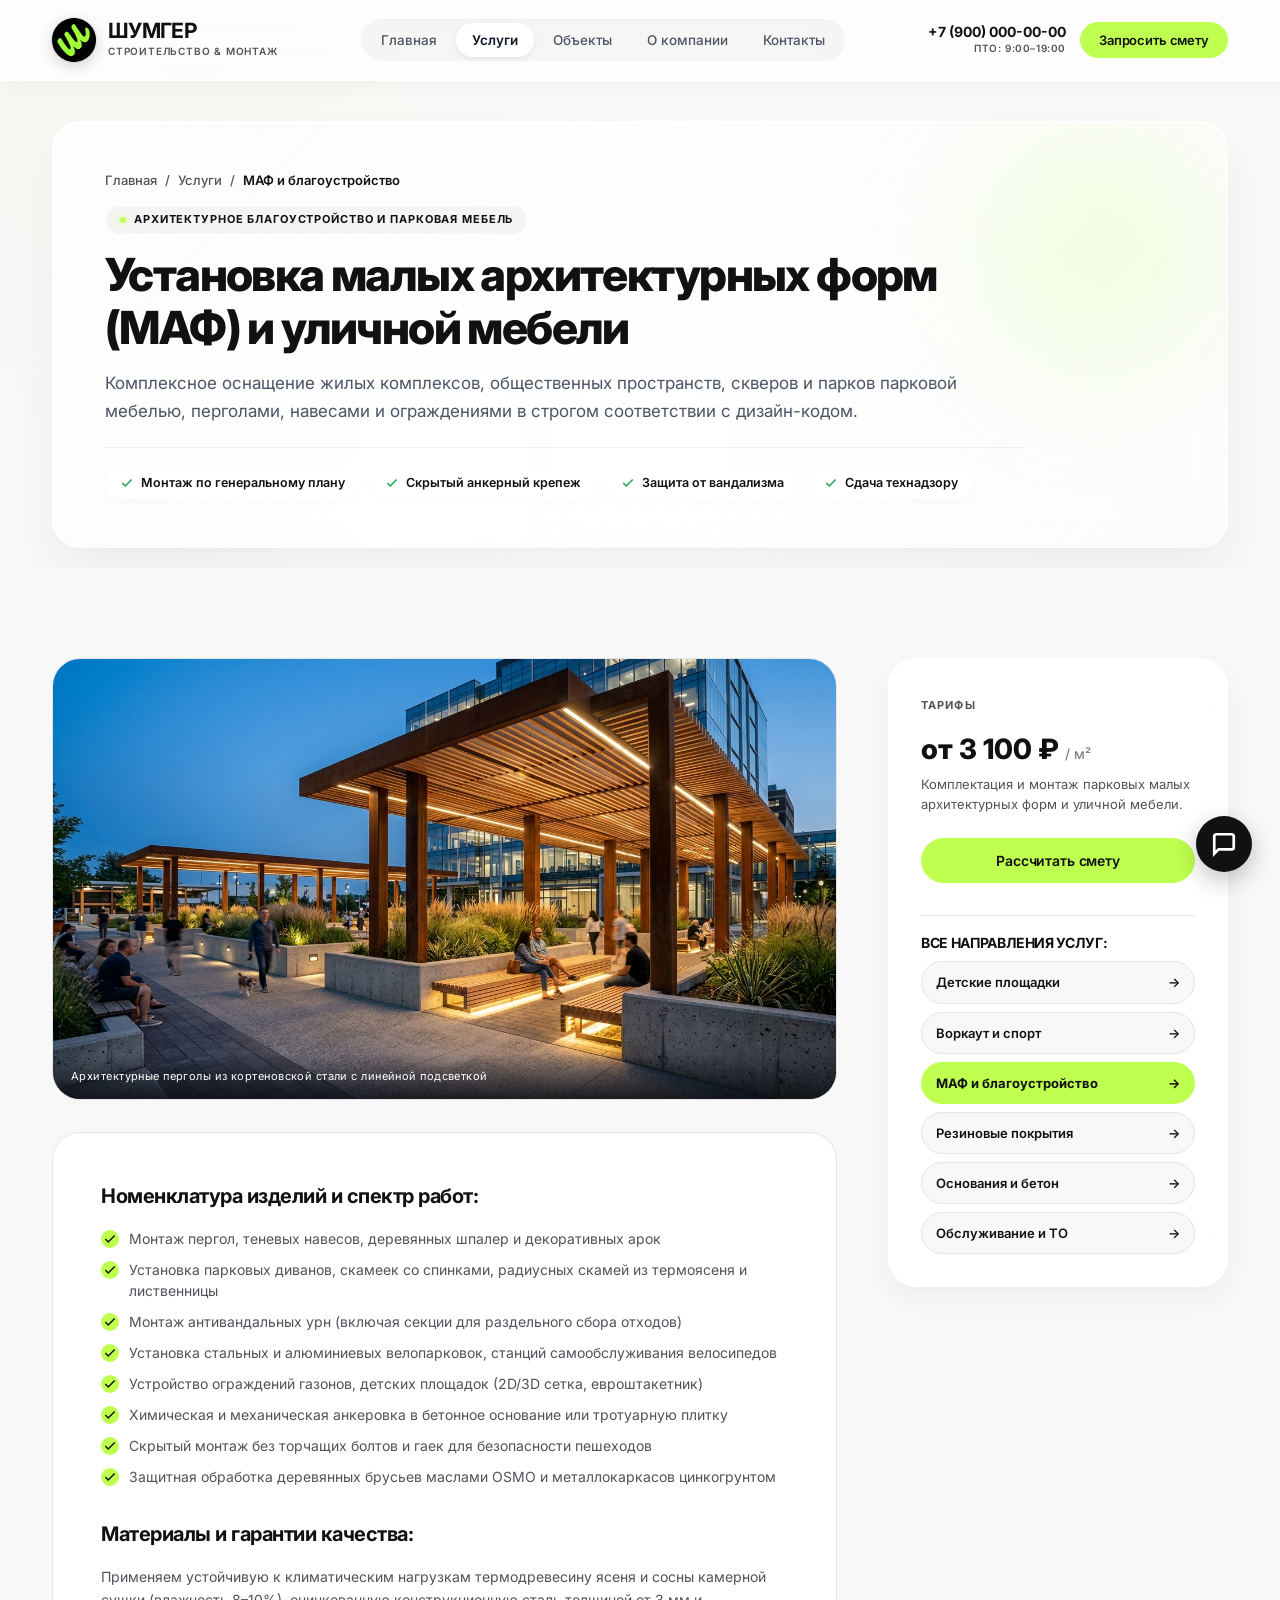
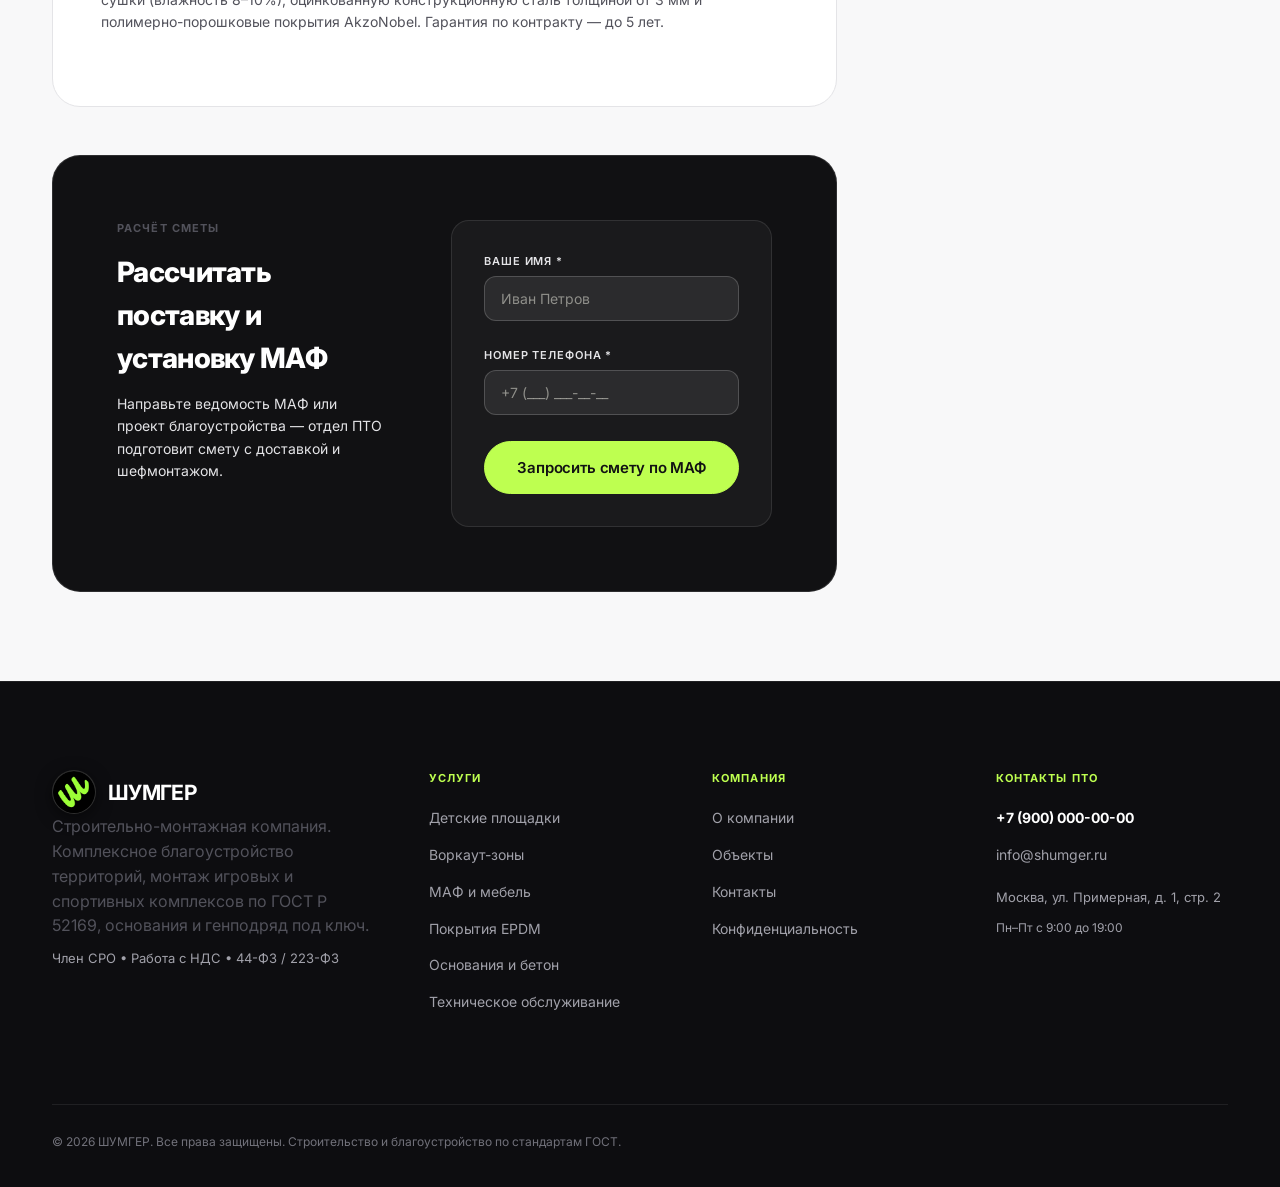
<file: uslugi/maf.html>
<!DOCTYPE html>
<html lang="ru">
<head>
  <meta charset="UTF-8">
  <meta name="viewport" content="width=device-width, initial-scale=1.0">
  <title>Установка малых архитектурных форм (МАФ) — ШУМГЕР</title>
  <meta name="description" content="Монтаж и сборка МАФ: перголы, навесы, парковые скамьи из термоясеня, урны, велопарковки, декоративные ограждения. Комплексное благоустройство дворов и парков под ключ.">
  <link rel="canonical" href="https://shumger.ru/uslugi/maf.html">
  <meta name="theme-color" content="#111113">

  <!-- Favicon -->
  <link rel="icon" type="image/x-icon" href="../favicon.ico">
  <link rel="icon" type="image/png" sizes="32x32" href="../assets/images/favicon-32x32.png">
  <link rel="icon" type="image/png" sizes="192x192" href="../assets/images/favicon.png">
  <link rel="icon" type="image/svg+xml" href="../assets/images/favicon.svg">
  <link rel="apple-touch-icon" href="../assets/images/favicon.png">

  <!-- Google Fonts: Inter -->
  <link rel="preconnect" href="https://fonts.googleapis.com">
  <link rel="preconnect" href="https://fonts.gstatic.com" crossorigin>
  <link rel="preconnect" href="https://fonts.googleapis.com">
  <link rel="preconnect" href="https://fonts.gstatic.com" crossorigin>
  <link href="https://fonts.googleapis.com/css2?family=Inter:wght@400;500;600;700&display=swap" rel="stylesheet">

  <!-- Stylesheet -->
  <link rel="stylesheet" href="../assets/css/style.css">
</head>
<body>

  <a class="skip-link" href="#main-content">Перейти к основному содержанию</a>

  <!-- Шапка сайта -->
  <header class="header">
    <div class="container">
      <nav class="nav" aria-label="Основная навигация">
        <a href="../index.html" class="logo" aria-label="ШУМГЕР — Строительно-монтажная компания">
          <div class="logo-icon" aria-hidden="true"><img src="../assets/images/logo.png" alt="ШУМГЕР" class="logo-img" width="44" height="44"></div>
          <div class="logo-text">
            <span class="logo-title">ШУМГЕР</span>
            <span class="logo-tag">Строительство & Монтаж</span>
          </div>
        </a>

        <ul class="nav-menu" id="navMenu">
          <li><a href="../index.html" class="nav-link">Главная</a></li>
          <li><a href="../services.html" class="nav-link active">Услуги</a></li>
          <li><a href="../portfolio.html" class="nav-link">Объекты</a></li>
          <li><a href="../about.html" class="nav-link">О компании</a></li>
          <li><a href="../contacts.html" class="nav-link">Контакты</a></li>
        </ul>

        <div class="nav-actions">
          <a href="tel:+79000000000" class="header-phone" aria-label="Позвонить в компанию">
            <span class="header-phone-number">+7 (900) 000-00-00</span>
            <span class="header-phone-hint">ПТО: 9:00–19:00</span>
          </a>
          <button type="button" class="btn btn-primary btn-sm" data-lead-trigger="Заявка из шапки: МАФ">Запросить смету</button>
        </div>

        <button class="nav-toggle" type="button" aria-label="Открыть мобильное меню" aria-expanded="false" aria-controls="mobileDrawer">
          <svg viewBox="0 0 24 24" fill="none" stroke="currentColor" stroke-width="2" stroke-linecap="round"><line x1="3" y1="12" x2="21" y2="12"></line><line x1="3" y1="6" x2="21" y2="6"></line><line x1="3" y1="18" x2="21" y2="18"></line></svg>
        </button>
      </nav>
    </div>
  </header>

  <!-- Мобильное меню (Drawer) -->
  <div class="mobile-drawer-backdrop" id="drawerBackdrop"></div>
  <aside class="mobile-drawer" id="mobileDrawer" aria-label="Мобильное меню">
    <div>
      <div class="drawer-header">
        <div class="logo">
          <div class="logo-icon" aria-hidden="true"><img src="../assets/images/logo.png" alt="ШУМГЕР" class="logo-img" width="44" height="44"></div>
          <span class="logo-title">ШУМГЕР</span>
        </div>
        <button class="drawer-close" aria-label="Закрыть меню">✕</button>
      </div>
      <nav class="drawer-nav">
        <a href="../index.html" class="drawer-link">Главная</a>
        <a href="../services.html" class="drawer-link active">Услуги</a>
        <a href="../portfolio.html" class="drawer-link">Объекты</a>
        <a href="../about.html" class="drawer-link">О компании</a>
        <a href="../contacts.html" class="drawer-link">Контакты</a>
      </nav>
    </div>
    <div class="drawer-footer">
      <a href="tel:+79000000000" class="btn btn-ghost btn-block">+7 (900) 000-00-00</a>
      <button type="button" class="btn btn-primary btn-block" data-lead-trigger="Заявка из моб. меню: МАФ">Оставить заявку</button>
    </div>
  </aside>

  <!-- Основной контент страницы -->
  <main id="main-content">
    <!-- Шапка услуги в стиле Apple Liquid Glass -->
    <section class="page-hero-section">
      <div class="container">
        <div class="page-hero-glass">
          <div class="page-hero-content">
            <nav class="breadcrumbs" style="margin-bottom: 14px;" aria-label="Хлебные крошки">
          <a href="../index.html">Главная</a>
          <span aria-hidden="true">/</span>
          <a href="../services.html">Услуги</a>
          <span aria-hidden="true">/</span>
          <span aria-current="page">МАФ и благоустройство</span>
        </nav>
            <div class="page-hero-kicker">
              <span class="page-hero-kicker-dot"></span>
              <span>АРХИТЕКТУРНОЕ БЛАГОУСТРОЙСТВО И ПАРКОВАЯ МЕБЕЛЬ</span>
            </div>
            <h1 class="page-hero-title">Установка малых архитектурных форм (МАФ) и уличной мебели</h1>
            <p class="page-hero-subtitle">Комплексное оснащение жилых комплексов, общественных пространств, скверов и парков парковой мебелью, перголами, навесами и ограждениями в строгом соответствии с дизайн-кодом.</p>
            <div class="page-hero-badges">
              <div class="page-hero-badge">
                <svg width="14" height="14" viewBox="0 0 24 24" fill="none" stroke="currentColor" stroke-width="2.5"><polyline points="20 6 9 17 4 12"></polyline></svg>
                <span>Монтаж по генеральному плану</span>
              </div>
              <div class="page-hero-badge">
                <svg width="14" height="14" viewBox="0 0 24 24" fill="none" stroke="currentColor" stroke-width="2.5"><polyline points="20 6 9 17 4 12"></polyline></svg>
                <span>Скрытый анкерный крепеж</span>
              </div>
              <div class="page-hero-badge">
                <svg width="14" height="14" viewBox="0 0 24 24" fill="none" stroke="currentColor" stroke-width="2.5"><polyline points="20 6 9 17 4 12"></polyline></svg>
                <span>Защита от вандализма</span>
              </div>
              <div class="page-hero-badge">
                <svg width="14" height="14" viewBox="0 0 24 24" fill="none" stroke="currentColor" stroke-width="2.5"><polyline points="20 6 9 17 4 12"></polyline></svg>
                <span>Сдача технадзору</span>
              </div>
            </div>
          </div>
        </div>
      </div>
    </section>

    <section class="section" style="background: var(--color-off-white-canvas);">
      <div class="container">
        <div class="service-detail-grid">
          <!-- Левая колонка -->
          <div>
            <div class="service-photo-banner" style="margin-bottom: var(--space-xl); border-radius: var(--radius-cards); overflow: hidden; border: 1px solid var(--color-ash);  position: relative;">
              <img src="../assets/images/projects/project-maf.jpg" alt="Монтаж малых архитектурных форм и пергол" style="width: 100%; aspect-ratio: 16 / 9; object-fit: cover; display: block;" loading="lazy">
              <div style="position: absolute; bottom: 0; left: 0; right: 0; background: linear-gradient(0deg, rgba(13,16,21,0.85) 0%, transparent 100%); padding: 14px 18px; color: #ffffff; font-family: var(--font-mono); font-size: 11px; letter-spacing: 0.04em;">
                Архитектурные перголы из кортеновской стали с линейной подсветкой
              </div>
            </div>
            <div style="background: #ffffff; border: 1px solid var(--color-ash); border-radius: var(--radius-cards); padding: var(--space-2xl); margin-bottom: var(--space-2xl); ">
              <h2 style="font-size: var(--text-xl); font-weight: 700; color: var(--color-dark); margin-bottom: var(--space-md);">Номенклатура изделий и спектр работ:</h2>
              <ul class="service-features-list" style="margin-bottom: var(--space-xl);">
                <li><svg width="18" height="18" viewBox="0 0 24 24" fill="none" stroke="currentColor" stroke-width="2.5"><polyline points="20 6 9 17 4 12"></polyline></svg>Монтаж пергол, теневых навесов, деревянных шпалер и декоративных арок</li>
                <li><svg width="18" height="18" viewBox="0 0 24 24" fill="none" stroke="currentColor" stroke-width="2.5"><polyline points="20 6 9 17 4 12"></polyline></svg>Установка парковых диванов, скамеек со спинками, радиусных скамей из термоясеня и лиственницы</li>
                <li><svg width="18" height="18" viewBox="0 0 24 24" fill="none" stroke="currentColor" stroke-width="2.5"><polyline points="20 6 9 17 4 12"></polyline></svg>Монтаж антивандальных урн (включая секции для раздельного сбора отходов)</li>
                <li><svg width="18" height="18" viewBox="0 0 24 24" fill="none" stroke="currentColor" stroke-width="2.5"><polyline points="20 6 9 17 4 12"></polyline></svg>Установка стальных и алюминиевых велопарковок, станций самообслуживания велосипедов</li>
                <li><svg width="18" height="18" viewBox="0 0 24 24" fill="none" stroke="currentColor" stroke-width="2.5"><polyline points="20 6 9 17 4 12"></polyline></svg>Устройство ограждений газонов, детских площадок (2D/3D сетка, евроштакетник)</li>
                <li><svg width="18" height="18" viewBox="0 0 24 24" fill="none" stroke="currentColor" stroke-width="2.5"><polyline points="20 6 9 17 4 12"></polyline></svg>Химическая и механическая анкеровка в бетонное основание или тротуарную плитку</li>
                <li><svg width="18" height="18" viewBox="0 0 24 24" fill="none" stroke="currentColor" stroke-width="2.5"><polyline points="20 6 9 17 4 12"></polyline></svg>Скрытый монтаж без торчащих болтов и гаек для безопасности пешеходов</li>
                <li><svg width="18" height="18" viewBox="0 0 24 24" fill="none" stroke="currentColor" stroke-width="2.5"><polyline points="20 6 9 17 4 12"></polyline></svg>Защитная обработка деревянных брусьев маслами OSMO и металлокаркасов цинкогрунтом</li>
              </ul>

              <h2 style="font-size: var(--text-xl); font-weight: 700; color: var(--color-dark); margin-bottom: var(--space-md);">Материалы и гарантии качества:</h2>
              <p style="font-size: 14px; color: var(--color-text-secondary); line-height: 1.6; margin-bottom: var(--space-lg);">
                Применяем устойчивую к климатическим нагрузкам термодревесину ясеня и сосны камерной сушки (влажность 8–10%), оцинкованную конструкционную сталь толщиной от 3 мм и полимерно-порошковые покрытия AkzoNobel. Гарантия по контракту — до 5 лет.
              </p>
            </div>

            <!-- Блок заявки -->
            <div class="lead-box">
              <div class="lead-info">
                <span class="eyebrow">РАСЧЁТ СМЕТЫ</span>
                <h3 style="font-size: var(--text-2xl); font-weight: 800; color: var(--color-pure-white); margin: 6px 0 12px;">Рассчитать поставку и установку МАФ</h3>
                <p style="color: var(--color-ash); font-size: 14px; line-height: 1.6; margin: 0;">
                  Направьте ведомость МАФ или проект благоустройства — отдел ПТО подготовит смету с доставкой и шефмонтажом.
                </p>
              </div>
              <form class="lead-form" id="serviceLeadForm">
                <input type="hidden" name="lead_context" value="Услуга: МАФ (детальная)">
                <div class="form-group">
                  <label class="form-label" for="spName">Ваше имя *</label>
                  <input type="text" id="spName" name="name" class="form-input" placeholder="Иван Петров" required>
                </div>
                <div class="form-group">
                  <label class="form-label" for="spPhone">Номер телефона *</label>
                  <input type="tel" id="spPhone" name="phone" class="form-input" placeholder="+7 (___) ___-__-__" required>
                </div>
                <button type="submit" class="btn btn-primary btn-block btn-lg">Запросить смету по МАФ</button>
              </form>
            </div>
          </div>

          <!-- Правая колонка: Сайдбар -->
          <div>
            <div class="service-sidebar-card">
              <span class="eyebrow">ТАРИФЫ</span>
              <div style="font-size: var(--text-2xl); font-weight: 800; color: var(--color-dark); margin: 6px 0 2px;">
                от 3 100 ₽ <span style="font-size: 14px; font-weight: normal; color: var(--color-text-muted);">/ м²</span>
              </div>
              <p style="font-size: 13px; color: var(--color-text-secondary); margin-bottom: var(--space-lg);">
                Комплектация и монтаж парковых малых архитектурных форм и уличной мебели.
              </p>
              <button type="button" class="btn btn-primary btn-block" data-lead-trigger="Услуга: МАФ (сайдбар)">
                Рассчитать смету
              </button>

              <hr style="border: none; border-top: 1px solid var(--color-ash); margin: var(--space-xl) 0 var(--space-md);">

              <h4 style="font-size: 14px; font-weight: 700; text-transform: uppercase; color: var(--color-dark); margin-bottom: 8px;">
                Все направления услуг:
              </h4>
              <ul class="service-sidebar-links">
                <li><a href="detskie-ploshchadki.html"><span>Детские площадки</span><span>→</span></a></li>
                <li><a href="vorkaut.html"><span>Воркаут и спорт</span><span>→</span></a></li>
                <li><a href="maf.html" class="active"><span>МАФ и благоустройство</span><span>→</span></a></li>
                <li><a href="pokrytiya.html"><span>Резиновые покрытия</span><span>→</span></a></li>
                <li><a href="osnovaniya.html"><span>Основания и бетон</span><span>→</span></a></li>
                <li><a href="obsluzhivanie.html"><span>Обслуживание и ТО</span><span>→</span></a></li>
              </ul>
            </div>
          </div>
        </div>
      </div>
    </section>
  </main>

  <!-- Футер -->
  <footer class="footer">
    <div class="container">
      <div class="footer-grid">
        <div class="footer-brand">
          <div class="logo">
            <div class="logo-icon" aria-hidden="true"><img src="../assets/images/logo.png" alt="ШУМГЕР" class="logo-img" width="44" height="44"></div>
            <span class="logo-title" style="color:#ffffff;">ШУМГЕР</span>
          </div>
          <p>Строительно-монтажная компания. Комплексное благоустройство территорий, монтаж игровых и спортивных комплексов по ГОСТ Р 52169, основания и генподряд под ключ.</p>
          <div style="font-size: 13px; color: #a1a1aa; margin-top: 10px;">
            <span>Член СРО</span> • <span>Работа с НДС</span> • <span>44-ФЗ / 223-ФЗ</span>
          </div>
        </div>
        <div>
          <h4 class="footer-title">Услуги</h4>
          <ul class="footer-links">
            <li><a href="detskie-ploshchadki.html">Детские площадки</a></li>
            <li><a href="vorkaut.html">Воркаут-зоны</a></li>
            <li><a href="maf.html">МАФ и мебель</a></li>
            <li><a href="pokrytiya.html">Покрытия EPDM</a></li>
            <li><a href="osnovaniya.html">Основания и бетон</a></li>
            <li><a href="obsluzhivanie.html">Техническое обслуживание</a></li>
          </ul>
        </div>
        <div>
          <h4 class="footer-title">Компания</h4>
          <ul class="footer-links">
            <li><a href="../about.html">О компании</a></li>
            <li><a href="../portfolio.html">Объекты</a></li>
            <li><a href="../contacts.html">Контакты</a></li>
            <li><a href="../privacy.html">Конфиденциальность</a></li>
          </ul>
        </div>
        <div>
          <h4 class="footer-title">Контакты ПТО</h4>
          <ul class="footer-links">
            <li><a href="tel:+79000000000" style="font-weight: 700; color: #ffffff;">+7 (900) 000-00-00</a></li>
            <li><a href="mailto:info@shumger.ru">info@shumger.ru</a></li>
            <li style="font-size: 13px; color: #a1a1aa; margin-top: 8px;">Москва, ул. Примерная, д. 1, стр. 2</li>
            <li style="font-size: 12px; color: #a1a1aa;">Пн–Пт с 9:00 до 19:00</li>
          </ul>
        </div>
      </div>
      <div class="footer-bottom">
        <div>© 2026 ШУМГЕР. Все права защищены. Строительство и благоустройство по стандартам ГОСТ.</div>
      </div>
    </div>
  </footer>

  <!-- Модальное окно заявки -->
  <div class="modal-backdrop" id="leadModal" role="dialog" aria-modal="true" aria-label="Оставить заявку">
    <div class="modal-dialog" style="max-width: 520px;">
      <button type="button" class="modal-close" aria-label="Закрыть окно">✕</button>
      <span class="eyebrow">ОПЕРАТИВНЫЙ РАСЧЁТ</span>
      <h2 class="section-title modal-lead-title" style="margin-top: 6px;">Получить точную смету</h2>
      <p style="font-size: 14px; color: var(--color-text-secondary); margin-bottom: 20px;">
        Инженер ПТО свяжется с вами в течение 15 минут, ответит на вопросы и подготовит проект сметы по ГОСТ.
      </p>

      <form id="modalLeadForm">
        <input type="hidden" name="lead_context" value="Заявка со страницы услуги: МАФ">

        <div class="form-group">
          <label class="form-label" for="modalName">Ваше имя *</label>
          <input type="text" id="modalName" name="name" class="form-input" placeholder="Как к вам обращаться" required>
        </div>

        <div class="form-group">
          <label class="form-label" for="modalPhone">Номер телефона *</label>
          <input type="tel" id="modalPhone" name="phone" class="form-input" placeholder="+7 (___) ___-__-__" required>
        </div>

        <button type="submit" class="btn btn-primary btn-block btn-lg" style="margin-top: 10px;">
          Отправить заявку
        </button>
      </form>
    </div>
  </div>

  <!-- Плавающий виджет связи FAB -->
  <div class="quick-contact-fab" id="quickContactFab" aria-label="Быстрая связь">
    <button type="button" class="fab-main-btn" aria-label="Открыть контакты">
      <svg width="26" height="26" viewBox="0 0 24 24" fill="none" stroke="currentColor" stroke-width="2.5">
        <path d="M21 15a2 2 0 0 1-2 2H7l-4 4V5a2 2 0 0 1 2-2h14a2 2 0 0 1 2 2z"></path>
      </svg>
    </button>
    <div class="fab-options">
      <a href="https://wa.me/79000000000" target="_blank" rel="noopener noreferrer" class="fab-item fab-wa" aria-label="WhatsApp">
        <svg width="22" height="22" viewBox="0 0 24 24" fill="currentColor">
          <path d="M12.04 2c-5.46 0-9.91 4.45-9.91 9.91 0 1.75.46 3.45 1.32 4.95L2.05 22l5.25-1.38c1.45.79 3.08 1.21 4.74 1.21 5.46 0 9.91-4.45 9.91-9.91 0-2.65-1.03-5.14-2.9-7.01A9.82 9.82 0 0 0 12.04 2zm0 18.15c-1.49 0-2.95-.4-4.22-1.15l-.3-.18-3.13.82.83-3.05-.2-.31a8.16 8.16 0 0 1-1.25-4.38c0-4.52 3.68-8.2 8.2-8.2 2.19 0 4.25.85 5.8 2.4 1.55 1.55 2.4 3.61 2.4 5.8 0 4.52-3.68 8.2-8.2 8.2zm4.49-6.14c-.25-.12-1.47-.72-1.7-.81-.23-.08-.39-.12-.56.12-.17.25-.64.81-.79.98-.14.17-.29.19-.54.06-.25-.12-1.05-.39-2-1.23-.74-.66-1.23-1.47-1.38-1.72-.14-.25-.02-.38.11-.51.11-.11.25-.29.37-.43.12-.14.17-.25.25-.41.08-.17.04-.31-.02-.43s-.56-1.34-.76-1.84c-.2-.49-.4-.42-.56-.43h-.47c-.17 0-.43.06-.66.31-.23.25-.86.84-.86 2.05 0 1.21.88 2.38 1 2.54.12.17 1.73 2.64 4.19 3.7.59.25 1.05.4 1.41.51.59.19 1.13.16 1.56.1.48-.07 1.47-.6 1.68-1.18.21-.58.21-1.07.14-1.18-.06-.11-.23-.17-.48-.29z"/>
        </svg>
      </a>
      <a href="https://t.me/shumger" target="_blank" rel="noopener noreferrer" class="fab-item fab-tg" aria-label="Telegram">
        <svg width="22" height="22" viewBox="0 0 24 24" fill="currentColor">
          <path d="M12 2C6.48 2 2 6.48 2 12s4.48 10 10 10 10-4.48 10-10S17.52 2 12 2zm4.64 6.8c-.15 1.58-.8 5.42-1.13 7.19-.14.75-.42 1-.68 1.03-.58.05-1.02-.38-1.58-.75-.88-.58-1.38-.94-2.23-1.5-.99-.65-.35-1.01.22-1.59.15-.15 2.71-2.48 2.76-2.69a.2.2 0 0 0-.05-.18c-.06-.05-.14-.03-.21-.02-.09.02-1.49.95-4.22 2.79-.4.27-.76.41-1.08.4-.36-.01-1.04-.2-1.55-.37-.63-.2-1.12-.31-1.08-.66.02-.18.27-.36.74-.55 2.92-1.27 4.86-2.11 5.83-2.52 2.78-1.16 3.35-1.36 3.73-1.36.08 0 .27.02.39.12.1.08.13.19.14.27-.01.06.01.24 0 .38z"/>
        </svg>
      </a>
      <a href="tel:+79000000000" class="fab-item fab-tel" aria-label="Звонок в отдел смет">
        <svg width="20" height="20" viewBox="0 0 24 24" fill="none" stroke="currentColor" stroke-width="2.5">
          <path d="M22 16.92v3a2 2 0 0 1-2.18 2 19.79 19.79 0 0 1-8.63-3.07 19.5 19.5 0 0 1-6-6 19.79 19.79 0 0 1-3.07-8.67A2 2 0 0 1 4.11 2h3a2 2 0 0 1 2 1.72 12.84 12.84 0 0 0 .7 2.81 2 2 0 0 1-.45 2.11L8.09 9.91a16 16 0 0 0 6 6l1.27-1.27a2 2 0 0 1 2.11-.45 12.84 12.84 0 0 0 2.81.7A2 2 0 0 1 22 16.92z"></path>
        </svg>
      </a>
    </div>
  </div>

  <script src="../assets/js/main.js"></script>
</body>
</html>
</file>
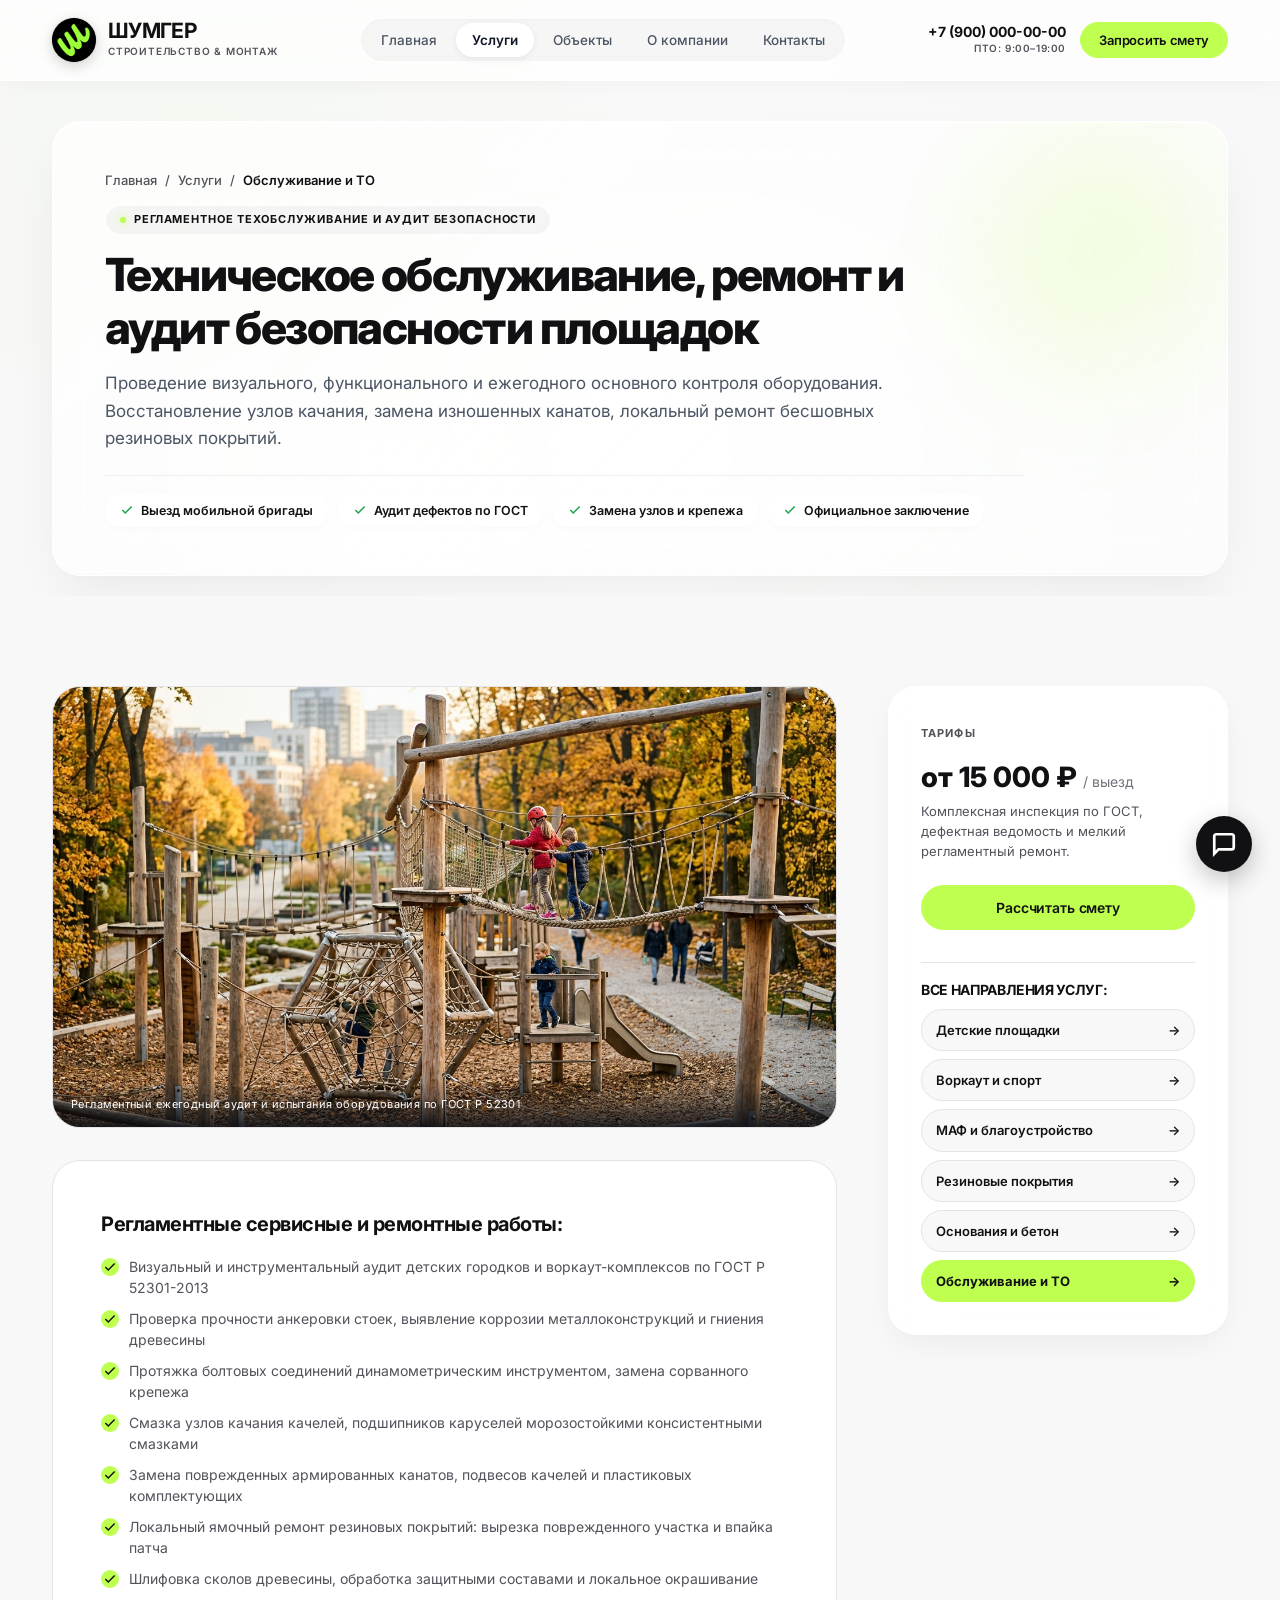
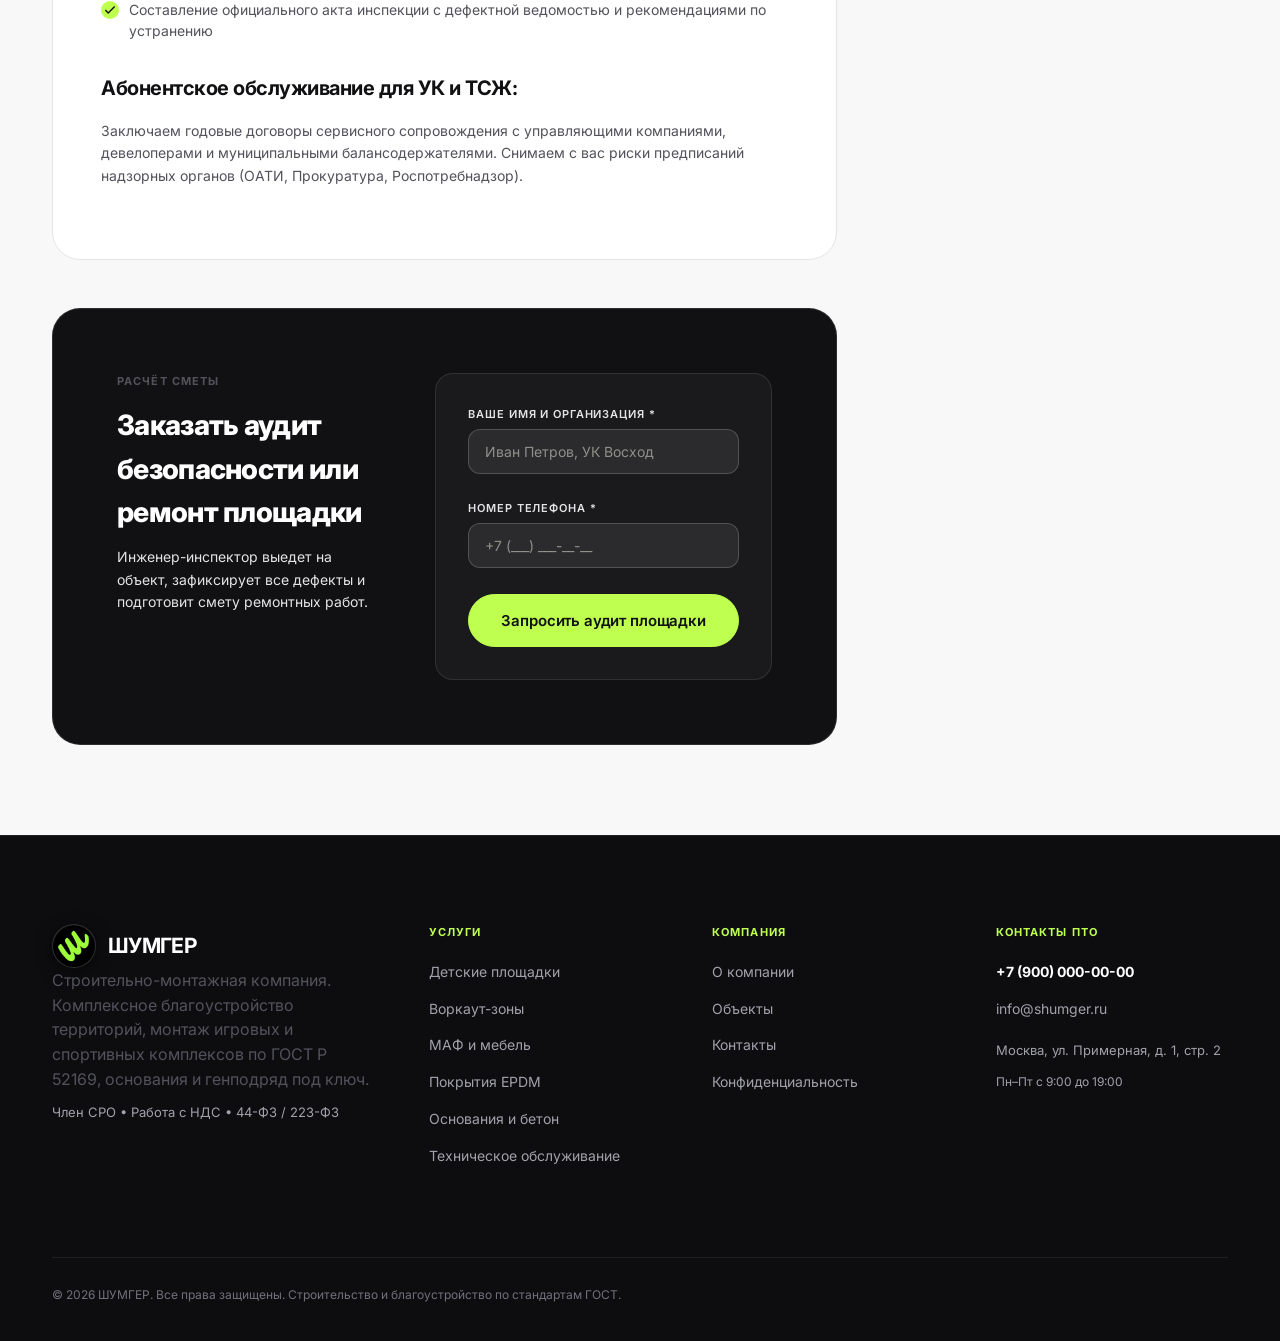
<file: uslugi/obsluzhivanie.html>
<!DOCTYPE html>
<html lang="ru">
<head>
  <meta charset="UTF-8">
  <meta name="viewport" content="width=device-width, initial-scale=1.0">
  <title>Техническое обслуживание и ремонт площадок — ШУМГЕР</title>
  <meta name="description" content="Регламентный аудит безопасности, визуальный и функциональный контроль детских площадок по ГОСТ Р 52301-2013. Замена канатов, ремонт EPDM-покрытий, перекраска.">
  <link rel="canonical" href="https://shumger.ru/uslugi/obsluzhivanie.html">
  <meta name="theme-color" content="#111113">

  <!-- Favicon -->
  <link rel="icon" type="image/x-icon" href="../favicon.ico">
  <link rel="icon" type="image/png" sizes="32x32" href="../assets/images/favicon-32x32.png">
  <link rel="icon" type="image/png" sizes="192x192" href="../assets/images/favicon.png">
  <link rel="icon" type="image/svg+xml" href="../assets/images/favicon.svg">
  <link rel="apple-touch-icon" href="../assets/images/favicon.png">

  <!-- Google Fonts: Inter -->
  <link rel="preconnect" href="https://fonts.googleapis.com">
  <link rel="preconnect" href="https://fonts.gstatic.com" crossorigin>
  <link rel="preconnect" href="https://fonts.googleapis.com">
  <link rel="preconnect" href="https://fonts.gstatic.com" crossorigin>
  <link href="https://fonts.googleapis.com/css2?family=Inter:wght@400;500;600;700&display=swap" rel="stylesheet">

  <!-- Stylesheet -->
  <link rel="stylesheet" href="../assets/css/style.css">
</head>
<body>

  <a class="skip-link" href="#main-content">Перейти к основному содержанию</a>

  <!-- Шапка сайта -->
  <header class="header">
    <div class="container">
      <nav class="nav" aria-label="Основная навигация">
        <a href="../index.html" class="logo" aria-label="ШУМГЕР — Строительно-монтажная компания">
          <div class="logo-icon" aria-hidden="true"><img src="../assets/images/logo.png" alt="ШУМГЕР" class="logo-img" width="44" height="44"></div>
          <div class="logo-text">
            <span class="logo-title">ШУМГЕР</span>
            <span class="logo-tag">Строительство & Монтаж</span>
          </div>
        </a>

        <ul class="nav-menu" id="navMenu">
          <li><a href="../index.html" class="nav-link">Главная</a></li>
          <li><a href="../services.html" class="nav-link active">Услуги</a></li>
          <li><a href="../portfolio.html" class="nav-link">Объекты</a></li>
          <li><a href="../about.html" class="nav-link">О компании</a></li>
          <li><a href="../contacts.html" class="nav-link">Контакты</a></li>
        </ul>

        <div class="nav-actions">
          <a href="tel:+79000000000" class="header-phone" aria-label="Позвонить в компанию">
            <span class="header-phone-number">+7 (900) 000-00-00</span>
            <span class="header-phone-hint">ПТО: 9:00–19:00</span>
          </a>
          <button type="button" class="btn btn-primary btn-sm" data-lead-trigger="Заявка из шапки: ТО">Запросить смету</button>
        </div>

        <button class="nav-toggle" type="button" aria-label="Открыть мобильное меню" aria-expanded="false" aria-controls="mobileDrawer">
          <svg viewBox="0 0 24 24" fill="none" stroke="currentColor" stroke-width="2" stroke-linecap="round"><line x1="3" y1="12" x2="21" y2="12"></line><line x1="3" y1="6" x2="21" y2="6"></line><line x1="3" y1="18" x2="21" y2="18"></line></svg>
        </button>
      </nav>
    </div>
  </header>

  <!-- Мобильное меню (Drawer) -->
  <div class="mobile-drawer-backdrop" id="drawerBackdrop"></div>
  <aside class="mobile-drawer" id="mobileDrawer" aria-label="Мобильное меню">
    <div>
      <div class="drawer-header">
        <div class="logo">
          <div class="logo-icon" aria-hidden="true"><img src="../assets/images/logo.png" alt="ШУМГЕР" class="logo-img" width="44" height="44"></div>
          <span class="logo-title">ШУМГЕР</span>
        </div>
        <button class="drawer-close" aria-label="Закрыть меню">✕</button>
      </div>
      <nav class="drawer-nav">
        <a href="../index.html" class="drawer-link">Главная</a>
        <a href="../services.html" class="drawer-link active">Услуги</a>
        <a href="../portfolio.html" class="drawer-link">Объекты</a>
        <a href="../about.html" class="drawer-link">О компании</a>
        <a href="../contacts.html" class="drawer-link">Контакты</a>
      </nav>
    </div>
    <div class="drawer-footer">
      <a href="tel:+79000000000" class="btn btn-ghost btn-block">+7 (900) 000-00-00</a>
      <button type="button" class="btn btn-primary btn-block" data-lead-trigger="Заявка из моб. меню: ТО">Оставить заявку</button>
    </div>
  </aside>

  <!-- Основной контент страницы -->
  <main id="main-content">
    <!-- Шапка услуги в стиле Apple Liquid Glass -->
    <section class="page-hero-section">
      <div class="container">
        <div class="page-hero-glass">
          <div class="page-hero-content">
            <nav class="breadcrumbs" style="margin-bottom: 14px;" aria-label="Хлебные крошки">
          <a href="../index.html">Главная</a>
          <span aria-hidden="true">/</span>
          <a href="../services.html">Услуги</a>
          <span aria-hidden="true">/</span>
          <span aria-current="page">Обслуживание и ТО</span>
        </nav>
            <div class="page-hero-kicker">
              <span class="page-hero-kicker-dot"></span>
              <span>РЕГЛАМЕНТНОЕ ТЕХОБСЛУЖИВАНИЕ И АУДИТ БЕЗОПАСНОСТИ</span>
            </div>
            <h1 class="page-hero-title">Техническое обслуживание, ремонт и аудит безопасности площадок</h1>
            <p class="page-hero-subtitle">Проведение визуального, функционального и ежегодного основного контроля оборудования. Восстановление узлов качания, замена изношенных канатов, локальный ремонт бесшовных резиновых покрытий.</p>
            <div class="page-hero-badges">
              <div class="page-hero-badge">
                <svg width="14" height="14" viewBox="0 0 24 24" fill="none" stroke="currentColor" stroke-width="2.5"><polyline points="20 6 9 17 4 12"></polyline></svg>
                <span>Выезд мобильной бригады</span>
              </div>
              <div class="page-hero-badge">
                <svg width="14" height="14" viewBox="0 0 24 24" fill="none" stroke="currentColor" stroke-width="2.5"><polyline points="20 6 9 17 4 12"></polyline></svg>
                <span>Аудит дефектов по ГОСТ</span>
              </div>
              <div class="page-hero-badge">
                <svg width="14" height="14" viewBox="0 0 24 24" fill="none" stroke="currentColor" stroke-width="2.5"><polyline points="20 6 9 17 4 12"></polyline></svg>
                <span>Замена узлов и крепежа</span>
              </div>
              <div class="page-hero-badge">
                <svg width="14" height="14" viewBox="0 0 24 24" fill="none" stroke="currentColor" stroke-width="2.5"><polyline points="20 6 9 17 4 12"></polyline></svg>
                <span>Официальное заключение</span>
              </div>
            </div>
          </div>
        </div>
      </div>
    </section>

    <section class="section" style="background: var(--color-off-white-canvas);">
      <div class="container">
        <div class="service-detail-grid">
          <!-- Левая колонка -->
          <div>
            <div class="service-photo-banner" style="margin-bottom: var(--space-xl); border-radius: var(--radius-cards); overflow: hidden; border: 1px solid var(--color-ash);  position: relative;">
              <img src="../assets/images/projects/project-timber.jpg" alt="Техническое обслуживание и освидетельствование площадок" style="width: 100%; aspect-ratio: 16 / 9; object-fit: cover; display: block;" loading="lazy">
              <div style="position: absolute; bottom: 0; left: 0; right: 0; background: linear-gradient(0deg, rgba(13,16,21,0.85) 0%, transparent 100%); padding: 14px 18px; color: #ffffff; font-family: var(--font-mono); font-size: 11px; letter-spacing: 0.04em;">
                Регламентный ежегодный аудит и испытания оборудования по ГОСТ Р 52301
              </div>
            </div>
            <div style="background: #ffffff; border: 1px solid var(--color-ash); border-radius: var(--radius-cards); padding: var(--space-2xl); margin-bottom: var(--space-2xl); ">
              <h2 style="font-size: var(--text-xl); font-weight: 700; color: var(--color-dark); margin-bottom: var(--space-md);">Регламентные сервисные и ремонтные работы:</h2>
              <ul class="service-features-list" style="margin-bottom: var(--space-xl);">
                <li><svg width="18" height="18" viewBox="0 0 24 24" fill="none" stroke="currentColor" stroke-width="2.5"><polyline points="20 6 9 17 4 12"></polyline></svg>Визуальный и инструментальный аудит детских городков и воркаут-комплексов по ГОСТ Р 52301-2013</li>
                <li><svg width="18" height="18" viewBox="0 0 24 24" fill="none" stroke="currentColor" stroke-width="2.5"><polyline points="20 6 9 17 4 12"></polyline></svg>Проверка прочности анкеровки стоек, выявление коррозии металлоконструкций и гниения древесины</li>
                <li><svg width="18" height="18" viewBox="0 0 24 24" fill="none" stroke="currentColor" stroke-width="2.5"><polyline points="20 6 9 17 4 12"></polyline></svg>Протяжка болтовых соединений динамометрическим инструментом, замена сорванного крепежа</li>
                <li><svg width="18" height="18" viewBox="0 0 24 24" fill="none" stroke="currentColor" stroke-width="2.5"><polyline points="20 6 9 17 4 12"></polyline></svg>Смазка узлов качания качелей, подшипников каруселей морозостойкими консистентными смазками</li>
                <li><svg width="18" height="18" viewBox="0 0 24 24" fill="none" stroke="currentColor" stroke-width="2.5"><polyline points="20 6 9 17 4 12"></polyline></svg>Замена поврежденных армированных канатов, подвесов качелей и пластиковых комплектующих</li>
                <li><svg width="18" height="18" viewBox="0 0 24 24" fill="none" stroke="currentColor" stroke-width="2.5"><polyline points="20 6 9 17 4 12"></polyline></svg>Локальный ямочный ремонт резиновых покрытий: вырезка поврежденного участка и впайка патча</li>
                <li><svg width="18" height="18" viewBox="0 0 24 24" fill="none" stroke="currentColor" stroke-width="2.5"><polyline points="20 6 9 17 4 12"></polyline></svg>Шлифовка сколов древесины, обработка защитными составами и локальное окрашивание</li>
                <li><svg width="18" height="18" viewBox="0 0 24 24" fill="none" stroke="currentColor" stroke-width="2.5"><polyline points="20 6 9 17 4 12"></polyline></svg>Составление официального акта инспекции с дефектной ведомостью и рекомендациями по устранению</li>
              </ul>

              <h2 style="font-size: var(--text-xl); font-weight: 700; color: var(--color-dark); margin-bottom: var(--space-md);">Абонентское обслуживание для УК и ТСЖ:</h2>
              <p style="font-size: 14px; color: var(--color-text-secondary); line-height: 1.6; margin-bottom: var(--space-lg);">
                Заключаем годовые договоры сервисного сопровождения с управляющими компаниями, девелоперами и муниципальными балансодержателями. Снимаем с вас риски предписаний надзорных органов (ОАТИ, Прокуратура, Роспотребнадзор).
              </p>
            </div>

            <!-- Блок заявки -->
            <div class="lead-box">
              <div class="lead-info">
                <span class="eyebrow">РАСЧЁТ СМЕТЫ</span>
                <h3 style="font-size: var(--text-2xl); font-weight: 800; color: var(--color-pure-white); margin: 6px 0 12px;">Заказать аудит безопасности или ремонт площадки</h3>
                <p style="color: var(--color-ash); font-size: 14px; line-height: 1.6; margin: 0;">
                  Инженер-инспектор выедет на объект, зафиксирует все дефекты и подготовит смету ремонтных работ.
                </p>
              </div>
              <form class="lead-form" id="serviceLeadForm">
                <input type="hidden" name="lead_context" value="Услуга: ТО (детальная)">
                <div class="form-group">
                  <label class="form-label" for="spName">Ваше имя и организация *</label>
                  <input type="text" id="spName" name="name" class="form-input" placeholder="Иван Петров, УК Восход" required>
                </div>
                <div class="form-group">
                  <label class="form-label" for="spPhone">Номер телефона *</label>
                  <input type="tel" id="spPhone" name="phone" class="form-input" placeholder="+7 (___) ___-__-__" required>
                </div>
                <button type="submit" class="btn btn-primary btn-block btn-lg">Запросить аудит площадки</button>
              </form>
            </div>
          </div>

          <!-- Правая колонка: Сайдбар -->
          <div>
            <div class="service-sidebar-card">
              <span class="eyebrow">ТАРИФЫ</span>
              <div style="font-size: var(--text-2xl); font-weight: 800; color: var(--color-dark); margin: 6px 0 2px;">
                от 15 000 ₽ <span style="font-size: 14px; font-weight: normal; color: var(--color-text-muted);">/ выезд</span>
              </div>
              <p style="font-size: 13px; color: var(--color-text-secondary); margin-bottom: var(--space-lg);">
                Комплексная инспекция по ГОСТ, дефектная ведомость и мелкий регламентный ремонт.
              </p>
              <button type="button" class="btn btn-primary btn-block" data-lead-trigger="Услуга: ТО (сайдбар)">
                Рассчитать смету
              </button>

              <hr style="border: none; border-top: 1px solid var(--color-ash); margin: var(--space-xl) 0 var(--space-md);">

              <h4 style="font-size: 14px; font-weight: 700; text-transform: uppercase; color: var(--color-dark); margin-bottom: 8px;">
                Все направления услуг:
              </h4>
              <ul class="service-sidebar-links">
                <li><a href="detskie-ploshchadki.html"><span>Детские площадки</span><span>→</span></a></li>
                <li><a href="vorkaut.html"><span>Воркаут и спорт</span><span>→</span></a></li>
                <li><a href="maf.html"><span>МАФ и благоустройство</span><span>→</span></a></li>
                <li><a href="pokrytiya.html"><span>Резиновые покрытия</span><span>→</span></a></li>
                <li><a href="osnovaniya.html"><span>Основания и бетон</span><span>→</span></a></li>
                <li><a href="obsluzhivanie.html" class="active"><span>Обслуживание и ТО</span><span>→</span></a></li>
              </ul>
            </div>
          </div>
        </div>
      </div>
    </section>
  </main>

  <!-- Футер -->
  <footer class="footer">
    <div class="container">
      <div class="footer-grid">
        <div class="footer-brand">
          <div class="logo">
            <div class="logo-icon" aria-hidden="true"><img src="../assets/images/logo.png" alt="ШУМГЕР" class="logo-img" width="44" height="44"></div>
            <span class="logo-title" style="color:#ffffff;">ШУМГЕР</span>
          </div>
          <p>Строительно-монтажная компания. Комплексное благоустройство территорий, монтаж игровых и спортивных комплексов по ГОСТ Р 52169, основания и генподряд под ключ.</p>
          <div style="font-size: 13px; color: #a1a1aa; margin-top: 10px;">
            <span>Член СРО</span> • <span>Работа с НДС</span> • <span>44-ФЗ / 223-ФЗ</span>
          </div>
        </div>
        <div>
          <h4 class="footer-title">Услуги</h4>
          <ul class="footer-links">
            <li><a href="detskie-ploshchadki.html">Детские площадки</a></li>
            <li><a href="vorkaut.html">Воркаут-зоны</a></li>
            <li><a href="maf.html">МАФ и мебель</a></li>
            <li><a href="pokrytiya.html">Покрытия EPDM</a></li>
            <li><a href="osnovaniya.html">Основания и бетон</a></li>
            <li><a href="obsluzhivanie.html">Техническое обслуживание</a></li>
          </ul>
        </div>
        <div>
          <h4 class="footer-title">Компания</h4>
          <ul class="footer-links">
            <li><a href="../about.html">О компании</a></li>
            <li><a href="../portfolio.html">Объекты</a></li>
            <li><a href="../contacts.html">Контакты</a></li>
            <li><a href="../privacy.html">Конфиденциальность</a></li>
          </ul>
        </div>
        <div>
          <h4 class="footer-title">Контакты ПТО</h4>
          <ul class="footer-links">
            <li><a href="tel:+79000000000" style="font-weight: 700; color: #ffffff;">+7 (900) 000-00-00</a></li>
            <li><a href="mailto:info@shumger.ru">info@shumger.ru</a></li>
            <li style="font-size: 13px; color: #a1a1aa; margin-top: 8px;">Москва, ул. Примерная, д. 1, стр. 2</li>
            <li style="font-size: 12px; color: #a1a1aa;">Пн–Пт с 9:00 до 19:00</li>
          </ul>
        </div>
      </div>
      <div class="footer-bottom">
        <div>© 2026 ШУМГЕР. Все права защищены. Строительство и благоустройство по стандартам ГОСТ.</div>
      </div>
    </div>
  </footer>

  <!-- Модальное окно заявки -->
  <div class="modal-backdrop" id="leadModal" role="dialog" aria-modal="true" aria-label="Оставить заявку">
    <div class="modal-dialog" style="max-width: 520px;">
      <button type="button" class="modal-close" aria-label="Закрыть окно">✕</button>
      <span class="eyebrow">ОПЕРАТИВНЫЙ РАСЧЁТ</span>
      <h2 class="section-title modal-lead-title" style="margin-top: 6px;">Получить точную смету</h2>
      <p style="font-size: 14px; color: var(--color-text-secondary); margin-bottom: 20px;">
        Инженер ПТО свяжется с вами в течение 15 минут, ответит на вопросы и подготовит проект сметы по ГОСТ.
      </p>

      <form id="modalLeadForm">
        <input type="hidden" name="lead_context" value="Заявка со страницы услуги: ТО">

        <div class="form-group">
          <label class="form-label" for="modalName">Ваше имя *</label>
          <input type="text" id="modalName" name="name" class="form-input" placeholder="Как к вам обращаться" required>
        </div>

        <div class="form-group">
          <label class="form-label" for="modalPhone">Номер телефона *</label>
          <input type="tel" id="modalPhone" name="phone" class="form-input" placeholder="+7 (___) ___-__-__" required>
        </div>

        <button type="submit" class="btn btn-primary btn-block btn-lg" style="margin-top: 10px;">
          Отправить заявку
        </button>
      </form>
    </div>
  </div>

  <!-- Плавающий виджет связи FAB -->
  <div class="quick-contact-fab" id="quickContactFab" aria-label="Быстрая связь">
    <button type="button" class="fab-main-btn" aria-label="Открыть контакты">
      <svg width="26" height="26" viewBox="0 0 24 24" fill="none" stroke="currentColor" stroke-width="2.5">
        <path d="M21 15a2 2 0 0 1-2 2H7l-4 4V5a2 2 0 0 1 2-2h14a2 2 0 0 1 2 2z"></path>
      </svg>
    </button>
    <div class="fab-options">
      <a href="https://wa.me/79000000000" target="_blank" rel="noopener noreferrer" class="fab-item fab-wa" aria-label="WhatsApp">
        <svg width="22" height="22" viewBox="0 0 24 24" fill="currentColor">
          <path d="M12.04 2c-5.46 0-9.91 4.45-9.91 9.91 0 1.75.46 3.45 1.32 4.95L2.05 22l5.25-1.38c1.45.79 3.08 1.21 4.74 1.21 5.46 0 9.91-4.45 9.91-9.91 0-2.65-1.03-5.14-2.9-7.01A9.82 9.82 0 0 0 12.04 2zm0 18.15c-1.49 0-2.95-.4-4.22-1.15l-.3-.18-3.13.82.83-3.05-.2-.31a8.16 8.16 0 0 1-1.25-4.38c0-4.52 3.68-8.2 8.2-8.2 2.19 0 4.25.85 5.8 2.4 1.55 1.55 2.4 3.61 2.4 5.8 0 4.52-3.68 8.2-8.2 8.2zm4.49-6.14c-.25-.12-1.47-.72-1.7-.81-.23-.08-.39-.12-.56.12-.17.25-.64.81-.79.98-.14.17-.29.19-.54.06-.25-.12-1.05-.39-2-1.23-.74-.66-1.23-1.47-1.38-1.72-.14-.25-.02-.38.11-.51.11-.11.25-.29.37-.43.12-.14.17-.25.25-.41.08-.17.04-.31-.02-.43s-.56-1.34-.76-1.84c-.2-.49-.4-.42-.56-.43h-.47c-.17 0-.43.06-.66.31-.23.25-.86.84-.86 2.05 0 1.21.88 2.38 1 2.54.12.17 1.73 2.64 4.19 3.7.59.25 1.05.4 1.41.51.59.19 1.13.16 1.56.1.48-.07 1.47-.6 1.68-1.18.21-.58.21-1.07.14-1.18-.06-.11-.23-.17-.48-.29z"/>
        </svg>
      </a>
      <a href="https://t.me/shumger" target="_blank" rel="noopener noreferrer" class="fab-item fab-tg" aria-label="Telegram">
        <svg width="22" height="22" viewBox="0 0 24 24" fill="currentColor">
          <path d="M12 2C6.48 2 2 6.48 2 12s4.48 10 10 10 10-4.48 10-10S17.52 2 12 2zm4.64 6.8c-.15 1.58-.8 5.42-1.13 7.19-.14.75-.42 1-.68 1.03-.58.05-1.02-.38-1.58-.75-.88-.58-1.38-.94-2.23-1.5-.99-.65-.35-1.01.22-1.59.15-.15 2.71-2.48 2.76-2.69a.2.2 0 0 0-.05-.18c-.06-.05-.14-.03-.21-.02-.09.02-1.49.95-4.22 2.79-.4.27-.76.41-1.08.4-.36-.01-1.04-.2-1.55-.37-.63-.2-1.12-.31-1.08-.66.02-.18.27-.36.74-.55 2.92-1.27 4.86-2.11 5.83-2.52 2.78-1.16 3.35-1.36 3.73-1.36.08 0 .27.02.39.12.1.08.13.19.14.27-.01.06.01.24 0 .38z"/>
        </svg>
      </a>
      <a href="tel:+79000000000" class="fab-item fab-tel" aria-label="Звонок в отдел смет">
        <svg width="20" height="20" viewBox="0 0 24 24" fill="none" stroke="currentColor" stroke-width="2.5">
          <path d="M22 16.92v3a2 2 0 0 1-2.18 2 19.79 19.79 0 0 1-8.63-3.07 19.5 19.5 0 0 1-6-6 19.79 19.79 0 0 1-3.07-8.67A2 2 0 0 1 4.11 2h3a2 2 0 0 1 2 1.72 12.84 12.84 0 0 0 .7 2.81 2 2 0 0 1-.45 2.11L8.09 9.91a16 16 0 0 0 6 6l1.27-1.27a2 2 0 0 1 2.11-.45 12.84 12.84 0 0 0 2.81.7A2 2 0 0 1 22 16.92z"></path>
        </svg>
      </a>
    </div>
  </div>

  <script src="../assets/js/main.js"></script>
</body>
</html>
</file>
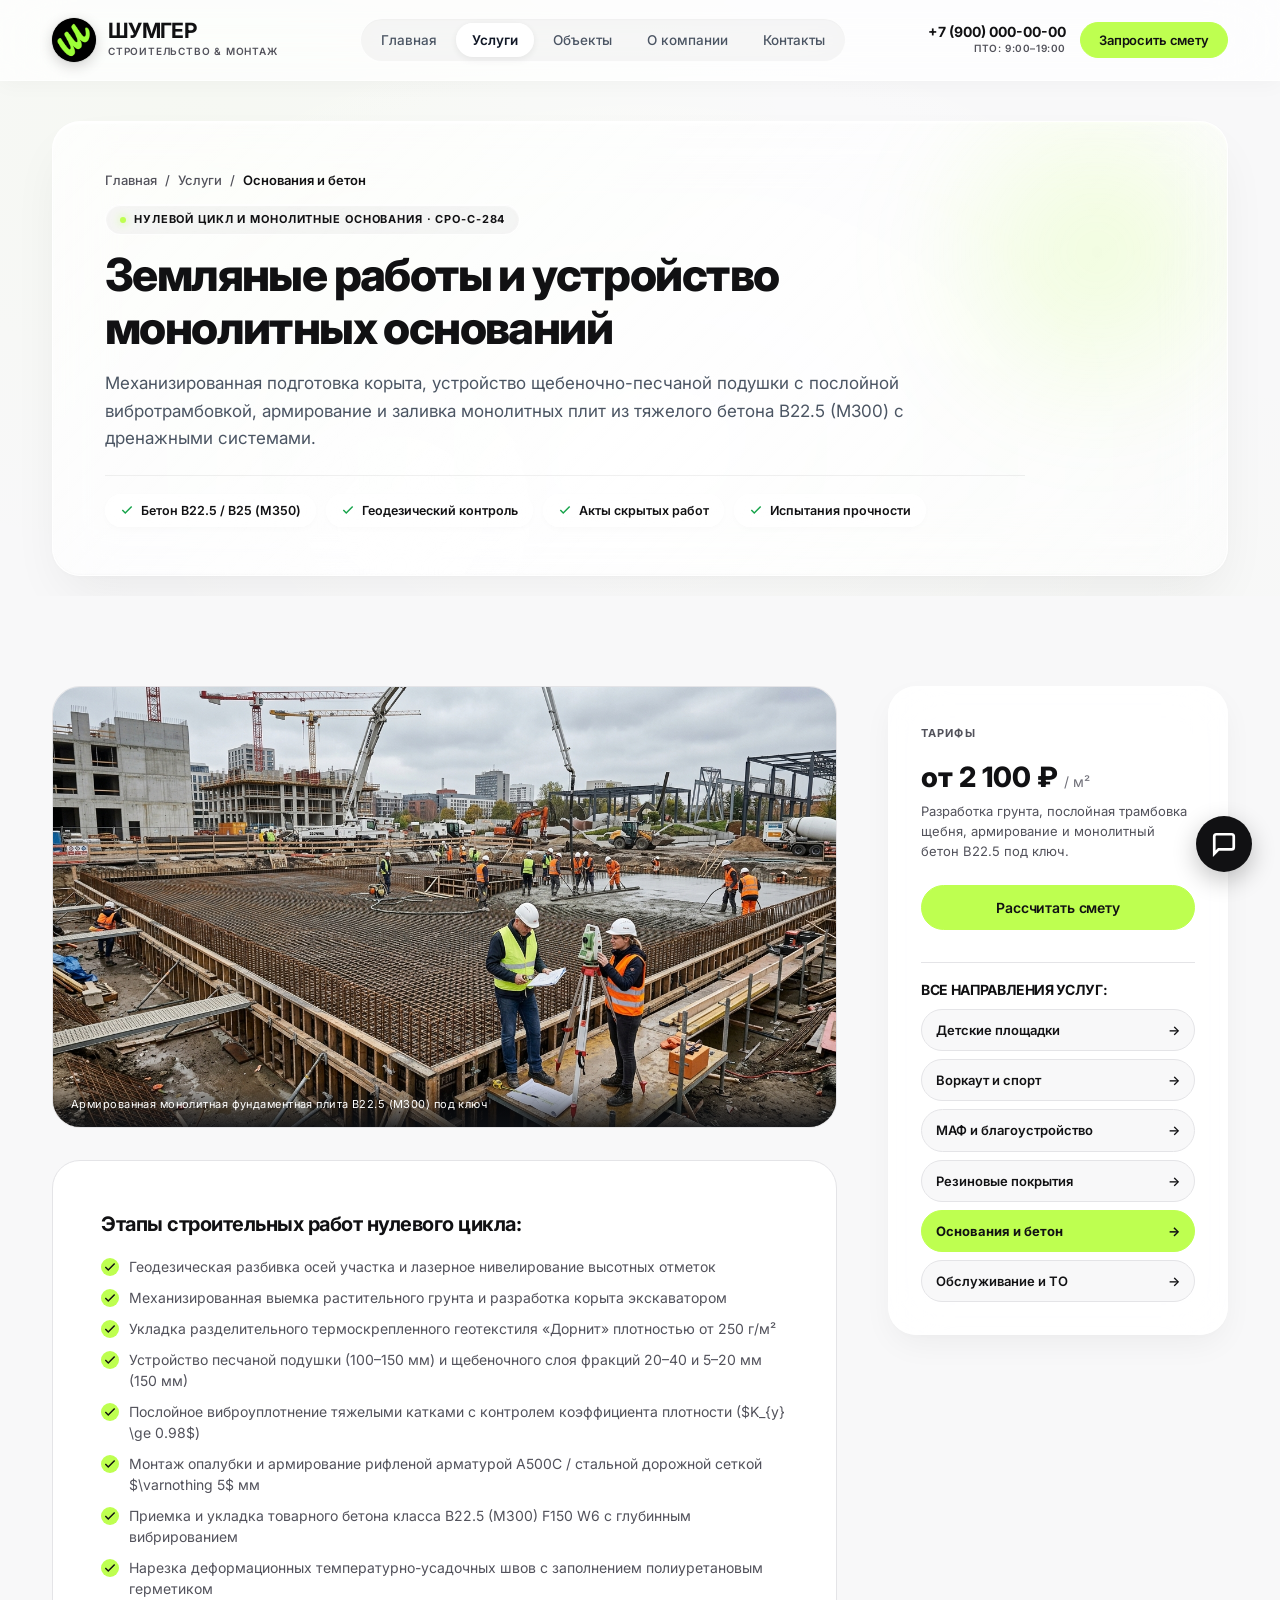
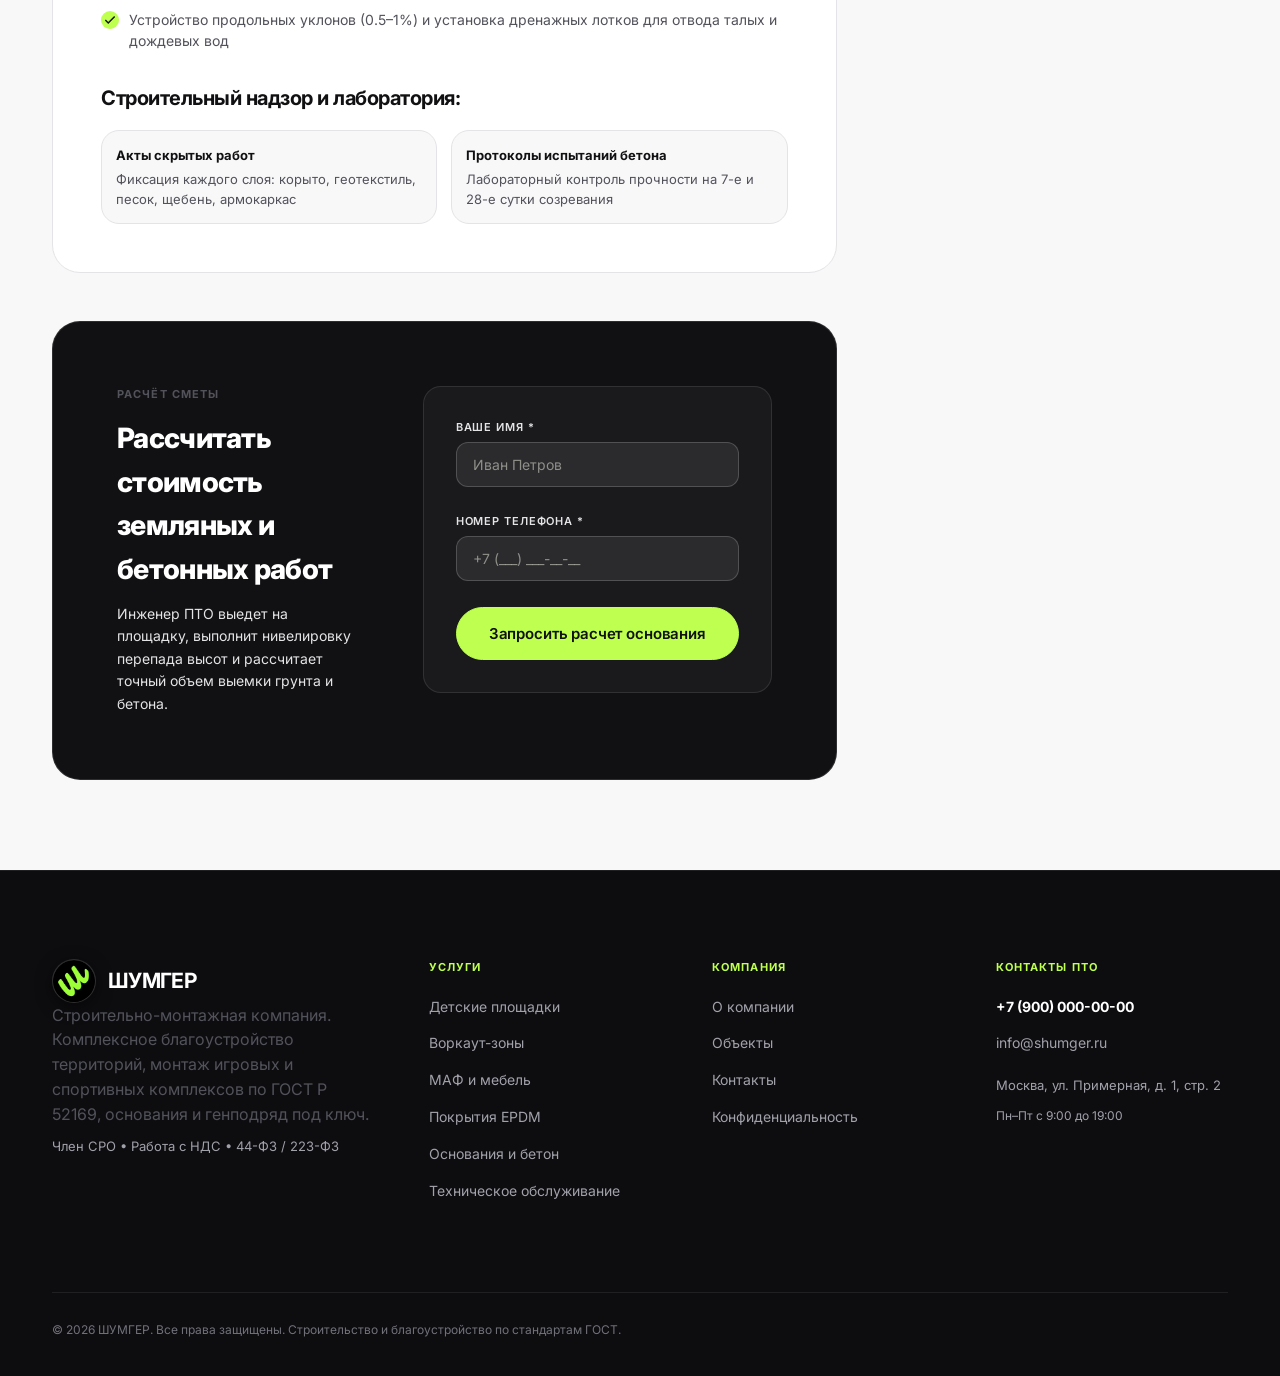
<file: uslugi/osnovaniya.html>
<!DOCTYPE html>
<html lang="ru">
<head>
  <meta charset="UTF-8">
  <meta name="viewport" content="width=device-width, initial-scale=1.0">
  <title>Земляные работы и бетонные основания площадок — ШУМГЕР</title>
  <meta name="description" content="Устройство монолитных железобетонных и щебеночных оснований для площадок по СНиП 3.02.01-87. Выемка грунта, дренаж, послойная трамбовка, заливка бетона В22.5 (М300).">
  <link rel="canonical" href="https://shumger.ru/uslugi/osnovaniya.html">
  <meta name="theme-color" content="#111113">

  <!-- Favicon -->
  <link rel="icon" type="image/x-icon" href="../favicon.ico">
  <link rel="icon" type="image/png" sizes="32x32" href="../assets/images/favicon-32x32.png">
  <link rel="icon" type="image/png" sizes="192x192" href="../assets/images/favicon.png">
  <link rel="icon" type="image/svg+xml" href="../assets/images/favicon.svg">
  <link rel="apple-touch-icon" href="../assets/images/favicon.png">

  <!-- Google Fonts: Inter -->
  <link rel="preconnect" href="https://fonts.googleapis.com">
  <link rel="preconnect" href="https://fonts.gstatic.com" crossorigin>
  <link rel="preconnect" href="https://fonts.googleapis.com">
  <link rel="preconnect" href="https://fonts.gstatic.com" crossorigin>
  <link href="https://fonts.googleapis.com/css2?family=Inter:wght@400;500;600;700&display=swap" rel="stylesheet">

  <!-- Stylesheet -->
  <link rel="stylesheet" href="../assets/css/style.css">
</head>
<body>

  <a class="skip-link" href="#main-content">Перейти к основному содержанию</a>

  <!-- Шапка сайта -->
  <header class="header">
    <div class="container">
      <nav class="nav" aria-label="Основная навигация">
        <a href="../index.html" class="logo" aria-label="ШУМГЕР — Строительно-монтажная компания">
          <div class="logo-icon" aria-hidden="true"><img src="../assets/images/logo.png" alt="ШУМГЕР" class="logo-img" width="44" height="44"></div>
          <div class="logo-text">
            <span class="logo-title">ШУМГЕР</span>
            <span class="logo-tag">Строительство & Монтаж</span>
          </div>
        </a>

        <ul class="nav-menu" id="navMenu">
          <li><a href="../index.html" class="nav-link">Главная</a></li>
          <li><a href="../services.html" class="nav-link active">Услуги</a></li>
          <li><a href="../portfolio.html" class="nav-link">Объекты</a></li>
          <li><a href="../about.html" class="nav-link">О компании</a></li>
          <li><a href="../contacts.html" class="nav-link">Контакты</a></li>
        </ul>

        <div class="nav-actions">
          <a href="tel:+79000000000" class="header-phone" aria-label="Позвонить в компанию">
            <span class="header-phone-number">+7 (900) 000-00-00</span>
            <span class="header-phone-hint">ПТО: 9:00–19:00</span>
          </a>
          <button type="button" class="btn btn-primary btn-sm" data-lead-trigger="Заявка из шапки: Основания">Запросить смету</button>
        </div>

        <button class="nav-toggle" type="button" aria-label="Открыть мобильное меню" aria-expanded="false" aria-controls="mobileDrawer">
          <svg viewBox="0 0 24 24" fill="none" stroke="currentColor" stroke-width="2" stroke-linecap="round"><line x1="3" y1="12" x2="21" y2="12"></line><line x1="3" y1="6" x2="21" y2="6"></line><line x1="3" y1="18" x2="21" y2="18"></line></svg>
        </button>
      </nav>
    </div>
  </header>

  <!-- Мобильное меню (Drawer) -->
  <div class="mobile-drawer-backdrop" id="drawerBackdrop"></div>
  <aside class="mobile-drawer" id="mobileDrawer" aria-label="Мобильное меню">
    <div>
      <div class="drawer-header">
        <div class="logo">
          <div class="logo-icon" aria-hidden="true"><img src="../assets/images/logo.png" alt="ШУМГЕР" class="logo-img" width="44" height="44"></div>
          <span class="logo-title">ШУМГЕР</span>
        </div>
        <button class="drawer-close" aria-label="Закрыть меню">✕</button>
      </div>
      <nav class="drawer-nav">
        <a href="../index.html" class="drawer-link">Главная</a>
        <a href="../services.html" class="drawer-link active">Услуги</a>
        <a href="../portfolio.html" class="drawer-link">Объекты</a>
        <a href="../about.html" class="drawer-link">О компании</a>
        <a href="../contacts.html" class="drawer-link">Контакты</a>
      </nav>
    </div>
    <div class="drawer-footer">
      <a href="tel:+79000000000" class="btn btn-ghost btn-block">+7 (900) 000-00-00</a>
      <button type="button" class="btn btn-primary btn-block" data-lead-trigger="Заявка из моб. меню: Основания">Оставить заявку</button>
    </div>
  </aside>

  <!-- Основной контент страницы -->
  <main id="main-content">
    <!-- Шапка услуги в стиле Apple Liquid Glass -->
    <section class="page-hero-section">
      <div class="container">
        <div class="page-hero-glass">
          <div class="page-hero-content">
            <nav class="breadcrumbs" style="margin-bottom: 14px;" aria-label="Хлебные крошки">
          <a href="../index.html">Главная</a>
          <span aria-hidden="true">/</span>
          <a href="../services.html">Услуги</a>
          <span aria-hidden="true">/</span>
          <span aria-current="page">Основания и бетон</span>
        </nav>
            <div class="page-hero-kicker">
              <span class="page-hero-kicker-dot"></span>
              <span>НУЛЕВОЙ ЦИКЛ И МОНОЛИТНЫЕ ОСНОВАНИЯ · СРО-С-284</span>
            </div>
            <h1 class="page-hero-title">Земляные работы и устройство монолитных оснований</h1>
            <p class="page-hero-subtitle">Механизированная подготовка корыта, устройство щебеночно-песчаной подушки с послойной вибротрамбовкой, армирование и заливка монолитных плит из тяжелого бетона В22.5 (М300) с дренажными системами.</p>
            <div class="page-hero-badges">
              <div class="page-hero-badge">
                <svg width="14" height="14" viewBox="0 0 24 24" fill="none" stroke="currentColor" stroke-width="2.5"><polyline points="20 6 9 17 4 12"></polyline></svg>
                <span>Бетон B22.5 / B25 (М350)</span>
              </div>
              <div class="page-hero-badge">
                <svg width="14" height="14" viewBox="0 0 24 24" fill="none" stroke="currentColor" stroke-width="2.5"><polyline points="20 6 9 17 4 12"></polyline></svg>
                <span>Геодезический контроль</span>
              </div>
              <div class="page-hero-badge">
                <svg width="14" height="14" viewBox="0 0 24 24" fill="none" stroke="currentColor" stroke-width="2.5"><polyline points="20 6 9 17 4 12"></polyline></svg>
                <span>Акты скрытых работ</span>
              </div>
              <div class="page-hero-badge">
                <svg width="14" height="14" viewBox="0 0 24 24" fill="none" stroke="currentColor" stroke-width="2.5"><polyline points="20 6 9 17 4 12"></polyline></svg>
                <span>Испытания прочности</span>
              </div>
            </div>
          </div>
        </div>
      </div>
    </section>

    <section class="section" style="background: var(--color-off-white-canvas);">
      <div class="container">
        <div class="service-detail-grid">
          <!-- Левая колонка -->
          <div>
            <div class="service-photo-banner" style="margin-bottom: var(--space-xl); border-radius: var(--radius-cards); overflow: hidden; border: 1px solid var(--color-ash);  position: relative;">
              <img src="../assets/images/projects/project-foundations.jpg" alt="Устройство монолитных бетонных оснований" style="width: 100%; aspect-ratio: 16 / 9; object-fit: cover; display: block;" loading="lazy">
              <div style="position: absolute; bottom: 0; left: 0; right: 0; background: linear-gradient(0deg, rgba(13,16,21,0.85) 0%, transparent 100%); padding: 14px 18px; color: #ffffff; font-family: var(--font-mono); font-size: 11px; letter-spacing: 0.04em;">
                Армированная монолитная фундаментная плита B22.5 (М300) под ключ
              </div>
            </div>
            <div style="background: #ffffff; border: 1px solid var(--color-ash); border-radius: var(--radius-cards); padding: var(--space-2xl); margin-bottom: var(--space-2xl); ">
              <h2 style="font-size: var(--text-xl); font-weight: 700; color: var(--color-dark); margin-bottom: var(--space-md);">Этапы строительных работ нулевого цикла:</h2>
              <ul class="service-features-list" style="margin-bottom: var(--space-xl);">
                <li><svg width="18" height="18" viewBox="0 0 24 24" fill="none" stroke="currentColor" stroke-width="2.5"><polyline points="20 6 9 17 4 12"></polyline></svg>Геодезическая разбивка осей участка и лазерное нивелирование высотных отметок</li>
                <li><svg width="18" height="18" viewBox="0 0 24 24" fill="none" stroke="currentColor" stroke-width="2.5"><polyline points="20 6 9 17 4 12"></polyline></svg>Механизированная выемка растительного грунта и разработка корыта экскаватором</li>
                <li><svg width="18" height="18" viewBox="0 0 24 24" fill="none" stroke="currentColor" stroke-width="2.5"><polyline points="20 6 9 17 4 12"></polyline></svg>Укладка разделительного термоскрепленного геотекстиля «Дорнит» плотностью от 250 г/м²</li>
                <li><svg width="18" height="18" viewBox="0 0 24 24" fill="none" stroke="currentColor" stroke-width="2.5"><polyline points="20 6 9 17 4 12"></polyline></svg>Устройство песчаной подушки (100–150 мм) и щебеночного слоя фракций 20–40 и 5–20 мм (150 мм)</li>
                <li><svg width="18" height="18" viewBox="0 0 24 24" fill="none" stroke="currentColor" stroke-width="2.5"><polyline points="20 6 9 17 4 12"></polyline></svg>Послойное виброуплотнение тяжелыми катками с контролем коэффициента плотности ($K_{у} \ge 0.98$)</li>
                <li><svg width="18" height="18" viewBox="0 0 24 24" fill="none" stroke="currentColor" stroke-width="2.5"><polyline points="20 6 9 17 4 12"></polyline></svg>Монтаж опалубки и армирование рифленой арматурой А500С / стальной дорожной сеткой $\varnothing 5$ мм</li>
                <li><svg width="18" height="18" viewBox="0 0 24 24" fill="none" stroke="currentColor" stroke-width="2.5"><polyline points="20 6 9 17 4 12"></polyline></svg>Приемка и укладка товарного бетона класса В22.5 (М300) F150 W6 с глубинным вибрированием</li>
                <li><svg width="18" height="18" viewBox="0 0 24 24" fill="none" stroke="currentColor" stroke-width="2.5"><polyline points="20 6 9 17 4 12"></polyline></svg>Нарезка деформационных температурно-усадочных швов с заполнением полиуретановым герметиком</li>
                <li><svg width="18" height="18" viewBox="0 0 24 24" fill="none" stroke="currentColor" stroke-width="2.5"><polyline points="20 6 9 17 4 12"></polyline></svg>Устройство продольных уклонов (0.5–1%) и установка дренажных лотков для отвода талых и дождевых вод</li>
              </ul>

              <h2 style="font-size: var(--text-xl); font-weight: 700; color: var(--color-dark); margin-bottom: var(--space-md);">Строительный надзор и лаборатория:</h2>
              <div style="display:grid; grid-template-columns: repeat(auto-fit, minmax(240px, 1fr)); gap: 14px;">
                <div style="background: var(--color-off-white-canvas); border: 1px solid var(--color-ash); border-radius: var(--radius-inner); padding: 14px;">
                  <div style="font-weight: 700; color: var(--color-off-black-ink); font-size: 13px;">Акты скрытых работ</div>
                  <div style="font-size: 13px; color: var(--color-text-secondary); margin-top: 4px;">Фиксация каждого слоя: корыто, геотекстиль, песок, щебень, армокаркас</div>
                </div>
                <div style="background: var(--color-off-white-canvas); border: 1px solid var(--color-ash); border-radius: var(--radius-inner); padding: 14px;">
                  <div style="font-weight: 700; color: var(--color-off-black-ink); font-size: 13px;">Протоколы испытаний бетона</div>
                  <div style="font-size: 13px; color: var(--color-text-secondary); margin-top: 4px;">Лабораторный контроль прочности на 7-е и 28-е сутки созревания</div>
                </div>
              </div>
            </div>

            <!-- Блок заявки -->
            <div class="lead-box">
              <div class="lead-info">
                <span class="eyebrow">РАСЧЁТ СМЕТЫ</span>
                <h3 style="font-size: var(--text-2xl); font-weight: 800; color: var(--color-pure-white); margin: 6px 0 12px;">Рассчитать стоимость земляных и бетонных работ</h3>
                <p style="color: var(--color-ash); font-size: 14px; line-height: 1.6; margin: 0;">
                  Инженер ПТО выедет на площадку, выполнит нивелировку перепада высот и рассчитает точный объем выемки грунта и бетона.
                </p>
              </div>
              <form class="lead-form" id="serviceLeadForm">
                <input type="hidden" name="lead_context" value="Услуга: Основания (детальная)">
                <div class="form-group">
                  <label class="form-label" for="spName">Ваше имя *</label>
                  <input type="text" id="spName" name="name" class="form-input" placeholder="Иван Петров" required>
                </div>
                <div class="form-group">
                  <label class="form-label" for="spPhone">Номер телефона *</label>
                  <input type="tel" id="spPhone" name="phone" class="form-input" placeholder="+7 (___) ___-__-__" required>
                </div>
                <button type="submit" class="btn btn-primary btn-block btn-lg">Запросить расчет основания</button>
              </form>
            </div>
          </div>

          <!-- Правая колонка: Сайдбар -->
          <div>
            <div class="service-sidebar-card">
              <span class="eyebrow">ТАРИФЫ</span>
              <div style="font-size: var(--text-2xl); font-weight: 800; color: var(--color-dark); margin: 6px 0 2px;">
                от 2 100 ₽ <span style="font-size: 14px; font-weight: normal; color: var(--color-text-muted);">/ м²</span>
              </div>
              <p style="font-size: 13px; color: var(--color-text-secondary); margin-bottom: var(--space-lg);">
                Разработка грунта, послойная трамбовка щебня, армирование и монолитный бетон В22.5 под ключ.
              </p>
              <button type="button" class="btn btn-primary btn-block" data-lead-trigger="Услуга: Основания (сайдбар)">
                Рассчитать смету
              </button>

              <hr style="border: none; border-top: 1px solid var(--color-ash); margin: var(--space-xl) 0 var(--space-md);">

              <h4 style="font-size: 14px; font-weight: 700; text-transform: uppercase; color: var(--color-dark); margin-bottom: 8px;">
                Все направления услуг:
              </h4>
              <ul class="service-sidebar-links">
                <li><a href="detskie-ploshchadki.html"><span>Детские площадки</span><span>→</span></a></li>
                <li><a href="vorkaut.html"><span>Воркаут и спорт</span><span>→</span></a></li>
                <li><a href="maf.html"><span>МАФ и благоустройство</span><span>→</span></a></li>
                <li><a href="pokrytiya.html"><span>Резиновые покрытия</span><span>→</span></a></li>
                <li><a href="osnovaniya.html" class="active"><span>Основания и бетон</span><span>→</span></a></li>
                <li><a href="obsluzhivanie.html"><span>Обслуживание и ТО</span><span>→</span></a></li>
              </ul>
            </div>
          </div>
        </div>
      </div>
    </section>
  </main>

  <!-- Футер -->
  <footer class="footer">
    <div class="container">
      <div class="footer-grid">
        <div class="footer-brand">
          <div class="logo">
            <div class="logo-icon" aria-hidden="true"><img src="../assets/images/logo.png" alt="ШУМГЕР" class="logo-img" width="44" height="44"></div>
            <span class="logo-title" style="color:#ffffff;">ШУМГЕР</span>
          </div>
          <p>Строительно-монтажная компания. Комплексное благоустройство территорий, монтаж игровых и спортивных комплексов по ГОСТ Р 52169, основания и генподряд под ключ.</p>
          <div style="font-size: 13px; color: #a1a1aa; margin-top: 10px;">
            <span>Член СРО</span> • <span>Работа с НДС</span> • <span>44-ФЗ / 223-ФЗ</span>
          </div>
        </div>
        <div>
          <h4 class="footer-title">Услуги</h4>
          <ul class="footer-links">
            <li><a href="detskie-ploshchadki.html">Детские площадки</a></li>
            <li><a href="vorkaut.html">Воркаут-зоны</a></li>
            <li><a href="maf.html">МАФ и мебель</a></li>
            <li><a href="pokrytiya.html">Покрытия EPDM</a></li>
            <li><a href="osnovaniya.html">Основания и бетон</a></li>
            <li><a href="obsluzhivanie.html">Техническое обслуживание</a></li>
          </ul>
        </div>
        <div>
          <h4 class="footer-title">Компания</h4>
          <ul class="footer-links">
            <li><a href="../about.html">О компании</a></li>
            <li><a href="../portfolio.html">Объекты</a></li>
            <li><a href="../contacts.html">Контакты</a></li>
            <li><a href="../privacy.html">Конфиденциальность</a></li>
          </ul>
        </div>
        <div>
          <h4 class="footer-title">Контакты ПТО</h4>
          <ul class="footer-links">
            <li><a href="tel:+79000000000" style="font-weight: 700; color: #ffffff;">+7 (900) 000-00-00</a></li>
            <li><a href="mailto:info@shumger.ru">info@shumger.ru</a></li>
            <li style="font-size: 13px; color: #a1a1aa; margin-top: 8px;">Москва, ул. Примерная, д. 1, стр. 2</li>
            <li style="font-size: 12px; color: #a1a1aa;">Пн–Пт с 9:00 до 19:00</li>
          </ul>
        </div>
      </div>
      <div class="footer-bottom">
        <div>© 2026 ШУМГЕР. Все права защищены. Строительство и благоустройство по стандартам ГОСТ.</div>
      </div>
    </div>
  </footer>

  <!-- Модальное окно заявки -->
  <div class="modal-backdrop" id="leadModal" role="dialog" aria-modal="true" aria-label="Оставить заявку">
    <div class="modal-dialog" style="max-width: 520px;">
      <button type="button" class="modal-close" aria-label="Закрыть окно">✕</button>
      <span class="eyebrow">ОПЕРАТИВНЫЙ РАСЧЁТ</span>
      <h2 class="section-title modal-lead-title" style="margin-top: 6px;">Получить точную смету</h2>
      <p style="font-size: 14px; color: var(--color-text-secondary); margin-bottom: 20px;">
        Инженер ПТО свяжется с вами в течение 15 минут, ответит на вопросы и подготовит проект сметы по ГОСТ.
      </p>

      <form id="modalLeadForm">
        <input type="hidden" name="lead_context" value="Заявка со страницы услуги: Основания">

        <div class="form-group">
          <label class="form-label" for="modalName">Ваше имя *</label>
          <input type="text" id="modalName" name="name" class="form-input" placeholder="Как к вам обращаться" required>
        </div>

        <div class="form-group">
          <label class="form-label" for="modalPhone">Номер телефона *</label>
          <input type="tel" id="modalPhone" name="phone" class="form-input" placeholder="+7 (___) ___-__-__" required>
        </div>

        <button type="submit" class="btn btn-primary btn-block btn-lg" style="margin-top: 10px;">
          Отправить заявку
        </button>
      </form>
    </div>
  </div>

  <!-- Плавающий виджет связи FAB -->
  <div class="quick-contact-fab" id="quickContactFab" aria-label="Быстрая связь">
    <button type="button" class="fab-main-btn" aria-label="Открыть контакты">
      <svg width="26" height="26" viewBox="0 0 24 24" fill="none" stroke="currentColor" stroke-width="2.5">
        <path d="M21 15a2 2 0 0 1-2 2H7l-4 4V5a2 2 0 0 1 2-2h14a2 2 0 0 1 2 2z"></path>
      </svg>
    </button>
    <div class="fab-options">
      <a href="https://wa.me/79000000000" target="_blank" rel="noopener noreferrer" class="fab-item fab-wa" aria-label="WhatsApp">
        <svg width="22" height="22" viewBox="0 0 24 24" fill="currentColor">
          <path d="M12.04 2c-5.46 0-9.91 4.45-9.91 9.91 0 1.75.46 3.45 1.32 4.95L2.05 22l5.25-1.38c1.45.79 3.08 1.21 4.74 1.21 5.46 0 9.91-4.45 9.91-9.91 0-2.65-1.03-5.14-2.9-7.01A9.82 9.82 0 0 0 12.04 2zm0 18.15c-1.49 0-2.95-.4-4.22-1.15l-.3-.18-3.13.82.83-3.05-.2-.31a8.16 8.16 0 0 1-1.25-4.38c0-4.52 3.68-8.2 8.2-8.2 2.19 0 4.25.85 5.8 2.4 1.55 1.55 2.4 3.61 2.4 5.8 0 4.52-3.68 8.2-8.2 8.2zm4.49-6.14c-.25-.12-1.47-.72-1.7-.81-.23-.08-.39-.12-.56.12-.17.25-.64.81-.79.98-.14.17-.29.19-.54.06-.25-.12-1.05-.39-2-1.23-.74-.66-1.23-1.47-1.38-1.72-.14-.25-.02-.38.11-.51.11-.11.25-.29.37-.43.12-.14.17-.25.25-.41.08-.17.04-.31-.02-.43s-.56-1.34-.76-1.84c-.2-.49-.4-.42-.56-.43h-.47c-.17 0-.43.06-.66.31-.23.25-.86.84-.86 2.05 0 1.21.88 2.38 1 2.54.12.17 1.73 2.64 4.19 3.7.59.25 1.05.4 1.41.51.59.19 1.13.16 1.56.1.48-.07 1.47-.6 1.68-1.18.21-.58.21-1.07.14-1.18-.06-.11-.23-.17-.48-.29z"/>
        </svg>
      </a>
      <a href="https://t.me/shumger" target="_blank" rel="noopener noreferrer" class="fab-item fab-tg" aria-label="Telegram">
        <svg width="22" height="22" viewBox="0 0 24 24" fill="currentColor">
          <path d="M12 2C6.48 2 2 6.48 2 12s4.48 10 10 10 10-4.48 10-10S17.52 2 12 2zm4.64 6.8c-.15 1.58-.8 5.42-1.13 7.19-.14.75-.42 1-.68 1.03-.58.05-1.02-.38-1.58-.75-.88-.58-1.38-.94-2.23-1.5-.99-.65-.35-1.01.22-1.59.15-.15 2.71-2.48 2.76-2.69a.2.2 0 0 0-.05-.18c-.06-.05-.14-.03-.21-.02-.09.02-1.49.95-4.22 2.79-.4.27-.76.41-1.08.4-.36-.01-1.04-.2-1.55-.37-.63-.2-1.12-.31-1.08-.66.02-.18.27-.36.74-.55 2.92-1.27 4.86-2.11 5.83-2.52 2.78-1.16 3.35-1.36 3.73-1.36.08 0 .27.02.39.12.1.08.13.19.14.27-.01.06.01.24 0 .38z"/>
        </svg>
      </a>
      <a href="tel:+79000000000" class="fab-item fab-tel" aria-label="Звонок в отдел смет">
        <svg width="20" height="20" viewBox="0 0 24 24" fill="none" stroke="currentColor" stroke-width="2.5">
          <path d="M22 16.92v3a2 2 0 0 1-2.18 2 19.79 19.79 0 0 1-8.63-3.07 19.5 19.5 0 0 1-6-6 19.79 19.79 0 0 1-3.07-8.67A2 2 0 0 1 4.11 2h3a2 2 0 0 1 2 1.72 12.84 12.84 0 0 0 .7 2.81 2 2 0 0 1-.45 2.11L8.09 9.91a16 16 0 0 0 6 6l1.27-1.27a2 2 0 0 1 2.11-.45 12.84 12.84 0 0 0 2.81.7A2 2 0 0 1 22 16.92z"></path>
        </svg>
      </a>
    </div>
  </div>

  <script src="../assets/js/main.js"></script>
</body>
</html>
</file>
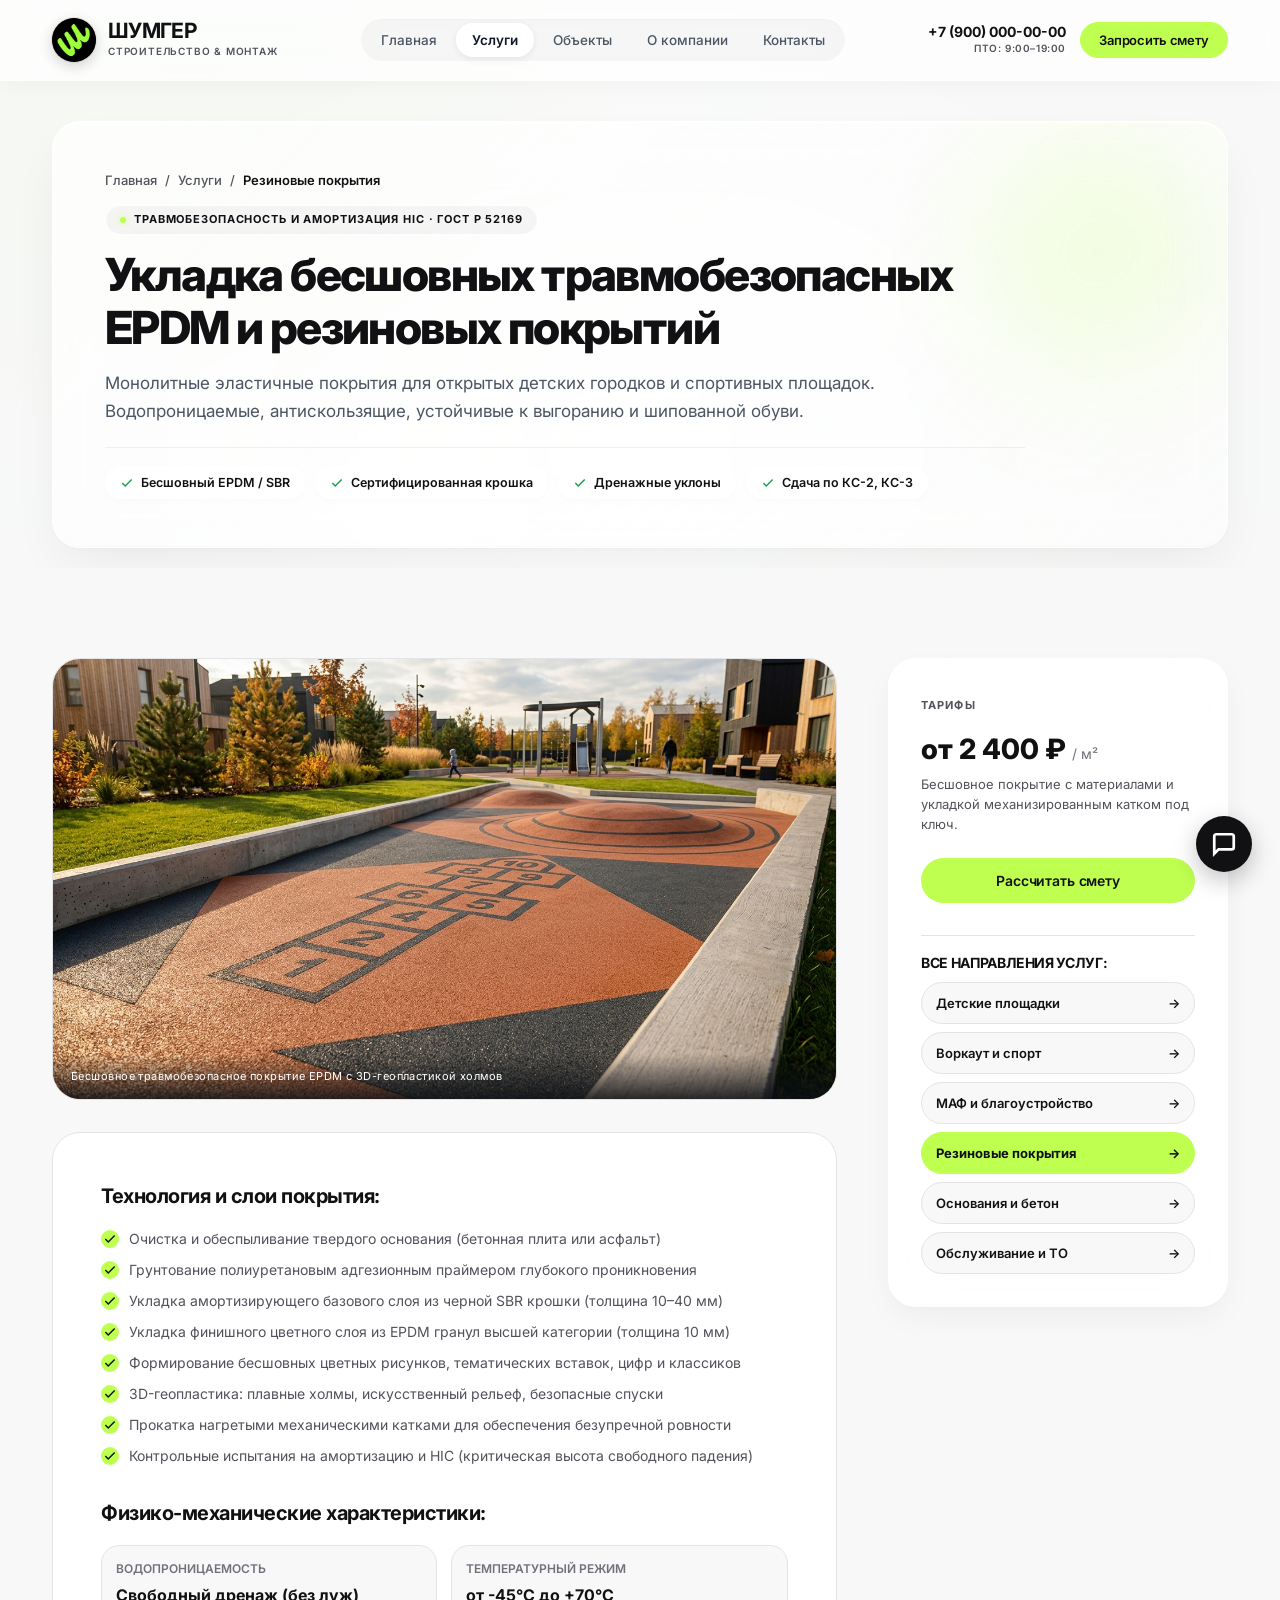
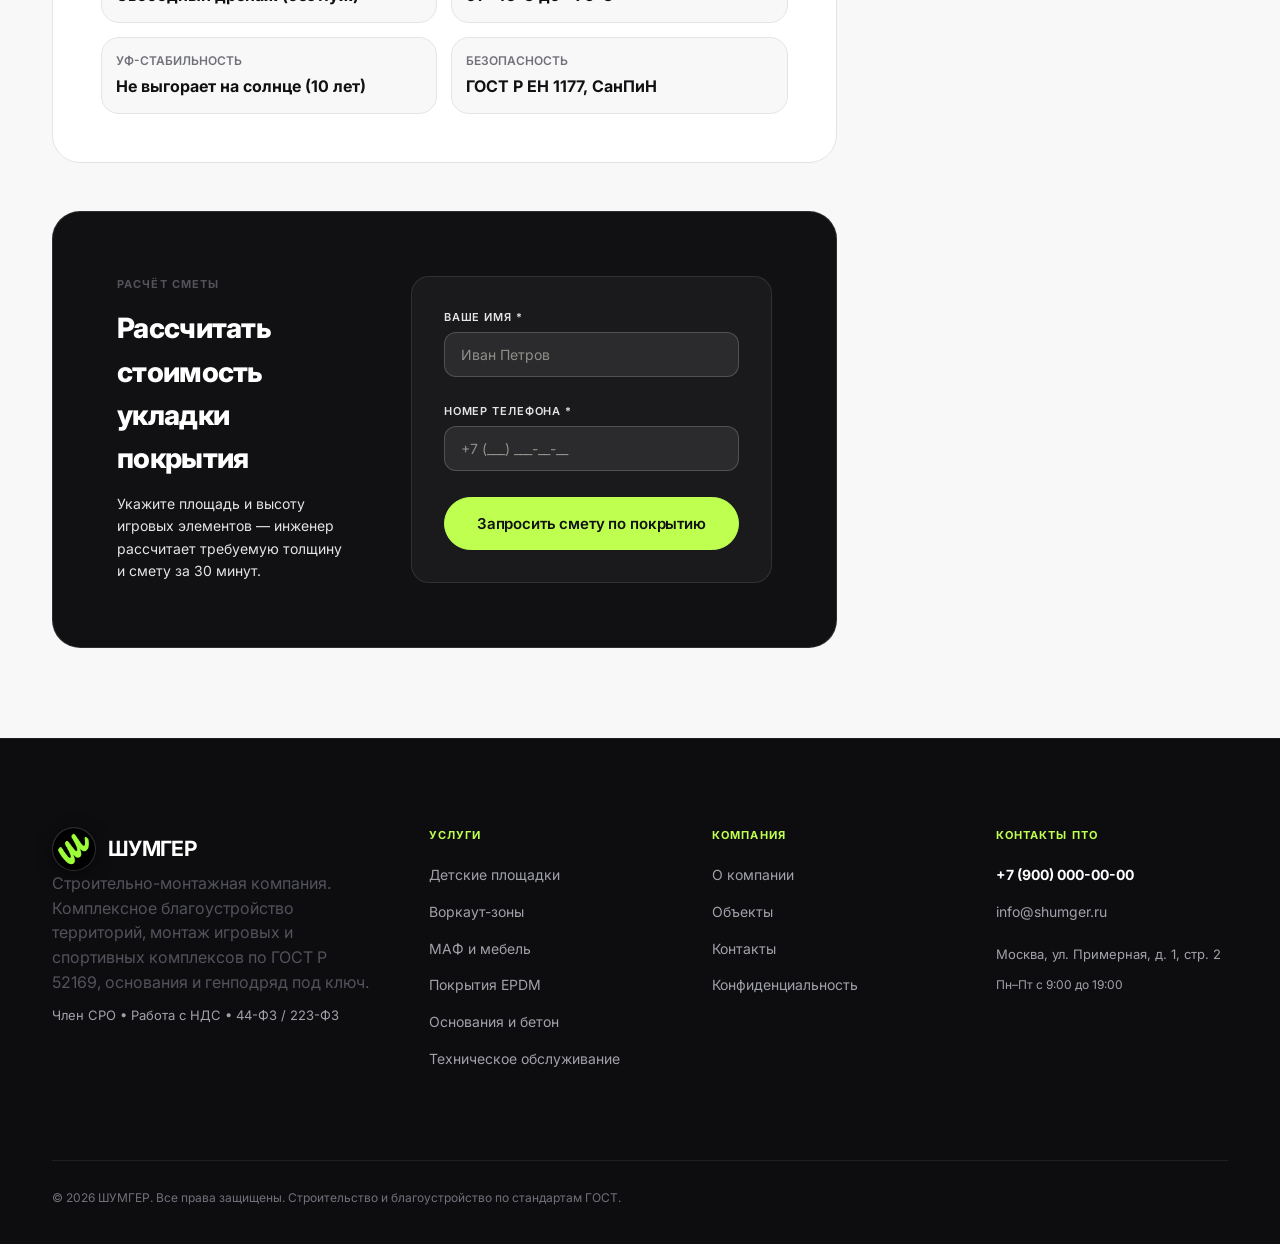
<file: uslugi/pokrytiya.html>
<!DOCTYPE html>
<html lang="ru">
<head>
  <meta charset="UTF-8">
  <meta name="viewport" content="width=device-width, initial-scale=1.0">
  <title>Укладка бесшовных резиновых и EPDM покрытий — ШУМГЕР</title>
  <meta name="description" content="Бесшовные травмобезопасные покрытия из EPDM и SBR крошки по ГОСТ Р ЕН 1177-2013. Морозостойкие, водопроницаемые покрытия для детских и спортивных площадок.">
  <link rel="canonical" href="https://shumger.ru/uslugi/pokrytiya.html">
  <meta name="theme-color" content="#111113">

  <!-- Favicon -->
  <link rel="icon" type="image/x-icon" href="../favicon.ico">
  <link rel="icon" type="image/png" sizes="32x32" href="../assets/images/favicon-32x32.png">
  <link rel="icon" type="image/png" sizes="192x192" href="../assets/images/favicon.png">
  <link rel="icon" type="image/svg+xml" href="../assets/images/favicon.svg">
  <link rel="apple-touch-icon" href="../assets/images/favicon.png">

  <!-- Google Fonts: Inter -->
  <link rel="preconnect" href="https://fonts.googleapis.com">
  <link rel="preconnect" href="https://fonts.gstatic.com" crossorigin>
  <link rel="preconnect" href="https://fonts.googleapis.com">
  <link rel="preconnect" href="https://fonts.gstatic.com" crossorigin>
  <link href="https://fonts.googleapis.com/css2?family=Inter:wght@400;500;600;700&display=swap" rel="stylesheet">

  <!-- Stylesheet -->
  <link rel="stylesheet" href="../assets/css/style.css">
</head>
<body>

  <a class="skip-link" href="#main-content">Перейти к основному содержанию</a>

  <!-- Шапка сайта -->
  <header class="header">
    <div class="container">
      <nav class="nav" aria-label="Основная навигация">
        <a href="../index.html" class="logo" aria-label="ШУМГЕР — Строительно-монтажная компания">
          <div class="logo-icon" aria-hidden="true"><img src="../assets/images/logo.png" alt="ШУМГЕР" class="logo-img" width="44" height="44"></div>
          <div class="logo-text">
            <span class="logo-title">ШУМГЕР</span>
            <span class="logo-tag">Строительство & Монтаж</span>
          </div>
        </a>

        <ul class="nav-menu" id="navMenu">
          <li><a href="../index.html" class="nav-link">Главная</a></li>
          <li><a href="../services.html" class="nav-link active">Услуги</a></li>
          <li><a href="../portfolio.html" class="nav-link">Объекты</a></li>
          <li><a href="../about.html" class="nav-link">О компании</a></li>
          <li><a href="../contacts.html" class="nav-link">Контакты</a></li>
        </ul>

        <div class="nav-actions">
          <a href="tel:+79000000000" class="header-phone" aria-label="Позвонить в компанию">
            <span class="header-phone-number">+7 (900) 000-00-00</span>
            <span class="header-phone-hint">ПТО: 9:00–19:00</span>
          </a>
          <button type="button" class="btn btn-primary btn-sm" data-lead-trigger="Заявка из шапки: Покрытия">Запросить смету</button>
        </div>

        <button class="nav-toggle" type="button" aria-label="Открыть мобильное меню" aria-expanded="false" aria-controls="mobileDrawer">
          <svg viewBox="0 0 24 24" fill="none" stroke="currentColor" stroke-width="2" stroke-linecap="round"><line x1="3" y1="12" x2="21" y2="12"></line><line x1="3" y1="6" x2="21" y2="6"></line><line x1="3" y1="18" x2="21" y2="18"></line></svg>
        </button>
      </nav>
    </div>
  </header>

  <!-- Мобильное меню (Drawer) -->
  <div class="mobile-drawer-backdrop" id="drawerBackdrop"></div>
  <aside class="mobile-drawer" id="mobileDrawer" aria-label="Мобильное меню">
    <div>
      <div class="drawer-header">
        <div class="logo">
          <div class="logo-icon" aria-hidden="true"><img src="../assets/images/logo.png" alt="ШУМГЕР" class="logo-img" width="44" height="44"></div>
          <span class="logo-title">ШУМГЕР</span>
        </div>
        <button class="drawer-close" aria-label="Закрыть меню">✕</button>
      </div>
      <nav class="drawer-nav">
        <a href="../index.html" class="drawer-link">Главная</a>
        <a href="../services.html" class="drawer-link active">Услуги</a>
        <a href="../portfolio.html" class="drawer-link">Объекты</a>
        <a href="../about.html" class="drawer-link">О компании</a>
        <a href="../contacts.html" class="drawer-link">Контакты</a>
      </nav>
    </div>
    <div class="drawer-footer">
      <a href="tel:+79000000000" class="btn btn-ghost btn-block">+7 (900) 000-00-00</a>
      <button type="button" class="btn btn-primary btn-block" data-lead-trigger="Заявка из моб. меню: Покрытия">Оставить заявку</button>
    </div>
  </aside>

  <!-- Основной контент страницы -->
  <main id="main-content">
    <!-- Шапка услуги в стиле Apple Liquid Glass -->
    <section class="page-hero-section">
      <div class="container">
        <div class="page-hero-glass">
          <div class="page-hero-content">
            <nav class="breadcrumbs" style="margin-bottom: 14px;" aria-label="Хлебные крошки">
          <a href="../index.html">Главная</a>
          <span aria-hidden="true">/</span>
          <a href="../services.html">Услуги</a>
          <span aria-hidden="true">/</span>
          <span aria-current="page">Резиновые покрытия</span>
        </nav>
            <div class="page-hero-kicker">
              <span class="page-hero-kicker-dot"></span>
              <span>ТРАВМОБЕЗОПАСНОСТЬ И АМОРТИЗАЦИЯ HIC · ГОСТ Р 52169</span>
            </div>
            <h1 class="page-hero-title">Укладка бесшовных травмобезопасных EPDM и резиновых покрытий</h1>
            <p class="page-hero-subtitle">Монолитные эластичные покрытия для открытых детских городков и спортивных площадок. Водопроницаемые, антискользящие, устойчивые к выгоранию и шипованной обуви.</p>
            <div class="page-hero-badges">
              <div class="page-hero-badge">
                <svg width="14" height="14" viewBox="0 0 24 24" fill="none" stroke="currentColor" stroke-width="2.5"><polyline points="20 6 9 17 4 12"></polyline></svg>
                <span>Бесшовный EPDM / SBR</span>
              </div>
              <div class="page-hero-badge">
                <svg width="14" height="14" viewBox="0 0 24 24" fill="none" stroke="currentColor" stroke-width="2.5"><polyline points="20 6 9 17 4 12"></polyline></svg>
                <span>Сертифицированная крошка</span>
              </div>
              <div class="page-hero-badge">
                <svg width="14" height="14" viewBox="0 0 24 24" fill="none" stroke="currentColor" stroke-width="2.5"><polyline points="20 6 9 17 4 12"></polyline></svg>
                <span>Дренажные уклоны</span>
              </div>
              <div class="page-hero-badge">
                <svg width="14" height="14" viewBox="0 0 24 24" fill="none" stroke="currentColor" stroke-width="2.5"><polyline points="20 6 9 17 4 12"></polyline></svg>
                <span>Сдача по КС-2, КС-3</span>
              </div>
            </div>
          </div>
        </div>
      </div>
    </section>

    <section class="section" style="background: var(--color-off-white-canvas);">
      <div class="container">
        <div class="service-detail-grid">
          <!-- Левая колонка -->
          <div>
            <div class="service-photo-banner" style="margin-bottom: var(--space-xl); border-radius: var(--radius-cards); overflow: hidden; border: 1px solid var(--color-ash);  position: relative;">
              <img src="../assets/images/projects/project-epdm.jpg" alt="Укладка бесшовных EPDM покрытий" style="width: 100%; aspect-ratio: 16 / 9; object-fit: cover; display: block;" loading="lazy">
              <div style="position: absolute; bottom: 0; left: 0; right: 0; background: linear-gradient(0deg, rgba(13,16,21,0.85) 0%, transparent 100%); padding: 14px 18px; color: #ffffff; font-family: var(--font-mono); font-size: 11px; letter-spacing: 0.04em;">
                Бесшовное травмобезопасное покрытие EPDM с 3D-геопластикой холмов
              </div>
            </div>
            <div style="background: #ffffff; border: 1px solid var(--color-ash); border-radius: var(--radius-cards); padding: var(--space-2xl); margin-bottom: var(--space-2xl); ">
              <h2 style="font-size: var(--text-xl); font-weight: 700; color: var(--color-dark); margin-bottom: var(--space-md);">Технология и слои покрытия:</h2>
              <ul class="service-features-list" style="margin-bottom: var(--space-xl);">
                <li><svg width="18" height="18" viewBox="0 0 24 24" fill="none" stroke="currentColor" stroke-width="2.5"><polyline points="20 6 9 17 4 12"></polyline></svg>Очистка и обеспыливание твердого основания (бетонная плита или асфальт)</li>
                <li><svg width="18" height="18" viewBox="0 0 24 24" fill="none" stroke="currentColor" stroke-width="2.5"><polyline points="20 6 9 17 4 12"></polyline></svg>Грунтование полиуретановым адгезионным праймером глубокого проникновения</li>
                <li><svg width="18" height="18" viewBox="0 0 24 24" fill="none" stroke="currentColor" stroke-width="2.5"><polyline points="20 6 9 17 4 12"></polyline></svg>Укладка амортизирующего базового слоя из черной SBR крошки (толщина 10–40 мм)</li>
                <li><svg width="18" height="18" viewBox="0 0 24 24" fill="none" stroke="currentColor" stroke-width="2.5"><polyline points="20 6 9 17 4 12"></polyline></svg>Укладка финишного цветного слоя из EPDM гранул высшей категории (толщина 10 мм)</li>
                <li><svg width="18" height="18" viewBox="0 0 24 24" fill="none" stroke="currentColor" stroke-width="2.5"><polyline points="20 6 9 17 4 12"></polyline></svg>Формирование бесшовных цветных рисунков, тематических вставок, цифр и классиков</li>
                <li><svg width="18" height="18" viewBox="0 0 24 24" fill="none" stroke="currentColor" stroke-width="2.5"><polyline points="20 6 9 17 4 12"></polyline></svg>3D-геопластика: плавные холмы, искусственный рельеф, безопасные спуски</li>
                <li><svg width="18" height="18" viewBox="0 0 24 24" fill="none" stroke="currentColor" stroke-width="2.5"><polyline points="20 6 9 17 4 12"></polyline></svg>Прокатка нагретыми механическими катками для обеспечения безупречной ровности</li>
                <li><svg width="18" height="18" viewBox="0 0 24 24" fill="none" stroke="currentColor" stroke-width="2.5"><polyline points="20 6 9 17 4 12"></polyline></svg>Контрольные испытания на амортизацию и HIC (критическая высота свободного падения)</li>
              </ul>

              <h2 style="font-size: var(--text-xl); font-weight: 700; color: var(--color-dark); margin-bottom: var(--space-md);">Физико-механические характеристики:</h2>
              <div style="display:grid; grid-template-columns: repeat(auto-fit, minmax(220px, 1fr)); gap: 14px;">
                <div style="background: var(--color-off-white-canvas); border: 1px solid var(--color-ash); border-radius: var(--radius-inner); padding: 14px;">
                  <div style="font-size: 12px; color: var(--color-text-muted); text-transform: uppercase; font-weight: 600;">Водопроницаемость</div>
                  <div style="font-weight: 700; color: var(--color-dark); margin-top: 4px;">Свободный дренаж (без луж)</div>
                </div>
                <div style="background: var(--color-off-white-canvas); border: 1px solid var(--color-ash); border-radius: var(--radius-inner); padding: 14px;">
                  <div style="font-size: 12px; color: var(--color-text-muted); text-transform: uppercase; font-weight: 600;">Температурный режим</div>
                  <div style="font-weight: 700; color: var(--color-dark); margin-top: 4px;">от -45°C до +70°C</div>
                </div>
                <div style="background: var(--color-off-white-canvas); border: 1px solid var(--color-ash); border-radius: var(--radius-inner); padding: 14px;">
                  <div style="font-size: 12px; color: var(--color-text-muted); text-transform: uppercase; font-weight: 600;">УФ-стабильность</div>
                  <div style="font-weight: 700; color: var(--color-dark); margin-top: 4px;">Не выгорает на солнце (10 лет)</div>
                </div>
                <div style="background: var(--color-off-white-canvas); border: 1px solid var(--color-ash); border-radius: var(--radius-inner); padding: 14px;">
                  <div style="font-size: 12px; color: var(--color-text-muted); text-transform: uppercase; font-weight: 600;">Безопасность</div>
                  <div style="font-weight: 700; color: var(--color-dark); margin-top: 4px;">ГОСТ Р ЕН 1177, СанПиН</div>
                </div>
              </div>
            </div>

            <!-- Блок заявки -->
            <div class="lead-box">
              <div class="lead-info">
                <span class="eyebrow">РАСЧЁТ СМЕТЫ</span>
                <h3 style="font-size: var(--text-2xl); font-weight: 800; color: var(--color-pure-white); margin: 6px 0 12px;">Рассчитать стоимость укладки покрытия</h3>
                <p style="color: var(--color-ash); font-size: 14px; line-height: 1.6; margin: 0;">
                  Укажите площадь и высоту игровых элементов — инженер рассчитает требуемую толщину и смету за 30 минут.
                </p>
              </div>
              <form class="lead-form" id="serviceLeadForm">
                <input type="hidden" name="lead_context" value="Услуга: Покрытия (детальная)">
                <div class="form-group">
                  <label class="form-label" for="spName">Ваше имя *</label>
                  <input type="text" id="spName" name="name" class="form-input" placeholder="Иван Петров" required>
                </div>
                <div class="form-group">
                  <label class="form-label" for="spPhone">Номер телефона *</label>
                  <input type="tel" id="spPhone" name="phone" class="form-input" placeholder="+7 (___) ___-__-__" required>
                </div>
                <button type="submit" class="btn btn-primary btn-block btn-lg">Запросить смету по покрытию</button>
              </form>
            </div>
          </div>

          <!-- Правая колонка: Сайдбар -->
          <div>
            <div class="service-sidebar-card">
              <span class="eyebrow">ТАРИФЫ</span>
              <div style="font-size: var(--text-2xl); font-weight: 800; color: var(--color-dark); margin: 6px 0 2px;">
                от 2 400 ₽ <span style="font-size: 14px; font-weight: normal; color: var(--color-text-muted);">/ м²</span>
              </div>
              <p style="font-size: 13px; color: var(--color-text-secondary); margin-bottom: var(--space-lg);">
                Бесшовное покрытие с материалами и укладкой механизированным катком под ключ.
              </p>
              <button type="button" class="btn btn-primary btn-block" data-lead-trigger="Услуга: Покрытия (сайдбар)">
                Рассчитать смету
              </button>

              <hr style="border: none; border-top: 1px solid var(--color-ash); margin: var(--space-xl) 0 var(--space-md);">

              <h4 style="font-size: 14px; font-weight: 700; text-transform: uppercase; color: var(--color-dark); margin-bottom: 8px;">
                Все направления услуг:
              </h4>
              <ul class="service-sidebar-links">
                <li><a href="detskie-ploshchadki.html"><span>Детские площадки</span><span>→</span></a></li>
                <li><a href="vorkaut.html"><span>Воркаут и спорт</span><span>→</span></a></li>
                <li><a href="maf.html"><span>МАФ и благоустройство</span><span>→</span></a></li>
                <li><a href="pokrytiya.html" class="active"><span>Резиновые покрытия</span><span>→</span></a></li>
                <li><a href="osnovaniya.html"><span>Основания и бетон</span><span>→</span></a></li>
                <li><a href="obsluzhivanie.html"><span>Обслуживание и ТО</span><span>→</span></a></li>
              </ul>
            </div>
          </div>
        </div>
      </div>
    </section>
  </main>

  <!-- Футер -->
  <footer class="footer">
    <div class="container">
      <div class="footer-grid">
        <div class="footer-brand">
          <div class="logo">
            <div class="logo-icon" aria-hidden="true"><img src="../assets/images/logo.png" alt="ШУМГЕР" class="logo-img" width="44" height="44"></div>
            <span class="logo-title" style="color:#ffffff;">ШУМГЕР</span>
          </div>
          <p>Строительно-монтажная компания. Комплексное благоустройство территорий, монтаж игровых и спортивных комплексов по ГОСТ Р 52169, основания и генподряд под ключ.</p>
          <div style="font-size: 13px; color: #a1a1aa; margin-top: 10px;">
            <span>Член СРО</span> • <span>Работа с НДС</span> • <span>44-ФЗ / 223-ФЗ</span>
          </div>
        </div>
        <div>
          <h4 class="footer-title">Услуги</h4>
          <ul class="footer-links">
            <li><a href="detskie-ploshchadki.html">Детские площадки</a></li>
            <li><a href="vorkaut.html">Воркаут-зоны</a></li>
            <li><a href="maf.html">МАФ и мебель</a></li>
            <li><a href="pokrytiya.html">Покрытия EPDM</a></li>
            <li><a href="osnovaniya.html">Основания и бетон</a></li>
            <li><a href="obsluzhivanie.html">Техническое обслуживание</a></li>
          </ul>
        </div>
        <div>
          <h4 class="footer-title">Компания</h4>
          <ul class="footer-links">
            <li><a href="../about.html">О компании</a></li>
            <li><a href="../portfolio.html">Объекты</a></li>
            <li><a href="../contacts.html">Контакты</a></li>
            <li><a href="../privacy.html">Конфиденциальность</a></li>
          </ul>
        </div>
        <div>
          <h4 class="footer-title">Контакты ПТО</h4>
          <ul class="footer-links">
            <li><a href="tel:+79000000000" style="font-weight: 700; color: #ffffff;">+7 (900) 000-00-00</a></li>
            <li><a href="mailto:info@shumger.ru">info@shumger.ru</a></li>
            <li style="font-size: 13px; color: #a1a1aa; margin-top: 8px;">Москва, ул. Примерная, д. 1, стр. 2</li>
            <li style="font-size: 12px; color: #a1a1aa;">Пн–Пт с 9:00 до 19:00</li>
          </ul>
        </div>
      </div>
      <div class="footer-bottom">
        <div>© 2026 ШУМГЕР. Все права защищены. Строительство и благоустройство по стандартам ГОСТ.</div>
      </div>
    </div>
  </footer>

  <!-- Модальное окно заявки -->
  <div class="modal-backdrop" id="leadModal" role="dialog" aria-modal="true" aria-label="Оставить заявку">
    <div class="modal-dialog" style="max-width: 520px;">
      <button type="button" class="modal-close" aria-label="Закрыть окно">✕</button>
      <span class="eyebrow">ОПЕРАТИВНЫЙ РАСЧЁТ</span>
      <h2 class="section-title modal-lead-title" style="margin-top: 6px;">Получить точную смету</h2>
      <p style="font-size: 14px; color: var(--color-text-secondary); margin-bottom: 20px;">
        Инженер ПТО свяжется с вами в течение 15 минут, ответит на вопросы и подготовит проект сметы по ГОСТ.
      </p>

      <form id="modalLeadForm">
        <input type="hidden" name="lead_context" value="Заявка со страницы услуги: Покрытия">

        <div class="form-group">
          <label class="form-label" for="modalName">Ваше имя *</label>
          <input type="text" id="modalName" name="name" class="form-input" placeholder="Как к вам обращаться" required>
        </div>

        <div class="form-group">
          <label class="form-label" for="modalPhone">Номер телефона *</label>
          <input type="tel" id="modalPhone" name="phone" class="form-input" placeholder="+7 (___) ___-__-__" required>
        </div>

        <button type="submit" class="btn btn-primary btn-block btn-lg" style="margin-top: 10px;">
          Отправить заявку
        </button>
      </form>
    </div>
  </div>

  <!-- Плавающий виджет связи FAB -->
  <div class="quick-contact-fab" id="quickContactFab" aria-label="Быстрая связь">
    <button type="button" class="fab-main-btn" aria-label="Открыть контакты">
      <svg width="26" height="26" viewBox="0 0 24 24" fill="none" stroke="currentColor" stroke-width="2.5">
        <path d="M21 15a2 2 0 0 1-2 2H7l-4 4V5a2 2 0 0 1 2-2h14a2 2 0 0 1 2 2z"></path>
      </svg>
    </button>
    <div class="fab-options">
      <a href="https://wa.me/79000000000" target="_blank" rel="noopener noreferrer" class="fab-item fab-wa" aria-label="WhatsApp">
        <svg width="22" height="22" viewBox="0 0 24 24" fill="currentColor">
          <path d="M12.04 2c-5.46 0-9.91 4.45-9.91 9.91 0 1.75.46 3.45 1.32 4.95L2.05 22l5.25-1.38c1.45.79 3.08 1.21 4.74 1.21 5.46 0 9.91-4.45 9.91-9.91 0-2.65-1.03-5.14-2.9-7.01A9.82 9.82 0 0 0 12.04 2zm0 18.15c-1.49 0-2.95-.4-4.22-1.15l-.3-.18-3.13.82.83-3.05-.2-.31a8.16 8.16 0 0 1-1.25-4.38c0-4.52 3.68-8.2 8.2-8.2 2.19 0 4.25.85 5.8 2.4 1.55 1.55 2.4 3.61 2.4 5.8 0 4.52-3.68 8.2-8.2 8.2zm4.49-6.14c-.25-.12-1.47-.72-1.7-.81-.23-.08-.39-.12-.56.12-.17.25-.64.81-.79.98-.14.17-.29.19-.54.06-.25-.12-1.05-.39-2-1.23-.74-.66-1.23-1.47-1.38-1.72-.14-.25-.02-.38.11-.51.11-.11.25-.29.37-.43.12-.14.17-.25.25-.41.08-.17.04-.31-.02-.43s-.56-1.34-.76-1.84c-.2-.49-.4-.42-.56-.43h-.47c-.17 0-.43.06-.66.31-.23.25-.86.84-.86 2.05 0 1.21.88 2.38 1 2.54.12.17 1.73 2.64 4.19 3.7.59.25 1.05.4 1.41.51.59.19 1.13.16 1.56.1.48-.07 1.47-.6 1.68-1.18.21-.58.21-1.07.14-1.18-.06-.11-.23-.17-.48-.29z"/>
        </svg>
      </a>
      <a href="https://t.me/shumger" target="_blank" rel="noopener noreferrer" class="fab-item fab-tg" aria-label="Telegram">
        <svg width="22" height="22" viewBox="0 0 24 24" fill="currentColor">
          <path d="M12 2C6.48 2 2 6.48 2 12s4.48 10 10 10 10-4.48 10-10S17.52 2 12 2zm4.64 6.8c-.15 1.58-.8 5.42-1.13 7.19-.14.75-.42 1-.68 1.03-.58.05-1.02-.38-1.58-.75-.88-.58-1.38-.94-2.23-1.5-.99-.65-.35-1.01.22-1.59.15-.15 2.71-2.48 2.76-2.69a.2.2 0 0 0-.05-.18c-.06-.05-.14-.03-.21-.02-.09.02-1.49.95-4.22 2.79-.4.27-.76.41-1.08.4-.36-.01-1.04-.2-1.55-.37-.63-.2-1.12-.31-1.08-.66.02-.18.27-.36.74-.55 2.92-1.27 4.86-2.11 5.83-2.52 2.78-1.16 3.35-1.36 3.73-1.36.08 0 .27.02.39.12.1.08.13.19.14.27-.01.06.01.24 0 .38z"/>
        </svg>
      </a>
      <a href="tel:+79000000000" class="fab-item fab-tel" aria-label="Звонок в отдел смет">
        <svg width="20" height="20" viewBox="0 0 24 24" fill="none" stroke="currentColor" stroke-width="2.5">
          <path d="M22 16.92v3a2 2 0 0 1-2.18 2 19.79 19.79 0 0 1-8.63-3.07 19.5 19.5 0 0 1-6-6 19.79 19.79 0 0 1-3.07-8.67A2 2 0 0 1 4.11 2h3a2 2 0 0 1 2 1.72 12.84 12.84 0 0 0 .7 2.81 2 2 0 0 1-.45 2.11L8.09 9.91a16 16 0 0 0 6 6l1.27-1.27a2 2 0 0 1 2.11-.45 12.84 12.84 0 0 0 2.81.7A2 2 0 0 1 22 16.92z"></path>
        </svg>
      </a>
    </div>
  </div>

  <script src="../assets/js/main.js"></script>
</body>
</html>
</file>
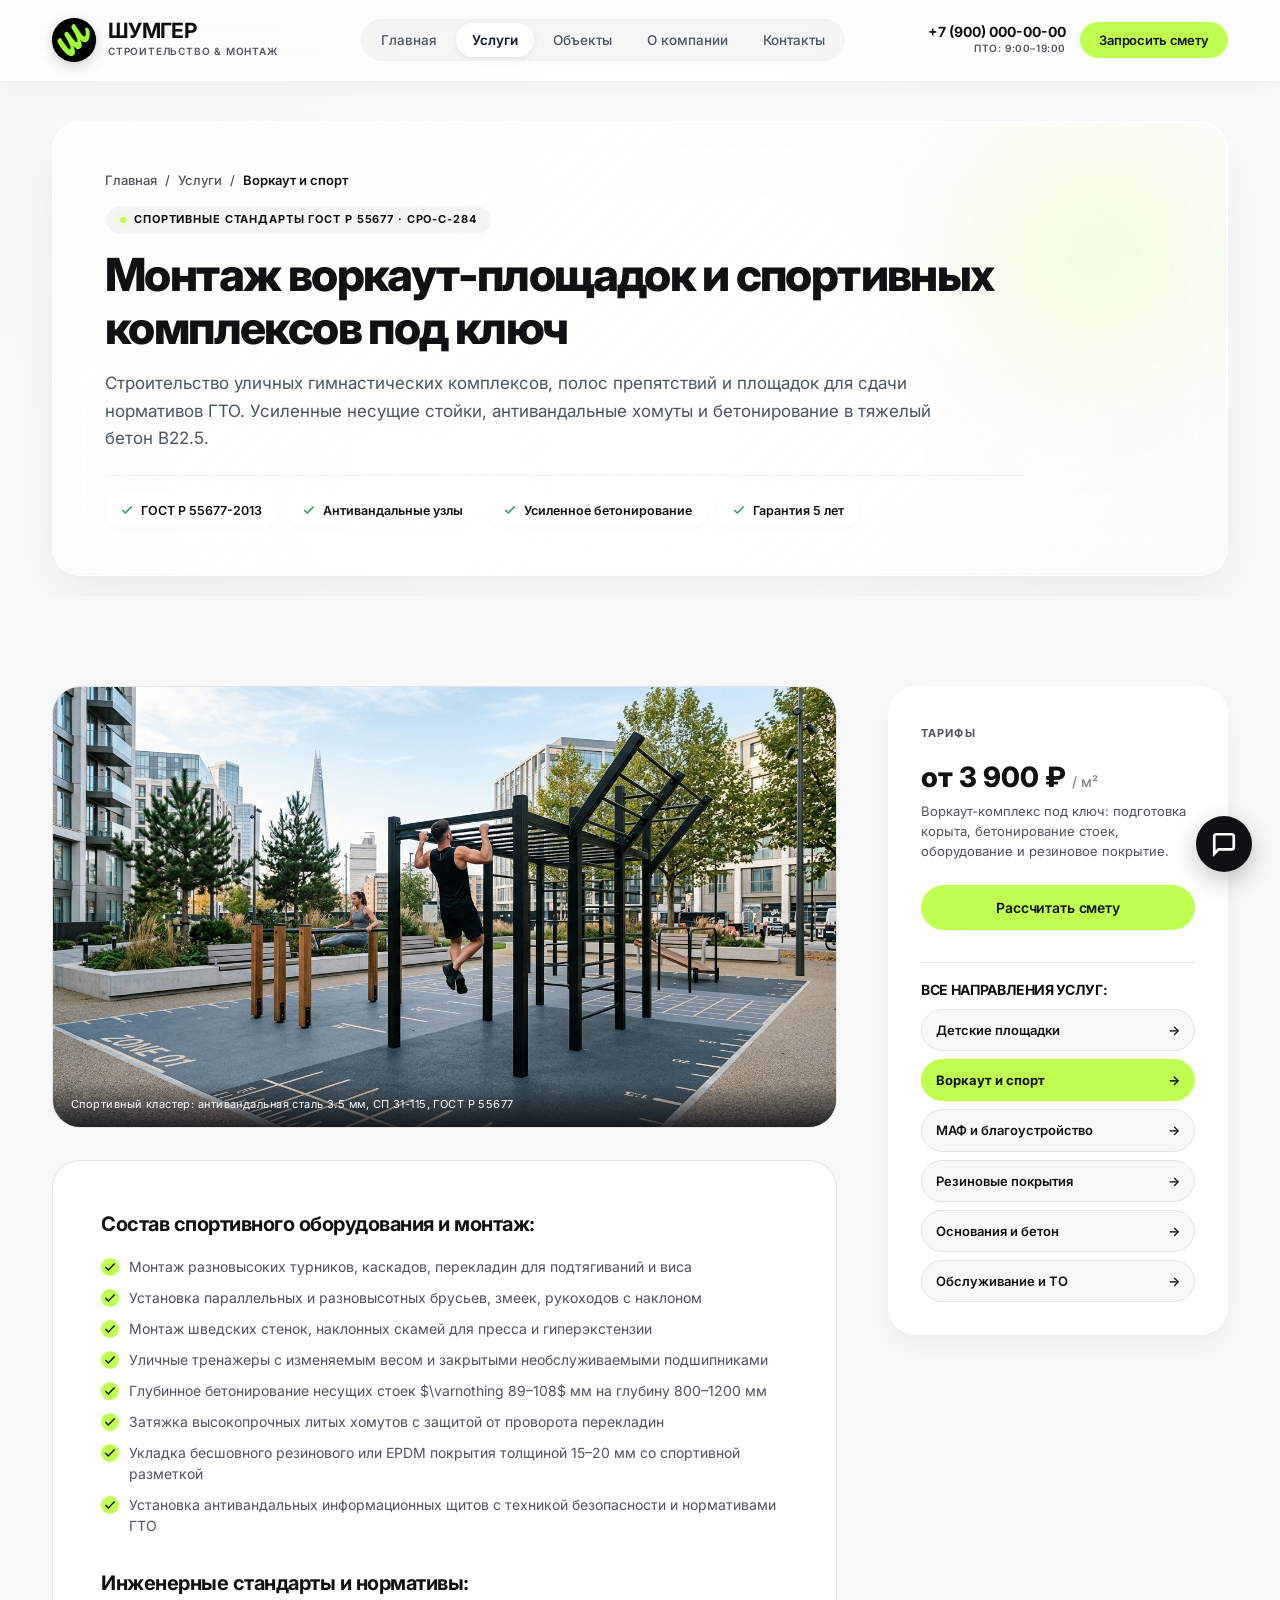
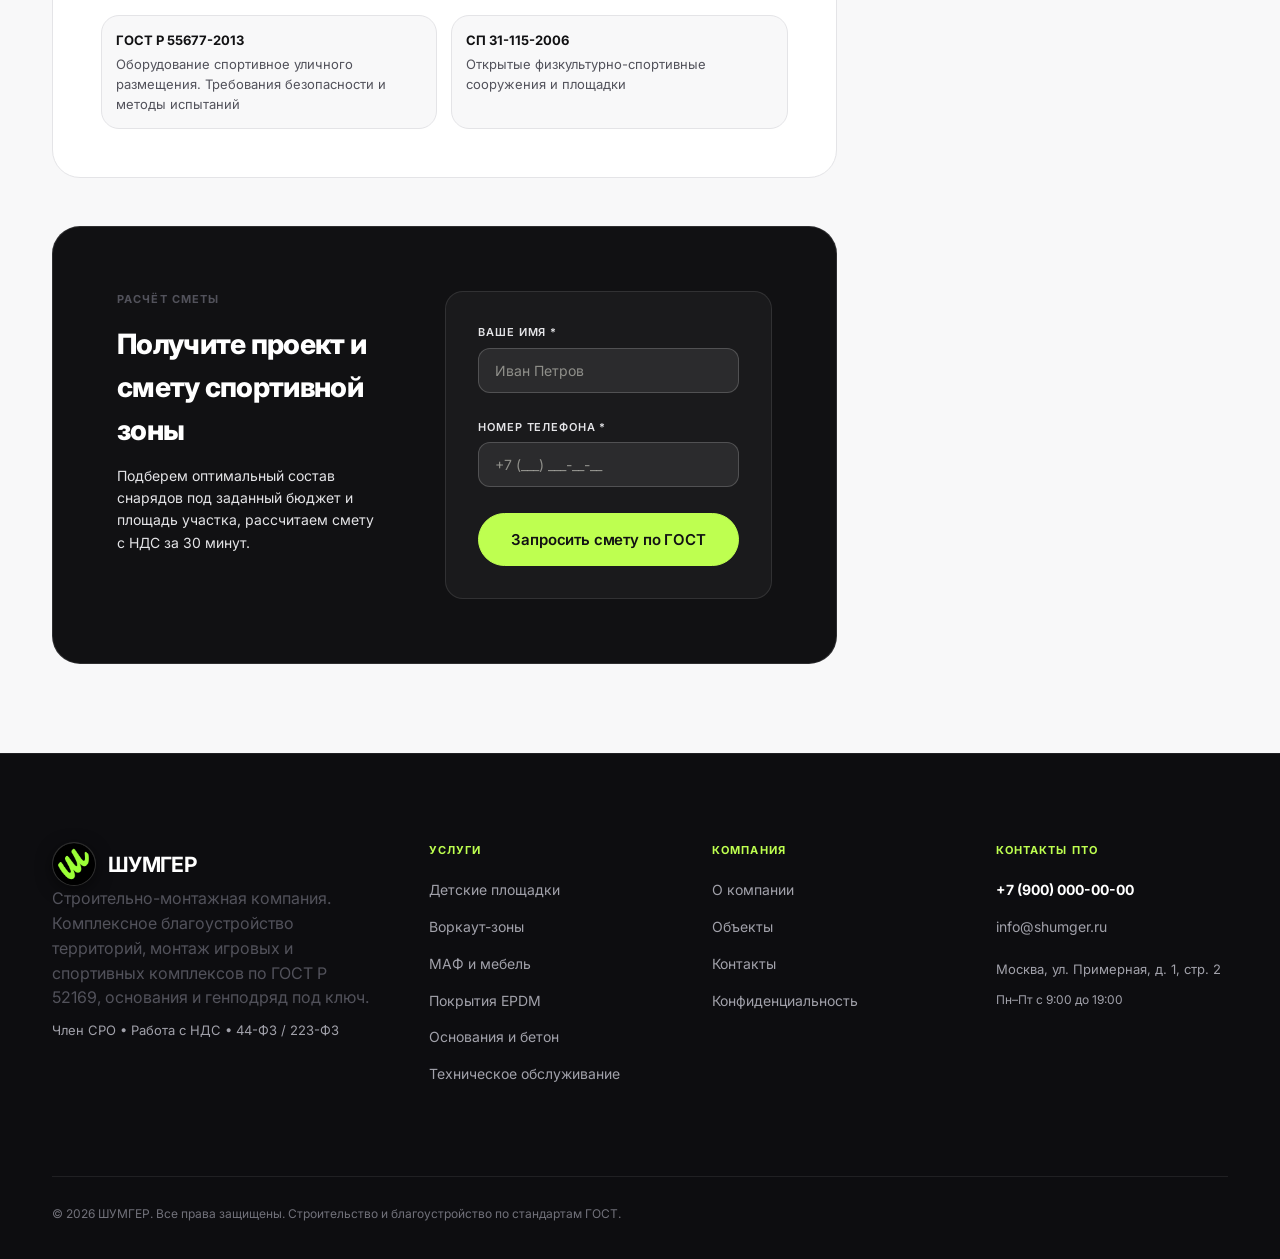
<file: uslugi/vorkaut.html>
<!DOCTYPE html>
<html lang="ru">
<head>
  <meta charset="UTF-8">
  <meta name="viewport" content="width=device-width, initial-scale=1.0">
  <title>Монтаж воркаут площадок и спортивных зон — ШУМГЕР</title>
  <meta name="description" content="Монтаж уличных спортивных комплексов, воркаут-парков и площадок ГТО по ГОСТ Р 55677-2013. Усиленные хомуты, толстостенная сталь, бетонирование стоек, гарантия до 5 лет.">
  <link rel="canonical" href="https://shumger.ru/uslugi/vorkaut.html">
  <meta name="theme-color" content="#111113">

  <!-- Favicon -->
  <link rel="icon" type="image/x-icon" href="../favicon.ico">
  <link rel="icon" type="image/png" sizes="32x32" href="../assets/images/favicon-32x32.png">
  <link rel="icon" type="image/png" sizes="192x192" href="../assets/images/favicon.png">
  <link rel="icon" type="image/svg+xml" href="../assets/images/favicon.svg">
  <link rel="apple-touch-icon" href="../assets/images/favicon.png">

  <!-- Google Fonts: Inter -->
  <link rel="preconnect" href="https://fonts.googleapis.com">
  <link rel="preconnect" href="https://fonts.gstatic.com" crossorigin>
  <link rel="preconnect" href="https://fonts.googleapis.com">
  <link rel="preconnect" href="https://fonts.gstatic.com" crossorigin>
  <link href="https://fonts.googleapis.com/css2?family=Inter:wght@400;500;600;700&display=swap" rel="stylesheet">

  <!-- Stylesheet -->
  <link rel="stylesheet" href="../assets/css/style.css">
</head>
<body>

  <a class="skip-link" href="#main-content">Перейти к основному содержанию</a>

  <!-- Шапка сайта -->
  <header class="header">
    <div class="container">
      <nav class="nav" aria-label="Основная навигация">
        <a href="../index.html" class="logo" aria-label="ШУМГЕР — Строительно-монтажная компания">
          <div class="logo-icon" aria-hidden="true"><img src="../assets/images/logo.png" alt="ШУМГЕР" class="logo-img" width="44" height="44"></div>
          <div class="logo-text">
            <span class="logo-title">ШУМГЕР</span>
            <span class="logo-tag">Строительство & Монтаж</span>
          </div>
        </a>

        <ul class="nav-menu" id="navMenu">
          <li><a href="../index.html" class="nav-link">Главная</a></li>
          <li><a href="../services.html" class="nav-link active">Услуги</a></li>
          <li><a href="../portfolio.html" class="nav-link">Объекты</a></li>
          <li><a href="../about.html" class="nav-link">О компании</a></li>
          <li><a href="../contacts.html" class="nav-link">Контакты</a></li>
        </ul>

        <div class="nav-actions">
          <a href="tel:+79000000000" class="header-phone" aria-label="Позвонить в компанию">
            <span class="header-phone-number">+7 (900) 000-00-00</span>
            <span class="header-phone-hint">ПТО: 9:00–19:00</span>
          </a>
          <button type="button" class="btn btn-primary btn-sm" data-lead-trigger="Заявка из шапки: Воркаут">Запросить смету</button>
        </div>

        <button class="nav-toggle" type="button" aria-label="Открыть мобильное меню" aria-expanded="false" aria-controls="mobileDrawer">
          <svg viewBox="0 0 24 24" fill="none" stroke="currentColor" stroke-width="2" stroke-linecap="round"><line x1="3" y1="12" x2="21" y2="12"></line><line x1="3" y1="6" x2="21" y2="6"></line><line x1="3" y1="18" x2="21" y2="18"></line></svg>
        </button>
      </nav>
    </div>
  </header>

  <!-- Мобильное меню (Drawer) -->
  <div class="mobile-drawer-backdrop" id="drawerBackdrop"></div>
  <aside class="mobile-drawer" id="mobileDrawer" aria-label="Мобильное меню">
    <div>
      <div class="drawer-header">
        <div class="logo">
          <div class="logo-icon" aria-hidden="true"><img src="../assets/images/logo.png" alt="ШУМГЕР" class="logo-img" width="44" height="44"></div>
          <span class="logo-title">ШУМГЕР</span>
        </div>
        <button class="drawer-close" aria-label="Закрыть меню">✕</button>
      </div>
      <nav class="drawer-nav">
        <a href="../index.html" class="drawer-link">Главная</a>
        <a href="../services.html" class="drawer-link active">Услуги</a>
        <a href="../portfolio.html" class="drawer-link">Объекты</a>
        <a href="../about.html" class="drawer-link">О компании</a>
        <a href="../contacts.html" class="drawer-link">Контакты</a>
      </nav>
    </div>
    <div class="drawer-footer">
      <a href="tel:+79000000000" class="btn btn-ghost btn-block">+7 (900) 000-00-00</a>
      <button type="button" class="btn btn-primary btn-block" data-lead-trigger="Заявка из моб. меню: Воркаут">Оставить заявку</button>
    </div>
  </aside>

  <!-- Основной контент страницы -->
  <main id="main-content">
    <!-- Шапка услуги в стиле Apple Liquid Glass -->
    <section class="page-hero-section">
      <div class="container">
        <div class="page-hero-glass">
          <div class="page-hero-content">
            <nav class="breadcrumbs" style="margin-bottom: 14px;" aria-label="Хлебные крошки">
          <a href="../index.html">Главная</a>
          <span aria-hidden="true">/</span>
          <a href="../services.html">Услуги</a>
          <span aria-hidden="true">/</span>
          <span aria-current="page">Воркаут и спорт</span>
        </nav>
            <div class="page-hero-kicker">
              <span class="page-hero-kicker-dot"></span>
              <span>СПОРТИВНЫЕ СТАНДАРТЫ ГОСТ Р 55677 · СРО-С-284</span>
            </div>
            <h1 class="page-hero-title">Монтаж воркаут-площадок и спортивных комплексов под ключ</h1>
            <p class="page-hero-subtitle">Строительство уличных гимнастических комплексов, полос препятствий и площадок для сдачи нормативов ГТО. Усиленные несущие стойки, антивандальные хомуты и бетонирование в тяжелый бетон В22.5.</p>
            <div class="page-hero-badges">
              <div class="page-hero-badge">
                <svg width="14" height="14" viewBox="0 0 24 24" fill="none" stroke="currentColor" stroke-width="2.5"><polyline points="20 6 9 17 4 12"></polyline></svg>
                <span>ГОСТ Р 55677-2013</span>
              </div>
              <div class="page-hero-badge">
                <svg width="14" height="14" viewBox="0 0 24 24" fill="none" stroke="currentColor" stroke-width="2.5"><polyline points="20 6 9 17 4 12"></polyline></svg>
                <span>Антивандальные узлы</span>
              </div>
              <div class="page-hero-badge">
                <svg width="14" height="14" viewBox="0 0 24 24" fill="none" stroke="currentColor" stroke-width="2.5"><polyline points="20 6 9 17 4 12"></polyline></svg>
                <span>Усиленное бетонирование</span>
              </div>
              <div class="page-hero-badge">
                <svg width="14" height="14" viewBox="0 0 24 24" fill="none" stroke="currentColor" stroke-width="2.5"><polyline points="20 6 9 17 4 12"></polyline></svg>
                <span>Гарантия 5 лет</span>
              </div>
            </div>
          </div>
        </div>
      </div>
    </section>

    <section class="section" style="background: var(--color-off-white-canvas);">
      <div class="container">
        <div class="service-detail-grid">
          <!-- Левая колонка -->
          <div>
            <div class="service-photo-banner" style="margin-bottom: var(--space-xl); border-radius: var(--radius-cards); overflow: hidden; border: 1px solid var(--color-ash);  position: relative;">
              <img src="../assets/images/projects/project-workout.jpg" alt="Монтаж спортивных воркаут площадок" style="width: 100%; aspect-ratio: 16 / 9; object-fit: cover; display: block;" loading="lazy">
              <div style="position: absolute; bottom: 0; left: 0; right: 0; background: linear-gradient(0deg, rgba(13,16,21,0.85) 0%, transparent 100%); padding: 14px 18px; color: #ffffff; font-family: var(--font-mono); font-size: 11px; letter-spacing: 0.04em;">
                Спортивный кластер: антивандальная сталь 3.5 мм, СП 31-115, ГОСТ Р 55677
              </div>
            </div>
            <div style="background: #ffffff; border: 1px solid var(--color-ash); border-radius: var(--radius-cards); padding: var(--space-2xl); margin-bottom: var(--space-2xl); ">
              <h2 style="font-size: var(--text-xl); font-weight: 700; color: var(--color-dark); margin-bottom: var(--space-md);">Состав спортивного оборудования и монтаж:</h2>
              <ul class="service-features-list" style="margin-bottom: var(--space-xl);">
                <li><svg width="18" height="18" viewBox="0 0 24 24" fill="none" stroke="currentColor" stroke-width="2.5"><polyline points="20 6 9 17 4 12"></polyline></svg>Монтаж разновысоких турников, каскадов, перекладин для подтягиваний и виса</li>
                <li><svg width="18" height="18" viewBox="0 0 24 24" fill="none" stroke="currentColor" stroke-width="2.5"><polyline points="20 6 9 17 4 12"></polyline></svg>Установка параллельных и разновысотных брусьев, змеек, рукоходов с наклоном</li>
                <li><svg width="18" height="18" viewBox="0 0 24 24" fill="none" stroke="currentColor" stroke-width="2.5"><polyline points="20 6 9 17 4 12"></polyline></svg>Монтаж шведских стенок, наклонных скамей для пресса и гиперэкстензии</li>
                <li><svg width="18" height="18" viewBox="0 0 24 24" fill="none" stroke="currentColor" stroke-width="2.5"><polyline points="20 6 9 17 4 12"></polyline></svg>Уличные тренажеры с изменяемым весом и закрытыми необслуживаемыми подшипниками</li>
                <li><svg width="18" height="18" viewBox="0 0 24 24" fill="none" stroke="currentColor" stroke-width="2.5"><polyline points="20 6 9 17 4 12"></polyline></svg>Глубинное бетонирование несущих стоек $\varnothing 89–108$ мм на глубину 800–1200 мм</li>
                <li><svg width="18" height="18" viewBox="0 0 24 24" fill="none" stroke="currentColor" stroke-width="2.5"><polyline points="20 6 9 17 4 12"></polyline></svg>Затяжка высокопрочных литых хомутов с защитой от проворота перекладин</li>
                <li><svg width="18" height="18" viewBox="0 0 24 24" fill="none" stroke="currentColor" stroke-width="2.5"><polyline points="20 6 9 17 4 12"></polyline></svg>Укладка бесшовного резинового или EPDM покрытия толщиной 15–20 мм со спортивной разметкой</li>
                <li><svg width="18" height="18" viewBox="0 0 24 24" fill="none" stroke="currentColor" stroke-width="2.5"><polyline points="20 6 9 17 4 12"></polyline></svg>Установка антивандальных информационных щитов с техникой безопасности и нормативами ГТО</li>
              </ul>

              <h2 style="font-size: var(--text-xl); font-weight: 700; color: var(--color-dark); margin-bottom: var(--space-md);">Инженерные стандарты и нормативы:</h2>
              <div style="display:grid; grid-template-columns: repeat(auto-fit, minmax(240px, 1fr)); gap: 14px;">
                <div style="background: var(--color-off-white-canvas); border: 1px solid var(--color-ash); border-radius: var(--radius-inner); padding: 14px;">
                  <div style="font-weight: 700; color: var(--color-off-black-ink); font-size: 13px;">ГОСТ Р 55677-2013</div>
                  <div style="font-size: 13px; color: var(--color-text-secondary); margin-top: 4px;">Оборудование спортивное уличного размещения. Требования безопасности и методы испытаний</div>
                </div>
                <div style="background: var(--color-off-white-canvas); border: 1px solid var(--color-ash); border-radius: var(--radius-inner); padding: 14px;">
                  <div style="font-weight: 700; color: var(--color-off-black-ink); font-size: 13px;">СП 31-115-2006</div>
                  <div style="font-size: 13px; color: var(--color-text-secondary); margin-top: 4px;">Открытые физкультурно-спортивные сооружения и площадки</div>
                </div>
              </div>
            </div>

            <!-- Блок заявки -->
            <div class="lead-box">
              <div class="lead-info">
                <span class="eyebrow">РАСЧЁТ СМЕТЫ</span>
                <h3 style="font-size: var(--text-2xl); font-weight: 800; color: var(--color-pure-white); margin: 6px 0 12px;">Получите проект и смету спортивной зоны</h3>
                <p style="color: var(--color-ash); font-size: 14px; line-height: 1.6; margin: 0;">
                  Подберем оптимальный состав снарядов под заданный бюджет и площадь участка, рассчитаем смету с НДС за 30 минут.
                </p>
              </div>
              <form class="lead-form" id="serviceLeadForm">
                <input type="hidden" name="lead_context" value="Услуга: Воркаут (детальная)">
                <div class="form-group">
                  <label class="form-label" for="spName">Ваше имя *</label>
                  <input type="text" id="spName" name="name" class="form-input" placeholder="Иван Петров" required>
                </div>
                <div class="form-group">
                  <label class="form-label" for="spPhone">Номер телефона *</label>
                  <input type="tel" id="spPhone" name="phone" class="form-input" placeholder="+7 (___) ___-__-__" required>
                </div>
                <button type="submit" class="btn btn-primary btn-block btn-lg">Запросить смету по ГОСТ</button>
              </form>
            </div>
          </div>

          <!-- Правая колонка: Сайдбар -->
          <div>
            <div class="service-sidebar-card">
              <span class="eyebrow">ТАРИФЫ</span>
              <div style="font-size: var(--text-2xl); font-weight: 800; color: var(--color-dark); margin: 6px 0 2px;">
                от 3 900 ₽ <span style="font-size: 14px; font-weight: normal; color: var(--color-text-muted);">/ м²</span>
              </div>
              <p style="font-size: 13px; color: var(--color-text-secondary); margin-bottom: var(--space-lg);">
                Воркаут-комплекс под ключ: подготовка корыта, бетонирование стоек, оборудование и резиновое покрытие.
              </p>
              <button type="button" class="btn btn-primary btn-block" data-lead-trigger="Услуга: Воркаут (сайдбар)">
                Рассчитать смету
              </button>

              <hr style="border: none; border-top: 1px solid var(--color-ash); margin: var(--space-xl) 0 var(--space-md);">

              <h4 style="font-size: 14px; font-weight: 700; text-transform: uppercase; color: var(--color-dark); margin-bottom: 8px;">
                Все направления услуг:
              </h4>
              <ul class="service-sidebar-links">
                <li><a href="detskie-ploshchadki.html"><span>Детские площадки</span><span>→</span></a></li>
                <li><a href="vorkaut.html" class="active"><span>Воркаут и спорт</span><span>→</span></a></li>
                <li><a href="maf.html"><span>МАФ и благоустройство</span><span>→</span></a></li>
                <li><a href="pokrytiya.html"><span>Резиновые покрытия</span><span>→</span></a></li>
                <li><a href="osnovaniya.html"><span>Основания и бетон</span><span>→</span></a></li>
                <li><a href="obsluzhivanie.html"><span>Обслуживание и ТО</span><span>→</span></a></li>
              </ul>
            </div>
          </div>
        </div>
      </div>
    </section>
  </main>

  <!-- Футер -->
  <footer class="footer">
    <div class="container">
      <div class="footer-grid">
        <div class="footer-brand">
          <div class="logo">
            <div class="logo-icon" aria-hidden="true"><img src="../assets/images/logo.png" alt="ШУМГЕР" class="logo-img" width="44" height="44"></div>
            <span class="logo-title" style="color:#ffffff;">ШУМГЕР</span>
          </div>
          <p>Строительно-монтажная компания. Комплексное благоустройство территорий, монтаж игровых и спортивных комплексов по ГОСТ Р 52169, основания и генподряд под ключ.</p>
          <div style="font-size: 13px; color: #a1a1aa; margin-top: 10px;">
            <span>Член СРО</span> • <span>Работа с НДС</span> • <span>44-ФЗ / 223-ФЗ</span>
          </div>
        </div>
        <div>
          <h4 class="footer-title">Услуги</h4>
          <ul class="footer-links">
            <li><a href="detskie-ploshchadki.html">Детские площадки</a></li>
            <li><a href="vorkaut.html">Воркаут-зоны</a></li>
            <li><a href="maf.html">МАФ и мебель</a></li>
            <li><a href="pokrytiya.html">Покрытия EPDM</a></li>
            <li><a href="osnovaniya.html">Основания и бетон</a></li>
            <li><a href="obsluzhivanie.html">Техническое обслуживание</a></li>
          </ul>
        </div>
        <div>
          <h4 class="footer-title">Компания</h4>
          <ul class="footer-links">
            <li><a href="../about.html">О компании</a></li>
            <li><a href="../portfolio.html">Объекты</a></li>
            <li><a href="../contacts.html">Контакты</a></li>
            <li><a href="../privacy.html">Конфиденциальность</a></li>
          </ul>
        </div>
        <div>
          <h4 class="footer-title">Контакты ПТО</h4>
          <ul class="footer-links">
            <li><a href="tel:+79000000000" style="font-weight: 700; color: #ffffff;">+7 (900) 000-00-00</a></li>
            <li><a href="mailto:info@shumger.ru">info@shumger.ru</a></li>
            <li style="font-size: 13px; color: #a1a1aa; margin-top: 8px;">Москва, ул. Примерная, д. 1, стр. 2</li>
            <li style="font-size: 12px; color: #a1a1aa;">Пн–Пт с 9:00 до 19:00</li>
          </ul>
        </div>
      </div>
      <div class="footer-bottom">
        <div>© 2026 ШУМГЕР. Все права защищены. Строительство и благоустройство по стандартам ГОСТ.</div>
      </div>
    </div>
  </footer>

  <!-- Модальное окно заявки -->
  <div class="modal-backdrop" id="leadModal" role="dialog" aria-modal="true" aria-label="Оставить заявку">
    <div class="modal-dialog" style="max-width: 520px;">
      <button type="button" class="modal-close" aria-label="Закрыть окно">✕</button>
      <span class="eyebrow">ОПЕРАТИВНЫЙ РАСЧЁТ</span>
      <h2 class="section-title modal-lead-title" style="margin-top: 6px;">Получить точную смету</h2>
      <p style="font-size: 14px; color: var(--color-text-secondary); margin-bottom: 20px;">
        Инженер ПТО свяжется с вами в течение 15 минут, ответит на вопросы и подготовит проект сметы по ГОСТ.
      </p>

      <form id="modalLeadForm">
        <input type="hidden" name="lead_context" value="Заявка со страницы услуги: Воркаут">

        <div class="form-group">
          <label class="form-label" for="modalName">Ваше имя *</label>
          <input type="text" id="modalName" name="name" class="form-input" placeholder="Как к вам обращаться" required>
        </div>

        <div class="form-group">
          <label class="form-label" for="modalPhone">Номер телефона *</label>
          <input type="tel" id="modalPhone" name="phone" class="form-input" placeholder="+7 (___) ___-__-__" required>
        </div>

        <button type="submit" class="btn btn-primary btn-block btn-lg" style="margin-top: 10px;">
          Отправить заявку
        </button>
      </form>
    </div>
  </div>

  <!-- Плавающий виджет связи FAB -->
  <div class="quick-contact-fab" id="quickContactFab" aria-label="Быстрая связь">
    <button type="button" class="fab-main-btn" aria-label="Открыть контакты">
      <svg width="26" height="26" viewBox="0 0 24 24" fill="none" stroke="currentColor" stroke-width="2.5">
        <path d="M21 15a2 2 0 0 1-2 2H7l-4 4V5a2 2 0 0 1 2-2h14a2 2 0 0 1 2 2z"></path>
      </svg>
    </button>
    <div class="fab-options">
      <a href="https://wa.me/79000000000" target="_blank" rel="noopener noreferrer" class="fab-item fab-wa" aria-label="WhatsApp">
        <svg width="22" height="22" viewBox="0 0 24 24" fill="currentColor">
          <path d="M12.04 2c-5.46 0-9.91 4.45-9.91 9.91 0 1.75.46 3.45 1.32 4.95L2.05 22l5.25-1.38c1.45.79 3.08 1.21 4.74 1.21 5.46 0 9.91-4.45 9.91-9.91 0-2.65-1.03-5.14-2.9-7.01A9.82 9.82 0 0 0 12.04 2zm0 18.15c-1.49 0-2.95-.4-4.22-1.15l-.3-.18-3.13.82.83-3.05-.2-.31a8.16 8.16 0 0 1-1.25-4.38c0-4.52 3.68-8.2 8.2-8.2 2.19 0 4.25.85 5.8 2.4 1.55 1.55 2.4 3.61 2.4 5.8 0 4.52-3.68 8.2-8.2 8.2zm4.49-6.14c-.25-.12-1.47-.72-1.7-.81-.23-.08-.39-.12-.56.12-.17.25-.64.81-.79.98-.14.17-.29.19-.54.06-.25-.12-1.05-.39-2-1.23-.74-.66-1.23-1.47-1.38-1.72-.14-.25-.02-.38.11-.51.11-.11.25-.29.37-.43.12-.14.17-.25.25-.41.08-.17.04-.31-.02-.43s-.56-1.34-.76-1.84c-.2-.49-.4-.42-.56-.43h-.47c-.17 0-.43.06-.66.31-.23.25-.86.84-.86 2.05 0 1.21.88 2.38 1 2.54.12.17 1.73 2.64 4.19 3.7.59.25 1.05.4 1.41.51.59.19 1.13.16 1.56.1.48-.07 1.47-.6 1.68-1.18.21-.58.21-1.07.14-1.18-.06-.11-.23-.17-.48-.29z"/>
        </svg>
      </a>
      <a href="https://t.me/shumger" target="_blank" rel="noopener noreferrer" class="fab-item fab-tg" aria-label="Telegram">
        <svg width="22" height="22" viewBox="0 0 24 24" fill="currentColor">
          <path d="M12 2C6.48 2 2 6.48 2 12s4.48 10 10 10 10-4.48 10-10S17.52 2 12 2zm4.64 6.8c-.15 1.58-.8 5.42-1.13 7.19-.14.75-.42 1-.68 1.03-.58.05-1.02-.38-1.58-.75-.88-.58-1.38-.94-2.23-1.5-.99-.65-.35-1.01.22-1.59.15-.15 2.71-2.48 2.76-2.69a.2.2 0 0 0-.05-.18c-.06-.05-.14-.03-.21-.02-.09.02-1.49.95-4.22 2.79-.4.27-.76.41-1.08.4-.36-.01-1.04-.2-1.55-.37-.63-.2-1.12-.31-1.08-.66.02-.18.27-.36.74-.55 2.92-1.27 4.86-2.11 5.83-2.52 2.78-1.16 3.35-1.36 3.73-1.36.08 0 .27.02.39.12.1.08.13.19.14.27-.01.06.01.24 0 .38z"/>
        </svg>
      </a>
      <a href="tel:+79000000000" class="fab-item fab-tel" aria-label="Звонок в отдел смет">
        <svg width="20" height="20" viewBox="0 0 24 24" fill="none" stroke="currentColor" stroke-width="2.5">
          <path d="M22 16.92v3a2 2 0 0 1-2.18 2 19.79 19.79 0 0 1-8.63-3.07 19.5 19.5 0 0 1-6-6 19.79 19.79 0 0 1-3.07-8.67A2 2 0 0 1 4.11 2h3a2 2 0 0 1 2 1.72 12.84 12.84 0 0 0 .7 2.81 2 2 0 0 1-.45 2.11L8.09 9.91a16 16 0 0 0 6 6l1.27-1.27a2 2 0 0 1 2.11-.45 12.84 12.84 0 0 0 2.81.7A2 2 0 0 1 22 16.92z"></path>
        </svg>
      </a>
    </div>
  </div>

  <script src="../assets/js/main.js"></script>
</body>
</html>
</file>
<file: assets/css/style.css>
/* ==========================================================================
   ШУМГЕР — Apple Liquid Glass Design System
   Electric Lime (#beff50) on Pure Neutral Canvas (#f8f8f9) & Space Black (#111113)
   28px Squircle Radii • 9999px Pill Controls • Multi-layered Glassmorphism
   ========================================================================== */

:root {
  /* Apple Liquid Glass Design System Tokens */
  --glass-bg: rgba(255, 255, 255, 0.84);
  --glass-bg-hover: rgba(255, 255, 255, 0.96);
  --glass-bg-card: rgba(255, 255, 255, 0.88);
  --glass-bg-modal: rgba(255, 255, 255, 0.94);
  --glass-border: 1px solid rgba(255, 255, 255, 0.95);
  --glass-border-hover: #ffffff;
  --glass-blur: blur(28px) saturate(190%);
  --glass-blur-header: blur(32px) saturate(200%);
  --glass-blur-modal: blur(40px) saturate(200%);
  --glass-shadow: 
    0 12px 32px -4px rgba(0, 0, 0, 0.05),
    0 4px 12px -2px rgba(0, 0, 0, 0.02),
    inset 0 1.5px 1.5px 0 #ffffff,
    inset 0 -1px 1px 0 rgba(255, 255, 255, 0.5);
  --glass-shadow-hover: 
    0 22px 48px -6px rgba(0, 0, 0, 0.08),
    0 6px 16px -2px rgba(0, 0, 0, 0.02),
    inset 0 2px 2px 0 #ffffff;
  --glass-shadow-modal: 
    0 32px 80px rgba(0, 0, 0, 0.16),
    0 8px 24px rgba(0, 0, 0, 0.05),
    inset 0 2px 2px 0 #ffffff;

  /* Brand & Chromatic Charge */
  --color-electric-lime: #beff50;
  --color-electric-lime-hover: #abf533;
  --color-electric-lime-subtle: #edfbd0;

  /* Neutrals: Pure Monochrome Apple Space Black & Zinc Canvas */
  --color-off-black-ink: #111113;
  --color-deep-charcoal: #1a1a1d;
  --color-graphite: #52525b;
  --color-stone: #71717a;
  --color-smoke: #a1a1aa;
  --color-ash: #e4e4e7;
  --color-off-white-canvas: #f8f8f9;
  --color-pure-white: #ffffff;

  /* Semantic Mappings */
  --color-bg: #f8f8f9;                /* Pure neutral crisp canvas (0% blue, 0% yellow) */
  --color-bg-alt: #ffffff;            /* Pure white canvas */
  --color-surface: #ffffff;           /* Pure white card surface */
  --color-surface-muted: #f1f1f4;     /* Crisp neutral muted surface */
  --color-surface-hover: #ffffff;
  --color-border: #e4e4e7;            /* Clean neutral divider */
  --color-border-subtle: rgba(0, 0, 0, 0.06);

  --color-text: #111113;              /* Deep Space Black text */
  --color-text-secondary: #52525b;    /* Clean neutral graphite */
  --color-text-muted: #71717a;        /* Neutral stone muted */
  --color-text-inverse: #ffffff;

  --color-primary: #beff50;           /* Electric Lime */
  --color-primary-text: #111113;
  --color-accent: #111113;            /* High-contrast ink accent */

  /* Typography: Geometric Clean Sans (Inter / Apple SF Pro style) */
  --font-primary: 'Inter', -apple-system, BlinkMacSystemFont, 'SF Pro Display', 'Segoe UI', Roboto, Helvetica, Arial, sans-serif;
  --font-display: 'Inter', -apple-system, BlinkMacSystemFont, 'SF Pro Display', sans-serif;
  --font-mono: 'Inter', -apple-system, BlinkMacSystemFont, 'SF Pro Display', 'Segoe UI', Roboto, sans-serif;

  /* Typography Scale */
  --text-eyebrow: 11px;
  --leading-eyebrow: 1.35;
  --tracking-eyebrow: 0.1em;

  --text-caption: 12px;
  --leading-caption: 1.35;

  --text-body-sm: 14px;
  --leading-body-sm: 1.4;

  --text-body: 16px;
  --leading-body: 1.55;

  --text-subheading: 22px;
  --leading-subheading: 1.2;

  --text-heading: clamp(24px, 2.5vw, 28px);
  --leading-heading: 1.15;
  --tracking-heading: -0.025em;

  --text-heading-lg: clamp(36px, 4.5vw, 56px);
  --leading-heading-lg: 0.98;
  --tracking-heading-lg: -0.035em;

  --text-display: clamp(40px, 5.5vw, 76px);
  --leading-display: 0.94;
  --tracking-display: -0.04em;

  --font-weight-regular: 400;
  --font-weight-medium: 500;
  --font-weight-semibold: 600;
  --font-weight-bold: 700;

  /* Spacing */
  --spacing-xs: 8px;
  --spacing-sm: 12px;
  --spacing-md: 16px;
  --spacing-lg: 24px;
  --spacing-xl: 32px;
  --spacing-2xl: 48px;
  --spacing-3xl: clamp(56px, 7vw, 96px);
  --spacing-4xl: clamp(80px, 10vw, 128px);

  /* Perk System Radii: 28px for cards, 9999px for pills */
  --radius-cards: 28px;
  --radius-inner: 18px;
  --radius-pills: 9999px;
  --radius-buttons: 9999px;
  --radius-tags: 9999px;
  --radius-inputs: 12px;
  --radius-xs: 6px;

  /* ZERO Elevation / Flat Tonal Stacking */
  --shadow-none: none;
  --shadow-card: none;
  --shadow-hover: 0 10px 30px rgba(0, 0, 0, 0.06);

  --transition-fast: 0.15s ease-out;
  --transition: 0.25s cubic-bezier(0.16, 1, 0.3, 1);

  --container-max: 1240px;

  /* Aliases for 100% backward & inline style compatibility */
  --color-dark: #111113;
  --color-dark-alt: #1a1a1d;
  --color-link: #111113;
  --color-dark-muted: #71717a;

  --space-xs: 8px;
  --space-sm: 12px;
  --space-md: 16px;
  --space-lg: 24px;
  --space-xl: 32px;
  --space-2xl: 48px;
  --space-3xl: clamp(48px, 6vw, 64px);
  --space-4xl: clamp(64px, 8vw, 96px);

  --text-xs: 12px;
  --text-sm: 13px;
  --text-base: 15px;
  --text-lg: 17px;
  --text-xl: 20px;
  --text-2xl: clamp(22px, 2.5vw, 28px);
  --text-3xl: clamp(28px, 3.5vw, 38px);
  --text-4xl: clamp(36px, 4.5vw, 52px);

  --radius-sm: 12px;
  --radius-md: 18px;
  --radius-lg: 28px;
  --radius-xl: 28px;

  --shadow-sm: none;
  --shadow-md: none;
  --shadow-lg: none;

}

/* ==========================================================================
   Базовый сброс и структура
   ========================================================================== */

*, *::before, *::after {
  margin: 0;
  padding: 0;
  box-sizing: border-box;
  font-feature-settings: 'zero' 0, 'cv01' 0, 'cv02' 0;
  font-variant-numeric: normal;
}

html {
  scroll-behavior: smooth;
  scroll-padding-top: 96px;
  color-scheme: light;
  font-feature-settings: 'zero' 0;
  font-variant-numeric: normal;
}

body {
  font-family: var(--font-primary);
  font-size: var(--text-body);
  font-weight: var(--font-weight-regular);
  line-height: var(--leading-body);
  font-feature-settings: 'zero' 0;
  font-variant-numeric: normal;
  color: var(--color-text);
  background-color: var(--color-bg);
  background-image: 
    radial-gradient(at 15% 15%, rgba(190, 255, 80, 0.04) 0px, transparent 40%),
    radial-gradient(at 85% 85%, rgba(190, 255, 80, 0.02) 0px, transparent 40%),
    radial-gradient(at 50% 50%, rgba(255, 255, 255, 0.95) 0px, transparent 70%);
  background-attachment: fixed;
  -webkit-font-smoothing: antialiased;
  -moz-osx-font-smoothing: grayscale;
  overflow-x: hidden;
}

body.menu-open, body.modal-open {
  overflow: hidden;
  touch-action: none;
}

a {
  color: inherit;
  text-decoration: none;
  transition: opacity var(--transition-fast), color var(--transition-fast), background-color var(--transition-fast), border-color var(--transition-fast);
}

img {
  max-width: 100%;
  height: auto;
  display: block;
}

svg {
  display: inline-block;
  vertical-align: middle;
}

button, input, select, textarea {
  font-family: inherit;
  font-size: 16px;
  color: inherit;
}

button {
  cursor: pointer;
  border: none;
  background: none;
}

h1, h2, h3, h4, h5, h6 {
  font-family: var(--font-display);
  font-weight: var(--font-weight-bold);
  color: var(--color-off-black-ink);
  letter-spacing: var(--tracking-heading);
}

p {
  color: var(--color-text-secondary);
}

.container {
  width: 100%;
  max-width: var(--container-max);
  margin: 0 auto;
  padding: 0 clamp(16px, 3vw, 32px);
}

.skip-link {
  position: absolute;
  top: -100px;
  left: 24px;
  background: var(--color-electric-lime);
  color: var(--color-off-black-ink);
  font-weight: 600;
  padding: 12px 24px;
  border-radius: var(--radius-pills);
  z-index: 10000;
  font-size: 13px;
  transition: top 0.2s ease;
}
.skip-link:focus {
  top: 24px;
}

/* ==========================================================================
   Шапка (Header)
   ========================================================================== */

.header {
  position: sticky;
  top: 0;
  z-index: 1000;
  background: rgba(255, 255, 255, 0.72);
  backdrop-filter: var(--glass-blur-header);
  -webkit-backdrop-filter: var(--glass-blur-header);
  border-bottom: 1px solid rgba(255, 255, 255, 0.65);
  box-shadow: 0 4px 20px rgba(0, 0, 0, 0.03);
  transition: all 0.25s ease;
}

.header.is-scrolled, .header.scrolled {
  background: rgba(255, 255, 255, 0.88);
  border-bottom-color: rgba(255, 255, 255, 0.85);
  box-shadow: 0 8px 32px rgba(0, 0, 0, 0.06);
}

.nav {
  display: flex;
  align-items: center;
  justify-content: space-between;
  height: 80px;
  gap: 16px;
}

.logo {
  display: flex;
  align-items: center;
  gap: 12px;
  text-decoration: none;
  flex-shrink: 0;
}

.logo-icon {
  width: 44px;
  height: 44px;
  background: #000000;
  border-radius: 50%;
  display: flex;
  align-items: center;
  justify-content: center;
  overflow: hidden;
  box-shadow: 0 4px 14px rgba(0, 0, 0, 0.18), 0 0 0 1px rgba(0, 0, 0, 0.06);
  flex-shrink: 0;
  transition: transform 0.28s cubic-bezier(0.16, 1, 0.3, 1), box-shadow 0.28s ease;
}

.logo:hover .logo-icon {
  transform: scale(1.06);
  box-shadow: 0 6px 20px rgba(190, 255, 80, 0.28), 0 0 0 1.5px rgba(190, 255, 80, 0.4);
}

.logo-img {
  width: 100%;
  height: 100%;
  object-fit: cover;
  display: block;
  border-radius: 50%;
  user-select: none;
  pointer-events: none;
}

.logo-text {
  display: flex;
  flex-direction: column;
}

.logo-title {
  font-family: var(--font-display);
  font-size: 21px;
  font-weight: 700;
  letter-spacing: -0.03em;
  line-height: 1;
  color: var(--color-off-black-ink);
  white-space: nowrap;
}

.logo-tag {
  font-size: 10px;
  font-weight: 600;
  letter-spacing: 0.08em;
  text-transform: uppercase;
  color: var(--color-graphite);
  margin-top: 3px;
  white-space: nowrap;
}

.nav-menu {
  display: flex;
  align-items: center;
  list-style: none;
  gap: 3px;
  margin: 0;
  padding: 4px;
  background: rgba(0, 0, 0, 0.035);
  border: 1px solid rgba(255, 255, 255, 0.8);
  border-radius: 9999px;
  backdrop-filter: blur(16px);
  -webkit-backdrop-filter: blur(16px);
  box-shadow: inset 0 1px 2px rgba(0, 0, 0, 0.03);
}

.nav-link {
  font-size: 13.5px;
  font-weight: 500;
  color: #4b5563;
  padding: 7px 16px;
  border-radius: 9999px;
  transition: all 0.2s cubic-bezier(0.16, 1, 0.3, 1);
  white-space: nowrap;
  display: block;
  text-decoration: none;
}

.nav-link:hover {
  color: #111827;
  background: rgba(255, 255, 255, 0.7);
  box-shadow: 0 2px 6px rgba(0, 0, 0, 0.03);
}

.nav-link.active {
  color: #111827;
  font-weight: 600;
  background: #ffffff;
  box-shadow: 0 2px 8px rgba(0, 0, 0, 0.08), inset 0 1px 0 #ffffff;
}

.nav-actions {
  display: flex;
  align-items: center;
  gap: 14px;
  flex-shrink: 0;
}

.header-phone {
  display: flex;
  flex-direction: column;
  align-items: flex-end;
  text-decoration: none;
  flex-shrink: 0;
  white-space: nowrap;
}

.header-phone-number {
  font-family: var(--font-primary);
  font-size: 14px;
  font-weight: 700;
  color: var(--color-off-black-ink);
  white-space: nowrap;
  line-height: 1.2;
}

.header-phone-hint {
  font-size: 10px;
  font-weight: 600;
  letter-spacing: 0.06em;
  text-transform: uppercase;
  color: var(--color-graphite);
  white-space: nowrap;
}

.header-phone:hover .header-phone-number {
  color: var(--color-off-black-ink);
  text-decoration: underline;
}

.nav-toggle {
  display: none;
  width: 44px;
  height: 44px;
  align-items: center;
  justify-content: center;
  color: var(--color-off-black-ink);
  border: 1px solid var(--color-ash);
  border-radius: var(--radius-pills);
  background: var(--color-pure-white);
  flex-shrink: 0;
}

.nav-toggle svg {
  width: 20px;
  height: 20px;
}


/* ==========================================================================
   Кнопки (Buttons) — Perk Pill Controls
   ========================================================================== */

.btn {
  display: inline-flex;
  align-items: center;
  justify-content: center;
  gap: 8px;
  font-family: var(--font-primary);
  font-size: 14px;
  font-weight: 600;
  letter-spacing: -0.01em;
  padding: 13px 26px;
  border-radius: var(--radius-buttons);
  transition: all var(--transition-fast);
  text-decoration: none;
  white-space: nowrap;
  border: 1px solid transparent;
  cursor: pointer;
}

/* Главная лаймовая кнопка действия (Main CTA) */
.btn-primary, .btn-accent {
  background: var(--color-electric-lime);
  color: var(--color-off-black-ink);
  border-color: var(--color-electric-lime);
}

.btn-primary:hover, .btn-accent:hover {
  background: var(--color-electric-lime-hover);
  border-color: var(--color-electric-lime-hover);
  color: var(--color-off-black-ink);
  transform: translateY(-2px);
  box-shadow: 0 6px 20px rgba(190, 255, 80, 0.45), inset 0 1px 0 rgba(255, 255, 255, 0.8);
}

/* Инвертированная темная кнопка */
.btn-dark {
  background: var(--color-off-black-ink);
  color: var(--color-pure-white);
  border-color: var(--color-off-black-ink);
}

.btn-dark:hover {
  background: var(--color-deep-charcoal);
  border-color: var(--color-deep-charcoal);
  transform: translateY(-1px);
}

/* Контурная кнопка на светлом */
.btn-ghost, .btn-outline, .btn-outline-light {
  background: var(--color-pure-white);
  color: var(--color-off-black-ink);
  border: 1px solid var(--color-ash);
}

.btn-ghost:hover, .btn-outline:hover, .btn-outline-light:hover {
  background: rgba(255, 255, 255, 0.95);
  border-color: rgba(255, 255, 255, 1);
  color: var(--color-off-black-ink);
  transform: translateY(-2px);
  box-shadow: 0 6px 20px rgba(0, 0, 0, 0.06);
}

.btn-sm {
  padding: 9px 18px;
  font-size: 13px;
}

.btn-lg {
  padding: 16px 32px;
  font-size: 15px;
}

.btn-block {
  width: 100%;
}

/* ==========================================================================
   Page Hero Glass Banner — Apple Liquid Glass вводная плашка страниц
   ========================================================================== */
.page-hero-section {
  padding-top: clamp(24px, 3.5vw, 40px);
  padding-bottom: clamp(14px, 2vw, 20px);
  position: relative;
}

.page-hero-glass {
  position: relative;
  background: linear-gradient(135deg, rgba(255, 255, 255, 0.76) 0%, rgba(255, 255, 255, 0.52) 100%);
  backdrop-filter: blur(28px) saturate(190%);
  -webkit-backdrop-filter: blur(28px) saturate(190%);
  border: 1px solid rgba(255, 255, 255, 0.95);
  border-radius: 28px;
  padding: clamp(32px, 4.5vw, 48px) clamp(24px, 4.5vw, 52px);
  box-shadow: 
    0 24px 54px -12px rgba(0, 0, 0, 0.07),
    0 2px 6px rgba(0, 0, 0, 0.02),
    inset 0 1.5px 2px rgba(255, 255, 255, 1),
    inset 0 -1px 2px rgba(0, 0, 0, 0.02);
  overflow: hidden;
  transition: transform 0.28s cubic-bezier(0.16, 1, 0.3, 1), box-shadow 0.28s ease;
}

.page-hero-glass::before {
  content: '';
  position: absolute;
  top: -80px;
  right: -80px;
  width: 420px;
  height: 420px;
  border-radius: 50%;
  background: radial-gradient(circle, rgba(190, 255, 80, 0.2) 0%, rgba(190, 255, 80, 0.03) 55%, transparent 70%);
  pointer-events: none;
  z-index: 0;
  filter: blur(36px);
}

.page-hero-glass::after {
  content: '';
  position: absolute;
  bottom: -60px;
  left: 15%;
  width: 340px;
  height: 220px;
  border-radius: 50%;
  background: radial-gradient(circle, rgba(255, 255, 255, 0.85) 0%, transparent 70%);
  pointer-events: none;
  z-index: 0;
  filter: blur(36px);
}

.page-hero-content {
  position: relative;
  z-index: 1;
  max-width: 920px;
}

.page-hero-kicker {
  display: inline-flex;
  align-items: center;
  gap: 8px;
  padding: 6px 14px;
  background: rgba(0, 0, 0, 0.04);
  border: 1px solid rgba(255, 255, 255, 0.9);
  border-radius: 9999px;
  backdrop-filter: blur(12px);
  -webkit-backdrop-filter: blur(12px);
  font-size: 11px;
  font-weight: 700;
  letter-spacing: 0.08em;
  text-transform: uppercase;
  color: var(--color-off-black-ink);
  margin-bottom: 14px;
  box-shadow: inset 0 1px 1px rgba(255, 255, 255, 0.9);
}

.page-hero-kicker-dot {
  width: 6px;
  height: 6px;
  border-radius: 50%;
  background: var(--color-electric-lime);
  box-shadow: 0 0 8px rgba(190, 255, 80, 0.8);
}

.page-hero-title {
  font-family: var(--font-display);
  font-size: clamp(1.85rem, 3.8vw, 2.85rem);
  font-weight: 800;
  letter-spacing: -0.035em;
  line-height: 1.15;
  color: var(--color-off-black-ink);
  margin: 0 0 16px;
  word-break: normal;
}

.page-hero-subtitle {
  font-size: clamp(15px, 1.35vw, 17px);
  line-height: 1.62;
  color: #4b5563;
  margin: 0 0 22px;
  max-width: 860px;
}

.page-hero-badges {
  display: flex;
  align-items: center;
  flex-wrap: wrap;
  gap: 10px;
  padding-top: 18px;
  border-top: 1px solid rgba(0, 0, 0, 0.06);
}

.page-hero-badge {
  display: inline-flex;
  align-items: center;
  gap: 7px;
  padding: 6px 14px;
  background: rgba(255, 255, 255, 0.68);
  border: 1px solid rgba(255, 255, 255, 0.9);
  border-radius: 9999px;
  font-size: 12.5px;
  font-weight: 600;
  color: var(--color-off-black-ink);
  backdrop-filter: blur(12px);
  -webkit-backdrop-filter: blur(12px);
  box-shadow: 0 2px 6px rgba(0, 0, 0, 0.02);
  transition: transform 0.2s ease, background 0.2s ease;
}

.page-hero-badge:hover {
  transform: translateY(-1px);
  background: rgba(255, 255, 255, 0.95);
}

.page-hero-badge svg {
  color: #16a34a;
  flex-shrink: 0;
}

.hero-glass-panel {
  background: linear-gradient(135deg, rgba(255, 255, 255, 0.78) 0%, rgba(255, 255, 255, 0.52) 100%);
  backdrop-filter: blur(28px) saturate(190%);
  -webkit-backdrop-filter: blur(28px) saturate(190%);
  border: 1px solid rgba(255, 255, 255, 0.95);
  border-radius: 28px;
  padding: clamp(36px, 5vw, 60px) clamp(28px, 5vw, 64px);
  box-shadow: 
    0 24px 54px -12px rgba(0, 0, 0, 0.07),
    0 2px 6px rgba(0, 0, 0, 0.02),
    inset 0 1.5px 2px rgba(255, 255, 255, 1);
  position: relative;
  overflow: hidden;
  width: 100%;
}

.hero-glass-panel::before {
  content: '';
  position: absolute;
  top: -80px;
  right: -80px;
  width: 440px;
  height: 440px;
  border-radius: 50%;
  background: radial-gradient(circle, rgba(190, 255, 80, 0.2) 0%, rgba(190, 255, 80, 0.03) 55%, transparent 70%);
  pointer-events: none;
  z-index: 0;
  filter: blur(36px);
}

/* ==========================================================================
   Hero Section: Perk Electric Lime & Warm Canvas Showcase
   ========================================================================== */

.hero {
  position: relative;
  background-color: var(--color-off-white-canvas);
  padding: clamp(24px, 3.5vw, 40px) 0 clamp(16px, 2.5vw, 24px);
  border-bottom: none;
}

.hero-grid {
  display: block;
  width: 100%;
}

.hero-tech-kicker, .hero-pill-badge {
  display: inline-flex;
  align-items: center;
  gap: 8px;
  font-size: var(--text-eyebrow);
  font-weight: 700;
  letter-spacing: var(--tracking-eyebrow);
  text-transform: uppercase;
  color: var(--color-off-black-ink);
  background: var(--color-electric-lime);
  padding: 6px 14px;
  border-radius: var(--radius-pills);
  margin-bottom: var(--spacing-lg);
  border: 1px solid var(--color-electric-lime);
}

.tech-dot {
  width: 6px;
  height: 6px;
  border-radius: 50%;
  background: var(--color-off-black-ink);
}

.hero-title {
  font-size: var(--text-display);
  font-weight: 700;
  line-height: var(--leading-display);
  letter-spacing: var(--tracking-display);
  color: var(--color-off-black-ink);
  margin-bottom: var(--spacing-lg);
}

.hero-title-accent, .hero-title-highlight, .text-highlight {
  display: inline-block;
  background: var(--color-electric-lime);
  color: var(--color-off-black-ink);
  padding: 0 8px;
  border-radius: 8px;
}

.hero-lead {
  font-size: clamp(16px, 1.25vw, 19px);
  color: var(--color-graphite);
  line-height: var(--leading-body);
  margin-bottom: var(--spacing-2xl);
  max-width: 600px;
}

.hero-actions {
  display: flex;
  align-items: center;
  gap: var(--spacing-md);
  flex-wrap: wrap;
  margin-bottom: var(--spacing-2xl);
}

/* ==========================================================================
   Hero Trust Cards (01 · 02 · 03 Specs Grid) — Apple Liquid Glass
   ========================================================================== */

.hero-specs-row {
  display: grid;
  grid-template-columns: repeat(3, 1fr);
  gap: 16px;
  padding-top: var(--spacing-xl);
  border-top: 1px solid rgba(0, 0, 0, 0.08);
  width: 100%;
}

.hero-spec-card {
  background: rgba(255, 255, 255, 0.78);
  backdrop-filter: blur(20px) saturate(180%);
  -webkit-backdrop-filter: blur(20px) saturate(180%);
  border: 1px solid rgba(255, 255, 255, 0.95);
  border-radius: 18px;
  padding: 16px 18px;
  display: flex;
  align-items: flex-start;
  gap: 14px;
  box-shadow: 
    0 8px 24px -6px rgba(0, 0, 0, 0.04),
    0 2px 6px -1px rgba(0, 0, 0, 0.02),
    inset 0 1px 1.5px #ffffff;
  transition: transform 0.24s cubic-bezier(0.16, 1, 0.3, 1), box-shadow 0.24s ease, border-color 0.24s ease, background-color 0.24s ease;
  position: relative;
  overflow: hidden;
}

.hero-spec-card:hover {
  transform: translateY(-3px);
  background: #ffffff;
  border-color: #ffffff;
  box-shadow: 
    0 16px 36px -8px rgba(0, 0, 0, 0.08),
    0 4px 12px -2px rgba(0, 0, 0, 0.03),
    inset 0 1.5px 1.5px #ffffff;
}

.hero-spec-icon-box {
  width: 40px;
  height: 40px;
  border-radius: 12px;
  background: var(--color-off-black-ink);
  color: var(--color-electric-lime);
  display: flex;
  align-items: center;
  justify-content: center;
  flex-shrink: 0;
  box-shadow: 0 4px 12px rgba(0, 0, 0, 0.15);
  transition: transform 0.2s ease, background-color 0.2s ease, color 0.2s ease, box-shadow 0.2s ease;
}

.hero-spec-card:hover .hero-spec-icon-box {
  transform: scale(1.06);
  background: var(--color-electric-lime);
  color: var(--color-off-black-ink);
  box-shadow: 0 6px 18px rgba(190, 255, 80, 0.4);
}

.hero-spec-content {
  display: flex;
  flex-direction: column;
  gap: 4px;
  flex: 1;
  min-width: 0;
}

.hero-spec-header {
  display: flex;
  align-items: center;
  gap: 8px;
  flex-wrap: wrap;
}

.hero-spec-num {
  font-family: var(--font-primary);
  font-size: 11px;
  font-weight: 700;
  letter-spacing: 0.06em;
  padding: 2px 7px;
  border-radius: 6px;
  background: rgba(0, 0, 0, 0.06);
  color: var(--color-off-black-ink);
  line-height: 1.3;
}

.hero-spec-code {
  font-size: 13px;
  font-weight: 700;
  letter-spacing: 0.04em;
  text-transform: uppercase;
  color: var(--color-off-black-ink);
  line-height: 1.3;
}

.hero-spec-text {
  font-size: 12.5px;
  color: var(--color-graphite);
  line-height: 1.45;
  font-weight: 450;
}

/* Архитектурная витрина Hero: 28px радиус, без теней */
.hero-showcase {
  position: relative;
  background: var(--color-pure-white);
  border: 1px solid var(--color-ash);
  border-radius: var(--radius-cards);
  overflow: hidden;
  padding: 12px;
}

.hero-showcase-media {
  position: relative;
  width: 100%;
  aspect-ratio: 16 / 11;
  border-radius: var(--radius-inner);
  overflow: hidden;
  background: var(--color-deep-charcoal);
}

.hero-showcase-img {
  width: 100%;
  height: 100%;
  object-fit: cover;
  display: block;
}

.hero-showcase-overlay {
  position: absolute;
  inset: 0;
  background: linear-gradient(180deg, rgba(0, 0, 0, 0.1) 0%, rgba(0, 0, 0, 0.8) 100%);
  display: flex;
  flex-direction: column;
  justify-content: space-between;
  padding: 16px;
}

.hero-showcase-top {
  display: flex;
  justify-content: flex-end;
  align-items: center;
}

.hero-showcase-tag {
  font-family: var(--font-primary);
  font-size: 11px;
  font-weight: 600;
  letter-spacing: 0.06em;
  color: var(--color-off-black-ink);
  background: var(--color-electric-lime);
  padding: 5px 12px;
  border-radius: var(--radius-pills);
}

.hero-showcase-status {
  display: inline-flex;
  align-items: center;
  gap: 6px;
  font-size: 11px;
  font-weight: 500;
  color: #ffffff;
  background: rgba(0, 0, 0, 0.75);
  backdrop-filter: blur(8px);
  padding: 5px 12px;
  border-radius: var(--radius-pills);
}

.hero-showcase-status::before {
  content: '';
  width: 6px;
  height: 6px;
  border-radius: 50%;
  background: var(--color-electric-lime);
}

.hero-showcase-bottom {
  background: rgba(0, 0, 0, 0.88);
  backdrop-filter: blur(12px);
  border-radius: 14px;
  padding: 14px 18px;
}

.hero-showcase-title {
  font-size: 15px;
  font-weight: 700;
  color: #ffffff;
  margin-bottom: 4px;
}

.hero-showcase-meta {
  font-family: var(--font-primary);
  font-size: 11px;
  color: var(--color-smoke);
  line-height: 1.4;
}

/* ==========================================================================
   Секции и чередующиеся тональные полосы
   ========================================================================== */

.section {
  padding: var(--spacing-3xl) 0;
  position: relative;
  background: transparent;
}

.section-alt, .section-white {
  background: var(--color-pure-white);
  border-top: 1px solid var(--color-ash);
  border-bottom: 1px solid var(--color-ash);
}

.section-dark {
  background: var(--color-off-black-ink);
  color: var(--color-off-white-canvas);
}

.section-dark .section-title {
  color: var(--color-pure-white);
}

.section-dark .section-subtitle {
  color: var(--color-ash);
}

.section-header {
  margin-bottom: clamp(36px, 5vw, 56px);
  max-width: 820px;
}

.section-header.text-center {
  margin-left: auto;
  margin-right: auto;
  text-align: center;
}

.eyebrow {
  display: inline-block;
  font-size: var(--text-eyebrow);
  font-weight: 700;
  letter-spacing: var(--tracking-eyebrow);
  text-transform: uppercase;
  color: var(--color-graphite);
  margin-bottom: 8px;
}

.section-title {
  font-size: var(--text-heading-lg);
  font-weight: 700;
  letter-spacing: var(--tracking-heading-lg);
  line-height: var(--leading-heading-lg);
  color: var(--color-off-black-ink);
  margin-bottom: 14px;
}

.section-subtitle {
  font-size: clamp(16px, 1.2vw, 18px);
  color: var(--color-graphite);
  line-height: var(--leading-body);
}

/* ==========================================================================
   Швейцарская плашка показателей (Stats Strip) — 28px card
   ========================================================================== */

.stats-strip {
  display: grid;
  grid-template-columns: repeat(4, 1fr);
  background: var(--glass-bg-card);
  backdrop-filter: var(--glass-blur);
  -webkit-backdrop-filter: var(--glass-blur);
  border: var(--glass-border);
  box-shadow: var(--glass-shadow);
  border-radius: var(--radius-cards);
  overflow: hidden;
  margin-top: -40px;
  margin-bottom: var(--spacing-2xl);
  position: relative;
  z-index: 10;
  transition: transform 0.3s cubic-bezier(0.16, 1, 0.3, 1), box-shadow 0.3s ease;
}

.stats-strip:hover {
  box-shadow: var(--glass-shadow-hover);
}

.stat-cell {
  padding: clamp(24px, 3vw, 36px) clamp(18px, 2.5vw, 28px);
  border-right: 1px solid rgba(0, 0, 0, 0.08);
  display: flex;
  flex-direction: column;
  justify-content: center;
}

.stat-cell:last-child {
  border-right: none;
}

.stat-number {
  font-family: var(--font-display);
  font-size: clamp(32px, 3.8vw, 48px);
  font-weight: 700;
  color: var(--color-off-black-ink);
  line-height: 1;
  margin-bottom: 6px;
  letter-spacing: -0.03em;
}

.stat-suffix {
  color: var(--color-off-black-ink);
  background: var(--color-electric-lime);
  padding: 0 6px;
  border-radius: 6px;
  margin-left: 2px;
}

.stat-label {
  font-size: 11px;
  font-weight: 600;
  text-transform: uppercase;
  letter-spacing: 0.08em;
  color: var(--color-graphite);
  line-height: 1.4;
}

/* ==========================================================================
   Услуги: Карточки с 28px радиусом (Perk Feature Grid)
   ========================================================================== */

.services-grid {
  display: grid;
  grid-template-columns: repeat(auto-fit, minmax(360px, 1fr));
  gap: clamp(20px, 2.5vw, 32px);
}

.service-card {
  background: var(--glass-bg-card);
  backdrop-filter: var(--glass-blur);
  -webkit-backdrop-filter: var(--glass-blur);
  border: var(--glass-border);
  border-radius: var(--radius-cards);
  padding: clamp(28px, 3.5vw, 40px);
  display: flex;
  flex-direction: column;
  justify-content: space-between;
  box-shadow: var(--glass-shadow);
  transition: transform 0.3s cubic-bezier(0.16, 1, 0.3, 1), box-shadow 0.3s cubic-bezier(0.16, 1, 0.3, 1), background-color 0.3s ease, border-color 0.3s ease;
}

.service-card:hover {
  background: var(--glass-bg-hover);
  border-color: var(--glass-border-hover);
  transform: translateY(-5px);
  box-shadow: var(--glass-shadow-hover);
}

.service-top {
  display: flex;
  align-items: center;
  justify-content: space-between;
  margin-bottom: var(--spacing-md);
}

.service-num {
  font-family: var(--font-primary);
  font-size: 12px;
  font-weight: 700;
  color: var(--color-off-black-ink);
  background: var(--color-electric-lime);
  padding: 3px 8px;
  border-radius: var(--radius-pills);
  letter-spacing: 0.05em;
}

.service-tag {
  font-size: 11px;
  font-weight: 700;
  letter-spacing: 0.06em;
  text-transform: uppercase;
  color: var(--color-off-black-ink);
  background: rgba(0, 0, 0, 0.06);
  padding: 5px 12px;
  border-radius: var(--radius-pills);
  border: 1px solid rgba(0, 0, 0, 0.10);
  box-shadow: 0 1px 2px rgba(0, 0, 0, 0.03);
}

.service-title {
  font-size: 22px;
  font-weight: 700;
  color: var(--color-off-black-ink);
  line-height: 1.25;
  margin-bottom: 10px;
  letter-spacing: -0.02em;
}

.service-desc {
  font-size: 14px;
  color: var(--color-graphite);
  line-height: 1.6;
  margin-bottom: var(--spacing-lg);
}

.service-specs-table {
  border-top: 1px solid var(--color-ash);
  padding-top: 14px;
  margin-bottom: var(--spacing-lg);
  display: flex;
  flex-direction: column;
  gap: 8px;
}

.service-spec-row {
  display: flex;
  justify-content: space-between;
  font-size: 13px;
  line-height: 1.4;
}

.service-spec-key {
  color: var(--color-graphite);
}

.service-spec-val {
  font-family: var(--font-primary);
  font-weight: 600;
  color: var(--color-off-black-ink);
  text-align: right;
}

.service-footer {
  display: flex;
  align-items: center;
  justify-content: space-between;
  padding-top: 16px;
  border-top: 1px solid var(--color-ash);
}

.service-price-hint {
  font-size: 11px;
  color: var(--color-graphite);
  text-transform: uppercase;
  letter-spacing: 0.05em;
}

.service-price-value {
  font-family: var(--font-primary);
  font-size: 17px;
  font-weight: 700;
  color: var(--color-off-black-ink);
}

.service-link {
  display: inline-flex;
  align-items: center;
  gap: 6px;
  font-size: 13px;
  font-weight: 600;
  color: var(--color-off-black-ink);
  background: var(--color-off-white-canvas);
  padding: 6px 14px;
  border-radius: var(--radius-pills);
  border: 1px solid var(--color-ash);
  transition: all var(--transition-fast);
}
.service-link:hover {
  background: var(--color-electric-lime);
  border-color: var(--color-electric-lime);
}

/* ==========================================================================
   Портфолио: Карточки с живой фотографией (28px Card)
   ========================================================================== */

.portfolio-filter-bar {
  display: flex;
  align-items: center;
  gap: 8px;
  overflow-x: auto;
  white-space: nowrap;
  padding: 2px 0;
  scrollbar-width: none;
  margin-bottom: var(--spacing-xl);
}

.portfolio-filter-bar::-webkit-scrollbar {
  display: none;
}

.filter-btn {
  display: inline-flex;
  align-items: center;
  gap: 8px;
  font-size: 13px;
  font-weight: 600;
  font-family: inherit;
  padding: 8px 18px;
  border-radius: var(--radius-pills);
  background: var(--glass-bg-card);
  backdrop-filter: var(--glass-blur);
  -webkit-backdrop-filter: var(--glass-blur);
  border: 1px solid rgba(255, 255, 255, 0.95);
  color: var(--color-deep-charcoal);
  box-shadow: 0 4px 16px -2px rgba(0, 0, 0, 0.05), inset 0 1px 1px 0 #ffffff;
  transition: all var(--transition-fast);
  cursor: pointer;
  flex-shrink: 0;
}

.filter-btn:hover {
  background: #ffffff;
  border-color: #ffffff;
  color: var(--color-off-black-ink);
  transform: translateY(-2px);
  box-shadow: 0 8px 24px -4px rgba(0, 0, 0, 0.08), inset 0 1px 1px 0 #ffffff;
}

.filter-btn.active {
  background: var(--color-off-black-ink) !important;
  border-color: var(--color-off-black-ink) !important;
  color: var(--color-electric-lime) !important;
  box-shadow: 0 6px 20px rgba(0, 0, 0, 0.25) !important;
}

.filter-btn.active svg {
  stroke: var(--color-electric-lime) !important;
}

.portfolio-grid {
  display: grid;
  grid-template-columns: repeat(auto-fill, minmax(min(100%, 340px), 1fr));
  gap: clamp(20px, 2.5vw, 32px);
}

.portfolio-card {
  background: var(--glass-bg-card);
  backdrop-filter: var(--glass-blur);
  -webkit-backdrop-filter: var(--glass-blur);
  border: var(--glass-border);
  border-radius: var(--radius-cards);
  overflow: hidden;
  display: flex;
  flex-direction: column;
  padding: 12px;
  cursor: pointer;
  box-shadow: var(--glass-shadow);
  transition: transform 0.3s cubic-bezier(0.16, 1, 0.3, 1), box-shadow 0.3s cubic-bezier(0.16, 1, 0.3, 1), background-color 0.3s ease, border-color 0.3s ease;
}

.portfolio-card:hover {
  background: var(--glass-bg-hover);
  border-color: var(--glass-border-hover);
  transform: translateY(-5px);
  box-shadow: var(--glass-shadow-hover);
}

.portfolio-media {
  position: relative;
  width: 100%;
  aspect-ratio: 16 / 10;
  border-radius: var(--radius-inner);
  overflow: hidden;
  background: var(--color-deep-charcoal);
}

.portfolio-img {
  width: 100%;
  height: 100%;
  object-fit: cover;
  transition: transform 0.5s ease-out;
  display: block;
}

.portfolio-card:hover .portfolio-img {
  transform: scale(1.04);
}

.portfolio-badge {
  position: absolute;
  top: 12px;
  left: 12px;
  font-size: 11px;
  font-weight: 600;
  letter-spacing: 0.05em;
  text-transform: uppercase;
  color: var(--color-off-black-ink);
  background: var(--color-electric-lime);
  padding: 5px 12px;
  border-radius: var(--radius-pills);
  z-index: 2;
}

.portfolio-body {
  padding: 18px 10px 10px;
  display: flex;
  flex-direction: column;
  flex-grow: 1;
}

.portfolio-meta {
  font-family: var(--font-primary);
  font-size: 11px;
  font-weight: 600;
  color: var(--color-graphite);
  letter-spacing: 0.06em;
  text-transform: uppercase;
  margin-bottom: 6px;
}

.portfolio-title {
  font-size: 20px;
  font-weight: 700;
  color: var(--color-off-black-ink);
  margin-bottom: 8px;
  letter-spacing: -0.02em;
}

.portfolio-desc {
  font-size: 14px;
  color: var(--color-graphite);
  line-height: 1.55;
  margin-bottom: var(--spacing-md);
  flex-grow: 1;
}

.portfolio-tags {
  display: flex;
  flex-wrap: wrap;
  gap: 6px;
  margin-top: auto;
}

.portfolio-tag-item {
  font-size: 11.5px;
  font-weight: 600;
  color: var(--color-off-black-ink);
  background: rgba(0, 0, 0, 0.05);
  backdrop-filter: blur(8px);
  -webkit-backdrop-filter: blur(8px);
  padding: 4px 11px;
  border-radius: var(--radius-pills);
  border: 1px solid rgba(0, 0, 0, 0.09);
  box-shadow: inset 0 1px 0 rgba(255, 255, 255, 0.6);
}

/* ==========================================================================
   Lime Accent Panel (Perk Highlight Banner)
   ========================================================================== */

.lime-banner {
  background: var(--color-electric-lime);
  border-radius: var(--radius-cards);
  padding: clamp(48px, 6vw, 80px) clamp(24px, 4vw, 56px);
  color: var(--color-off-black-ink);
  display: flex;
  flex-direction: column;
  align-items: center;
  text-align: center;
  margin-top: var(--spacing-3xl);
  position: relative;
  overflow: hidden;
}

.lime-banner-title {
  font-size: clamp(32px, 4.5vw, 54px);
  font-weight: 700;
  line-height: 0.98;
  letter-spacing: -0.035em;
  color: var(--color-off-black-ink);
  margin-bottom: 16px;
  max-width: 800px;
}

.lime-banner-text {
  font-size: 17px;
  color: var(--color-deep-charcoal);
  max-width: 620px;
  line-height: 1.55;
  margin-bottom: var(--spacing-xl);
}

/* Toast Уведомления */
.shumger-toast {
  position: fixed;
  bottom: 28px;
  right: 28px;
  z-index: 99999;
  display: flex;
  align-items: center;
  gap: 12px;
  background: var(--color-off-black-ink);
  color: var(--color-pure-white);
  border: 1px solid var(--color-electric-lime);
  border-radius: var(--radius-pills);
  padding: 14px 22px;
  font-size: 13.5px;
  font-weight: 600;
  box-shadow: 0 10px 30px rgba(0, 0, 0, 0.25);
  opacity: 0;
  transform: translateY(16px);
  transition: all 0.25s cubic-bezier(0.16, 1, 0.3, 1);
  pointer-events: none;
}

.shumger-toast.is-visible {
  opacity: 1;
  transform: translateY(0);
}

.shumger-toast .toast-icon {
  display: inline-flex;
  align-items: center;
  justify-content: center;
  width: 22px;
  height: 22px;
  border-radius: 50%;
  background: var(--color-electric-lime);
  color: var(--color-off-black-ink);
  font-weight: 700;
  font-size: 12px;
}

/* Sticky панель сметы на десктопах */
@media (min-width: 1025px) {
  .calc-summary-panel {
    position: sticky;
    top: 96px;
    align-self: start;
  }
}

/* ==========================================================================
   Строительные нормы и стандарты (28px Cards)
   ========================================================================== */

.standards-grid {
  display: grid;
  grid-template-columns: repeat(auto-fit, minmax(300px, 1fr));
  gap: clamp(20px, 2.5vw, 32px);
}

.standard-card {
  background: var(--glass-bg-card);
  backdrop-filter: var(--glass-blur);
  -webkit-backdrop-filter: var(--glass-blur);
  border: var(--glass-border);
  border-radius: var(--radius-cards);
  padding: clamp(28px, 3.5vw, 40px);
  box-shadow: var(--glass-shadow);
  transition: transform 0.3s cubic-bezier(0.16, 1, 0.3, 1), box-shadow 0.3s cubic-bezier(0.16, 1, 0.3, 1), background-color 0.3s ease, border-color 0.3s ease;
}

.standard-card:hover {
  background: var(--glass-bg-hover);
  border-color: var(--glass-border-hover);
  transform: translateY(-4px);
  box-shadow: var(--glass-shadow-hover);
}

.standard-code {
  font-size: 11px;
  font-weight: 700;
  letter-spacing: 0.08em;
  text-transform: uppercase;
  color: var(--color-off-black-ink);
  background: var(--color-electric-lime);
  display: inline-block;
  padding: 4px 10px;
  border-radius: var(--radius-pills);
  margin-bottom: 14px;
}

.standard-title {
  font-size: 20px;
  font-weight: 700;
  color: var(--color-off-black-ink);
  margin-bottom: 8px;
}

.standard-text {
  font-size: 14px;
  color: var(--color-graphite);
  line-height: 1.6;
}

/* ==========================================================================
   FAQ Аккордеон
   ========================================================================== */

.faq-list {
  max-width: 860px;
  margin: 0 auto;
  display: flex;
  flex-direction: column;
  gap: 12px;
}

.faq-item {
  background: var(--glass-bg-card);
  backdrop-filter: var(--glass-blur);
  -webkit-backdrop-filter: var(--glass-blur);
  border: var(--glass-border);
  border-radius: var(--radius-inner);
  overflow: hidden;
  box-shadow: var(--glass-shadow);
  transition: transform 0.25s cubic-bezier(0.16, 1, 0.3, 1), box-shadow 0.25s cubic-bezier(0.16, 1, 0.3, 1), background-color 0.25s ease, border-color 0.25s ease;
}

.faq-item:hover {
  background: var(--glass-bg-hover);
  border-color: #ffffff;
  transform: translateY(-2px);
  box-shadow: var(--glass-shadow-hover);
}

.faq-item.is-active, .faq-item.is-open {
  background: #ffffff;
  border-color: #ffffff;
  box-shadow: 0 18px 44px -4px rgba(0, 0, 0, 0.08), inset 0 1.5px 1.5px 0 #ffffff;
}

.faq-trigger, .faq-question {
  width: 100%;
  text-align: left;
  padding: 20px 24px;
  font-size: 16px;
  font-weight: 700;
  color: var(--color-off-black-ink);
  display: flex;
  align-items: center;
  justify-content: space-between;
  gap: 16px;
  cursor: pointer;
  background: none;
  border: none;
  outline: none !important;
}

.faq-trigger:focus, .faq-trigger:active {
  outline: none !important;
}

.faq-icon {
  width: 32px;
  height: 32px;
  border-radius: 50%;
  background: rgba(0, 0, 0, 0.05);
  border: 1px solid rgba(0, 0, 0, 0.08);
  display: flex;
  align-items: center;
  justify-content: center;
  font-size: 18px;
  font-weight: 600;
  color: var(--color-off-black-ink);
  transition: transform var(--transition-fast), background-color var(--transition-fast), border-color var(--transition-fast);
  flex-shrink: 0;
}

.faq-item.is-active .faq-icon, .faq-item.is-open .faq-icon {
  background: var(--color-electric-lime);
  border-color: var(--color-electric-lime);
  color: var(--color-off-black-ink);
  transform: rotate(45deg);
}

.faq-content {
  overflow: hidden;
  max-height: 0;
  transition: max-height 0.35s cubic-bezier(0.16, 1, 0.3, 1);
}

.faq-content p, .faq-content-inner, .faq-answer {
  padding: 14px 24px 22px;
  font-size: 14.5px;
  color: #4b5563;
  line-height: 1.65;
  border-top: 1px solid rgba(0, 0, 0, 0.06);
  margin: 0;
}

/* ==========================================================================
   Формы и блоки обратной связи (Lead Block Perk)
   ========================================================================== */

.lead-box {
  background: var(--color-off-black-ink);
  color: var(--color-pure-white);
  border-radius: var(--radius-cards);
  padding: clamp(36px, 5vw, 68px);
  border: 1px solid rgba(255, 255, 255, 0.12);
  display: grid;
  grid-template-columns: 1fr 1fr;
  gap: clamp(32px, 5vw, 64px);
  align-items: start;
}

.lead-box-grid {
  display: contents;
}

.lead-box h2, .lead-box .section-title, .lead-box-title {
  font-size: clamp(28px, 3.5vw, 42px);
  font-weight: 700;
  line-height: 1.15;
  color: var(--color-pure-white) !important;
  margin-bottom: 14px;
  letter-spacing: -0.03em;
}

.lead-box p, .lead-box .section-subtitle, .lead-box-text {
  font-size: 15px;
  color: var(--color-ash) !important;
  line-height: 1.6;
  margin-bottom: var(--spacing-lg);
}

.hero-trust-icon {
  width: 24px;
  height: 24px;
  border-radius: 50%;
  background: var(--color-electric-lime);
  color: var(--color-off-black-ink);
  display: inline-flex;
  align-items: center;
  justify-content: center;
  font-size: 12px;
  font-weight: 700;
  flex-shrink: 0;
}

/* Селектор каналов связи (Messenger Selector Pill Group) */
.messenger-selector {
  display: grid;
  grid-template-columns: repeat(3, 1fr);
  gap: 8px;
  margin-top: 6px;
}

.messenger-option input[type="radio"] {
  display: none;
}

.messenger-label {
  display: flex;
  align-items: center;
  justify-content: center;
  padding: 10px 14px;
  border-radius: var(--radius-pills);
  border: 1px solid rgba(255, 255, 255, 0.2);
  background: rgba(255, 255, 255, 0.06);
  color: var(--color-ash);
  font-size: 13px;
  font-weight: 600;
  cursor: pointer;
  text-align: center;
  transition: all var(--transition-fast);
}

.messenger-label:hover {
  background: rgba(255, 255, 255, 0.12);
  color: var(--color-pure-white);
}

.messenger-option input[type="radio"]:checked + .messenger-label {
  background: var(--color-electric-lime);
  border-color: var(--color-electric-lime);
  color: var(--color-off-black-ink);
  font-weight: 700;
}

.form-group {
  margin-bottom: 14px;
}

.form-label {
  display: block;
  font-size: 11px;
  font-weight: 600;
  letter-spacing: 0.08em;
  text-transform: uppercase;
  color: var(--color-ash);
  margin-bottom: 6px;
}

.form-input, .form-textarea {
  width: 100%;
  padding: 13px 16px;
  background: rgba(255, 255, 255, 0.08);
  border: 1px solid rgba(255, 255, 255, 0.18);
  border-radius: var(--radius-inputs);
  color: var(--color-pure-white);
  font-size: 14px;
  font-family: inherit;
  transition: border-color var(--transition-fast), background-color var(--transition-fast);
}

.form-input:focus, .form-textarea:focus {
  outline: none;
  border-color: var(--color-electric-lime);
  background: rgba(255, 255, 255, 0.14);
}

.form-input::placeholder, .form-textarea::placeholder {
  color: rgba(210, 210, 200, 0.6);
}

textarea, .form-textarea {
  min-height: 90px;
  resize: none !important;
}

/* Специфика формы контактов и белых секций */
.contact-detail-card {
  background: var(--glass-bg-card);
  backdrop-filter: var(--glass-blur);
  -webkit-backdrop-filter: var(--glass-blur);
  border: var(--glass-border);
  border-radius: var(--radius-cards);
  padding: clamp(28px, 4vw, 40px);
  box-shadow: var(--glass-shadow);
}

/* ==========================================================================
   Подвал (Footer) — Deep Space Black (#0d0d10)
   ========================================================================== */

.footer {
  background: #0d0d10;
  color: #f8f8f9;
  border-top: 1px solid rgba(255, 255, 255, 0.08);
  padding: clamp(56px, 7vw, 88px) 0 36px;
}

.footer-grid {
  display: grid;
  grid-template-columns: 1.4fr repeat(3, 1fr);
  gap: clamp(28px, 4vw, 56px);
  margin-bottom: var(--spacing-3xl);
}

.footer-brand-desc {
  font-size: 14px;
  color: var(--color-smoke);
  line-height: 1.6;
  margin-top: 14px;
  max-width: 320px;
}

.footer-col-title {
  font-size: 11px;
  font-weight: 600;
  letter-spacing: 0.1em;
  text-transform: uppercase;
  color: var(--color-ash);
  margin-bottom: 18px;
}

.footer-links {
  list-style: none;
  display: flex;
  flex-direction: column;
  gap: 12px;
}

.footer-link, .footer-links a {
  font-size: 14px;
  color: var(--color-smoke);
  transition: color var(--transition-fast);
}
.footer-link:hover, .footer-links a:hover {
  color: var(--color-electric-lime);
}

.footer-bottom {
  padding-top: 28px;
  border-top: 1px solid rgba(255, 255, 255, 0.08);
  display: flex;
  align-items: center;
  justify-content: space-between;
  flex-wrap: wrap;
  gap: 16px;
  font-size: 12px;
  color: var(--color-stone);
}

/* ==========================================================================
   Модальное окно (Modal) и Уведомления (Toast)
   ========================================================================== */

.modal-backdrop {
  position: fixed;
  inset: 0;
  background: rgba(0, 0, 0, 0.52);
  backdrop-filter: blur(20px);
  -webkit-backdrop-filter: blur(20px);
  z-index: 10005;
  opacity: 0;
  visibility: hidden;
  transition: opacity 0.3s cubic-bezier(0.16, 1, 0.3, 1), visibility 0.3s cubic-bezier(0.16, 1, 0.3, 1);
  display: flex;
  align-items: center;
  justify-content: center;
  padding: 20px;
}

.modal-backdrop.is-open {
  opacity: 1;
  visibility: visible;
}

.modal-dialog, .modal-card {
  background: var(--glass-bg-modal) !important;
  backdrop-filter: var(--glass-blur-modal);
  -webkit-backdrop-filter: var(--glass-blur-modal);
  border: 1px solid rgba(255, 255, 255, 0.9) !important;
  border-radius: 28px;
  width: 100%;
  max-width: 540px;
  padding: clamp(28px, 4vw, 42px);
  position: relative;
  max-height: 92vh;
  overflow-y: auto;
  transform: translateY(24px) scale(0.97);
  transition: transform 0.3s cubic-bezier(0.16, 1, 0.3, 1), box-shadow 0.3s ease, border-color 0.3s ease;
  box-shadow: var(--glass-shadow-modal) !important;
  outline: none !important;
}

.modal-dialog:hover, .modal-card:hover,
.modal-dialog:focus, .modal-card:focus,
.modal-dialog:focus-within, .modal-card:focus-within {
  border-color: rgba(255, 255, 255, 0.98) !important;
  outline: none !important;
  box-shadow: 0 36px 90px rgba(0, 0, 0, 0.16), inset 0 1.5px 1.5px rgba(255, 255, 255, 1) !important;
}

.modal-backdrop.is-open .modal-dialog,
.modal-backdrop.is-open .modal-card {
  transform: translateY(0) scale(1);
}

.modal-close {
  position: absolute;
  top: 20px;
  right: 20px;
  width: 36px;
  height: 36px;
  border-radius: 50%;
  background: rgba(0, 0, 0, 0.05);
  border: 1px solid rgba(255, 255, 255, 0.7);
  backdrop-filter: blur(10px);
  -webkit-backdrop-filter: blur(10px);
  display: flex;
  align-items: center;
  justify-content: center;
  font-size: 16px;
  color: #4b5563;
  cursor: pointer;
  transition: all 0.2s cubic-bezier(0.16, 1, 0.3, 1);
  outline: none;
}

.modal-close:hover {
  background: rgba(0, 0, 0, 0.1);
  border-color: rgba(255, 255, 255, 1);
  color: #111827;
  transform: scale(1.06);
}

.modal-title, .modal-lead-title {
  font-size: 24px;
  font-weight: 700;
  color: var(--color-off-black-ink);
  margin-bottom: 8px;
  letter-spacing: -0.02em;
}

.modal-dialog .form-label, .modal-card .form-label {
  color: #374151;
  font-size: 13px;
  font-weight: 600;
  margin-bottom: 6px;
  display: block;
}

.modal-dialog .form-input, .modal-card .form-input,
.modal-dialog .form-textarea, .modal-card .form-textarea,
.contact-detail-card .form-input, .contact-detail-card .form-textarea {
  background: rgba(255, 255, 255, 0.75);
  border: 1px solid rgba(0, 0, 0, 0.1);
  border-radius: 14px;
  color: var(--color-off-black-ink);
  font-family: inherit;
  font-size: 15px;
  padding: 12px 16px;
  width: 100%;
  transition: all 0.2s cubic-bezier(0.16, 1, 0.3, 1);
  outline: none !important;
}

.modal-dialog .form-input:hover, .modal-card .form-input:hover,
.modal-dialog .form-textarea:hover, .modal-card .form-textarea:hover,
.contact-detail-card .form-input:hover, .contact-detail-card .form-textarea:hover {
  background: rgba(255, 255, 255, 0.9);
  border-color: rgba(0, 0, 0, 0.18);
}

.modal-dialog .form-input:focus, .modal-card .form-input:focus,
.modal-dialog .form-textarea:focus, .modal-card .form-textarea:focus,
.contact-detail-card .form-input:focus, .contact-detail-card .form-textarea:focus {
  background: #ffffff;
  border-color: #84cc16;
  box-shadow: 0 0 0 4px rgba(132, 204, 22, 0.22);
  outline: none !important;
}

.modal-dialog .form-input::placeholder, .modal-card .form-input::placeholder,
.contact-detail-card .form-input::placeholder, .contact-detail-card .form-textarea::placeholder {
  color: #9ca3af;
}

/* Мессенджеры в модалке */
.modal-dialog .messenger-label, .modal-card .messenger-label {
  border: 1px solid rgba(0, 0, 0, 0.08);
  background: rgba(255, 255, 255, 0.65);
  color: var(--color-off-black-ink);
  border-radius: 12px;
  padding: 10px 14px;
  transition: all 0.2s cubic-bezier(0.16, 1, 0.3, 1);
  cursor: pointer;
  display: flex;
  align-items: center;
  gap: 8px;
}

.modal-dialog .messenger-label:hover, .modal-card .messenger-label:hover {
  background: rgba(255, 255, 255, 0.92);
  border-color: rgba(0, 0, 0, 0.16);
}

.modal-dialog .messenger-option input[type="radio"]:checked + .messenger-label,
.modal-card .messenger-option input[type="radio"]:checked + .messenger-label {
  background: var(--color-electric-lime);
  border-color: var(--color-electric-lime);
  color: #14140f;
  font-weight: 700;
  box-shadow: 0 2px 10px rgba(190, 255, 80, 0.32);
}

/* Презентационный паспорт объекта в модальном окне */
.modal-dialog-project {
  max-width: 600px;
  padding: clamp(20px, 3.5vw, 32px);
}

.modal-dialog-project .modal-close {
  top: 14px;
  right: 14px;
  background: rgba(255, 255, 255, 0.88);
  border: 1px solid rgba(0, 0, 0, 0.08);
  box-shadow: 0 4px 12px rgba(0, 0, 0, 0.08);
  z-index: 20;
}

.project-modal-preview {
  position: relative;
  width: 100%;
  height: 220px;
  border-radius: 18px;
  overflow: hidden;
  margin-bottom: 18px;
  background: var(--color-surface-hover);
  border: 1px solid rgba(255, 255, 255, 0.9);
  box-shadow: 0 4px 18px rgba(0, 0, 0, 0.06);
}

.project-modal-photo {
  width: 100%;
  height: 100%;
  object-fit: cover;
  display: block;
}

.project-modal-status-badge {
  position: absolute;
  top: 12px;
  left: 12px;
  background: rgba(0, 0, 0, 0.82);
  color: var(--color-electric-lime);
  backdrop-filter: blur(10px);
  -webkit-backdrop-filter: blur(10px);
  border: 1px solid rgba(190, 255, 80, 0.35);
  border-radius: 999px;
  font-size: 11px;
  font-weight: 700;
  letter-spacing: 0.05em;
  text-transform: uppercase;
  padding: 5px 12px;
  display: inline-flex;
  align-items: center;
  gap: 6px;
}

.project-modal-status-badge::before {
  content: '';
  width: 6px;
  height: 6px;
  border-radius: 50%;
  background: var(--color-electric-lime);
  box-shadow: 0 0 6px var(--color-electric-lime);
}

.project-modal-title {
  margin-top: 4px;
  color: var(--color-off-black-ink);
  font-size: clamp(22px, 2.8vw, 28px);
  line-height: 1.18;
  letter-spacing: -0.02em;
}

.project-specs-panel {
  display: grid;
  grid-template-columns: repeat(3, 1fr);
  gap: 10px;
  margin: 16px 0 18px;
  padding: 12px 14px;
  background: rgba(255, 255, 255, 0.72);
  backdrop-filter: blur(16px);
  -webkit-backdrop-filter: blur(16px);
  border: 1px solid rgba(0, 0, 0, 0.07);
  border-radius: 16px;
  box-shadow: inset 0 1px 1px rgba(255, 255, 255, 0.9), 0 2px 8px rgba(0, 0, 0, 0.02);
}

.project-spec-item {
  display: flex;
  align-items: center;
  gap: 10px;
  position: relative;
  min-width: 0;
}

.project-spec-item:not(:last-child)::after {
  content: '';
  position: absolute;
  right: -5px;
  top: 6px;
  bottom: 6px;
  width: 1px;
  background: rgba(0, 0, 0, 0.08);
}

.project-spec-icon {
  width: 32px;
  height: 32px;
  border-radius: 10px;
  background: rgba(0, 0, 0, 0.05);
  display: flex;
  align-items: center;
  justify-content: center;
  color: var(--color-off-black-ink);
  flex-shrink: 0;
}

.project-spec-content {
  display: flex;
  flex-direction: column;
  min-width: 0;
}

.project-spec-label {
  font-size: 10.5px;
  font-weight: 600;
  text-transform: uppercase;
  letter-spacing: 0.05em;
  color: var(--color-text-secondary);
  line-height: 1.15;
  white-space: nowrap;
  overflow: hidden;
  text-overflow: ellipsis;
}

.project-spec-val {
  font-family: var(--font-primary);
  font-size: 13.5px;
  font-weight: 700;
  color: var(--color-off-black-ink);
  margin-top: 2px;
  line-height: 1.25;
  white-space: nowrap;
  overflow: hidden;
  text-overflow: ellipsis;
  font-feature-settings: 'zero' 0, 'cv01' 0, 'cv02' 0 !important;
  font-variant-numeric: normal !important;
}

.project-modal-list {
  list-style: none;
  padding: 0;
  margin: 0;
  display: flex;
  flex-direction: column;
  gap: 9px;
}

.project-modal-list li {
  font-size: 14px;
  color: var(--color-graphite);
  display: flex;
  align-items: flex-start;
  gap: 10px;
  line-height: 1.45;
}

.project-modal-list li::before {
  content: '';
  width: 6px;
  height: 6px;
  border-radius: 50%;
  background: var(--color-off-black-ink);
  box-shadow: 0 0 0 2px var(--color-electric-lime);
  margin-top: 6px;
  flex-shrink: 0;
}

.service-features-list {
  list-style: none;
  padding: 0;
  margin: 0;
  display: flex;
  flex-direction: column;
  gap: 8px;
}

.service-features-list li {
  font-size: 14px;
  color: var(--color-graphite);
  display: flex;
  align-items: center;
  gap: 10px;
}

.service-features-list li::before {
  content: "";
  display: inline-block;
  width: 6px;
  height: 6px;
  border-radius: 50%;
  background: var(--color-electric-lime);
  flex-shrink: 0;
}

/* Toast */
.toast-container {
  position: fixed;
  bottom: 24px;
  right: 24px;
  z-index: 10010;
  display: flex;
  flex-direction: column;
  gap: 10px;
  pointer-events: none;
}

.toast {
  background: var(--color-off-black-ink);
  color: var(--color-pure-white);
  border: 1px solid var(--color-electric-lime);
  border-radius: var(--radius-pills);
  padding: 12px 24px;
  font-size: 14px;
  font-weight: 500;
  display: flex;
  align-items: center;
  gap: 10px;
  pointer-events: auto;
  transform: translateY(20px);
  opacity: 0;
  transition: all 0.3s cubic-bezier(0.16, 1, 0.3, 1);
}

.toast.show {
  transform: translateY(0);
  opacity: 1;
}

/* FAB — Плавающий виджет быстрой связи */
.quick-contact-fab, .fab-widget {
  position: fixed;
  bottom: 28px;
  right: 28px;
  z-index: 999;
  display: flex;
  flex-direction: column-reverse;
  align-items: center;
  gap: 12px;
}

.fab-main-btn, .fab-btn {
  width: 56px;
  height: 56px;
  border-radius: 50%;
  background: var(--color-off-black-ink);
  color: #ffffff;
  border: none !important;
  box-shadow: 0 8px 24px rgba(0, 0, 0, 0.24);
  display: flex;
  align-items: center;
  justify-content: center;
  cursor: pointer;
  outline: none !important;
  transition: transform var(--transition-fast), background-color var(--transition-fast), box-shadow var(--transition-fast);
}

.fab-main-btn:hover, .fab-btn:hover {
  transform: scale(1.08);
  box-shadow: 0 12px 30px rgba(0, 0, 0, 0.32);
}

.fab-options {
  display: flex;
  flex-direction: column;
  gap: 10px;
  opacity: 0;
  pointer-events: none;
  transform: translateY(15px);
  transition: all 0.25s cubic-bezier(0.16, 1, 0.3, 1);
}

.quick-contact-fab.is-active .fab-options {
  opacity: 1;
  pointer-events: auto;
  transform: translateY(0);
}

.fab-item {
  width: 44px;
  height: 44px;
  border-radius: 50%;
  display: flex;
  align-items: center;
  justify-content: center;
  color: #ffffff;
  transition: transform var(--transition-fast);
}

.fab-item:hover {
  transform: scale(1.1);
}

.fab-wa {
  background: #25d366;
}

.fab-tg {
  background: #0088cc;
}

.fab-tel {
  background: var(--color-off-black-ink);
  border: 1px solid rgba(255, 255, 255, 0.2);
  color: #ffffff;
}

/* Карточки на странице О компании (Stats Grid) */
.stats-grid {
  display: grid;
  grid-template-columns: repeat(auto-fit, minmax(220px, 1fr));
  gap: clamp(16px, 2.5vw, 24px);
}

.stat-card {
  background: var(--glass-bg-card);
  backdrop-filter: var(--glass-blur);
  -webkit-backdrop-filter: var(--glass-blur);
  border: var(--glass-border);
  border-radius: var(--radius-cards);
  padding: clamp(24px, 3vw, 36px);
  display: flex;
  flex-direction: column;
  gap: 8px;
  box-shadow: var(--glass-shadow);
  transition: transform 0.3s cubic-bezier(0.16, 1, 0.3, 1), box-shadow 0.3s cubic-bezier(0.16, 1, 0.3, 1), background-color 0.3s ease, border-color 0.3s ease;
}

.stat-card:hover {
  background: var(--glass-bg-hover);
  border-color: var(--glass-border-hover);
  transform: translateY(-4px);
  box-shadow: var(--glass-shadow-hover);
}

.stat-number {
  font-family: var(--font-primary);
  font-size: clamp(36px, 4.5vw, 52px);
  font-weight: 700;
  color: var(--color-off-black-ink);
  line-height: 1;
  letter-spacing: -0.03em;
  font-variant-numeric: tabular-nums lining-nums !important;
  font-feature-settings: 'tnum' 1, 'lnum' 1 !important;
  display: inline-flex;
  align-items: baseline;
  gap: 4px;
}

.stat-number [data-count] {
  font-variant-numeric: tabular-nums lining-nums !important;
  font-feature-settings: 'tnum' 1, 'lnum' 1 !important;
  display: inline-block;
}

.stat-suffix {
  color: var(--color-electric-lime);
  background: var(--color-off-black-ink);
  font-size: clamp(18px, 2vw, 24px);
  padding: 2px 8px;
  border-radius: var(--radius-pills);
  margin-left: 6px;
  vertical-align: middle;
}

.stat-label {
  font-size: 14px;
  color: var(--color-graphite);
  line-height: 1.5;
}

/* ==========================================================================
   Хлебные крошки и подстраницы
   ========================================================================== */

.breadcrumbs {
  display: flex;
  align-items: center;
  gap: 8px;
  font-size: 13px;
  font-weight: 500;
  color: var(--color-graphite);
  margin-bottom: 20px;
  flex-wrap: wrap;
}

.breadcrumbs a {
  color: var(--color-graphite);
  transition: color var(--transition-fast);
}
.breadcrumbs a:hover {
  color: var(--color-off-black-ink);
}

.breadcrumbs span[aria-current="page"] {
  color: var(--color-off-black-ink);
  font-weight: 600;
}

.service-detail-grid {
  display: grid;
  grid-template-columns: 1.15fr 0.85fr;
  gap: clamp(32px, 4vw, 56px);
  align-items: start;
}

/* ==========================================================================
   Услуги: Навигационная липкая панель и карточки B2B
   ========================================================================== */

.services-sticky-nav {
  position: sticky;
  top: 80px;
  z-index: 100;
  background: rgba(248, 248, 249, 0.92);
  backdrop-filter: var(--glass-blur);
  -webkit-backdrop-filter: var(--glass-blur);
  border: none !important;
  box-shadow: none !important;
  padding: 12px 0 16px;
  margin-bottom: var(--spacing-sm);
  transition: all var(--transition-fast);
}

.services-filter-pills {
  display: flex;
  align-items: center;
  gap: 8px;
  overflow-x: auto;
  white-space: nowrap;
  padding: 4px 0;
  scrollbar-width: none;
  -webkit-overflow-scrolling: touch;
  touch-action: pan-x;
  overscroll-behavior-x: contain;
}

.services-filter-pills::-webkit-scrollbar {
  display: none;
}

.services-filter-pill {
  display: inline-flex;
  align-items: center;
  gap: 8px;
  padding: 8px 18px;
  font-size: 13px;
  font-weight: 600;
  border-radius: var(--radius-pills);
  background: var(--glass-bg-card);
  backdrop-filter: var(--glass-blur);
  -webkit-backdrop-filter: var(--glass-blur);
  border: 1px solid rgba(255, 255, 255, 0.95);
  color: var(--color-deep-charcoal);
  text-decoration: none;
  box-shadow: 0 4px 16px -2px rgba(0, 0, 0, 0.05), inset 0 1px 1px 0 #ffffff;
  transition: all var(--transition-fast);
  cursor: pointer;
  flex-shrink: 0;
}

.services-filter-pill:hover {
  background: #ffffff;
  border-color: #ffffff;
  color: var(--color-off-black-ink);
  transform: translateY(-2px);
  box-shadow: 0 8px 24px -4px rgba(0, 0, 0, 0.08), inset 0 1px 1px 0 #ffffff;
}

.services-filter-pill.active {
  background: var(--color-off-black-ink) !important;
  color: var(--color-electric-lime) !important;
  border-color: var(--color-off-black-ink) !important;
  box-shadow: 0 6px 20px rgba(0, 0, 0, 0.25) !important;
}

.services-filter-pill.active svg {
  stroke: var(--color-electric-lime) !important;
}

.service-specs-strip {
  display: grid;
  grid-template-columns: repeat(4, 1fr);
  gap: 12px;
  background: var(--color-off-white-canvas);
  border: 1px solid var(--color-ash);
  border-radius: var(--radius-inner);
  padding: 16px 20px;
  margin: var(--spacing-lg) 0;
}

.service-spec-cell {
  display: flex;
  flex-direction: column;
  gap: 3px;
}

.service-spec-label {
  font-size: 10.5px;
  font-weight: 600;
  text-transform: uppercase;
  letter-spacing: 0.06em;
  color: var(--color-graphite);
}

.service-spec-val {
  font-family: var(--font-primary);
  font-size: 13.5px;
  font-weight: 700;
  color: var(--color-off-black-ink);
}

.workflow-steps-grid {
  display: grid;
  grid-template-columns: repeat(auto-fit, minmax(220px, 1fr));
  gap: 16px;
  margin-top: var(--spacing-xl);
}

.workflow-step-card {
  background: var(--glass-bg-card);
  backdrop-filter: var(--glass-blur);
  -webkit-backdrop-filter: var(--glass-blur);
  border: var(--glass-border);
  border-radius: var(--radius-cards);
  padding: 24px;
  display: flex;
  flex-direction: column;
  justify-content: space-between;
  gap: 12px;
  position: relative;
  box-shadow: var(--glass-shadow);
  transition: transform 0.3s cubic-bezier(0.16, 1, 0.3, 1), box-shadow 0.3s cubic-bezier(0.16, 1, 0.3, 1), background-color 0.3s ease, border-color 0.3s ease;
}

.workflow-step-card:hover {
  background: var(--glass-bg-hover);
  border-color: var(--glass-border-hover);
  transform: translateY(-5px);
  box-shadow: var(--glass-shadow-hover);
}

.workflow-step-header {
  display: flex;
  align-items: center;
  justify-content: space-between;
}

.workflow-step-num {
  font-family: var(--font-primary);
  font-size: 20px;
  font-weight: 700;
  color: var(--color-off-black-ink);
  background: rgba(0, 0, 0, 0.05);
  width: 38px;
  height: 38px;
  border-radius: 50%;
  display: flex;
  align-items: center;
  justify-content: center;
}

.workflow-step-title {
  font-size: 15px;
  font-weight: 700;
  color: var(--color-off-black-ink);
  margin-top: 4px;
}

.workflow-step-desc {
  font-size: 12.5px;
  color: var(--color-graphite);
  line-height: 1.5;
}

@media (max-width: 900px) {
  .service-specs-strip {
    grid-template-columns: 1fr 1fr;
    gap: 16px;
  }
}

@media (max-width: 600px) {
  .service-specs-strip {
    grid-template-columns: 1fr;
    gap: 12px;
  }
}

/* ==========================================================================
   Мобильный Drawer
   ========================================================================== */

.mobile-drawer-backdrop {
  position: fixed;
  inset: 0;
  background: rgba(0, 0, 0, 0.65);
  backdrop-filter: blur(8px);
  z-index: 10001;
  opacity: 0;
  visibility: hidden;
  transition: opacity 0.3s ease, visibility 0.3s ease;
}

.mobile-drawer-backdrop.is-open {
  opacity: 1;
  visibility: visible;
}

.mobile-drawer {
  position: fixed;
  top: 0;
  right: 0;
  bottom: 0;
  width: min(340px, 85vw);
  background: #ffffff;
  border-left: 1px solid var(--color-ash);
  box-shadow: -16px 0 40px rgba(0, 0, 0, 0.08);
  z-index: 10002;
  transform: translateX(100%);
  visibility: hidden;
  transition: transform 0.3s cubic-bezier(0.16, 1, 0.3, 1), visibility 0.3s ease;
  display: flex;
  flex-direction: column;
  justify-content: space-between;
  padding: 24px;
}

.mobile-drawer.is-open {
  transform: translateX(0);
  visibility: visible;
}

.drawer-header {
  display: flex;
  align-items: center;
  justify-content: space-between;
  padding-bottom: 20px;
  border-bottom: 1px solid var(--color-ash);
  margin-bottom: 20px;
}

.drawer-close {
  width: 40px;
  height: 40px;
  display: flex;
  align-items: center;
  justify-content: center;
  font-size: 20px;
  color: var(--color-off-black-ink);
  background: var(--color-pure-white);
  border-radius: var(--radius-pills);
  border: 1px solid var(--color-ash);
}

.drawer-nav {
  display: flex;
  flex-direction: column;
  gap: 10px;
}

.drawer-link {
  font-size: 16px;
  font-weight: 600;
  color: var(--color-off-black-ink);
  padding: 10px 14px;
  border-radius: var(--radius-pills);
}

.drawer-link.active {
  background: var(--color-electric-lime);
}


/* ==========================================================================
   PERK MISSING COMPONENT ARCHITECTURE: Полная поддержка всех классов сайта
   ========================================================================== */

/* 1. Кнопка btn-secondary */
.btn-secondary {
  background: var(--color-pure-white);
  color: var(--color-off-black-ink);
  border: 1px solid var(--color-ash);
}
.btn-secondary:hover {
  background: rgba(255, 255, 255, 0.96);
  border-color: rgba(255, 255, 255, 1);
  color: var(--color-off-black-ink);
  transform: translateY(-2px);
  box-shadow: 0 6px 20px rgba(0, 0, 0, 0.05);
}

/* 2. Hero вспомогательные классы */
.hero-left {
  display: flex;
  flex-direction: column;
}

.hero-right {
  display: flex;
  flex-direction: column;
  justify-content: center;
}

.hero-content {
  max-width: 640px;
  text-align: left;
}

.hero-subtitle {
  font-size: clamp(15px, 1.2vw, 18px);
  color: var(--color-graphite);
  line-height: 1.6;
  margin-bottom: 24px;
}

.hero-cta {
  display: flex;
  align-items: center;
  gap: 12px;
  flex-wrap: wrap;
}

/* 3. Иконки в карточках услуг */
.service-icon-box {
  width: 52px;
  height: 52px;
  border-radius: 14px;
  background: var(--color-off-black-ink);
  color: var(--color-electric-lime);
  display: flex;
  align-items: center;
  justify-content: center;
  flex-shrink: 0;
  transition: transform var(--transition-fast), background-color var(--transition-fast);
}

.service-card:hover .service-icon-box {
  transform: scale(1.05);
  background: var(--color-deep-charcoal);
}

/* 4. Секция преимуществ (Features Grid) */
.features-grid {
  display: grid;
  grid-template-columns: repeat(auto-fit, minmax(280px, 1fr));
  gap: clamp(20px, 2.5vw, 32px);
}

.feature-card {
  background: var(--glass-bg-card);
  backdrop-filter: var(--glass-blur);
  -webkit-backdrop-filter: var(--glass-blur);
  border: var(--glass-border);
  border-radius: var(--radius-cards);
  padding: clamp(28px, 3.5vw, 40px);
  display: flex;
  flex-direction: column;
  justify-content: space-between;
  box-shadow: var(--glass-shadow);
  transition: transform 0.3s cubic-bezier(0.16, 1, 0.3, 1), box-shadow 0.3s cubic-bezier(0.16, 1, 0.3, 1), background-color 0.3s ease, border-color 0.3s ease;
}

.feature-card:hover {
  background: var(--glass-bg-hover);
  border-color: var(--glass-border-hover);
  transform: translateY(-5px);
  box-shadow: var(--glass-shadow-hover);
}

.feature-header {
  display: flex;
  justify-content: space-between;
  align-items: center;
  margin-bottom: 20px;
}

.feature-icon {
  width: 44px;
  height: 44px;
  border-radius: 12px;
  background: var(--color-off-black-ink);
  color: var(--color-electric-lime);
  display: flex;
  align-items: center;
  justify-content: center;
  flex-shrink: 0;
}

.feature-number {
  font-family: var(--font-primary);
  font-size: 13px;
  font-weight: 700;
  color: var(--color-stone);
}

.feature-title {
  font-size: 20px;
  font-weight: 700;
  color: var(--color-off-black-ink);
  margin-bottom: 8px;
  letter-spacing: -0.02em;
}

.feature-text {
  font-size: 14px;
  color: var(--color-graphite);
  line-height: 1.6;
}

/* 5. Секция этапов работ (Steps Grid — Регламент генподрядчика) */
.steps-grid {
  display: grid;
  grid-template-columns: repeat(auto-fit, minmax(240px, 1fr));
  gap: clamp(16px, 2vw, 24px);
}

.step-item {
  background: var(--glass-bg-card);
  backdrop-filter: var(--glass-blur);
  -webkit-backdrop-filter: var(--glass-blur);
  border: var(--glass-border);
  border-radius: var(--radius-cards);
  padding: clamp(24px, 3vw, 36px);
  display: flex;
  flex-direction: column;
  gap: 14px;
  box-shadow: var(--glass-shadow);
  transition: transform 0.3s cubic-bezier(0.16, 1, 0.3, 1), box-shadow 0.3s cubic-bezier(0.16, 1, 0.3, 1), background-color 0.3s ease, border-color 0.3s ease;
}

.step-item:hover {
  background: var(--glass-bg-hover);
  border-color: var(--glass-border-hover);
  transform: translateY(-5px);
  box-shadow: var(--glass-shadow-hover);
}

.step-number-box {
  width: 40px;
  height: 40px;
  border-radius: 50%;
  background: var(--color-off-black-ink);
  color: var(--color-electric-lime);
  font-family: var(--font-primary);
  font-size: 14px;
  font-weight: 700;
  display: flex;
  align-items: center;
  justify-content: center;
  flex-shrink: 0;
}

.step-title {
  font-size: 18px;
  font-weight: 700;
  color: var(--color-off-black-ink);
  line-height: 1.25;
  letter-spacing: -0.015em;
}

.step-desc {
  font-size: 14px;
  color: var(--color-graphite);
  line-height: 1.55;
}

/* 6. Блок захвата: левая и правая колонка */
.lead-info {
  display: flex;
  flex-direction: column;
  justify-content: center;
}

.lead-form {
  background: rgba(255, 255, 255, 0.04);
  border: 1px solid rgba(255, 255, 255, 0.1);
  border-radius: var(--radius-inner);
  padding: clamp(20px, 3vw, 32px);
  display: flex;
  flex-direction: column;
  gap: 12px;
}

/* 7. Подвал сайта (Footer Structure) */
.footer-brand {
  display: flex;
  flex-direction: column;
}

.footer-title, .footer-col-title {
  font-size: 11px;
  font-weight: 700;
  letter-spacing: 0.1em;
  text-transform: uppercase;
  color: var(--color-electric-lime);
  margin-bottom: 18px;
}

/* 8. Сайдбар на детальных страницах услуг (uslugi/*.html) */
.service-detail-grid {
  display: grid;
  grid-template-columns: 1fr 340px;
  gap: clamp(32px, 4vw, 56px);
  align-items: start;
}

.service-photo-banner {
  border-radius: var(--radius-cards);
  overflow: hidden;
  border: 1px solid var(--color-ash);
  margin-bottom: var(--spacing-xl);
  position: relative;
  background: var(--color-off-black-ink);
}

.service-sidebar-card {
  background: var(--glass-bg-card);
  backdrop-filter: var(--glass-blur);
  -webkit-backdrop-filter: var(--glass-blur);
  border: var(--glass-border);
  border-radius: var(--radius-cards);
  padding: clamp(24px, 3vw, 32px);
  margin-bottom: var(--spacing-lg);
  box-shadow: var(--glass-shadow);
}

.service-sidebar-card h3 {
  font-size: 16px;
  font-weight: 700;
  color: var(--color-off-black-ink);
  margin-bottom: 14px;
  letter-spacing: -0.01em;
}

.service-sidebar-links {
  list-style: none;
  padding: 0;
  margin: 0;
  display: flex;
  flex-direction: column;
  gap: 8px;
}

.service-sidebar-links a {
  display: flex;
  align-items: center;
  justify-content: space-between;
  padding: 10px 14px;
  border-radius: var(--radius-pills);
  border: 1px solid var(--color-ash);
  font-size: 13px;
  font-weight: 600;
  color: var(--color-off-black-ink);
  background: var(--color-off-white-canvas);
  transition: all var(--transition-fast);
}

.service-sidebar-links a:hover,
.service-sidebar-links a.active {
  background: var(--color-electric-lime);
  border-color: var(--color-electric-lime);
  color: var(--color-off-black-ink);
  font-weight: 700;
}

/* 9. Мобильное меню подвал */
.drawer-footer {
  display: flex;
  flex-direction: column;
  gap: 10px;
  padding-top: 20px;
  border-top: 1px solid var(--color-ash);
  margin-top: auto;
}


/* ==========================================================================
   PERK POLISH FIXES: Устранение визуальных багов и улучшение контрастности
   ========================================================================== */

/* 1. Исправление списков преимуществ (устранение двойных маркеров) */
.service-features-list {
  list-style: none;
  padding: 0;
  margin: 0;
  display: flex;
  flex-direction: column;
  gap: 10px;
}

.service-features-list li {
  font-size: 14px;
  color: var(--color-graphite);
  display: flex;
  align-items: flex-start;
  gap: 10px;
  line-height: 1.5;
}

/* Если в li есть SVG, скрываем псевдоэлемент ::before */
.service-features-list li::before {
  content: "";
  display: inline-block;
  width: 6px;
  height: 6px;
  border-radius: 50%;
  background: var(--color-electric-lime);
  flex-shrink: 0;
  margin-top: 8px;
}

.service-features-list li:has(svg)::before {
  display: none !important;
}

.service-features-list li > svg {
  width: 18px;
  height: 18px;
  min-width: 18px;
  border-radius: 50%;
  background: var(--color-electric-lime);
  color: var(--color-off-black-ink);
  padding: 2px;
  flex-shrink: 0;
  margin-top: 2px;
}

/* 2. Исправление вертикального выравнивания в бейджах стандартов */
.standard-code {
  font-size: 11px;
  font-weight: 700;
  letter-spacing: 0.08em;
  text-transform: uppercase;
  color: var(--color-off-black-ink);
  background: var(--color-electric-lime);
  display: inline-flex !important;
  align-items: center;
  gap: 8px;
  padding: 6px 14px;
  border-radius: var(--radius-pills);
  margin-bottom: 14px;
}

.standard-code svg {
  width: 14px;
  height: 14px;
  flex-shrink: 0;
}

/* 3. Поддержка темных секций (Section Dark) для карточек тарифов */
.section-dark .standard-card {
  background: #20201a;
  border: 1px solid rgba(255, 255, 255, 0.12);
  color: var(--color-pure-white);
}

.section-dark .standard-card .standard-title {
  color: var(--color-pure-white) !important;
}

.section-dark .standard-card .standard-text {
  color: var(--color-ash) !important;
}

.section-dark .standard-card .service-tag {
  background: rgba(255, 255, 255, 0.1);
  color: var(--color-pure-white);
  border-color: rgba(255, 255, 255, 0.2);
}

.section-dark .standard-card.active-tier,
.section-dark .standard-card[style*="border: 2px solid"] {
  border: 2px solid var(--color-electric-lime) !important;
  background: #262620 !important;
}

.section-dark .standard-card.active-tier .service-tag,
.section-dark .standard-card[style*="border: 2px solid"] .service-tag {
  background: var(--color-electric-lime) !important;
  color: var(--color-off-black-ink) !important;
  font-weight: 700 !important;
  border-color: var(--color-electric-lime) !important;
}

/* 4. Калькулятор: поддержка чекбоксов и сводки */
.options-grid, .custom-checkboxes-grid {
  display: grid;
  grid-template-columns: repeat(auto-fit, minmax(180px, 1fr));
  gap: 10px;
}

.calc-total-amount, .calc-total-price {
  font-family: var(--font-primary);
  font-size: clamp(30px, 3.5vw, 42px);
  font-weight: 700;
  color: var(--color-off-black-ink);
  line-height: 1;
  letter-spacing: -0.03em;
}

.calc-breakdown-value, .calc-breakdown-val {
  font-family: var(--font-primary);
  font-weight: 700;
  color: var(--color-off-black-ink);
}

/* 5. Читаемость ссылок на светлом и темном фоне */
.link-underlined {
  color: var(--color-off-black-ink);
  font-weight: 600;
  text-decoration: underline;
  text-decoration-color: var(--color-electric-lime);
  text-underline-offset: 4px;
  transition: color var(--transition-fast);
}

.link-underlined:hover {
  color: #000000;
  text-decoration-color: var(--color-off-black-ink);
}

/* Исключение черного текста на темном фоне в блоках захвата, формах и подвале */
.lead-box .link-underlined,
.lead-form .link-underlined,
.footer .link-underlined,
.section-dark .link-underlined,
.lead-box a.link-underlined,
.lead-form a.link-underlined,
.footer a.link-underlined {
  color: #ffffff !important;
  text-decoration-color: var(--color-electric-lime) !important;
}

.lead-box .link-underlined:hover,
.lead-form .link-underlined:hover,
.footer .link-underlined:hover,
.section-dark .link-underlined:hover,
.lead-box a.link-underlined:hover,
.lead-form a.link-underlined:hover,
.footer a.link-underlined:hover {
  color: var(--color-electric-lime) !important;
}

/* ==========================================================================
   Выбор направления (Direction Chips & Select — Liquid Glass)
   ========================================================================== */

.service-direction-chips {
  display: flex;
  flex-wrap: wrap;
  gap: 8px;
  margin-top: 6px;
}

.direction-chip {
  cursor: pointer;
  margin: 0;
  user-select: none;
}

.direction-chip input[type="radio"] {
  position: absolute;
  opacity: 0;
  pointer-events: none;
  width: 0;
  height: 0;
}

.direction-chip-inner {
  display: inline-flex;
  align-items: center;
  gap: 7px;
  padding: 8px 14px;
  border-radius: var(--radius-pills);
  background: rgba(255, 255, 255, 0.08);
  border: 1px solid rgba(255, 255, 255, 0.18);
  color: #e4e4e7;
  font-size: 13px;
  font-weight: 500;
  transition: all var(--transition-fast);
  box-shadow: inset 0 1px 0 rgba(255, 255, 255, 0.1);
}

.direction-chip-inner svg {
  stroke: var(--color-electric-lime);
  flex-shrink: 0;
  transition: stroke var(--transition-fast);
}

.direction-chip:hover .direction-chip-inner {
  background: rgba(255, 255, 255, 0.15);
  border-color: rgba(255, 255, 255, 0.35);
  color: #ffffff;
  transform: translateY(-1px);
}

.direction-chip input[type="radio"]:checked + .direction-chip-inner {
  background: var(--color-electric-lime) !important;
  border-color: var(--color-electric-lime) !important;
  color: var(--color-off-black-ink) !important;
  font-weight: 700;
  box-shadow: 0 4px 16px rgba(190, 255, 80, 0.4), inset 0 1px 0 rgba(255, 255, 255, 0.8) !important;
  transform: translateY(-1px);
}

.direction-chip input[type="radio"]:checked + .direction-chip-inner svg {
  stroke: var(--color-off-black-ink) !important;
}

/* Селекты и выпадающие списки (Form Select) */
.form-select, select.form-input {
  width: 100%;
  padding: 13px 40px 13px 16px;
  background-color: rgba(255, 255, 255, 0.08);
  background-image: url("data:image/svg+xml,%3Csvg xmlns='http://www.w3.org/2000/svg' width='16' height='16' viewBox='0 0 24 24' fill='none' stroke='%23beff50' stroke-width='2.5' stroke-linecap='round' stroke-linejoin='round'%3E%3Cpolyline points='6 9 12 15 18 9'%3E%3C/polyline%3E%3C/svg%3E");
  background-repeat: no-repeat;
  background-position: right 14px center;
  background-size: 16px;
  border: 1px solid rgba(255, 255, 255, 0.18);
  border-radius: var(--radius-inputs);
  color: var(--color-pure-white);
  font-size: 14px;
  font-family: inherit;
  appearance: none;
  -webkit-appearance: none;
  -moz-appearance: none;
  cursor: pointer;
  transition: border-color var(--transition-fast), background-color var(--transition-fast);
}

.form-select:focus, select.form-input:focus {
  outline: none;
  border-color: var(--color-electric-lime);
  background-color: rgba(255, 255, 255, 0.14);
  box-shadow: 0 0 0 3px rgba(190, 255, 80, 0.25);
}

.form-select option, select.form-input option {
  background: #14140f;
  color: #ffffff;
  padding: 8px 12px;
}

/* 6. Карточки на services.html с фото-превью */
.service-hero-banner {
  border-radius: var(--radius-inner);
  overflow: hidden;
  position: relative;
  margin-bottom: var(--spacing-lg);
  aspect-ratio: 16 / 9;
  background: var(--color-off-black-ink);
}

.service-hero-banner img {
  width: 100%;
  height: 100%;
  object-fit: cover;
  display: block;
}

.service-hero-tag {
  position: absolute;
  bottom: 12px;
  left: 12px;
  background: rgba(0, 0, 0, 0.85);
  backdrop-filter: blur(8px);
  color: #ffffff;
  font-family: var(--font-primary);
  font-size: 11px;
  font-weight: 600;
  padding: 4px 10px;
  border-radius: var(--radius-pills);
  border: 1px solid rgba(255, 255, 255, 0.15);
}

.range-number { font-family: var(--font-primary); font-size: 26px; font-weight: 700; color: var(--color-off-black-ink); }
.step-number { font-family: var(--font-primary); font-size: 14px; font-weight: 700; color: #ffffff; }

/* Чистые открытые цифры без точек и диагональных слэшей внутри ноля */
.header-phone-number,
.service-price-value,
.service-spec-val,
.stat-number,
.workflow-step-num,
.feature-number,
.calc-total-amount,
.calc-total-price,
.calc-breakdown-value,
.calc-breakdown-val,
.project-spec-val,
.range-number,
.step-number,
.portfolio-meta,
.hero-showcase-meta,
.hero-showcase-tag,
.service-hero-tag {
  font-family: var(--font-primary) !important;
  font-feature-settings: 'zero' 0, 'cv01' 0, 'cv02' 0 !important;
  font-variant-numeric: normal !important;
}


.footer .logo-icon {
  background: #000000;
  border: 1px solid rgba(255, 255, 255, 0.18);
  box-shadow: 0 4px 16px rgba(0, 0, 0, 0.5), inset 0 1px 1px rgba(255, 255, 255, 0.15);
}

.footer .logo:hover .logo-icon {
  box-shadow: 0 6px 22px rgba(190, 255, 80, 0.3), 0 0 0 1.5px rgba(190, 255, 80, 0.5);
}



/* ==========================================================================
   Адаптивность (Responsive Media Queries) — Strictly at the end of cascade
   ========================================================================== */

/* Брейкпоинт переключения шапки: при 1200px меню уходит в бургер */
@media (max-width: 1200px) {
  .nav-menu {
    display: none !important;
  }
  .nav-toggle {
    display: flex !important;
  }
  .header-phone-hint {
    display: none;
  }
}

@media (max-width: 1024px) {
  .hero-grid {
    grid-template-columns: 1fr;
    gap: var(--spacing-2xl);
  }
  .stats-strip {
    grid-template-columns: repeat(2, 1fr);
  }
  .stat-cell:nth-child(2) {
    border-right: none;
  }
  .stat-cell:nth-child(1), .stat-cell:nth-child(2) {
    border-bottom: 1px solid var(--color-ash);
  }
  .calculator-layout {
    grid-template-columns: 1fr;
  }
  .calc-controls {
    border-right: none;
    border-bottom: 1px solid var(--color-ash);
  }
  .footer-grid {
    grid-template-columns: 1fr 1fr;
  }
  .lead-box, .lead-box-grid {
    grid-template-columns: 1fr !important;
    gap: 32px;
  }
  .service-detail-grid {
    grid-template-columns: 1fr !important;
  }
}

@media (max-width: 768px) {
  html {
    scroll-behavior: auto !important; /* Устраняет конфликт браузерного smooth с тач-скроллом пальца */
  }

  /* Компактная мобильная шапка (58px вместо 80px) */
  .nav {
    height: 58px !important;
  }
  .logo-icon {
    width: 36px !important;
    height: 36px !important;
  }
  .logo-icon img {
    width: 36px !important;
    height: 36px !important;
  }

  .header-phone {
    display: none !important;
  }
  .nav-actions .btn {
    padding: 8px 14px !important;
    font-size: 13px !important;
  }

  /* Липкая лента фильтров услуг и объектов — плавная, нативная, 60-120 FPS */
  .services-sticky-nav {
    top: 58px !important;
    padding: 8px 0 !important;
    background: rgba(248, 248, 249, 0.96) !important;
    backdrop-filter: blur(12px) !important;
    -webkit-backdrop-filter: blur(12px) !important;
    border-bottom: 1px solid rgba(0, 0, 0, 0.06) !important;
    box-shadow: 0 2px 10px rgba(0, 0, 0, 0.03) !important;
  }
  .services-filter-pills {
    padding: 2px 16px !important;
    margin: 0 -16px !important;
    -webkit-overflow-scrolling: touch !important;
    touch-action: pan-x !important;
    overscroll-behavior-x: contain !important;
    gap: 8px !important;
  }
  .services-filter-pill {
    padding: 7px 14px !important;
    font-size: 13px !important;
    backdrop-filter: none !important;
    -webkit-backdrop-filter: none !important;
    background: #ffffff !important;
    border: 1px solid rgba(0, 0, 0, 0.08) !important;
    box-shadow: 0 1px 4px rgba(0, 0, 0, 0.04) !important;
    flex-shrink: 0 !important;
    transition: background-color 0.15s ease, color 0.15s ease, border-color 0.15s ease !important;
  }
  .services-filter-pill.active {
    background: var(--color-off-black-ink) !important;
    color: var(--color-electric-lime) !important;
    border-color: var(--color-off-black-ink) !important;
    box-shadow: 0 3px 12px rgba(0, 0, 0, 0.2) !important;
  }

  /* Адаптация и сверхбыстрый скролл каталога услуг (.service-card-compact) */
  .services-catalog-grid {
    grid-template-columns: 1fr !important;
    gap: 16px !important;
  }
  .service-card-compact {
    padding: 16px !important;
    border-radius: 20px !important;
    background: #ffffff !important;
    backdrop-filter: none !important;
    -webkit-backdrop-filter: none !important;
    box-shadow: 0 3px 16px rgba(0, 0, 0, 0.04) !important;
    border: 1px solid rgba(0, 0, 0, 0.06) !important;
    transform: none !important;
    transition: none !important;
    gap: 12px !important;
  }
  .service-card-compact:hover {
    transform: none !important;
    box-shadow: 0 3px 16px rgba(0, 0, 0, 0.04) !important;
  }
  .service-compact-media {
    border-radius: 14px !important;
    margin-bottom: 12px !important;
  }
  .service-compact-title {
    font-size: 18px !important;
    line-height: 1.25 !important;
  }
  .service-compact-desc {
    font-size: 13.5px !important;
    line-height: 1.45 !important;
    margin-bottom: 10px !important;
  }
  .service-compact-tags {
    gap: 6px !important;
    margin-bottom: 12px !important;
  }
  .service-compact-tag {
    font-size: 11px !important;
    padding: 4px 9px !important;
  }
  .service-compact-footer {
    flex-direction: column !important;
    align-items: stretch !important;
    gap: 12px !important;
    padding-top: 12px !important;
    border-top: 1px solid var(--color-ash) !important;
  }
  .service-compact-actions {
    display: grid !important;
    grid-template-columns: 1fr 1fr !important;
    gap: 8px !important;
    width: 100% !important;
  }
  .service-compact-actions .btn {
    width: 100% !important;
    padding: 10px 8px !important;
    font-size: 12.5px !important;
    text-align: center !important;
    justify-content: center !important;
  }

  /* Адаптация и плавный скролл карточек портфолио (.portfolio-card) */
  .portfolio-card {
    padding: 14px !important;
    border-radius: 20px !important;
    background: #ffffff !important;
    backdrop-filter: none !important;
    -webkit-backdrop-filter: none !important;
    box-shadow: 0 3px 16px rgba(0, 0, 0, 0.04) !important;
    border: 1px solid rgba(0, 0, 0, 0.06) !important;
    transform: none !important;
    transition: none !important;
  }
  .portfolio-card:hover {
    transform: none !important;
    box-shadow: 0 3px 16px rgba(0, 0, 0, 0.04) !important;
  }
  .portfolio-media {
    border-radius: 14px !important;
  }
  .portfolio-title {
    font-size: 18px !important;
  }
  .portfolio-desc {
    font-size: 13.5px !important;
    line-height: 1.45 !important;
  }

  /* Адаптация карточек услуг на главной (.service-card) */
  .service-card {
    padding: 18px !important;
    border-radius: 20px !important;
    background: #ffffff !important;
    backdrop-filter: none !important;
    -webkit-backdrop-filter: none !important;
    box-shadow: 0 3px 16px rgba(0, 0, 0, 0.04) !important;
    border: 1px solid rgba(0, 0, 0, 0.06) !important;
    transform: none !important;
    transition: none !important;
  }
  .service-card:hover {
    transform: none !important;
  }

  .hero-specs-row {
    grid-template-columns: 1fr !important;
    gap: 10px !important;
    margin-top: 24px !important;
    padding-top: 18px !important;
  }
  .hero-spec-card {
    padding: 13px 15px !important;
    border-radius: 16px !important;
    background: #ffffff !important;
    backdrop-filter: none !important;
    -webkit-backdrop-filter: none !important;
    box-shadow: 0 2px 10px rgba(0, 0, 0, 0.04) !important;
    border: 1px solid rgba(0, 0, 0, 0.06) !important;
    gap: 12px !important;
  }
  .hero-spec-icon-box {
    width: 36px !important;
    height: 36px !important;
    border-radius: 10px !important;
  }
  .hero-spec-icon-box svg {
    width: 17px !important;
    height: 17px !important;
  }
  .hero-spec-code {
    font-size: 12.5px !important;
  }
  .hero-spec-text {
    font-size: 12px !important;
    line-height: 1.4 !important;
  }
  .stats-strip {
    grid-template-columns: 1fr;
  }
  .stat-cell {
    border-right: none !important;
    border-bottom: 1px solid var(--color-ash) !important;
  }
  .stat-cell:last-child {
    border-bottom: none !important;
  }
  .footer-grid {
    grid-template-columns: 1fr;
    gap: 32px;
  }
  .portfolio-grid,
  .standards-grid,
  .features-grid,
  .services-grid,
  .steps-grid,
  .stats-grid,
  .options-grid,
  .custom-checkboxes-grid {
    grid-template-columns: 1fr !important;
  }
  .messenger-selector {
    grid-template-columns: 1fr !important;
  }
  .project-specs-panel {
    grid-template-columns: 1fr !important;
  }
  .project-spec-item:not(:last-child)::after {
    display: none !important;
  }
  .modal-backdrop {
    padding: 16px 12px !important;
  }
  .modal-dialog, .modal-card, .modal-dialog-project {
    width: 100% !important;
    max-width: 100% !important;
    padding: 20px 16px !important;
    border-radius: 22px !important;
  }
  .project-modal-preview {
    height: 190px !important;
    border-radius: 14px !important;
    margin-bottom: 14px !important;
  }
  .lead-box {
    padding: clamp(24px, 5vw, 36px) !important;
  }
  .hero-actions {
    flex-direction: column;
    align-items: stretch;
  }
  .hero-actions .btn {
    width: 100%;
  }
}

@media (max-width: 540px) {
  .nav-actions {
    display: none !important;
  }
}

@media (max-width: 480px) {
  .container {
    padding: 0 16px;
  }
  .logo-title {
    font-size: 18px;
  }
  .logo-tag {
    display: none;
  }
  .hero-title {
    font-size: 32px !important;
    line-height: 1.05;
  }
  .calc-total-amount, .calc-total-price {
    font-size: 28px !important;
  }
  .calc-breakdown-item {
    font-size: 12px;
  }
  .service-card, .service-card-compact, .portfolio-card, .standard-card, .feature-card, .step-item {
    padding: 16px !important;
    border-radius: 18px !important;
  }
}

/* Защита от системных черных рамок при фокусе и наведении */
.modal-backdrop,
.modal-dialog,
.modal-card {
  outline: none !important;
}

.modal-backdrop:focus,
.modal-dialog:focus,
.modal-card:focus,
.modal-backdrop:focus-visible,
.modal-dialog:focus-visible,
.modal-card:focus-visible {
  outline: none !important;
}

/* ==========================================================================
   Apple Refined Focus & Active Reset: Полный запрет на системные черные рамки
   ========================================================================== */

*, *::before, *::after {
  -webkit-tap-highlight-color: transparent !important;
}

/* Полный сброс аутлайна при клике мышью для всех интерактивных элементов */
a, button, input, select, textarea, [tabindex],
a:focus, button:focus, input:focus, select:focus, textarea:focus,
a:active, button:active,
.header a, .header a:focus, .header a:active,
.header button, .header button:focus, .header button:active,
.nav-link, .nav-link:focus, .nav-link:active,
.btn, .btn:focus, .btn:active,
.drawer-link, .drawer-link:focus, .drawer-link:active,
.services-filter-pill, .services-filter-pill:focus, .services-filter-pill:active,
.filter-btn, .filter-btn:focus, .filter-btn:active {
  outline: none !important;
}

/* При нажатии на вкладку шапки — мягкий микровдавливающий отклик без обводок */
.nav-link:active {
  transform: scale(0.96) !important;
  background: rgba(255, 255, 255, 0.9) !important;
  outline: none !important;
  box-shadow: 0 1px 4px rgba(0, 0, 0, 0.05) !important;
}

.header button:active,
.btn:active {
  transform: scale(0.97) !important;
  outline: none !important;
}

/* Лаймовый световой ореол только для навигации с клавиатуры (Tab) */
a:focus-visible,
button:focus-visible {
  outline: none !important;
  box-shadow: 0 0 0 3px rgba(190, 255, 80, 0.45) !important;
}

.nav-link:focus-visible {
  outline: none !important;
  background: rgba(255, 255, 255, 0.95) !important;
  box-shadow: 0 0 0 2px rgba(190, 255, 80, 0.6) !important;
}

/* ==========================================================================
   Компактный каталог услуг (Services Catalog Grid — Apple Liquid Glass)
   ========================================================================== */

.services-catalog-grid {
  display: grid;
  grid-template-columns: repeat(2, 1fr);
  gap: 24px;
}

@media (max-width: 960px) {
  .services-catalog-grid {
    grid-template-columns: 1fr;
    gap: 18px;
  }
}

.service-card-compact {
  background: var(--glass-bg-card);
  backdrop-filter: var(--glass-blur);
  -webkit-backdrop-filter: var(--glass-blur);
  border: var(--glass-border);
  border-radius: 22px;
  padding: 22px;
  display: flex;
  flex-direction: column;
  justify-content: space-between;
  box-shadow: var(--glass-shadow);
  transition: transform 0.25s cubic-bezier(0.16, 1, 0.3, 1), box-shadow 0.25s cubic-bezier(0.16, 1, 0.3, 1), border-color 0.25s ease;
  position: relative;
  overflow: hidden;
}

.service-card-compact:hover {
  transform: translateY(-4px);
  background: var(--glass-bg-hover);
  border-color: var(--glass-border-hover);
  box-shadow: var(--glass-shadow-hover);
}

.service-compact-media {
  position: relative;
  width: 100%;
  aspect-ratio: 16 / 9;
  border-radius: 15px;
  overflow: hidden;
  margin-bottom: 16px;
  background: var(--color-deep-charcoal);
  border: 1px solid rgba(255, 255, 255, 0.4);
}

.service-compact-media img {
  width: 100%;
  height: 100%;
  object-fit: cover;
  display: block;
  transition: transform 0.4s ease;
}

.service-card-compact:hover .service-compact-media img {
  transform: scale(1.03);
}

.service-compact-badge {
  position: absolute;
  top: 10px;
  left: 10px;
  font-size: 11px;
  font-weight: 600;
  letter-spacing: 0.04em;
  padding: 4px 10px;
  border-radius: 9999px;
  background: rgba(0, 0, 0, 0.75);
  color: var(--color-electric-lime);
  backdrop-filter: blur(10px);
  -webkit-backdrop-filter: blur(10px);
  border: 1px solid rgba(255, 255, 255, 0.15);
}

.service-compact-header {
  display: flex;
  align-items: center;
  gap: 12px;
  margin-bottom: 8px;
}

.service-compact-eyebrow {
  font-size: 11px;
  font-weight: 600;
  letter-spacing: 0.07em;
  text-transform: uppercase;
  color: var(--color-stone);
  display: block;
}

.service-compact-title {
  font-size: 18px;
  font-weight: 600;
  color: var(--color-off-black-ink);
  letter-spacing: -0.015em;
  line-height: 1.25;
  margin-top: 2px;
}

.service-compact-desc {
  font-size: 13.5px;
  color: var(--color-graphite);
  line-height: 1.5;
  margin-bottom: 12px;
}

.service-compact-tags {
  display: flex;
  flex-wrap: wrap;
  gap: 6px;
  margin-bottom: 16px;
}

.service-compact-tag {
  font-size: 11.5px;
  font-weight: 600;
  color: var(--color-off-black-ink);
  background: rgba(0, 0, 0, 0.05);
  border: 1px solid rgba(0, 0, 0, 0.09);
  padding: 4px 10px;
  border-radius: 9999px;
  box-shadow: inset 0 1px 0 rgba(255, 255, 255, 0.6);
}

.service-compact-footer {
  display: flex;
  align-items: center;
  justify-content: space-between;
  flex-wrap: wrap;
  gap: 12px;
  padding-top: 14px;
  border-top: 1px solid rgba(0, 0, 0, 0.06);
}

.service-compact-price-label {
  font-size: 11px;
  color: var(--color-stone);
  display: block;
}

.service-compact-price {
  font-size: 16.5px;
  font-weight: 700;
  color: var(--color-off-black-ink);
  letter-spacing: -0.01em;
}

.service-compact-unit {
  font-size: 12px;
  font-weight: 400;
  color: var(--color-graphite);
}

.service-compact-actions {
  display: flex;
  align-items: center;
  gap: 8px;
}

/* Стилизация контейнера иконки услуги (Apple Frosted Squircle) */
.service-icon-box {
  width: 44px;
  height: 44px;
  border-radius: 13px;
  background: rgba(190, 255, 80, 0.16);
  border: 1px solid rgba(190, 255, 80, 0.35);
  backdrop-filter: blur(8px);
  -webkit-backdrop-filter: blur(8px);
  display: flex;
  align-items: center;
  justify-content: center;
  color: #1a2208;
  flex-shrink: 0;
  transition: transform 0.25s cubic-bezier(0.16, 1, 0.3, 1), background-color 0.25s ease, border-color 0.25s ease;
}

.service-card-compact:hover .service-icon-box,
.service-card:hover .service-icon-box {
  transform: scale(1.08);
  background: var(--color-electric-lime);
  border-color: var(--color-electric-lime);
  color: #14140f;
  box-shadow: 0 4px 14px rgba(190, 255, 80, 0.35);
}

/* ==========================================================================
   Официальные реквизиты (Liquid Glass Card)
   ========================================================================== */
.requisites-glass-card {
  background: var(--glass-bg-card);
  backdrop-filter: var(--glass-blur);
  -webkit-backdrop-filter: var(--glass-blur);
  border: var(--glass-border);
  border-radius: var(--radius-cards);
  padding: clamp(24px, 3.5vw, 40px);
  box-shadow: var(--glass-shadow);
  transition: transform 0.3s cubic-bezier(0.16, 1, 0.3, 1), box-shadow 0.3s cubic-bezier(0.16, 1, 0.3, 1), background-color 0.3s ease, border-color 0.3s ease;
}

.requisites-glass-card:hover {
  background: var(--glass-bg-hover);
  border-color: var(--glass-border-hover);
  box-shadow: var(--glass-shadow-hover);
}
</file>
